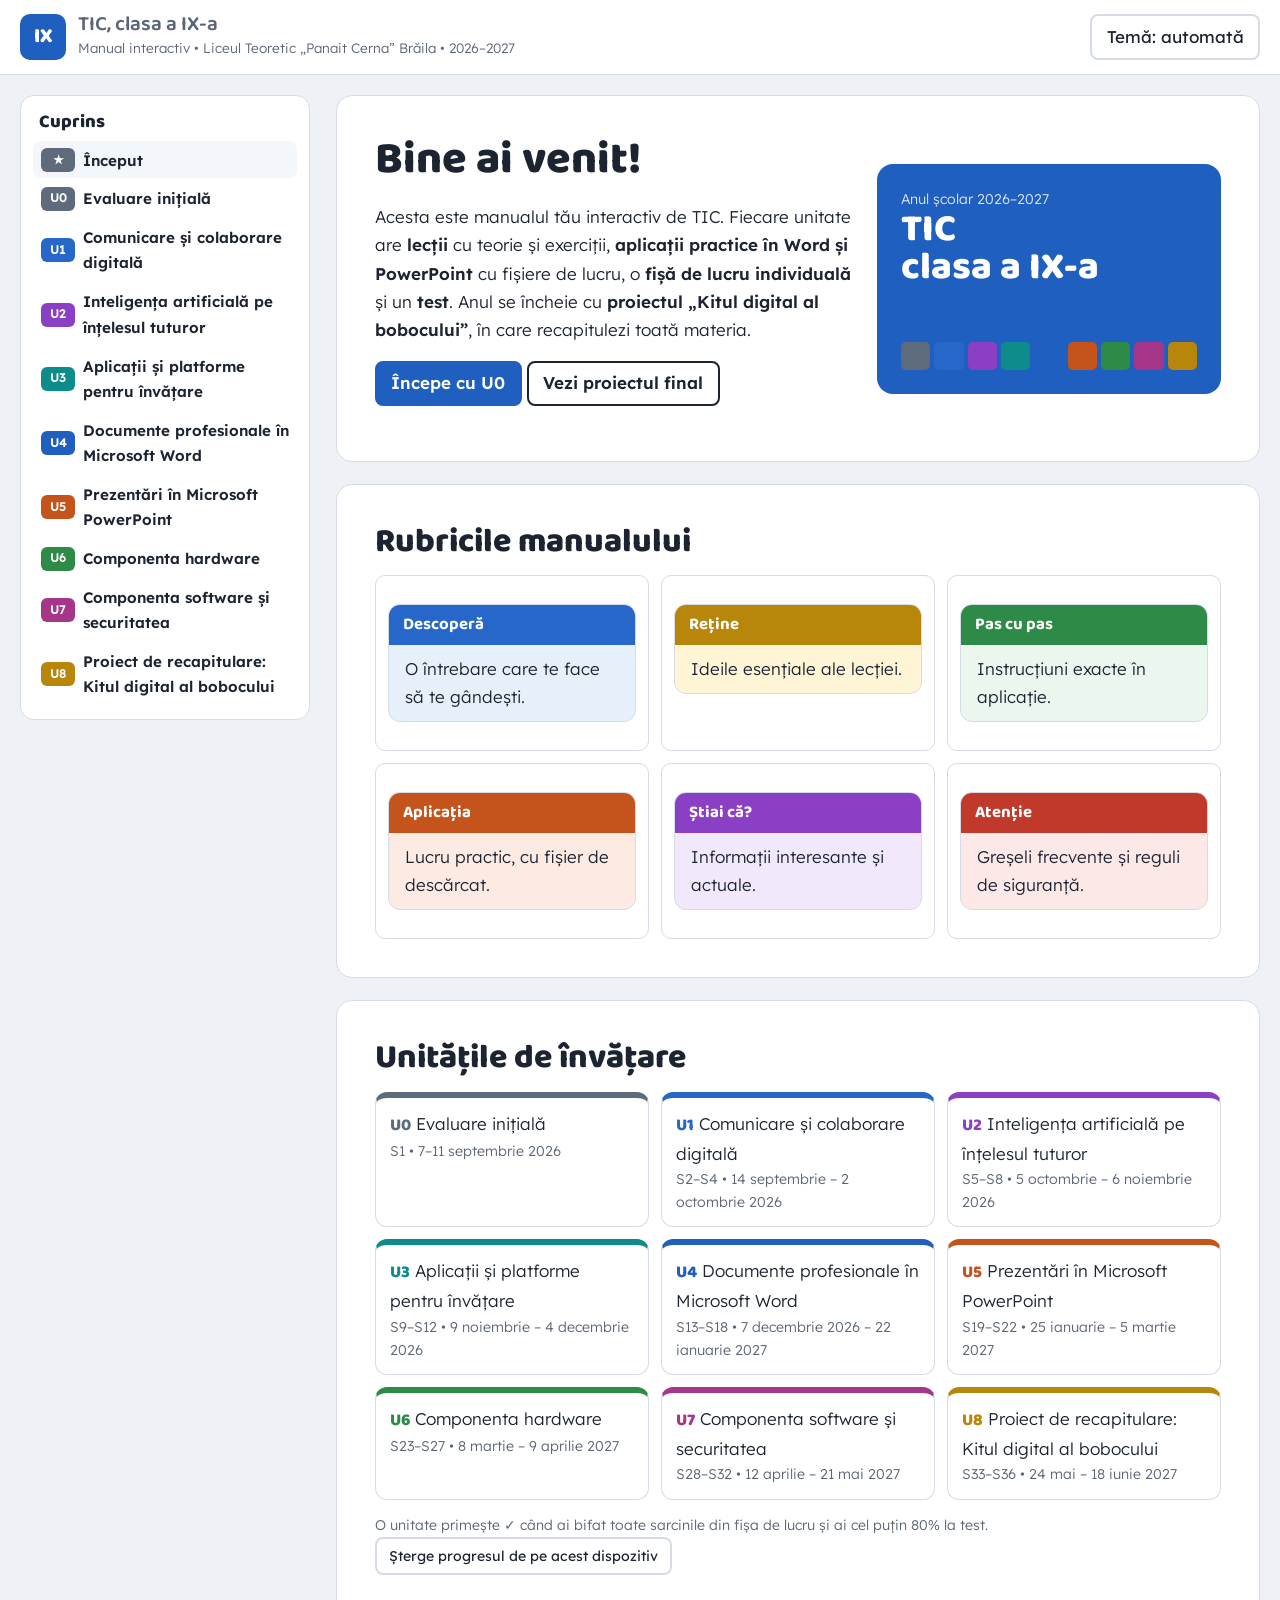
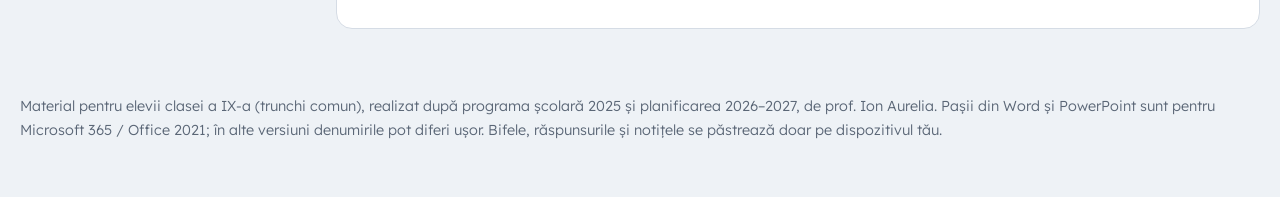
<file: index.html>
<!DOCTYPE html>
<html lang="ro">
<head>
<meta charset="utf-8">
<meta name="viewport" content="width=device-width, initial-scale=1">
<title>TIC, clasa a IX-a – manual interactiv 2026–2027</title>
<link rel="preconnect" href="https://fonts.googleapis.com">
<link rel="preconnect" href="https://fonts.gstatic.com" crossorigin>
<link href="https://fonts.googleapis.com/css2?family=Lexend:wght@300;400;600&family=Baloo+2:wght@600;700;800&display=swap" rel="stylesheet">
<style>
:root{
  --bg:#EEF2F6; --paper:#FFFFFF; --ink:#1B2430; --muted:#5A6676; --line:#D5DCE5; --soft:#F3F6FA;
  --c0:#5E6B7D; --c1:#2667C9; --c2:#8A3FC4; --c3:#0E8C8C; --c4:#1F5FBF; --c5:#C4541B; --c6:#2E8B47; --c7:#A6368A; --c8:#B8860B;
  --word:#185ABD; --ppt:#C43E1C;
  --ok:#1E8C4E; --bad:#C0392B; --warn:#B7791F; --focus:#F2B705;
  --b-desc:#E6F0FB; --b-ret:#FFF4D6; --b-pas:#EAF6EE; --b-apl:#FDEBE3; --b-stiai:#F1E9FB; --b-att:#FDE8E8;
  --f-body:"Lexend","Segoe UI",Arial,sans-serif; --f-head:"Baloo 2","Segoe UI",Arial,sans-serif;
}
@media (prefers-color-scheme: dark){ :root:not([data-theme="light"]){
  --bg:#111722; --paper:#1A2230; --ink:#E6EBF2; --muted:#A5B0C0; --line:#2E3A4D; --soft:#222C3C;
  --c0:#9AA6B8; --c1:#6FA2F2; --c2:#BF8AF0; --c3:#4FC9C9; --c4:#6F9EF0; --c5:#F08A5D; --c6:#5CC77C; --c7:#E47CCB; --c8:#E3B341;
  --word:#6F9EF0; --ppt:#F08A5D; --ok:#5CC77C; --bad:#F07565; --warn:#E3B341;
  --b-desc:#1D2B40; --b-ret:#35301C; --b-pas:#1C3326; --b-apl:#3A2620; --b-stiai:#2C2240; --b-att:#3E2226; }}
:root[data-theme="dark"]{
  --bg:#111722; --paper:#1A2230; --ink:#E6EBF2; --muted:#A5B0C0; --line:#2E3A4D; --soft:#222C3C;
  --c0:#9AA6B8; --c1:#6FA2F2; --c2:#BF8AF0; --c3:#4FC9C9; --c4:#6F9EF0; --c5:#F08A5D; --c6:#5CC77C; --c7:#E47CCB; --c8:#E3B341;
  --word:#6F9EF0; --ppt:#F08A5D; --ok:#5CC77C; --bad:#F07565; --warn:#E3B341;
  --b-desc:#1D2B40; --b-ret:#35301C; --b-pas:#1C3326; --b-apl:#3A2620; --b-stiai:#2C2240; --b-att:#3E2226; }
*{box-sizing:border-box}
body{margin:0;background:var(--bg);color:var(--ink);font-family:var(--f-body);font-weight:300;font-size:17px;line-height:1.65}
b,strong,th,label{font-weight:600}
h1,h2,h3,h4{font-family:var(--f-head);line-height:1.15;margin:0 0 .4em}
h1{font-size:clamp(1.9rem,4vw,2.8rem);font-weight:800}
h2{font-size:clamp(1.5rem,3vw,2.1rem);font-weight:800}
h3{font-size:1.35rem;margin-top:1.3em;font-weight:700}
h4{font-size:1.1rem;margin-top:1em}
a{color:var(--uc,var(--c1))}
:focus-visible{outline:3px solid var(--focus);outline-offset:2px}
@media (prefers-reduced-motion: reduce){*{transition:none!important}}
button,.btn{font:inherit;font-weight:600;cursor:pointer;border:2px solid var(--ink);background:var(--paper);color:var(--ink);border-radius:8px;padding:.4em .85em;text-decoration:none;display:inline-block}
button:hover,.btn:hover{background:var(--soft)}
button.primary{background:var(--uc,var(--c1));border-color:var(--uc,var(--c1));color:#fff}
button.ghost{border-color:var(--line);font-weight:400;text-align:left}
input,select,textarea{font:inherit;font-weight:300;color:var(--ink);background:var(--paper);border:1.5px solid var(--line);border-radius:8px;padding:.35em .6em;max-width:100%}
textarea{width:100%;min-height:80px}
kbd{font-family:Consolas,"Courier New",monospace;font-size:.85em;border:1px solid var(--line);border-bottom-width:3px;border-radius:5px;padding:.05em .4em;background:var(--soft);white-space:nowrap}
.mono{font-family:Consolas,"Courier New",monospace;font-size:.92em}
.small{font-size:.88rem;color:var(--muted)}
.menu{font-weight:600;color:var(--ink);background:var(--soft);border-radius:5px;padding:0 .3em;white-space:nowrap}
.menu .ro{font-weight:300;color:var(--muted)}

/* layout */
.top{background:var(--paper);border-bottom:1px solid var(--line)}
.top .in{max-width:1320px;margin:0 auto;padding:14px 20px;display:flex;align-items:center;gap:14px;justify-content:space-between;flex-wrap:wrap}
.brand{display:flex;align-items:center;gap:12px;text-decoration:none;color:var(--ink)}
.brand .logo{width:46px;height:46px;border-radius:10px;background:var(--c4);color:#fff;display:grid;place-items:center;font-family:var(--f-head);font-weight:800;font-size:1.3rem}
.brand b{font-family:var(--f-head);font-size:1.3rem;display:block;line-height:1.1}
.brand span{font-size:.85rem;color:var(--muted)}
.layout{max-width:1320px;margin:0 auto;padding:20px;display:grid;grid-template-columns:290px 1fr;gap:26px}
@media (max-width:900px){.layout{grid-template-columns:1fr}.side{position:static!important;max-height:none!important}}
.side{position:sticky;top:12px;align-self:start;max-height:calc(100vh - 24px);overflow:auto;background:var(--paper);border:1px solid var(--line);border-radius:14px;padding:12px}
.side h2{font-size:1.15rem;margin:4px 6px 8px}
.toc{list-style:none;margin:0;padding:0}
.toc>li{margin:2px 0}
.toc .u{display:flex;gap:8px;align-items:center;padding:6px 8px;border-radius:8px;text-decoration:none;color:var(--ink);font-weight:600;font-size:.95rem}
.toc .u i{flex:none;width:34px;height:24px;border-radius:6px;background:var(--k);color:#fff;font-style:normal;font-size:.78rem;display:grid;place-items:center;font-weight:600}
.toc .u.done i::after{content:" ✓"}
.toc .u:hover,.toc .u.cur{background:var(--soft)}
.toc ol{margin:0 0 6px 50px;padding:0;font-size:.88rem;list-style:none}
.toc ol a{color:var(--muted);text-decoration:none;display:block;padding:2px 4px;border-radius:4px}
.toc ol a:hover,.toc ol a.cur{color:var(--ink);background:var(--soft)}
.toc details summary{list-style:none;cursor:pointer}
.toc details summary::-webkit-details-marker{display:none}
.main{min-width:0}
.page{background:var(--paper);border:1px solid var(--line);border-radius:16px;padding:clamp(18px,3vw,38px);margin-bottom:22px}
.page p,.page li{max-width:78ch}
.chap{border-radius:16px;padding:22px clamp(18px,3vw,34px);color:#fff;background:var(--uc);margin-bottom:18px}
.chap .k{font-size:.9rem;opacity:.92}
.chap h2{color:#fff;margin:.1em 0 .2em}
.chap p{margin:0;max-width:70ch}
.lesson-list{display:grid;gap:10px;margin:14px 0}
.lesson-list a{display:flex;gap:14px;align-items:center;border:1px solid var(--line);border-radius:12px;padding:12px 14px;text-decoration:none;color:var(--ink)}
.lesson-list a:hover{border-color:var(--uc)}
.lesson-list .n{font-family:var(--f-head);font-weight:800;font-size:1.4rem;color:var(--uc);min-width:2.2em}
.pager{display:flex;justify-content:space-between;gap:10px;flex-wrap:wrap}
.crumb{font-size:.9rem;color:var(--muted);margin-bottom:6px}
.crumb a{color:var(--muted)}

/* rubric boxes */
.box{border-radius:12px;margin:18px 0;overflow:hidden;border:1px solid var(--line)}
.box-t{font-family:var(--f-head);font-weight:700;font-size:1.05rem;padding:6px 14px;color:#fff}
.box-b{padding:10px 16px}
.box-b>*:first-child{margin-top:0}.box-b>*:last-child{margin-bottom:0}
.box.descopera{background:var(--b-desc)}.box.descopera .box-t{background:var(--c1)}
.box.retine{background:var(--b-ret)}.box.retine .box-t{background:var(--c8)}
.box.pas{background:var(--b-pas)}.box.pas .box-t{background:var(--c6)}
.box.aplica{background:var(--b-apl)}.box.aplica .box-t{background:var(--c5)}
.box.stiai{background:var(--b-stiai)}.box.stiai .box-t{background:var(--c2)}
.box.atentie{background:var(--b-att)}.box.atentie .box-t{background:var(--bad)}
.box ol{padding-left:1.3em}.box li{margin:.25em 0}
.dl{border-color:var(--uc,var(--c4));color:var(--uc,var(--c4))}
.tablewrap{overflow-x:auto;margin:12px 0}
table{border-collapse:collapse;width:100%;min-width:480px;font-size:.95rem}
th,td{border:1px solid var(--line);padding:7px 10px;text-align:left;vertical-align:top}
th{background:var(--soft)}
.steps6{display:flex;flex-wrap:wrap;gap:6px;margin:10px 0}
.steps6 span{background:var(--soft);border-radius:99px;padding:.2em .8em;font-weight:600;font-size:.92rem}
.steps6 span:not(:last-child)::after{content:" →";color:var(--muted)}
.flow{display:flex;flex-wrap:wrap;gap:8px;align-items:center;margin:10px 0}
.flow span{border:1px solid var(--line);border-radius:10px;padding:6px 12px;text-align:center;background:var(--soft);font-size:.93rem}
.flow span:nth-child(even){border:none;background:none;color:var(--muted)}

/* labs */
.lab{border:2px dashed var(--uc,var(--c1));border-radius:14px;padding:14px 18px;margin:20px 0}
.lab>h4{margin-top:0;display:flex;gap:8px;align-items:center}
.lab>h4::before{content:"Exersează";font-family:var(--f-body);font-size:.72rem;font-weight:600;background:var(--uc,var(--c1));color:#fff;border-radius:99px;padding:.15em .6em}
.lab .task{color:var(--muted);margin-top:-.2em}
.row{display:flex;gap:8px;flex-wrap:wrap;align-items:center;margin:6px 0}
.qrow{margin:10px 0;padding-bottom:8px;border-bottom:1px dashed var(--line)}
.qrow p{margin:.2em 0}
.fb{margin-top:8px;padding:8px 12px;border-radius:8px;display:none}
.fb.show{display:block}
.fb.ok{background:color-mix(in srgb,var(--ok) 15%,transparent);border-left:4px solid var(--ok)}
.fb.bad{background:color-mix(in srgb,var(--bad) 14%,transparent);border-left:4px solid var(--bad)}
.fb.info{background:var(--soft);border-left:4px solid var(--uc,var(--c1))}
.chip{display:inline-block;padding:.05em .5em;border-radius:99px;background:var(--soft);font-size:.8rem}
.chipbox{font-weight:300;border:1px solid var(--line);border-radius:10px;padding:4px 10px;display:inline-flex;gap:6px;align-items:center}
.pp{display:grid;gap:6px}
.rb{display:block;font-weight:300;padding:3px 0}
.ribbon{border-radius:10px;overflow:hidden;border:1px solid var(--line);margin:8px 0}
.ribbon .rb-top{color:#fff;font-weight:600;padding:4px 12px;font-size:.9rem}
.rw .rb-top{background:var(--word)}.rp .rb-top{background:var(--ppt)}
.rb-tabs{display:flex;flex-wrap:wrap;background:var(--soft)}
.rb-tabs button{border:none;border-radius:0;background:none;padding:6px 12px;font-weight:600;font-size:.92rem;display:flex;flex-direction:column;align-items:center;line-height:1.2}
.rb-tabs button small{font-weight:300;color:var(--muted);font-size:.72rem}
.rb-tabs button:hover{background:var(--paper)}
.rq{font-size:1.08rem}
.bar{height:12px;background:var(--soft);border-radius:6px;overflow:hidden;margin:8px 0}
.bar>i{display:block;height:100%;background:var(--ok);width:0;transition:width .3s}
canvas{background:var(--soft);border-radius:8px;border:1px solid var(--line);max-width:100%}
.mail{border:1px solid var(--line);border-radius:8px;padding:12px 14px;background:var(--soft);max-width:72ch}
.mail .hl{cursor:pointer;border-bottom:2px dotted var(--muted)}
.mail .hl.found{background:color-mix(in srgb,var(--bad) 25%,transparent);border-bottom-color:var(--bad)}
.probs div{display:grid;grid-template-columns:150px 1fr 90px;gap:8px;align-items:center;margin:4px 0;font-size:.93rem}
.probs i{display:block;height:14px;background:var(--uc,var(--c6));border-radius:3px}
.term{background:#0E1424;color:#D8F3DC;font-family:Consolas,"Courier New",monospace;border-radius:8px;padding:12px;min-height:200px;max-height:320px;overflow-y:auto;font-size:.9rem;white-space:pre-wrap}
.term input{background:transparent;border:none;color:#D8F3DC;font-family:inherit;width:70%;padding:0}
.term input:focus{outline:none}
.swatch{border-radius:8px;padding:16px;font-size:1.1rem;border:1px solid var(--line);max-width:440px}
.docprev{border:1px solid var(--line);border-radius:8px;padding:10px 14px;background:var(--soft)}
.docprev .h1{font-family:var(--f-head);font-size:1.25rem;font-weight:800}
.docprev .h2{font-family:var(--f-head);font-size:1.05rem;font-weight:700;padding-left:12px}
.cards3{display:grid;grid-template-columns:repeat(auto-fit,minmax(240px,1fr));gap:12px}
.cards3>div{border:1px solid var(--line);border-radius:10px;padding:10px 12px}
/* quiz */
.qz fieldset{border:1px solid var(--line);border-radius:10px;margin:0 0 12px;padding:8px 14px}
.qz legend{font-weight:600;padding:0 6px}
.qz label{display:block;font-weight:300;padding:3px 6px;border-radius:5px;cursor:pointer}
.qz label.right{background:color-mix(in srgb,var(--ok) 20%,transparent)}
.qz label.wrong{background:color-mix(in srgb,var(--bad) 20%,transparent)}
.qz .ex{display:none;color:var(--muted);font-size:.92rem;margin:4px 6px 0}
.qz.done .ex{display:block}
/* worksheet */
.ws{border:2px solid var(--uc);border-radius:14px;overflow:hidden}
.ws-h{background:var(--uc);color:#fff;padding:12px 18px}
.ws-h h2{color:#fff;margin:0;font-size:1.5rem}
.ws-b{padding:14px 18px}
.ws-line{display:flex;gap:10px;flex-wrap:wrap;margin:6px 0 12px}
.ws-line label{font-weight:300}
.tasks{list-style:none;padding:0;margin:0}
.tasks li{display:flex;gap:10px;align-items:flex-start;padding:7px 0;border-bottom:1px dashed var(--line);max-width:none}
.tasks input{margin-top:.4em;transform:scale(1.25);flex:none}
.tasks label{font-weight:300}
.lvl{display:grid;grid-template-columns:repeat(3,1fr);gap:10px;margin:10px 0}
@media (max-width:700px){.lvl{grid-template-columns:1fr}}
.lvl div{border:1px solid var(--line);border-radius:10px;padding:8px 12px;font-size:.93rem}
.lvl b{display:block;font-family:var(--f-head)}
.exq{margin:10px 0}
.exq input{width:100%;max-width:520px}
.home-hero{display:grid;grid-template-columns:1.4fr 1fr;gap:20px;align-items:center}
@media (max-width:800px){.home-hero{grid-template-columns:1fr}}
.cover{border-radius:16px;background:var(--c4);color:#fff;padding:24px;min-height:230px;display:flex;flex-direction:column;justify-content:space-between}
.cover .big{font-family:var(--f-head);font-size:2.4rem;font-weight:800;line-height:1}
.cover .mods{display:grid;grid-template-columns:repeat(9,1fr);gap:4px}
.cover .mods i{height:28px;border-radius:5px;background:var(--k)}
.ucards{display:grid;grid-template-columns:repeat(auto-fill,minmax(250px,1fr));gap:12px;margin-top:14px}
.ucards a{display:block;border:1px solid var(--line);border-top:6px solid var(--k);border-radius:12px;padding:12px 14px;text-decoration:none;color:var(--ink);background:var(--paper)}
.ucards a:hover{background:var(--soft)}
.ucards .c{font-family:var(--f-head);font-weight:800;color:var(--k)}
.ucards small{color:var(--muted);display:block}
.bd{margin:18px 0;border:1px solid var(--line);border-radius:14px;overflow:hidden;background:var(--soft);max-width:640px}
.bd-t{font-family:var(--f-head);font-weight:700;font-size:1.05rem;padding:6px 14px;color:#fff;background:var(--uc,var(--c2))}
.bd a{display:block}.bd img{display:block;width:100%;height:auto}
.bd figcaption{padding:8px 14px;font-size:.9rem;color:var(--muted)}
footer{max-width:1320px;margin:0 auto;padding:10px 20px 40px;color:var(--muted);font-size:.9rem}
.theme-t{border-color:var(--line);font-weight:400}
</style>
</head>
<body>
<header class="top"><div class="in">
  <a class="brand" href="#acasa"><span class="logo">IX</span><span><b>TIC, clasa a IX-a</b><span>Manual interactiv • Liceul Teoretic „Panait Cerna” Brăila • 2026–2027</span></span></a>
  <button class="theme-t" id="themeBtn">Temă: automată</button>
</div></header>
<div class="layout">
  <nav class="side" aria-label="Cuprins"><h2>Cuprins</h2><ul class="toc" id="toc"></ul></nav>
  <main class="main" id="app"></main>
</div>
<footer><p>Material pentru elevii clasei a IX-a (trunchi comun), realizat după programa școlară 2025 și planificarea 2026–2027, de prof. Ion Aurelia. Pașii din Word și PowerPoint sunt pentru Microsoft 365 / Office 2021; în alte versiuni denumirile pot diferi ușor. Bifele, răspunsurile și notițele se păstrează doar pe dispozitivul tău.</p></footer>
<script>
const store={get(k,d){try{const v=localStorage.getItem("tic9b:"+k);return v===null?d:JSON.parse(v);}catch(e){return d;}},set(k,v){try{localStorage.setItem("tic9b:"+k,JSON.stringify(v));}catch(e){}}};
const $=(s,r=document)=>r.querySelector(s); const $$=(s,r=document)=>[...r.querySelectorAll(s)];
const esc=s=>String(s).replace(/[&<>"]/g,c=>({"&":"&amp;","<":"&lt;",">":"&gt;",'"':"&quot;"}[c]));
function markDone(id){ const p=store.get("prog",{}); p[id]=Object.assign(p[id]||{},{done:true}); store.set("prog",p); }
(function(){const b=$("#themeBtn");const m=["auto","light","dark"],n={auto:"automată",light:"luminoasă",dark:"întunecată"};let t=store.get("theme","auto");
 const ap=()=>{if(t==="auto")document.documentElement.removeAttribute("data-theme");else document.documentElement.setAttribute("data-theme",t);b.textContent="Temă: "+n[t];};
 b.onclick=()=>{t=m[(m.indexOf(t)+1)%3];store.set("theme",t);ap();};ap();})();
const FILES={"U4_Ghid_de_reparat.docx": "[base64]/cRkITI19ezF2KzUN8YLLOTOc+TI5rLefZmIf4MNoUfJFVXMGqG07Yi/5W/Ny88i3m/UrTIriRBhGF1h8gkHygcg9CRH0AEaFyjrA2OmsN4pi6XvhlH5XPYhlXa+ETz34pSfbtZL7XbvgrDk6+I+37bpRw7PVBwNIV1aIQMcJQnRUvgeS/[base64]/UwsegHItF/3CitOGjCPvn7S02bz9h86S91WAIrmx/nojdxtS5pB8EVkwh5rYZS2G01WPXFDoO9HgsBQRzbcKg02q30l+J0QKsxZEMuZpxW8DFi2g6AYWdY21i7vDQTIKYm/c+2UT0hDs5kpF0Z4jd2i5g9G7DG9XPITbLAdEl/WxA+VdxhVnmvtkle7l10jsGBiIcg1Z2KpNqGquiYee0AJndN4lZHFVL0N76tjXYM3yOXxXgMsMPs4viKBv5/[base64]/pO0o9jQ1824QIXhs37fOwAdUK702oE1PO7wMYZj3YbAhM4GGoNyuuyj/z3gVbOEoQVEiP4wEiOxpj3ha0dALduYCWvNU0HypbnpzcdZZ9Dm37b82IIW/mg7PnQ3mwLymE4MlY6ITRVYsCCmUHj2fN/HO69OWL7R/tv3xy9OWR7+2x4NDgZsAE7/OfmgABcBpPN70dY6FTGYNlLmLPXOuaqsNUdzZXV7ujM7Xe7Jx2czD4XLNnZWrRk1vZVSx4hv3zETkEbcFKwv//49zFXXDo2BKP433/8i/1mri5kxDcYV3jm9UehI24Ysnt7Ez92Vjb2/4xZv4shH9kM383/cPW0KebWPtja33l62wrdzqIVsravWuE3qYBxiTWcQgpFnEXErzVFUuMw+htG3HLGKU5xBtYBu/yPEpB4h87lFUgGDjUmU1o22QBlp2OTqQwZnsh/9+7qgln8h0faSIpQ55IAWGJw2BFQZ4InxZeflewjXghscnVh4fqjk0yqtBa5/[base64]/WdFkPex1J59+i0fAsmxIRZLETtsFqAWmNu+KLlXlp2tu8wf97miwaqSiNYak1Kg+tEX3+CyEd+TdcaXQ8kCOKRRsFTkelJjUwbzNNeDnXjaSxB7mW/260fRLfvpgO+qCW/SLqvGhFjLagw5RhJRS8LsbgmWUWyQV1EE9tw4kIyrJ89xskwDZWzq4vrT9i3gVEx4Ya7tGPGBVfot81aXMWoifZC6mVRs91j0isJpM53HpuKP4vZ12b4EWZ4jhXkRJZ5sHZYTbvWmE+3aLlfnt0x6e5ykz4+GpwevHr9Yv9on13/NXx1dHi4pkMVjK7/ypR+TfzrUmNhSNEqooIuwULDeIw0MYYkzH9ASQWy+kDHGHAobaIk81iG6DFYLE1QmQ3RMBjrqDLJasFaoZPnh7T+ScBYrXj006TOGyX0sEV/[base64]/K3RUJngkPHqwRpfEtIDBH70xLfUxUQjyyjGI609YSEGZQEit4Lk8mmVnktteXRRbW6SfQqAlcVcX/qfRMd/F3Cdy4g3VpZyFGNrQDdY8rCULbrDQv6lzry6axE/[base64]/z99c4dzdpfcOE4fMmbbniiQJQPUwvR0c82Syj1PKYkUsT70CSmZbLcYc4TcoNQRoqRhBoR0KFYu/4wTejesqDiyx8Ta0NNfhiE3SzgGEnBYdmDyEJefHcw4VSBAPu4oq1OyGmIkSB8+IwXwJBXSvRAtTU2TR080j6F3Vk8kr8F6Y4F5h2Za87Pi5wuufF7Wyol0nKrg24XyBkqaUSS1A8FvPNolsS4jmWro4uGI9SrdNkQqJvpcIm85c1/YjLEohLIhJpMTmtIcTd1+Su/X4/zx93av26Pf2VsTOHhtnOHSZXNOJi84hTenEzx3a6tFpxo5mbrqcKSd03F1HMG41jsFHtL67rTS24y1drXDiXfpYau43Usfn54lkB6FWjw3MiRIqeBYOjGlyFnwpJhaULzsF1T/3eHZfwFQSwMECgAAAAgAa5gwXbTnJbLjAgAAoxAAAA8AAAB3b3JkL3N0eWxlcy54bWzlVltP2zAY/StR3iGXpgUqCtoKFUjThhhoz67jNBaOndkOpfz62YmdlqahhQYmbW/9Ljk+57vUPj1/yojziLjAjI7c4NB3HUQhizGdjdz7u8nBsesICWgMCKNo5C6QcM/PTudDIRcECSeDw+sZZRxMiYrOg8iZB33XUahUDDM4clMp86HnCZiiDIhDliOqggnjGZDK5DMvA/yhyA8gy3Ig8RQTLBde6PsDC8N3QWFJgiG6YLDIEJXl9x5HRCEyKlKcC4s23wVtzniccwaREKoSGanwMoBpDRNEDaAMQ84ES+ShEmMYlVDq88Avf2VkCdB/[base64]/icM5J7kB63kB58wau8l/1NyRmcN6sbdIe9phVXOz3vJfsNC3tSRdc466izD27gvObbTgKmCgxLxlw1XMU4wfWh2vI5sOt1cpjXFCaOySizwDceMqyeMzT05MRGa4hj9ShG9V1itg+D3B72xuZgK69SPkOre3V7wzUonjEnKJLpFCeLqhde82hOT4fA6pSvpAmX4CscxolsqoR6i8gvBs/o0Uag2CMhxLvfZDav+Tk15u3Cpo9uGTc+E9a/CjlXZ969Dbl5FOYD6/2Y+BInqpJoKLUcdjfRVUxu3hX50g0IyUxzzeeNtFfobriy/i3mqpa9X1SY4OsNZVmfncWordGfD9pHluaTx69uGqoR/cdmM9o27ZmW/[base64]/bAUkS5IRUeCZYJ6RThiZwYiPSsEHpdnYuhcITqAGBdo7ksYpObMerHI3H/TJBamk3xu4iZ7Cgd45OYBt28Zt3qOh/5R8zV/f+1EjqbtNccC0FLzw0tdAn9dSIAHIgmGW+ZIMScdwC8w3loaplzF6aTS631ioJeu5U9ptu2bOz8NZlhLEw55+6EgzBaIkf7MOt7CV3Ulp2hNDWR43dHCDQGGy4rCHU/KZPz4tZphmSTaKkkmUjhbppEjyIsviLB9/d61dOc5SdWziv9a7yYX1JKF959e/jP4CUEsDBAoAAAAIAGuYMF0eKelacAIAAGQMAAASAAAAd29yZC9udW1iZXJpbmcueG1szZdLbtswEIavInDvUHLkB4QoQdsghYu+gKYHoCXaJsIXSEqKz9BFd+22Z+tJOpQs+VEgsGUE8Ma0ODPf/BQ5Q+jm7lnwoKTGMiVTFF2FKKAyUzmTyxR9f3wYTFFgHZE54UrSFK2pRXe3N1UiCzGnBtwCkSWzpVSGzDk4VFEcVNEoqHQUowDo0iaVzlK0ck4nGNtsRQWxV4JlRlm1cFeZElgtFiyjuFImx8MwCut/2qiMWgs53hFZEtvixP80pakE40IZQRw8miUWxDwVegB0TRybM87cGtjhuMWoFBVGJhvEoBPkQ5JG0GZoI8wxeZuQe5UVgkpXZ8SGctCgpF0xvV1GXxoYVy2kfGkRpeDbLYji8/bg3pAKhi3wGPl5EyR4o/xlYhQesSMe0UUcI2E/Z6tEECa3iXu9mp2XG41OAwwPAXp53ua8N6rQWxo7jzaTTx3LF/0JrM0m7y7Nnifm24poinzLIXPrDMnc50IEe0+zHFoX8m0nMRS6lfGTTXd6s3DUvDWUPKUorCmi4I59pCXlj2tNAVQSDgrXc8PyT97GvQ1h78tLDg4MBh9dJ3BQhlDLJfUpvU+dr8VETRw0xwfRTc4LzqnriI/0uTP9/f2zm/+QtbOcLjbu+qvxA5M52Px0iiZDryRZEbmsm/T1OPS+eOOMa9ah+Oh1xP84VXwUxz3UD19F/a8/p6ofRuMe6q8v5OAMp9Me6uMLOTkgtof60YWcnPi6T9WOL+TkjMI+VTu5FPWTPlU7vRD14/i4qsV7N+JGVVD/NtfjwQ06yw8WAZQv8CEAtyDdufO6Je/[base64]/lW6i6PNZyOSbGhObXXA8dhKIjN65kch4zurmmkd0XSeGfFR0zX0p48jGXH1BLAwQKAAAACABrmDBdoI6OpZoBAAA4CAAAEwAAAFtDb250ZW50X1R5cGVzXS54bWy1VstOwzAQ/JUoV9S4cEAIteXA4wgc4ANce5MaYq9lbwr8Pev0IQWaUqC5ZT0zOxPvRsrk6t3W2RJCNOim+WkxzjNwCrVx1TR/frobXeRXs8nTh4eYMdXFab4g8pdCRLUAK2OBHhwjJQYrictQCS/Vq6xAnI3H50KhI3A0otQjn01uoJRNTdn16jy1nubGJr53VZ7dvvPxKk6qxV7Fi4eupD34teYnydz6jiLV+xWVKTuKVO9XxGV1wvfYUfFZr0p6XxsliYli6fSXOYzWMygC1C0nLoyP3wwYjQc5fBWm+o/JsCyNAo2qsSwpcF42kdmg77hJxwQ1UXttD7yhwWj4j88bBu0DKoiRl9vWxRax0rjVzTzKQPfScm+R6GJLWb/[base64]/SaRtoZkImLfb2RgQP4PLxw8drupdfig2jOCYNx7KCAsny4GjS8OhvhwsUkgwNZmFCDTsKdG1zjxwwJodSZIBEw5xSqJUSO6M3UuZMuYwcvUl5xknxODqLV7arR0rqVFVnZVdJ7A/hx8HXq7f0Lzmw/byTZ7+H7Kn2DVBLAwQKAAAACABrmDBd4vyd2pMAAADmAAAAEAAAAGRvY1Byb3BzL2FwcC54bWydzkEKwjAQheGrhOxtqguR0rQbce2iug/JtA00MyETS3t7I4IHcPn44eO1/RYWsUJiT6jlsaqlALTkPE5aPobb4SIFZ4POLISg5Q4s+669J4qQsgcWBUDWcs45NkqxnSEYrkrGUkZKweQy06RoHL2FK9lXAMzqVNdnBVsGdOAO8QfKr9is+V/Ukf384+ewx+Kp7g1QSwMECgAAAAgAa5gwXZyJyZHOAQAArQYAABIAAAB3b3JkL2Zvb3Rub3Rlcy54bWzVlM1O4zAQx18l8r11UgFaRU05gEDcEN19AOM4jYXtsWwnoW+/k8RNuiyqCj1xib9mfvOfmdjr23etklY4L8EUJFumJBGGQynNriB/fj8sfpHEB2ZKpsCIguyFJ7ebdZdXAMFAED5BgvF5Z3lB6hBsTqnntdDML7XkDjxUYclBU6gqyQXtwJV0lWbpMLMOuPAew90x0zJPIk7/TwMrDB5W4DQLuHQ7qpl7a+wC6ZYF+SqVDHtkpzcHDBSkcSaPiMUkqHfJR0FxOHi4c+KOLvfAGy1MGCJSJxRqAONraec0vkvDw/oAaU8l0WpFphZkV5f14N6xDocZeI78cnTSalR+mpilZ3SkR0we50j4N+ZBiWbSzIG/VZqj4mbXXwOsPgLs7rLmPDpo7EyTl9GezNvE6i/2F1ixycep+cvEbGtm8QZqnj/tDDj2qlARtizBqif9b02On5yky8PeooUXljkWwBHckmVBFtlgaIfPs+sHbxnHCGjAqiDwdqe9sZJ9zqurafHS9CFZE4DQzZpO7uMnzrdhr/roLVMFeYhqXkQlHL6ZIjpG42o+jvsTbpI9HdBBM529Pk2XgwnSNMMrs/2YevoTMv80g1NVOFr4zV9QSwMECgAAAAgAa5gwXdJ3/LdtAAAAewAAAB0AAAB3b3JkL19yZWxzL2Zvb3Rub3Rlcy54bWwucmVsc02MQQ4CIQxFr0K6d4oujDHDzG4OYPQADVYgDoVQYjy+LF3+vPf+vH7zbj7cNBVxcJwsGBZfnkmCg8d9O1xgXeYb79SHoTFVNSMRdRB7r1dE9ZEz6VQqyyCv0jL1MVvASv5NgfFk7Rnb/wfg8gNQSwMECgAAAAgAa5gwXT9Kjo3BAQAAkgYAABEAAAB3b3JkL2VuZG5vdGVzLnhtbM2U227jIBCGX8XiPsGOutXKitOLHla9q5rdB6AYx6jAIMD25u13fAjOtlWUNje9MaeZb/6ZMaxv/[base64]/HJ20GpWfJmbpGR3pEdHjHAn/xzwo0UyaOfCXSnNU3OzH5wCrtwC7u6w5vxw0dqbJy2iP5jWyjPgUa2rycWr+MjHbmlm8gZrnjzsDjr0oVIQtS7DqSf9bk6MXJ+nysLdo4IVljgVwBLdkWZBFNtjZ4fPk+sFbxjEAGrAqCLzcaW+sZJ/y6iounps+ImsCELpZ0+g+fqb5NuxVH71lqiD3o5hnUQmH76OY/CZbEU+n7QiLouMBHRTT6PRRqhxMkKYZHpjt27TT75/1h/pPVGCe+80/UEsDBAoAAAAIAGuYMF3Sd/y3bQAAAHsAAAAcAAAAd29yZC9fcmVscy9lbmRub3Rlcy54bWwucmVsc02MQQ4CIQxFr0K6d4oujDHDzG4OYPQADVYgDoVQYjy+LF3+vPf+vH7zbj7cNBVxcJwsGBZfnkmCg8d9O1xgXeYb79SHoTFVNSMRdRB7r1dE9ZEz6VQqyyCv0jL1MVvASv5NgfFk7Rnb/wfg8gNQSwMECgAAAAgAa5gwXU2fysqhAQAAcwUAABEAAAB3b3JkL3NldHRpbmdzLnhtbKWU3W7bMAyFX8XQfSK7WIvBqFt0K9b1YthFtwdgJdkWIlGCJNvL24+O47g/QJE0V5JB8TtHpMXr23/WZL0KUTusWLHOWaZQOKmxqdjfPz9WX1kWE6AE41BVbKsiu725HsqoUqJDMSMAxnLwomJtSr7kPIpWWYhrq0Vw0dVpLZzlrq61UHxwQfKLvMh3Ox+cUDES6DtgD5HtcfY9zXmFFKxdsJDoMzTcQth0fkV0D0k/a6PTltj51YxxFesClnvE6mBoTCknQ/tlzgjH6E4p9050VmHaKfKgDHlwGFvtl2t8lkbBdob0H12it4YdWlB8Oa8H9wEGWhbgMfbllGTN5PxjYpEf0ZERccg4xsJrzdmJBY2L8KdK86K4xeVpgIu3AN+c15yH4Dq/0PR5tEfcHFjjuz6BtW/yy6vF88w8teDpBVpRPjboAjwbckQty6jq2fhbs3HiSB29ge03EJuGaoFyl8bHkOoV3qH8LeVPBZKmWTaUPZiK1WCiYrsz05RYdk/TAJtPFpeMtgiWpF8NlF9OqjHUhRNKPkryRZMv8/LmP1BLAwQKAAAACABrmDBdi4Y5xMUBAADGCAAAEQAAAHdvcmQvY29tbWVudHMueG1spdTdcuIgGAbgW3E4V5JYUzfTtCed7fR42wuggMI0/Ayg0btfUiVJl51OgkfqJN+Tl9fAw9NJNIsjNZYrWYN8lYEFlVgRLvc1eH/7vdyChXVIEtQoSWtwphY8PT60FVZCUOnswgPSVvhUA+acriC0mFGB7EpwbJRVO7fy90K123FMITGo9TYssvwOYoaMoyfQG/lsZAN/wW0MFQlQnsEij6n1bKqEXaoIukuCfKpI2qRJ/1lcmSYVsXSfJq1jaZsmRa+TwBGkNJX+4k4ZgZz/afZQIPN50EsPa+T4B2+4O3szKwODuPxMSOSnekGsyWzhHgpFaLMmQVE1OBhZXeeX/XwXvbrMXz/ChJmy/svIs8KHbjt/rRwa2vgulLSMa9vXmar5iywgx58WcRRNuK/V+cTt0ipDur6yr2/aKEyt9R0+X6ocwCnxr/2L5pL8ZzHPJvwjHdFPTInw/ZkhifBv4fDgpGpG5eYTD5AAFBFQYjrxwA/G9mpAPOzQzuETt0Zwyt7hZOSkhRkBljjCZilF6BV2s8ghhiwbi3ReqE3PncWoI72/bSO8GHXQg8Zv016HY62V8xaYlf+2ru1tYf4wpCmAj38BUEsDBAoAAAAIAGuYMF3Sd/y3bQAAAHsAAAAcAAAAd29yZC9fcmVscy9jb21tZW50cy54bWwucmVsc02MQQ4CIQxFr0K6d4oujDHDzG4OYPQADVYgDoVQYjy+LF3+vPf+vH7zbj7cNBVxcJwsGBZfnkmCg8d9O1xgXeYb79SHoTFVNSMRdRB7r1dE9ZEz6VQqyyCv0jL1MVvASv5NgfFk7Rnb/wfg8gNQSwMECgAAAAgAa5gwXWPtXtYdAQAAQwMAABIAAAB3b3JkL2ZvbnRUYWJsZS54bWyd0d1uwiAUB/BXIdwrtZmNaazeLEt2vz0AArVEDqfh4NS3H622a+KN3RUQ8v/lfGz3V3DsxwSy6Cu+WmacGa9QW3+s+PfXx2LDGUXptXToTcVvhvh+t72UNfpILKU9laAq3sTYlkKQagxIWmJrfPqsMYCM6RmOAmQ4nduFQmhltAfrbLyJPMsK/mDCKwrWtVXmHdUZjI99XgTjkoieGtvSoF1e0S4YdBtQGaLUMbi7B9L6kVm9PUFgVUDCOi5TM4+KeirFV1l/A/cHrOcB+RNQKHOdZ2wehkjJqWP1PKcYHasnzv+KmQCko25mKfkwV9FlZZSNpGYqmnlFrUfuBt2MQJWfR49BHlyS0tZZWhzrYXafXHew+zLY0AIXu19QSwMECgAAAAgAa5gwXdJ3/LdtAAAAewAAAB0AAAB3b3JkL19yZWxzL2ZvbnRUYWJsZS54bWwucmVsc02MQQ4CIQxFr0K6d4oujDHDzG4OYPQADVYgDoVQYjy+LF3+vPf+vH7zbj7cNBVxcJwsGBZfnkmCg8d9O1xgXeYb79SHoTFVNSMRdRB7r1dE9ZEz6VQqyyCv0jL1MVvASv5NgfFk7Rnb/[base64]/LdtAAAAewAAAB0AAAAAAAAAAAAAAAAAFxgAAHdvcmQvX3JlbHMvZm9vdG5vdGVzLnhtbC5yZWxzUEsBAhQACgAAAAgAa5gwXT9Kjo3BAQAAkgYAABEAAAAAAAAAAAAAAAAAvxgAAHdvcmQvZW5kbm90ZXMueG1sUEsBAhQACgAAAAgAa5gwXdJ3/LdtAAAAewAAABwAAAAAAAAAAAAAAAAArxoAAHdvcmQvX3JlbHMvZW5kbm90ZXMueG1sLnJlbHNQSwECFAAKAAAACABrmDBdTZ/[base64]", "U4_Invitatie_model.docx": "[base64]/cRkITI19ezF2KzUN8YLLOTOc+TI5rLefZmIf4MNoUfJFVXMGqG07Yi/5W/Ny88i3m/UrTIriRBhGF1h8gkHygcg9CRH0AEaFyjrA2OmsN4pi6XvhlH5XPYhlXa+ETz34pSfbtZL7XbvgrDk6+I+37bpRw7PVBwNIV1aIQMcJQnRUvgeS/Keuog8X19cvS67Hg9mDj3f8JThLOYjbkhCdtYSW0jOcpRzEXUkIwPYPw6zkEO6LZgGI4t3TNJyUHMKqJIK25ruVIMxKDuGhbBqQGrWfIE3DSZohxMVf33wBUEsDBAoAAAAIAGuYMF2/VLHf1QQAAAUZAAARAAAAd29yZC9kb2N1bWVudC54bWztmdFOGzkUhl/FmuvAzIQQ0qhQ0ZRWkSiL2rBaCVWV4znJuB3bI9uTBK6q5Sm6q92LPkBfAi54jj7JHmcymUCiahJ2pUWtEOOxHX8+5/fxsQNPn01EQkagDVdy3wu3A4+AZCricrjvnfVebrU8YiyVEU2UhH3vAoz37ODpuB0plgmQlgjW7g6l0rSfYP84bJBxuEvGadjwCMKlaY9Ttu/F1qZt3zcsBkHNtuBMK6MGdpsp4avBgDPwx0pHfj0Ig+lbqhUDY9CSDpUjagqcWKapFCR2DpQW1GJVD31B9ccs3UJ6Si3v84TbC2QHzQKj9r1My/YMsTU3yA1p5wbNimKErjJvPuTFTJ3pjL6GBG1Q0sQ8Ld3YlIadcQEZfc+JkUjKJQgbD1uDF5qOsSiBVcyP8kEiyS3/PjEMKqyIQ8xHVDHh7pyFJYJyWU68kTQL4oa76wHq9wHp8GGL80qrLC1p/GG0rvw4Z7k9vwZrtsiLrpmHGfM2pul8B7JJNdgs7hyv4bOYaguTkhGuDdn1n/[base64]/aWS1jiEYRwzeIcmvK+5hy3M3KkCNfbQcHqnMT6UZmHUdPJ+/uyYaWkuC1PqLW/W0jF32/y5OdaJNnUMJUs1GNAj8A6OUZ0sIT1QGixn5Nunv0+ppNySDmhJv336izzXN1c8oY5lc2Lu8iMRbUGmxgqZGpVk6iTUUEJJ97etzYWo5nKPCzDkBMbkjRJUFq6vaC4lWNE5k+J+z78nyWONh7ubiKlE6bnnR3u7z5v3NWqs0KhRTaPuya/d3uHtH92jn0HzsKB5XOnireX4heXmikSKComlT/ImwBYhswTIea/[base64]//ub695MX7/[base64]/GyjEbiPaj6MbVntK2uVKOsJDBZ6Y6CRC4e9YDrNQCm7UB1mdloNiulOMtG7SGFaixR7pXnkkFzCKbcMDd5pFktUuOYX39/98j8YB/8AUEsDBAoAAAAIAGuYMF205yWy4wIAAKMQAAAPAAAAd29yZC9zdHlsZXMueG1s5VZbT9swGP0rUd4hl6YFKgraChVI04YYaM+u4zQWjp3ZDqX8+tmJnZamoYUGJm1v/[base64]/URr7r6pEqRNGT3OT/[base64]/UoRvVdYrYPg9we9sbmYCuvUj5Dq3t1e8M1KJ4xJyiS6RQni6oXXvNoTk+HwOqUr6QJl+ArHMaJbKqEeovILwbP6NFGoNgjIcS732Q2r/k5NebtwqaPbhk3PhPWvwo5V2fevQ25eRTmA+v9mPgSJ6qSaCi1HHY30VVMbt4V+dINCMlMc83njbRX6G64sv4t5qqWvV9UmODrDWVZn53FqK3Rnw/aR5bmk8evbhqqEf3HZjPaNu2Zlv3nVVkD/s01bV75eUhPvZM9WW/d318z+Emd/AFBLAwQKAAAAAABrmDBdAAAAAAAAAAAAAAAACQAAAGRvY1Byb3BzL1BLAwQKAAAACABrmDBd/jtaK0QBAACMAgAAEQAAAGRvY1Byb3BzL2NvcmUueG1spZJda8IwFIb/[base64]/2oidTdpjhgWglecgcsGEfjRMsUvRiNHjYOGskqcpF2m2yYD/O48qUE8binHzrRTIGoyN+swx1sZfdcNO+J4Vgdpz+4QaDYujzMeEo+R0/PixmmRVaMk2yS5ONFPimzUVkUaXE3+e6qXTnOUnUs8S/rSUL75tc/iP4CUEsDBAoAAAAIAGuYMF0eKelacAIAAGQMAAASAAAAd29yZC9udW1iZXJpbmcueG1szZdLbtswEIavInDvUHLkB4QoQdsghYu+gKYHoCXaJsIXSEqKz9BFd+22Z+tJOpQs+VEgsGUE8Ma0ODPf/BQ5Q+jm7lnwoKTGMiVTFF2FKKAyUzmTyxR9f3wYTFFgHZE54UrSFK2pRXe3N1UiCzGnBtwCkSWzpVSGzDk4VFEcVNEoqHQUowDo0iaVzlK0ck4nGNtsRQWxV4JlRlm1cFeZElgtFiyjuFImx8MwCut/2qiMWgs53hFZEtvixP80pakE40IZQRw8miUWxDwVegB0TRybM87cGtjhuMWoFBVGJhvEoBPkQ5JG0GZoI8wxeZuQe5UVgkpXZ8SGctCgpF0xvV1GXxoYVy2kfGkRpeDbLYji8/bg3pAKhi3wGPl5EyR4o/xlYhQesSMe0UUcI2E/Z6tEECa3iXu9mp2XG41OAwwPAXp53ua8N6rQWxo7jzaTTx3LF/0JrM0m7y7Nnifm24poinzLIXPrDMnc50IEe0+zHFoX8m0nMRS6lfGTTXd6s3DUvDWUPKUorCmi4I59pCXlj2tNAVQSDgrXc8PyT97GvQ1h78tLDg4MBh9dJ3BQhlDLJfUpvU+dr8VETRw0xwfRTc4LzqnriI/0uTP9/f2zm/+QtbOcLjbu+qvxA5M52Px0iiZDryRZEbmsm/T1OPS+eOOMa9ah+Oh1xP84VXwUxz3UD19F/a8/p6ofRuMe6q8v5OAMp9Me6uMLOTkgtof60YWcnPi6T9WOL+TkjMI+VTu5FPWTPlU7vRD14/i4qsV7N+JGVVD/NtfjwQ06yw8WAZQv8CEAtyDdufO6Je/[base64]/lW6i6PNZyOSbGhObXXA8dhKIjN65kch4zurmmkd0XSeGfFR0zX0p48jGXH1BLAwQKAAAACABrmDBdoI6OpZoBAAA4CAAAEwAAAFtDb250ZW50X1R5cGVzXS54bWy1VstOwzAQ/JUoV9S4cEAIteXA4wgc4ANce5MaYq9lbwr8Pev0IQWaUqC5ZT0zOxPvRsrk6t3W2RJCNOim+WkxzjNwCrVx1TR/frobXeRXs8nTh4eYMdXFab4g8pdCRLUAK2OBHhwjJQYrictQCS/Vq6xAnI3H50KhI3A0otQjn01uoJRNTdn16jy1nubGJr53VZ7dvvPxKk6qxV7Fi4eupD34teYnydz6jiLV+xWVKTuKVO9XxGV1wvfYUfFZr0p6XxsliYli6fSXOYzWMygC1C0nLoyP3wwYjQc5fBWm+o/JsCyNAo2qsSwpcF42kdmg77hJxwQ1UXttD7yhwWj4j88bBu0DKoiRl9vWxRax0rjVzTzKQPfScm+R6GJLWb/[base64]/SaRtoZkImLfb2RgQP4PLxw8drupdfig2jOCYNx7KCAsny4GjS8OhvhwsUkgwNZmFCDTsKdG1zjxwwJodSZIBEw5xSqJUSO6M3UuZMuYwcvUl5xknxODqLV7arR0rqVFVnZVdJ7A/hx8HXq7f0Lzmw/byTZ7+H7Kn2DVBLAwQKAAAACABrmDBd4vyd2pMAAADmAAAAEAAAAGRvY1Byb3BzL2FwcC54bWydzkEKwjAQheGrhOxtqguR0rQbce2iug/JtA00MyETS3t7I4IHcPn44eO1/RYWsUJiT6jlsaqlALTkPE5aPobb4SIFZ4POLISg5Q4s+669J4qQsgcWBUDWcs45NkqxnSEYrkrGUkZKweQy06RoHL2FK9lXAMzqVNdnBVsGdOAO8QfKr9is+V/Ukf384+ewx+Kp7g1QSwMECgAAAAgAa5gwXZyJyZHOAQAArQYAABIAAAB3b3JkL2Zvb3Rub3Rlcy54bWzVlM1O4zAQx18l8r11UgFaRU05gEDcEN19AOM4jYXtsWwnoW+/k8RNuiyqCj1xib9mfvOfmdjr23etklY4L8EUJFumJBGGQynNriB/fj8sfpHEB2ZKpsCIguyFJ7ebdZdXAMFAED5BgvF5Z3lB6hBsTqnntdDML7XkDjxUYclBU6gqyQXtwJV0lWbpMLMOuPAew90x0zJPIk7/TwMrDB5W4DQLuHQ7qpl7a+wC6ZYF+SqVDHtkpzcHDBSkcSaPiMUkqHfJR0FxOHi4c+KOLvfAGy1MGCJSJxRqAONraec0vkvDw/oAaU8l0WpFphZkV5f14N6xDocZeI78cnTSalR+mpilZ3SkR0we50j4N+ZBiWbSzIG/VZqj4mbXXwOsPgLs7rLmPDpo7EyTl9GezNvE6i/2F1ixycep+cvEbGtm8QZqnj/tDDj2qlARtizBqif9b02On5yky8PeooUXljkWwBHckmVBFtlgaIfPs+sHbxnHCGjAqiDwdqe9sZJ9zqurafHS9CFZE4DQzZpO7uMnzrdhr/roLVMFeYhqXkQlHL6ZIjpG42o+jvsTbpI9HdBBM529Pk2XgwnSNMMrs/2YevoTMv80g1NVOFr4zV9QSwMECgAAAAgAa5gwXdJ3/LdtAAAAewAAAB0AAAB3b3JkL19yZWxzL2Zvb3Rub3Rlcy54bWwucmVsc02MQQ4CIQxFr0K6d4oujDHDzG4OYPQADVYgDoVQYjy+LF3+vPf+vH7zbj7cNBVxcJwsGBZfnkmCg8d9O1xgXeYb79SHoTFVNSMRdRB7r1dE9ZEz6VQqyyCv0jL1MVvASv5NgfFk7Rnb/wfg8gNQSwMECgAAAAgAa5gwXT9Kjo3BAQAAkgYAABEAAAB3b3JkL2VuZG5vdGVzLnhtbM2U227jIBCGX8XiPsGOutXKitOLHla9q5rdB6AYx6jAIMD25u13fAjOtlWUNje9MaeZb/6ZMaxv/[base64]/HJ20GpWfJmbpGR3pEdHjHAn/xzwo0UyaOfCXSnNU3OzH5wCrtwC7u6w5vxw0dqbJy2iP5jWyjPgUa2rycWr+MjHbmlm8gZrnjzsDjr0oVIQtS7DqSf9bk6MXJ+nysLdo4IVljgVwBLdkWZBFNtjZ4fPk+sFbxjEAGrAqCLzcaW+sZJ/y6iounps+ImsCELpZ0+g+fqb5NuxVH71lqiD3o5hnUQmH76OY/CZbEU+n7QiLouMBHRTT6PRRqhxMkKYZHpjt27TT75/1h/pPVGCe+80/UEsDBAoAAAAIAGuYMF3Sd/y3bQAAAHsAAAAcAAAAd29yZC9fcmVscy9lbmRub3Rlcy54bWwucmVsc02MQQ4CIQxFr0K6d4oujDHDzG4OYPQADVYgDoVQYjy+LF3+vPf+vH7zbj7cNBVxcJwsGBZfnkmCg8d9O1xgXeYb79SHoTFVNSMRdRB7r1dE9ZEz6VQqyyCv0jL1MVvASv5NgfFk7Rnb/wfg8gNQSwMECgAAAAgAa5gwXU2fysqhAQAAcwUAABEAAAB3b3JkL3NldHRpbmdzLnhtbKWU3W7bMAyFX8XQfSK7WIvBqFt0K9b1YthFtwdgJdkWIlGCJNvL24+O47g/QJE0V5JB8TtHpMXr23/WZL0KUTusWLHOWaZQOKmxqdjfPz9WX1kWE6AE41BVbKsiu725HsqoUqJDMSMAxnLwomJtSr7kPIpWWYhrq0Vw0dVpLZzlrq61UHxwQfKLvMh3Ox+cUDES6DtgD5HtcfY9zXmFFKxdsJDoMzTcQth0fkV0D0k/a6PTltj51YxxFesClnvE6mBoTCknQ/tlzgjH6E4p9050VmHaKfKgDHlwGFvtl2t8lkbBdob0H12it4YdWlB8Oa8H9wEGWhbgMfbllGTN5PxjYpEf0ZERccg4xsJrzdmJBY2L8KdK86K4xeVpgIu3AN+c15yH4Dq/0PR5tEfcHFjjuz6BtW/yy6vF88w8teDpBVpRPjboAjwbckQty6jq2fhbs3HiSB29ge03EJuGaoFyl8bHkOoV3qH8LeVPBZKmWTaUPZiK1WCiYrsz05RYdk/TAJtPFpeMtgiWpF8NlF9OqjHUhRNKPkryRZMv8/LmP1BLAwQKAAAACABrmDBdi4Y5xMUBAADGCAAAEQAAAHdvcmQvY29tbWVudHMueG1spdTdcuIgGAbgW3E4V5JYUzfTtCed7fR42wuggMI0/Ayg0btfUiVJl51OgkfqJN+Tl9fAw9NJNIsjNZYrWYN8lYEFlVgRLvc1eH/7vdyChXVIEtQoSWtwphY8PT60FVZCUOnswgPSVvhUA+acriC0mFGB7EpwbJRVO7fy90K123FMITGo9TYssvwOYoaMoyfQG/lsZAN/wW0MFQlQnsEij6n1bKqEXaoIukuCfKpI2qRJ/1lcmSYVsXSfJq1jaZsmRa+TwBGkNJX+4k4ZgZz/afZQIPN50EsPa+T4B2+4O3szKwODuPxMSOSnekGsyWzhHgpFaLMmQVE1OBhZXeeX/XwXvbrMXz/ChJmy/svIs8KHbjt/rRwa2vgulLSMa9vXmar5iywgx58WcRRNuK/V+cTt0ipDur6yr2/aKEyt9R0+X6ocwCnxr/2L5pL8ZzHPJvwjHdFPTInw/ZkhifBv4fDgpGpG5eYTD5AAFBFQYjrxwA/G9mpAPOzQzuETt0Zwyt7hZOSkhRkBljjCZilF6BV2s8ghhiwbi3ReqE3PncWoI72/bSO8GHXQg8Zv016HY62V8xaYlf+2ru1tYf4wpCmAj38BUEsDBAoAAAAIAGuYMF3Sd/y3bQAAAHsAAAAcAAAAd29yZC9fcmVscy9jb21tZW50cy54bWwucmVsc02MQQ4CIQxFr0K6d4oujDHDzG4OYPQADVYgDoVQYjy+LF3+vPf+vH7zbj7cNBVxcJwsGBZfnkmCg8d9O1xgXeYb79SHoTFVNSMRdRB7r1dE9ZEz6VQqyyCv0jL1MVvASv5NgfFk7Rnb/wfg8gNQSwMECgAAAAgAa5gwXWPtXtYdAQAAQwMAABIAAAB3b3JkL2ZvbnRUYWJsZS54bWyd0d1uwiAUB/BXIdwrtZmNaazeLEt2vz0AArVEDqfh4NS3H622a+KN3RUQ8v/lfGz3V3DsxwSy6Cu+WmacGa9QW3+s+PfXx2LDGUXptXToTcVvhvh+t72UNfpILKU9laAq3sTYlkKQagxIWmJrfPqsMYCM6RmOAmQ4nduFQmhltAfrbLyJPMsK/mDCKwrWtVXmHdUZjI99XgTjkoieGtvSoF1e0S4YdBtQGaLUMbi7B9L6kVm9PUFgVUDCOi5TM4+KeirFV1l/A/cHrOcB+RNQKHOdZ2wehkjJqWP1PKcYHasnzv+KmQCko25mKfkwV9FlZZSNpGYqmnlFrUfuBt2MQJWfR49BHlyS0tZZWhzrYXafXHew+zLY0AIXu19QSwMECgAAAAgAa5gwXdJ3/LdtAAAAewAAAB0AAAB3b3JkL19yZWxzL2ZvbnRUYWJsZS54bWwucmVsc02MQQ4CIQxFr0K6d4oujDHDzG4OYPQADVYgDoVQYjy+LF3+vPf+vH7zbj7cNBVxcJwsGBZfnkmCg8d9O1xgXeYb79SHoTFVNSMRdRB7r1dE9ZEz6VQqyyCv0jL1MVvASv5NgfFk7Rnb/[base64]/[base64]/LdtAAAAewAAAB0AAAAAAAAAAAAAAAAAThQAAHdvcmQvX3JlbHMvZm9vdG5vdGVzLnhtbC5yZWxzUEsBAhQACgAAAAgAa5gwXT9Kjo3BAQAAkgYAABEAAAAAAAAAAAAAAAAA9hQAAHdvcmQvZW5kbm90ZXMueG1sUEsBAhQACgAAAAgAa5gwXdJ3/LdtAAAAewAAABwAAAAAAAAAAAAAAAAA5hYAAHdvcmQvX3JlbHMvZW5kbm90ZXMueG1sLnJlbHNQSwECFAAKAAAACABrmDBdTZ/[base64]", "U4_Lista_invitati.xlsx": "UEsDBBQAAAAIAHiYMF1Gx01IlQAAAM0AAAAQAAAAZG9jUHJvcHMvYXBwLnhtbE3PTQvCMAwG4L9SdreZih6kDkQ9ip68zy51hbYpbYT67+0EP255ecgboi6JIia2mEXxLuRtMzLHDUDWI/o+y8qhiqHke64x3YGMsRoPpB8eA8OibdeAhTEMOMzit7Dp1C5GZ3XPlkJ3sjpRJsPiWDQ6sScfq9wcChDneiU+ixNLOZcrBf+LU8sVU57mym/8ZAW/B7oXUEsDBBQAAAAIAHiYMF1ZKzqd8wAAACsCAAARAAAAZG9jUHJvcHMvY29yZS54bWzNkstOwzAQRX8FeZ9MHiiiVpoNVVcgIVEJxM6yp61F/JA9KOnfk5g2BcEHsPTM9Zkz0rTSc+kCPgXnMZDGeDOa3kYu/ZodiTwHiPKIRsR8StipuXfBCJqe4QBeyHdxQKiKogGDJJQgATMw8wuRda2SXAYU5MIZr+SC9x+hTzAlAXs0aClCmZfAunmiP419C1fADCMMJn4VUC3EVP0TmzrAzskx6iU1DEM+1Ck37VDC6+PDc1o30zaSsBKnX1FzOnlcs8vkl/p+s9uyriqqJitWWdnsyhUval5Vb7PrD7+rsHFK7/X/Mr69+2Z8Eexa+HUX3SdQSwMEFAAAAAgAeJgwXZlcnCMQBgAAnCcAABMAAAB4bC90aGVtZS90aGVtZTEueG1s7Vpbc9o4FH7vr9B4Z/ZtC8Y2gba0E3Npdtu0mYTtTh+FEViNbHlkkYR/v0c2EMuWDe2STbqbPAQs6fvORUfn6Dh58+4uYuiGiJTyeGDZL9vWu7cv3uBXMiQRQTAZp6/wwAqlTF61WmkAwzh9yRMSw9yCiwhLeBTL1lzgWxovI9bqtNvdVoRpbKEYR2RgfV4saEDQVFFab18gtOUfM/gVy1SNZaMBE1dBJrmItPL5bMX82t4+Zc/pOh0ygW4wG1ggf85vp+ROWojhVMLEwGpnP1Zrx9HSSICCyX2UBbpJ9qPTFQgyDTs6nVjOdnz2xO2fjMradDRtGuDj8Xg4tsvSi3AcBOBRu57CnfRsv6RBCbSjadBk2PbarpGmqo1TT9P3fd/rm2icCo1bT9Nrd93TjonGrdB4Db7xT4fDronGq9B062kmJ/2ua6TpFmhCRuPrehIVteVA0yAAWHB21szSA5ZeKfp1lBrZHbvdQVzwWO45iRH+xsUE1mnSGZY0RnKdkAUOADfE0UxQfK9BtorgwpLSXJDWzym1UBoImsiB9UeCIcXcr/31l7vJpDN6nX06zmuUf2mrAaftu5vPk/xz6OSfp5PXTULOcLwsCfH7I1thhyduOxNyOhxnQnzP9vaRpSUyz+/5CutOPGcfVpawXc/P5J6MciO73fZYffZPR24j16nAsyLXlEYkRZ/ILbrkETi1SQ0yEz8InYaYalAcAqQJMZahhvi0xqwR4BN9t74IyN+NiPerb5o9V6FYSdqE+BBGGuKcc+Zz0Wz7B6VG0fZVvNyjl1gVAZcY3zSqNSzF1niVwPGtnDwdExLNlAsGQYaXJCYSqTl+TUgT/iul2v6c00DwlC8k+kqRj2mzI6d0Js3oMxrBRq8bdYdo0jx6/gX5nDUKHJEbHQJnG7NGIYRpu/AerySOmq3CEStCPmIZNhpytRaBtnGphGBaEsbReE7StBH8Waw1kz5gyOzNkXXO1pEOEZJeN0I+Ys6LkBG/HoY4SprtonFYBP2eXsNJweiCy2b9uH6G1TNsLI73R9QXSuQPJqc/6TI0B6OaWQm9hFZqn6qHND6oHjIKBfG5Hj7lengKN5bGvFCugnsB/9HaN8Kr+ILAOX8ufc+l77n0PaHStzcjfWfB04tb3kZuW8T7rjHa1zQuKGNXcs3Ix1SvkynYOZ/A7P1oPp7x7frZJISvmlktIxaQS4GzQSS4/IvK8CrECehkWyUJy1TTZTeKEp5CG27pU/VKldflr7kouDxb5OmvoXQ+LM/5PF/ntM0LM0O3ckvqtpS+tSY4SvSxzHBOHssMO2c8kh22d6AdNfv2XXbkI6UwU5dDuBpCvgNtup3cOjiemJG5CtNSkG/D+enFeBriOdkEuX2YV23n2NHR++fBUbCj7zyWHceI8qIh7qGGmM/DQ4d5e1+YZ5XGUDQUbWysJCxGt2C41/EsFOBkYC2gB4OvUQLyUlVgMVvGAyuQonxMjEXocOeXXF/j0ZLj26ZltW6vKXcZbSJSOcJpmBNnq8reZbHBVR3PVVvysL5qPbQVTs/+Wa3InwwRThYLEkhjlBemSqLzGVO+5ytJxFU4v0UzthKXGLzj5sdxTlO4Ena2DwIyubs5qXplMWem8t8tDAksW4hZEuJNXe3V55ucrnoidvqXd8Fg8v1wyUcP5TvnX/RdQ65+9t3j+m6TO0hMnHnFEQF0RQIjlRwGFhcy5FDukpAGEwHNlMlE8AKCZKYcgJj6C73yDLkpFc6tPjl/RSyDhk5e0iUSFIqwDAUhF3Lj7++TaneM1/osgW2EVDJk1RfKQ4nBPTNyQ9hUJfOu2iYLhdviVM27Gr4mYEvDem6dLSf/217UPbQXPUbzo5ngHrOHc5t6uMJFrP9Y1h75Mt85cNs63gNe5hMsQ6R+wX2KioARq2K+uq9P+SWcO7R78YEgm/zW26T23eAMfNSrWqVkKxE/Swd8H5IGY4xb9DRfjxRiraaxrcbaMQx5gFjzDKFmON+HRZoaM9WLrDmNCm9B1UDlP9vUDWj2DTQckQVeMZm2NqPkTgo83P7vDbDCxI7h7Yu/AVBLAwQUAAAACAB4mDBdFHRAGYUCAABRCQAAGAAAAHhsL3dvcmtzaGVldHMvc2hlZXQxLnhtbJ2W227bMAxAf8VwgT7WiXPp1iYB2iTd+rAhaHd5VmwmEaqLR8lL9/ejHNfoCtHA+pJYMg8tHtCSZ0eLT+4A4JNnrYybpwfvq6ssc8UBtHAXtgJDd3YWtfA0xH3mKgRRNpBWWT4YTDMtpEkXs2Zug4uZrb2SBjaYuFprgX9uQdnjPB2mLxMPcn/wYSJbzCqxh0fw36sN0ijrspRSg3HSmgRhN09vhlfraYhvAn5IOLpX10moZGvtUxjcl/N0EBYECgofMgj6+w1LUCokomX8anOm3SMD+Pr6JftdUzvVshUOllb9lKU/zNMPaVLCTtTKP9jjZ2jrmYR8hVWu+U2Op9jhIE2K2nmrW5hWoKU5/Yvn1sNrYMwAeQvkb4GcAUYtMHoD5NySxi0wfgN8YOInbXxTeXYqvfG2El4sZmiPCYZoShYuGvkNTbqkCW3y6JHuSuL84pv0qp5lnlKFiaxosdt+7GutIUIt+6kNgomDq37wrjbUTyICrvvBB2HKf6mMBHWW8s5SziQordDm/CyffLyOWeKwT0BvLrgipnbJQTcmVuGKXZpEetmswJjQNUcNe3SMOh0jVoc2tYo98JZDNrSlMSI45MaUCDLmgiMqtDtwFmmLSAT6qBGO7TMy7oyM39cgHHZvDWeFQ74IjL4CKw7Yyq2S1kMhkF3gmoPzHiuTzsrk//uEQ1a1lh6jRjhkidLRtmBiUjimOqlAaeJdwnGjHh/Tzsf0fV3CYY8+WtySi18riO8hHFBYOvCVBEzOzyajy2s6TgTGtHAJom2SvTqPwscGde5eGpco2FGSwcUlScbTAX4aeFs1e/jWejrwmssDffMAhgC6v7PUxu0gnHrdV9TiL1BLAwQUAAAACAB4mDBdT3+xdWMCAABtCgAADQAAAHhsL3N0eWxlcy54bWzdVtuOmzAQ/RXEB9QhaFGoQh6KFGmltlpp96GvJpjEki/UmFXSr6/HJpDselZq1aeCAuM5PnO3yHawF8GeT4zZ5CyFGqr0ZG3/mZDhcGKSDp90z5RDOm0ktW5pjmToDaPtACQpyHq1KoikXKW7rRrlXtohOehR2SpdpWS37bRaNOs0KNxWKlnySkWV1lTwxnC/l0ouLkG9BsVBC20S60JhVZqBZvgV4CysIMrJjuRKG1CS4CE8m2n7DeBfg9vAhbiPzCl2255ay4zau4XneOU7KJnkl0vvQjsaesnWD+lC8C/npNGmZWZ2k6VX1W4rWGcdwfDjCd5W9wRAa7V0QsvpUSvqY7gyJsGZPTAhnqF3P7o72+cuCU14bKH+CaR6FV1AkxjMhAXYv7UWbN+YXf+V2aTnr9p+GV02yq9/jtqyJ8M6fvbrczf7x6xn/8Q6mfK5KdpdyWZtAjNZpd9h1MViImlGLixX0+rE25apd5Vz5i1t3Fm6s+/2t6yjo7AvM1ili/yNtXyU5bzrCdKadi3yV5iQrJgPhPPFVcvOrK2npTk2Xkyc4LxOFxDeInt/xRGME7A4AhjmB4sA4wQW5ud/ymeD5hMwLLZNFNmgnA3KCawYUvsb8xPnlO6KZ1qWeV4UWEXrOhpBjdWtKOAXt4bFBgzMD3j6s1rj3cYn5OM5wHr60YRgmeKTiGWK1xqQeN2AUZbxbmN+gIF1AZsd8B/3AzMV5+Q5dBWLDTvBOFKWGAKzGJ/RokCqU8Ad7w92SvK8LOMIYPEI8hxD4DTiCBYBxIAhee6/g2++R+T6nSLLH8zdb1BLAwQUAAAACAB4mDBdl4q7HMAAAAATAgAACwAAAF9yZWxzLy5yZWxznZK5bsMwDEB/xdCeMAfQIYgzZfEWBPkBVqIP2BIFikWdv6/apXGQCxl5PTwS3B5pQO04pLaLqRj9EFJpWtW4AUi2JY9pzpFCrtQsHjWH0kBE22NDsFosPkAuGWa3vWQWp3OkV4hc152lPdsvT0FvgK86THFCaUhLMw7wzdJ/MvfzDDVF5UojlVsaeNPl/nbgSdGhIlgWmkXJ06IdpX8dx/[base64]/4YdG7v7mcPWkXn3KNy7+GVbDWlnH5o9QNQSwMEFAAAAAgAeJgwXSQem6KtAAAA+AEAABoAAAB4bC9fcmVscy93b3JrYm9vay54bWwucmVsc7WRPQ6DMAyFrxLlADVQqUMFTF1YKy4QBfMjEhLFrgq3L4UBkDp0YbKeLX/vyU6faBR3bqC28yRGawbKZMvs7wCkW7SKLs7jME9qF6ziWYYGvNK9ahCSKLpB2DNknu6Zopw8/kN0dd1pfDj9sjjwDzC8XeipRWQpShUa5EzCaLY2wVLiy0yWoqgyGYoqlnBaIOLJIG1pVn2wT06053kXN/dFrs3jCa7fDHB4dP4BUEsDBBQAAAAIAHiYMF1lkHmSGQEAAM8DAAATAAAAW0NvbnRlbnRfVHlwZXNdLnhtbK2TTU7DMBCFrxJlWyUuLFigphtgC11wAWNPGqv+k2da0tszTtpKoBIVhU2seN68z56XrN6PEbDonfXYlB1RfBQCVQdOYh0ieK60ITlJ/Jq2Ikq1k1sQ98vlg1DBE3iqKHuU69UztHJvqXjpeRtN8E2ZwGJZPI3CzGpKGaM1ShLXxcHrH5TqRKi5c9BgZyIuWFCKq4Rc+R1w6ns7QEpGQ7GRiV6lY5XorUA6WsB62uLKGUPbGgU6qL3jlhpjAqmxAyBn69F0MU0mnjCMz7vZ/MFmCsjKTQoRObEEf8edI8ndVWQjSGSmr3ghsvXs+0FOW4O+kc3j/QxpN+SBYljmz/h7xhf/G87xEcLuvz+xvNZOGn/mi+E/[base64]", "U4_Referat_de_revizuit.docx": "[base64]/cRkITI19ezF2KzUN8YLLOTOc+TI5rLefZmIf4MNoUfJFVXMGqG07Yi/5W/Ny88i3m/UrTIriRBhGF1h8gkHygcg9CRH0AEaFyjrA2OmsN4pi6XvhlH5XPYhlXa+ETz34pSfbtZL7XbvgrDk6+I+37bpRw7PVBwNIV1aIQMcJQnRUvgeS/Keuog8X19cvS67Hg9mDj3f8JThLOYjbkhCdtYSW0jOcpRzEXUkIwPYPw6zkEO6LZgGI4t3TNJyUHMKqJIK25ruVIMxKDuGhbBqQGrWfIE3DSZohxMVf33wBUEsDBAoAAAAIAGuYMF3htWVXNgQAAAMSAAARAAAAd29yZC9kb2N1bWVudC54bWzlWNtu2zgQ/RVCz4lp2Y7jGnGKImm6edhF0GY/YExREhHewIud5Ot3KFmWExeF7bwskBdRvMzhzJkLRrr6+qwkWXHnhdGLLB8MM8I1M4XQ1SL79/HufJYRH0AXII3mi+yF++zr9dV6XhgWFdeBKDa/r7RxsJS4v84nZJ1fkLXNJxlBcO3na8sWWR2CnVPqWc0V+IESzBlvyjBgRlFTloJxujauoKNhPmzerDOMe4+a3IBege/g1D6asVzjZmmcgoBTV1EF7inac0S3EMRSSBFeEHs47WDMIotOzzcQ51uFksi8VWgzdBLukHtbkdsNO82N1HGJOhjta2F7M05Fw826A1n9yYiVkr0L8snHfHDrYI1DD3iI+kUrpGSr+Z8R8+EBHkkQW4lDVHh7Z6eJAqH7i0+iZofc/OI4gNF7AFt9zDk/nIm2RxMfQ7vXT1uslPNHYG2cvGua/5gyv2qw2wxkz4eBbeIu4U0oq8EF/txj5EeDXNAvdLYPNDoBCA0c5ftQ46OhpjRptQd0YCy/A0Kt9pAODOr3SL8xbnoa0mgf6fI0pPE+0uw0pL1wwkLydAKU6HMM1Lg4GuGSKlNwOe6LYT5l/MD06HJttklWynp7Eo44UJ8OZ7rFEbv6nKbMDoAvQlEfhTLqajNNshCgBl/vIh5XzjBfO7gXhRylxmdpipc02ubx4NLgLTB0DFnPoQwc+4R8NMzo9RXdnmgfm/c7o4NPhz0TWKtvQIqlExmuMP9mysGHb17Am8X6m/Y7UrRRqn3e+Gb0r3hsBXKRjUfZZuXGv12jW3VCoqcxAcmxjnvuVjy7/q65qwQQxyuOr4AtFCSp0Mq2xv3viOhNH032TW/XTjKdcB844ZsdswxCxwAEG2Xio/OcMHCc4Oh4CYzgMiYo0RCiA3lGsIEj4EgpiDd4UPIzsgIdIm6BBeIFyssCzzaIQiN5wrgoiQXVnIti8EnYfwBtohMS2TQykRocaN/0dERGJTQkdpFCFpxgIkDgA/[base64]/jfDIZpqNOVHXop0sTglH9XPJyZ7fmUCSPXQ6ba0pjws60iqGZDrvr/onq8cVyuvkZ88OJIkFidj+IwFDh8bTzfGca7boX2v+/uf4PUEsDBAoAAAAIAGuYMF205yWy4wIAAKMQAAAPAAAAd29yZC9zdHlsZXMueG1s5VZbT9swGP0rUd4hl6YFKgraChVI04YYaM+u4zQWjp3ZDqX8+tmJnZamoYUGJm1v/[base64]/URr7r6pEqRNGT3OT/[base64]/UoRvVdYrYPg9we9sbmYCuvUj5Dq3t1e8M1KJ4xJyiS6RQni6oXXvNoTk+HwOqUr6QJl+ArHMaJbKqEeovILwbP6NFGoNgjIcS732Q2r/k5NebtwqaPbhk3PhPWvwo5V2fevQ25eRTmA+v9mPgSJ6qSaCi1HHY30VVMbt4V+dINCMlMc83njbRX6G64sv4t5qqWvV9UmODrDWVZn53FqK3Rnw/aR5bmk8evbhqqEf3HZjPaNu2Zlv3nVVkD/s01bV75eUhPvZM9WW/d318z+Emd/AFBLAwQKAAAAAABrmDBdAAAAAAAAAAAAAAAACQAAAGRvY1Byb3BzL1BLAwQKAAAACABrmDBd3qTsGDwBAACBAgAAEQAAAGRvY1Byb3BzL2NvcmUueG1spZJda8IwFIb/Ssl9m7RCmaWNsA+vJgymTHYXkqOGNR8kmdV/v7Rqncy7XSbvk4f3nLaeHVSb7MF5aXSD8oygBDQ3Quptg1bLefqAEh+YFqw1Ghp0BI9mtOa24sbBmzMWXJDgk+jRvuK2QbsQbIWx5ztQzGeR0DHcGKdYiEe3xZbxL7YFXBBSYgWBCRYY7oWpHY3orBR8VNpv1w4CwTG0oEAHj/Msx1c2gFP+7oMh+UUqGY4W7qKXcKQPXo5g13VZNxnQ2D/H68Xr+zBqKnW/KQ6I1oJX3AELxtGXFvbJusa/rvr1tcyHRdzzRoJ4PNKVTjVTIGr8N+txB3vZfyOaD8R4rM8jn9wgkli1Og12ST4mT8/LOaIFKcqUTNO8XObTikyqosiKknz21W4cV6k6l/iX9SKhQ/Pb34b+AFBLAwQKAAAACABrmDBdHinpWnACAABkDAAAEgAAAHdvcmQvbnVtYmVyaW5nLnhtbM2XS27bMBCGryJw71By5AeEKEHbIIWLvoCmB6Al2ibCF0hKis/QRXfttmfrSTqULPlRILBlBPDGtDgz3/wUOUPo5u5Z8KCkxjIlUxRdhSigMlM5k8sUfX98GExRYB2ROeFK0hStqUV3tzdVIgsxpwbcApEls6VUhsw5OFRRHFTRKKh0FKMA6NImlc5StHJOJxjbbEUFsVeCZUZZtXBXmRJYLRYso7hSJsfDMArrf9qojFoLOd4RWRLb4sT/[base64]/JtJzEUupXxk013erNw1Lw1lDylKKwpouCOfaQl5Y9rTQFUEg4K13PD8k/exr0NYe/LSw4ODAYfXSdwUIZQyyX1Kb1Pna/FRE0cNMcH0U3OC86p64iP9Lkz/f39s5v/kLWznC427vqr8QOTOdj8dIomQ68kWRG5rJv09Tj0vnjjjGvWofjodcT/OFV8FMc91A9fRf2vP6eqH0bjHuqvL+TgDKfTHurjCzk5ILaH+tGFnJz4uk/Vji/k5IzCPlU7uRT1kz5VO70Q9eP4uKrFezfiRlVQ/zbX48ENOssPFgGUL/[base64]/J8VAYpwRgzYxTTLXbhZP5VuoujzWcjkmxoTm11wPHYSiIzeuZHIeM7q5ppHdF0nhnxUdM19KePIxlx9QSwMECgAAAAgAa5gwXaCOjqWaAQAAOAgAABMAAABbQ29udGVudF9UeXBlc10ueG1stVbLTsMwEPyVKFfUuHBACLXlwOMIHOADXHuTGmKvZW8K/[base64]/PGwbtAyqIkZfb1sUWsdK41c08ykD30nJvkehiS1m/7iA5In3UEHcHWGH/[base64]/[base64]/YrPlf1JH9/OPnsMfiqe4NUEsDBAoAAAAIAGuYMF2cicmRzgEAAK0GAAASAAAAd29yZC9mb290bm90ZXMueG1s1ZTNTuMwEMdfJfK9dVIBWkVNOYBA3BDdfQDjOI2F7bFsJ6Fvv5PETbosqgo9cYm/Zn7zn5nY69t3rZJWOC/BFCRbpiQRhkMpza4gf34/LH6RxAdmSqbAiILshSe3m3WXVwDBQBA+QYLxeWd5QeoQbE6p57XQzC+15A48VGHJQVOoKskF7cCVdJVm6TCzDrjwHsPdMdMyTyJO/08DKwweVuA0C7h0O6qZe2vsAumWBfkqlQx7ZKc3BwwUpHEmj4jFJKh3yUdBcTh4uHPiji73wBstTBgiUicUagDja2nnNL5Lw8P6AGlPJdFqRaYWZFeX9eDesQ6HGXiO/HJ00mpUfpqYpWd0pEdMHudI+DfmQYlm0syBv1Wao+Jm118DrD4C7O6y5jw6aOxMk5fRnszbxOov9hdYscnHqfnLxGxrZvEGap4/7Qw49qpQEbYswaon/W9Njp+cpMvD3qKFF5Y5FsAR3JJlQRbZYGiHz7PrB28ZxwhowKog8HanvbGSfc6rq2nx0vQhWROA0M2aTu7jJ863Ya/66C1TBXmIal5EJRy+mSI6RuNqPo77E26SPR3QQTOdvT5Nl4MJ0jTDK7P9mHr6EzL/NINTVTha+M1fUEsDBAoAAAAIAGuYMF3Sd/y3bQAAAHsAAAAdAAAAd29yZC9fcmVscy9mb290bm90ZXMueG1sLnJlbHNNjEEOAiEMRa9CuneKLowxw8xuDmD0AA1WIA6FUGI8vixd/rz3/rx+824+3DQVcXCcLBgWX55JgoPHfTtcYF3mG+/Uh6ExVTUjEXUQe69XRPWRM+lUKssgr9Iy9TFbwEr+TYHxZO0Z2/8H4PIDUEsDBAoAAAAIAGuYMF0/So6NwQEAAJIGAAARAAAAd29yZC9lbmRub3Rlcy54bWzNlNtu4yAQhl/F4j7BjrrVyorTix5Wvaua3QegGMeowCDA9ubtd3wIzrZVlDY3vTGnmW/+mTGsb/5qlbTCeQmmINkyJYkwHEppdgX58/[base64]/8c8KNFMmjnwl0pzVNzsx+cAq7cAu7usOb8cNHamyctoj+Y1soz4FGtq8nFq/jIx25pZvIGa5487A469KFSELUuw6kn/[base64]/rz3/rx+824+3DQVcXCcLBgWX55JgoPHfTtcYF3mG+/Uh6ExVTUjEXUQe69XRPWRM+lUKssgr9Iy9TFbwEr+TYHxZO0Z2/8H4PIDUEsDBAoAAAAIAGuYMF1Nn8rKoQEAAHMFAAARAAAAd29yZC9zZXR0aW5ncy54bWyllN1u2zAMhV/F0H0iu1iLwahbdCvW9WLYRbcHYCXZFiJRgiTby9uPjuO4P0CRNFeSQfE7R6TF69t/1mS9ClE7rFixzlmmUDipsanY3z8/[base64]/cBBloW4DH25ZRkzeT8Y2KRH9GREXHIOMbCa83ZiQWNi/CnSvOiuMXlaYCLtwDfnNech+A6v9D0ebRH3BxY47s+gbVv8surxfPMPLXg6QVaUT426AI8G3JELcuo6tn4W7Nx4kgdvYHtNxCbhmqBcpfGx5DqFd6h/C3lTwWSplk2lD2YitVgomK7M9OUWHZP0wCbTxaXjLYIlqRfDZRfTqox1IUTSj5K8kWTL/Py5j9QSwMECgAAAAgAa5gwXYuGOcTFAQAAxggAABEAAAB3b3JkL2NvbW1lbnRzLnhtbKXU3XLiIBgG4FtxOFeSWFM307Qnne30eNsLoIDCNPwMoNG7X1IlSZedToJH6iTfk5fXwMPTSTSLIzWWK1mDfJWBBZVYES73NXh/+73cgoV1SBLUKElrcKYWPD0+tBVWQlDp7MID0lb4VAPmnK4gtJhRgexKcGyUVTu38vdCtdtxTCExqPU2LLL8DmKGjKMn0Bv5bGQDf8FtDBUJUJ7BIo+p9WyqhF2qCLpLgnyqSNqkSf9ZXJkmFbF0nyatY2mbJkWvk8ARpDSV/uJOGYGc/2n2UCDzedBLD2vk+AdvuDt7MysDg7j8TEjkp3pBrMls4R4KRWizJkFRNTgYWV3nl/18F726zF8/woSZsv7LyLPCh247f60cGtr4LpS0jGvb15mq+YssIMefFnEUTbiv1fnE7dIqQ7q+sq9v2ihMrfUdPl+qHMAp8a/9i+aS/Gcxzyb8Ix3RT0yJ8P2ZIYnwb+Hw4KRqRuXmEw+QABQRUGI68cAPxvZqQDzs0M7hE7dGcMre4WTkpIUZAZY4wmYpRegVdrPIIYYsG4t0XqhNz53FqCO9v20jvBh10IPGb9Neh2OtlfMWmJX/tq7tbWH+MKQpgI9/AVBLAwQKAAAACABrmDBd0nf8t20AAAB7AAAAHAAAAHdvcmQvX3JlbHMvY29tbWVudHMueG1sLnJlbHNNjEEOAiEMRa9CuneKLowxw8xuDmD0AA1WIA6FUGI8vixd/rz3/rx+824+3DQVcXCcLBgWX55JgoPHfTtcYF3mG+/Uh6ExVTUjEXUQe69XRPWRM+lUKssgr9Iy9TFbwEr+TYHxZO0Z2/8H4PIDUEsDBAoAAAAIAGuYMF1j7V7WHQEAAEMDAAASAAAAd29yZC9mb250VGFibGUueG1sndHdbsIgFAfwVyHcK7WZjWms3ixLdr89AAK1RA6n4eDUtx+ttmvijd0VEPL/5Xxs91dw7McEsugrvlpmnBmvUFt/[base64]/ipkApKNuZin5MFfRZWWUjaRmKpp5Ra1H7gbdjECVn0ePQR5cktLWWVoc62F2n1x3sPsy2NACF7tfUEsDBAoAAAAIAGuYMF3Sd/y3bQAAAHsAAAAdAAAAd29yZC9fcmVscy9mb250VGFibGUueG1sLnJlbHNNjEEOAiEMRa9CuneKLowxw8xuDmD0AA1WIA6FUGI8vixd/rz3/rx+824+3DQVcXCcLBgWX55JgoPHfTtcYF3mG+/Uh6ExVTUjEXUQe69XRPWRM+lUKssgr9Iy9TFbwEr+TYHxZO0Z2/[base64]/J3akwAAAOYAAAAQAAAAAAAAAAAAAAAAAOgQAABkb2NQcm9wcy9hcHAueG1sUEsBAhQACgAAAAgAa5gwXZyJyZHOAQAArQYAABIAAAAAAAAAAAAAAAAAqREAAHdvcmQvZm9vdG5vdGVzLnhtbFBLAQIUAAoAAAAIAGuYMF3Sd/y3bQAAAHsAAAAdAAAAAAAAAAAAAAAAAKcTAAB3b3JkL19yZWxzL2Zvb3Rub3Rlcy54bWwucmVsc1BLAQIUAAoAAAAIAGuYMF0/So6NwQEAAJIGAAARAAAAAAAAAAAAAAAAAE8UAAB3b3JkL2VuZG5vdGVzLnhtbFBLAQIUAAoAAAAIAGuYMF3Sd/[base64]/LdtAAAAewAAABwAAAAAAAAAAAAAAAAAqhoAAHdvcmQvX3JlbHMvY29tbWVudHMueG1sLnJlbHNQSwECFAAKAAAACABrmDBdY+1e1h0BAABDAwAAEgAAAAAAAAAAAAAAAABRGwAAd29yZC9mb250VGFibGUueG1sUEsBAhQACgAAAAgAa5gwXdJ3/LdtAAAAewAAAB0AAAAAAAAAAAAAAAAAnhwAAHdvcmQvX3JlbHMvZm9udFRhYmxlLnhtbC5yZWxzUEsFBgAAAAAWABYAfAUAAEYdAAAAAA==", "U5_Prezentare_de_imbunatatit.pptx": "[base64]/[base64]/[base64]/[base64]/[base64]/[base64]/[base64]/[base64]/Y2PtgAAALYAAAATAAAAcHB0L3RhYmxlU3R5bGVzLnhtbDw/[base64]/[base64]/[base64]/[base64]/[base64]/[base64]/[base64]/[base64]/[base64]/[base64]/[base64]/SowLywEAAMsBAAAqAAAAcHB0L25vdGVzU2xpZGVzL19yZWxzL25vdGVzU2xpZGU0LnhtbC5yZWxzPD94bWwgdmVyc2lvbj0iMS4wIiBlbmNvZGluZz0iVVRGLTgiIHN0YW5kYWxvbmU9InllcyI/[base64]/[base64]/[base64]/[base64]/lEAZcsBAADLAQAAKgAAAHBwdC9ub3Rlc1NsaWRlcy9fcmVscy9ub3Rlc1NsaWRlNS54bWwucmVsczw/[base64]/[base64]/[base64]/[base64]/[base64]/QK/ZM4BAADOAQAAIAAAAHBwdC9zbGlkZXMvX3JlbHMvc2xpZGU3LnhtbC5yZWxzPD94bWwgdmVyc2lvbj0iMS4wIiBlbmNvZGluZz0iVVRGLTgiIHN0YW5kYWxvbmU9InllcyI/[base64]/[base64]/[base64]/[base64]/[base64]/[base64]/[base64]/[base64]/[base64]/[base64]/[base64]/RSRBgAAkQYAACAAAABwcHQvbm90ZXNTbGlkZXMvbm90ZXNTbGlkZTEwLnhtbDw/[base64]/[base64]/[base64]/[base64]/[base64]/[base64]/[base64]/[base64]/[base64]/[base64]/[base64]/[base64]/QAAcHB0L3NsaWRlcy9fcmVscy9zbGlkZTYueG1sLnJlbHNQSwECFAAKAAAAAAB4mDBdE+J6q5AGAACQBgAAHwAAAAAAAAAAAAAAAAAa/[base64]"};
/* ================= CONTENT v2 (stil manual) ================= */
const box = (kind, title, html) => `<div class="box ${kind}"><div class="box-t">${title}</div><div class="box-b">${html}</div></div>`;
const DESC = h => box("descopera","Descoperă",h);
const RET  = h => box("retine","Reține",h);
const STIAI= h => box("stiai","Știai că?",h);
const ATT  = h => box("atentie","Atenție",h);
const PAS  = (t, steps) => box("pas", "Pas cu pas: "+t, "<ol>"+steps.map(s=>`<li>${s}</li>`).join("")+"</ol>");
const APL  = (n, t, steps, fisier) => box("aplica", `Aplicația ${n}: ${t}`, (fisier?`<p>${dl(fisier)}</p>`:"")+"<ol>"+steps.map(s=>`<li>${s}</li>`).join("")+"</ol>");
const LAB  = k => `<div class="lab" data-w="${k}"></div>`;
const K = s => `<kbd>${s}</kbd>`;
const M = (en, ro) => `<span class="menu">${en}${ro?` <span class="ro">(${ro})</span>`:""}</span>`;
const BD = (src, alt, q) => `<figure class="bd"><div class="box-t bd-t">Bandă desenată</div><a href="${src}" target="_blank" rel="noopener" title="Deschide imaginea mare"><img src="${src}" alt="${alt}" loading="lazy"></a>${q?`<figcaption>${q}</figcaption>`:""}</figure>`;
const dl = f => `<button class="dl" data-file="${f}">⬇ Descarcă fișierul de lucru: ${f}</button>`;

const UNITS = [
/* ================================================================ U0 */
{ id:"u0", code:"U0", color:"--c0", name:"Evaluare inițială", weeks:"S1 • 7–11 septembrie 2026",
  intro:"Aflăm împreună ce știi deja din gimnaziu și cât de autonom lucrezi.",
  lessons:[
  { id:"l1", title:"Ce știu deja?", html:`
${DESC(`<p>În clasele V–VIII ai lucrat cu editoare de text, prezentări, foi de calcul, pagini web și internet. Înainte să mergem mai departe, verifică ce îți amintești. Testul nu se notează: îți arată de unde pornești.</p>`)}
<h3>Cum vom lucra la TIC în clasa a IX-a</h3>
<p>În fiecare unitate vei parcurge aceiași pași, de la simplu la complex:</p>
<div class="steps6"><span>Recunosc</span><span>Explic</span><span>Utilizez</span><span>Analizez</span><span>Evaluez</span><span>Creez</span></div>
<p>La sfârșitul fiecărei unități realizezi <b>singur</b> sarcinile din fișa de lucru și le adaugi în <b>portofoliul</b> tău.</p>
${RET(`<ul><li><b>De bază</b> – lucrezi cu ajutor, urmând pași.</li><li><b>Consolidat</b> – lucrezi singur, în situații cunoscute.</li><li><b>Avansat</b> – lucrezi singur și în situații noi.</li></ul>`)}
<h3>Reguli în laboratorul de informatică</h3>
<ul><li>Nu mâncăm și nu bem lângă calculatoare.</li><li>Nu deschidem carcasele și nu scoatem cabluri fără acordul profesorului.</li><li>Anunțăm imediat orice defecțiune.</li><li>Salvăm lucrările în folderul personal, cu nume clar: <span class="mono">Nume_Prenume_U4_ghid_V2.docx</span>.</li><li>Ne deconectăm din conturi la finalul orei.</li></ul>
<h3>Testul inițial</h3>
${LAB("initial")}
<h3>Autoevaluare</h3>
${LAB("selfcheck")}` }],
  sheet:{ title:"Fișa U0 – Cum mă descurc într-o situație digitală?",
   context:"Clasa ta organizează o activitate. Trebuie să anunți colegii, să trimiți un material și să protejezi datele personale.",
   tasks:["Rezolvă testul inițial și notează punctajul.","Completează autoevaluarea și notează nivelul pe fiecare domeniu.","Scrie ce aplicație ai folosi pentru anunț și de ce.","Explică cum ai trimite materialul și cine ar trebui să aibă acces la el.","Scrie două riscuri pentru datele personale și câte o măsură de protecție.","Răspunde: Ce pot face fără ajutor? Unde am nevoie de sprijin?"],
   product:"Răspunsurile tale, într-un document Word salvat în portofoliu.",
   levels:["Răspunzi folosind exemplele din lecție.","Alegi singur instrumentele și explici alegerea.","Compari două variante și îți justifici decizia."]},
  quiz:null },

/* ================================================================ U1 */
{ id:"u1", code:"U1", color:"--c1", name:"Comunicare și colaborare digitală", weeks:"S2–S4 • 14 septembrie – 2 octombrie 2026",
  intro:"Cum comunic politicos, clar și în siguranță pe internet.",
  anim:{ href:"lectii/comunicare/", title:"🎬 Lecția animată: Drumul unui mesaj",
   text:"Derulează și urmărește alegerea canalului, scrierea unui e-mail formal, diferența dintre Cc și Bcc și lucrul într-un document comun. Include laboratoarele „Ce canal aleg?” și „Găsește greșelile”." },
  lessons:[
  { id:"l1", title:"Forme de comunicare digitală", html:`
${DESC(`<p>Gândește-te la ultima zi: cu cine ai comunicat online și prin ce aplicații? Ai scris la fel unui prieten și unui profesor?</p>`)}
<p>Comunicăm digital prin <b>e-mail, chat, forumuri, rețele de socializare, apeluri vocale și video, videoconferințe, site-uri web și buletine informative (newsletter)</b>.</p>
<div class="tablewrap"><table>
<tr><th>Comunicare</th><th>Ce înseamnă</th><th>Exemple</th></tr>
<tr><td><b>sincronă</b></td><td>participanții sunt conectați în același timp</td><td>apel video, videoconferință, chat în timp real</td></tr>
<tr><td><b>asincronă</b></td><td>fiecare răspunde când poate</td><td>e-mail, forum, mesaj pe platforma clasei</td></tr>
<tr><td><b>publică</b></td><td>oricine poate vedea mesajul</td><td>postare publică, site web</td></tr>
<tr><td><b>privată</b></td><td>doar destinatarii aleși</td><td>mesaj direct, grup închis</td></tr>
<tr><td><b>formală</b></td><td>limbaj oficial, politicos</td><td>e-mail către profesor sau secretariat</td></tr>
<tr><td><b>informală</b></td><td>limbaj relaxat</td><td>mesaj către un prieten</td></tr>
</table></div>
${RET(`Alegi canalul în funcție de <b>destinatar</b>, <b>urgență</b> și <b>cât de oficial</b> este mesajul.`)}
${LAB("channels")}
${STIAI(`Tot ce publici online poate fi copiat și salvat de alții, chiar dacă tu ștergi mai târziu postarea. Tot ce publici îți formează <b>amprenta digitală</b>.`)}` },
  { id:"l2", title:"E-mailul profesional și neticheta", html:`
${DESC(`<p>Compară: „<i>salut, nu am inteles tema!!! ms</i>” și „<i>Bună ziua, doamna profesoară, nu am înțeles cerința 3 din tema pentru joi. Ne puteți da un exemplu? Mulțumesc, Ana Popescu, IX B</i>”. Care primește mai repede un răspuns util?</p>`)}
<h3>Structura unui e-mail formal</h3>
<ol><li><b>Subiect</b> scurt și clar: <i>TIC – IX B – întrebare despre tema 3</i></li><li><b>Adresare</b>: <i>Bună ziua, doamna profesoară,</i></li><li><b>Conținut</b>: cine ești, ce dorești, detalii. Paragrafe scurte.</li><li><b>Încheiere</b>: <i>Cu stimă,</i> / <i>Vă mulțumesc,</i></li><li><b>Semnătură</b>: nume, prenume, clasa.</li></ol>
<h3>Neticheta – buna-cuviință pe internet</h3>
<ul><li>NU SCRIE CU MAJUSCULE – înseamnă că strigi.</li><li>Folosește diacriticele și scrie corect.</li><li>Emoticoanele sunt pentru prieteni, nu pentru mesaje oficiale.</li><li>Nu redirecționa mesajele altora fără acordul lor.</li><li>Verifică atașamentul înainte să apeși „Trimite”.</li></ul>
<h3>Câmpurile unui e-mail</h3>
<div class="tablewrap"><table><tr><th>Câmp</th><th>Rol</th></tr>
<tr><td>Către (To)</td><td>destinatarii principali</td></tr><tr><td>Cc</td><td>primesc o copie „pentru informare”; toți văd adresele</td></tr><tr><td>Bcc</td><td>copie ascunsă: destinatarii nu văd cine a mai primit mesajul; protejezi adresele</td></tr></table></div>
${PAS("organizez căsuța de e-mail (Gmail)",["În stânga, apasă <b>Creează o etichetă nouă</b> și numește-o <i>TIC</i>.","Deschide un mesaj de la profesorul de TIC, apasă pictograma <b>Etichete</b> și alege <i>TIC</i>.","Pentru o regulă automată: bara de căutare › <b>Afișează opțiunile de căutare</b> › scrie adresa expeditorului › <b>Creează filtru</b> › <b>Aplică eticheta</b>.","În Outlook, echivalentul etichetelor sunt <b>folderele</b> (clic dreapta pe Inbox › Folder nou) și <b>regulile</b>."])}
${LAB("mailcheck")}` },
  { id:"l3", title:"Siguranța mesajelor", html:`
${DESC(`<p>Ai primit vreodată un mesaj care îți spunea că ai câștigat un telefon? Cum ți-ai dat seama că e o capcană?</p>`)}
<p><b>Phishingul</b> este o capcană prin care cineva încearcă să îți fure parola, datele sau banii printr-un mesaj care pare de încredere.</p>
${ATT(`<b>Semne de alarmă:</b><ul><li>adresa expeditorului nu este a instituției reale;</li><li>te grăbește sau te amenință („contul se închide în 24 de ore”);</li><li>îți cere parola sau codul primit prin SMS;</li><li>linkul duce spre alt site decât pare;</li><li>are atașamente neașteptate (.zip, .exe);</li><li>îți promite premii pe care nu le-ai câștigat.</li></ul>`)}
${LAB("phish")}
${RET(`Dacă ai apăsat pe un link suspect: schimbă parola de pe alt dispozitiv, activează autentificarea în doi pași și anunță un adult. Poți raporta incidentele la Directoratul Național de Securitate Cibernetică (dnsc.ro).`)}` },
  { id:"l4", title:"Colaborare și feedback", html:`
${DESC(`<p>Lucrați la un material comun și cineva îți scrie doar „e urât”. Te ajută?</p>`)}
<p>Un <b>feedback constructiv</b> are trei părți: <b>ce e bine</b> → <b>ce se poate îmbunătăți și cum</b> → <b>o sugestie</b>.<br>Exemplu: <i>„Titlul e clar. Textul alb pe galben se citește greu – încearcă albastru închis. Poți adăuga o imagine cu școala.”</i></p>
<h3>Partajarea resurselor</h3>
<p>Când partajezi un fișier sau un folder, alegi drepturile: <b>Vizualizare</b>, <b>Comentarii</b> sau <b>Editare</b>. Dă doar drepturile necesare. Păstrează o structură clară de foldere și nume de fișiere.</p>
${PAS("creez un formular de feedback (Google Forms)",["Intră în contul școlii › <b>Formulare Google</b> › <b>Formular gol</b>.","Scrie titlul și o scurtă descriere.","Adaugă o întrebare de tip <b>Scară liniară</b> (1–5): <i>Cât de mult ți-a plăcut activitatea?</i>","Adaugă o întrebare <b>Răspuns scurt</b> sau <b>Paragraf</b>: <i>Ce ai schimba?</i>","Bifează <b>Obligatoriu</b> unde e nevoie.","Apasă <b>Trimite</b> › pictograma link › copiază linkul.","Răspunsurile apar în fila <b>Răspunsuri</b>, cu grafice automate. În Microsoft Forms pașii sunt asemănători."])}` }],
  sheet:{ title:"Fișa U1 – Comunicarea pentru expoziția clasei",
   context:"Clasa pregătește o expoziție de fotografie. Tu te ocupi de comunicare.",
   tasks:["Alege canalul potrivit pentru: anunțul către colegi, invitația către directoare, discuția rapidă cu un coleg. Justifică fiecare alegere.","Scrie un e-mail formal de invitație către directoare (V1). Verifică-l în lecția 2.","Îmbunătățește e-mailul (V2) și notează ce ai schimbat.","Găsește cele 5 semne de phishing din lecția 3 și explică fiecare semn.","Creează un formular Google/Microsoft Forms cu 5 întrebări de feedback despre expoziție (o scară 1–5 și o întrebare deschisă).","Scrie două reguli pentru folderul comun al expoziției."],
   product:"E-mailul V1 și V2, linkul formularului, explicațiile și regulile.",
   levels:["Scrii un e-mail corect după model.","Adaptezi singur tonul și argumentezi decizia de siguranță.","Alegi și justifici canalul pentru o situație nouă și propui reguli de colaborare."]},
  quiz:[
   {q:"Care este o formă de comunicare sincronă?", o:["E-mailul","Forumul","Videoconferința","Newsletterul"], a:2, e:"La videoconferință participanții sunt conectați în același timp."},
   {q:"Trimiți un mesaj la 30 de părinți care nu se cunosc. Unde pui adresele?", o:["Către","Cc","Bcc","În text"], a:2, e:"Bcc ascunde adresele destinatarilor."},
   {q:"Ce înseamnă un mesaj scris cu MAJUSCULE?", o:["Politețe","Că strigi","Că e urgent și oficial","Nimic"], a:1, e:"Conform netichetei, majusculele înseamnă ton ridicat."},
   {q:"Care e cel mai sigur semn de phishing?", o:["Mesajul are o poză","Ți se cere parola sau codul primit prin SMS","Mesajul e în română","Mesajul are semnătură"], a:1, e:"Instituțiile reale nu cer parole prin mesaj."},
   {q:"Care feedback este constructiv?", o:["„Nu-mi place.”","„Super!!!”","„Titlul e clar; mărește fontul textului la 14.”","„Refă tot.”"], a:2, e:"Spune ce e bine și propune o îmbunătățire concretă."}]},

/* ================================================================ U2 */
{ id:"u2", code:"U2", color:"--c2", name:"Inteligența artificială pe înțelesul tuturor", weeks:"S5–S8 • 5 octombrie – 6 noiembrie 2026",
  intro:"Ce este IA, cum „învață” și cum o folosim inteligent și corect.",
  anim:{ href:"lectii/ia/", title:"🎬 Lecția animată: Cum „învață” un program",
   text:"Derulează și urmărește exemplele etichetate care antrenează o rețea, o predicție nouă și un chatbot care alege cuvânt cu cuvânt. Include două laboratoare: părtinirea datelor și halucinațiile." },
  reflect:{ href:"lectii/ia/fisa-autoreflectie.html", title:"🪞 Fișa de autoreflecție",
   text:"Lecția 3: Cum întreb un chatbot și cum verific răspunsul. Răspunzi la 6 întrebări și descarci fișa ca PDF." },
  extra:{ href:"lectii/ia/fisa-gemini-notebook.html", title:"📓 Fișa Gemini Notebook: Verificarea informațiilor virale cu AI",
   text:"Activitate în perechi, 50 de minute. Completezi fișa pe site, o descarci în Word și o predai în Google Classroom." },
  lessons:[
  { id:"l1", title:"Ce este inteligența artificială?", html:`
${DESC(`<p>Telefonul îți recunoaște fața. Aplicația de muzică îți propune melodii. E-mailul mută singur reclamele în Spam. Ce au în comun?</p>`)}
${BD("comics/u2-l1.jpg","Bandă desenată: doi elevi descoperă că deblocarea cu fața, recomandările muzicale și filtrul de spam folosesc IA, care găsește tipare în multe exemple.","Citește banda, apoi răspunde: ce au în comun cele trei situații?")}
<p><b>Inteligența artificială (IA)</b> este o ramură a informaticii care creează programe capabile să facă lucruri pe care de obicei le fac oamenii: să recunoască imagini și voci, să traducă, să recomande, să răspundă la întrebări.</p>
<div class="tablewrap"><table><tr><th>Ce face IA</th><th>Exemplu</th></tr>
<tr><td>Recunoaște / clasifică</td><td>filtrul de spam, deblocarea telefonului cu fața</td></tr>
<tr><td>Recomandă</td><td>clipuri, melodii, produse sugerate</td></tr>
<tr><td>Prezice</td><td>prognoza meteo, timpul de sosire în aplicația de hărți</td></tr>
<tr><td>Generează</td><td>chatboți care scriu texte, aplicații care creează imagini</td></tr></table></div>
${RET(`IA nu „gândește” ca un om. Ea găsește <b>tipare</b> (regularități) în foarte multe exemple și le folosește ca să răspundă.`)}
${LAB("isai")}` },
  { id:"l2", title:"Cum „învață” un program?", html:`
${DESC(`<p>Cum ai învățat, când erai mic, să recunoști un măr? Cineva ți-a arătat multe mere: roșii, verzi, mari, mici.</p>`)}
${BD("comics/u2-l2.jpg","Bandă desenată: un robot antrenat doar cu mere roșii nu recunoaște un măr verde; elevii adaugă mai multe exemple etichetate și robotul învață corect.","De ce a greșit robotul la început? Ce au schimbat elevii?")}
<p>La fel „învață” un program de IA: primește <b>multe exemple cu eticheta corectă</b> (de exemplu, poze cu „măr” și poze cu „pară”) și caută singur ce le deosebește. Procesul se numește <b>învățare automată</b> și are câțiva pași:</p>
<ol><li><b>Datele</b> – adunăm exemple.</li><li><b>Etichetarea</b> – spunem ce reprezintă fiecare exemplu.</li><li><b>Antrenarea</b> – programul caută tipare.</li><li><b>Testarea</b> – îl verificăm pe exemple noi.</li></ol>
${LAB("robot")}
${ATT(`Dacă exemplele sunt puține sau prea asemănătoare, programul greșește. Dacă datele favorizează un grup de oameni, și rezultatele vor fi nedrepte. Această eroare se numește <b>părtinire (bias)</b>.`)}
${STIAI(`Poți antrena singur un model simplu, fără să scrii cod, cu <b>Teachable Machine</b> (Google): îi arăți prin cameră câteva exemple din fiecare categorie și apoi îl testezi.`)}` },
  { id:"l3", title:"Cum întreb un chatbot și cum verific răspunsul", html:`
${DESC(`<p>Ai întrebat vreodată un chatbot ceva și ai primit un răspuns greșit, dar spus foarte sigur?</p>`)}
${BD("comics/u2-l3.jpg","Bandă desenată: un chatbot spune că Mercur e cea mai fierbinte planetă; elevii verifică în manualul de astronomie și află că Venus este, datorită efectului de seră.","Ce greșeală a făcut chatbotul și cum au descoperit-o elevii?")}
<p>Un <b>chatbot</b> (de exemplu ChatGPT, Gemini, Copilot) este un program care conversează în scris. Răspunsul lui este construit cuvânt cu cuvânt, pe baza tiparelor din textele cu care a fost antrenat. De aceea:</p>
<ul><li>poate da răspunsuri diferite la aceeași întrebare;</li><li>poate <b>inventa</b> informații care sună adevărat (se numesc <b>halucinații</b>), chiar și surse care nu există.</li></ul>
<h3>Cererea bună (promptul)</h3>
<p>Spune clar: <b>cine</b> să fie (rol), <b>pentru ce</b> (context), <b>ce</b> vrei (sarcină), <b>cum</b> să arate (format).</p>
${LAB("promptpick")}
${LAB("prompt")}
<h3>Verific întotdeauna</h3>
<ol><li>Caută informațiile importante în <b>cel puțin două surse de încredere</b> (manual, site-uri oficiale).</li><li>Verifică dacă sursele date de chatbot există.</li><li>Păstrează doar ce ai verificat și declară că ai folosit IA.</li></ol>
${LAB("factcheck")}` },
  { id:"l4", title:"Folosesc IA corect. Realitatea virtuală și augmentată", html:`
${DESC(`<p>Este corect să predai drept al tău un text scris de un chatbot?</p>`)}
${BD("comics/u2-l4.jpg","Bandă desenată: o elevă îl oprește pe colegul ei să predea un referat scris de chatbot, îi amintește să nu scrie parole, recunoaște un deepfake, apoi colegul vizitează un muzeu în VR.","Găsește în bandă trei reguli pentru folosirea corectă a IA.")}
<h3>Reguli pentru folosirea IA</h3>
<ul><li><b>Nu introduce date personale</b> (ale tale sau ale altora), parole sau fotografii private.</li><li><b>Declară</b> când ai folosit IA și la ce.</li><li><b>Lucrarea trebuie să fie a ta</b>: IA te poate ajuta să îți corectezi textul sau să înțelegi o lecție, nu să îți facă tema.</li><li><b>Imaginile și clipurile false</b> (deepfake) pot păcăli ușor: verifică sursa înainte să distribui.</li><li>IA consumă multă <b>energie</b> în centrele de date: folosește-o când chiar te ajută.</li></ul>
${STIAI(`În Uniunea Europeană există o lege pentru IA: <b>Regulamentul european privind inteligența artificială (AI Act)</b>, adoptat în 2024 și aplicat treptat. Legea interzice unele utilizări periculoase și cere reguli stricte pentru sistemele folosite în educație.`)}
<h3>Tehnologii noi: VR și AR</h3>
<div class="tablewrap"><table><tr><th></th><th>Ce este</th><th>Exemplu</th></tr>
<tr><td><b>Realitate virtuală (VR)</b></td><td>te „muți” complet într-o lume creată de calculator, de obicei cu o cască</td><td>vizită virtuală într-un muzeu</td></tr>
<tr><td><b>Realitate augmentată (AR)</b></td><td>adaugă obiecte digitale peste lumea reală, văzută prin telefon</td><td>vezi cum ar arăta o canapea în camera ta</td></tr>
<tr><td><b>Realitate mixtă (MR)</b></td><td>obiectele digitale stau „fixate” în camera reală și poți interacționa cu ele</td><td>un motor 3D pe care îl rotești cu mâna</td></tr></table></div>
${LAB("xr")}` }],
  sheet:{ title:"Fișa U2 – Un răspuns de la chatbot, verificat de mine",
   context:"Alegi o temă de la biologie, geografie sau fizică despre care vrei să afli mai multe.",
   tasks:["Dă trei exemple de aplicații cu IA pe care le folosești și spune ce fac (recunoaște, recomandă, prezice sau generează).","Rezolvă exercițiul cu robotul din lecția 2 și explică în 2–3 rânduri de ce a greșit la început.","Scrie o întrebare vagă și apoi un prompt complet (rol, context, sarcină, format) pe tema aleasă. Pune ambele întrebări unui chatbot și salvează capturi.","Alege 3 afirmații din răspuns și verifică-le în două surse. Completează un tabel: afirmație / sursă / corect sau greșit.","Scrie 3–4 rânduri despre un avantaj și un risc al IA.","Descrie în câteva rânduri cum ar putea ajuta VR sau AR la o lecție."],
   product:"Un document Word cu capturile, tabelul de verificare și textele tale. Menționează la final cum ai folosit IA.",
   levels:["Folosești chatbotul după model și marchezi ce trebuie verificat.","Verifici singur informațiile și explici de ce IA poate greși.","Scrii prompturi bune, corectezi argumentat răspunsul și aplici verificarea și la alte discipline."]},
  quiz:[
   {q:"Care aplicație folosește inteligență artificială?", o:["Calculatorul de buzunar","Filtrul de spam al e-mailului","Alarma setată la ora 7:00","Lanterna telefonului"], a:1, e:"Filtrul de spam a învățat din multe exemple cum arată mesajele nedorite."},
   {q:"Cum „învață” un program de IA?", o:["Citește manualul","Din multe exemple cu etichete","Singur, fără date","Îl învață utilizatorul prin vorbă"], a:1, e:"Învățarea automată folosește exemple etichetate."},
   {q:"Ce este o „halucinație” a unui chatbot?", o:["O eroare a ecranului","Un răspuns inventat care pare adevărat","Un virus","O imagine VR"], a:1, e:"Chatboții pot inventa informații sau surse."},
   {q:"Ce NU ai voie să scrii într-un chatbot?", o:["O întrebare despre fotosinteză","Parola contului tău","O cerere de exerciții","Un text scris de tine, pentru corectură"], a:1, e:"Parolele și datele personale nu se scriu niciodată acolo."},
   {q:"Vezi prin telefon cum ar arăta un dulap în camera ta. Ce tehnologie este?", o:["VR","AR","E-mail","Forum"], a:1, e:"Realitatea augmentată adaugă obiecte digitale peste lumea reală."}]},

/* ================================================================ U3 */
{ id:"u3", code:"U3", color:"--c3", name:"Aplicații și platforme pentru învățare", weeks:"S9–S12 • 9 noiembrie – 4 decembrie 2026",
  intro:"Cum aleg și folosesc instrumentele care mă ajută să învăț.",
  anim:{ href:"lectii/platforme/", title:"🎬 Lecția animată: Învăț mai inteligent",
   text:"Derulează și urmărește o temă predată pe platformă, parabola din GeoGebra, matricea de decizie și curba uitării. Include laboratoarele „Ca în GeoGebra” și „Matricea de decizie”." },
  lessons:[
  { id:"l1", title:"Platforme, cursuri online și tutoriale", html:`
${DESC(`<p>Unde cauți când nu înțelegi o lecție? Pe ce platformă primești temele?</p>`)}
${BD("comics/u3-l1.jpg","Bandă desenată: un elev care nu înțelege lecția găsește un tutorial pas cu pas și un curs online gratuit (MOOC), apoi își predă tema pe platforma clasei, după ce verifică fișierul atașat.","Ce resurse a folosit elevul ca să înțeleagă lecția? Ce verifică înainte să predea tema?")}
<div class="tablewrap"><table><tr><th>Tip</th><th>La ce folosește</th><th>Exemple</th></tr>
<tr><td>Platforma clasei</td><td>teme, materiale, note, mesaje</td><td>Google Classroom, Microsoft Teams, Moodle</td></tr>
<tr><td>Curs online (MOOC)</td><td>lecții video și teste, la ritmul tău, uneori cu certificat</td><td>Coursera, edX, Cisco Networking Academy</td></tr>
<tr><td>Tutoriale</td><td>explicații pas cu pas</td><td>clipuri video, ghiduri de pe site-urile aplicațiilor</td></tr>
<tr><td>Aplicații interactive</td><td>modifici ceva și vezi imediat efectul</td><td>GeoGebra (matematică), PhET (fizică, chimie)</td></tr>
<tr><td>Exersare</td><td>întrebări, cartonașe, jocuri de învățare</td><td>Kahoot, Wordwall, aplicații de flashcarduri</td></tr></table></div>
${RET(`<b>MOOC</b> vine din engleză: <i>Massive Open Online Course</i> – curs online deschis, cu foarte mulți participanți.`)}
${PAS("predau o temă în Google Classroom",["Deschide clasa › fila <b>Activitate la curs</b> › tema.","Apasă <b>Adaugă sau creează</b> › <b>Fișier</b> și alege documentul tău (sau creează unul nou).","Verifică dacă ai atașat fișierul corect.","Apasă <b>Predă</b> și confirmă. Starea devine „Predată”.","Dacă vrei să modifici, apasă <b>Anulează predarea</b>, corectează și predă din nou."])}` },
  { id:"l2", title:"Învăț cu GeoGebra", html:`
${DESC(`<p>La matematică desenezi graficul unei funcții cu creionul. Dar dacă ai putea vedea cum se schimbă graficul în timp ce modifici un număr?</p>`)}
${BD("comics/u3-l2.jpg","Bandă desenată: doi elevi scriu în GeoGebra funcția f(x) = a*x^2 + b, mișcă glisoarele și observă că b mută parabola în sus, iar a negativ o întoarce; notează parametrul și efectul într-un tabel.","Ce se întâmplă cu parabola când mărești b? Dar când a devine negativ?")}
<p><b>GeoGebra</b> este o aplicație gratuită pentru matematică. În bara de intrare scrii <span class="mono">f(x) = a*x^2 + b</span>; GeoGebra creează automat <b>glisoare</b> pentru <i>a</i> și <i>b</i>. Când miști un glisor, graficul se schimbă imediat.</p>
${LAB("parabola")}
${APL(1,"Explorez o funcție",["Deschide GeoGebra Classic (geogebra.org/classic).","Scrie în bara de intrare <span class='mono'>f(x) = a*x^2 + b</span> și apasă Enter. Acceptă crearea glisoarelor.","Mișcă glisorul <i>b</i>. Ce se întâmplă cu graficul?","Mișcă glisorul <i>a</i>, inclusiv la valori negative. Ce observi?","Scrie observațiile într-un tabel cu două coloane: <i>parametrul</i> și <i>efectul</i>."])}` },
  { id:"l3", title:"Aleg o platformă și îmi fac un plan de învățare", html:`
${DESC(`<p>Două aplicații par la fel de bune. Cum alegi fără să dai cu banul?</p>`)}
${BD("comics/u3-l3.jpg","Bandă desenată: doi elevi aleg între două aplicații cu o matrice de decizie (A are 3,7 puncte, B are 4,2), apoi învață din manual, cer întrebări de verificare și repetă la câteva zile distanță.","Verifică pe tablă: cum s-a obținut scorul 4,2 al aplicației B?")}
<p>Folosești o <b>matrice de decizie</b>: alegi criteriile, dai fiecăruia o importanță (pondere), notezi fiecare variantă și aduni notele înmulțite cu ponderile.</p>
${LAB("matrix")}
<h3>IA ca ajutor la învățat</h3>
<ul><li>Învață întâi din manual, apoi cere chatbotului <b>întrebări de verificare</b>.</li><li>Cere o explicație „pentru un elev de clasa a IX-a” când nu înțelegi.</li><li>Nu îi cere să îți rezolve tema.</li></ul>
${STIAI(`Cercetările arată că îți amintești mai bine dacă <b>te testezi</b> după ce înveți și dacă <b>repeți la câteva zile distanță</b>, decât dacă recitești de multe ori aceeași lecție.`)}` }],
  sheet:{ title:"Fișa U3 – Planul meu de învățare",
   context:"Ai un test peste trei săptămâni la o disciplină la alegere.",
   tasks:["Înscrie-te la un curs online gratuit și parcurge primul modul. Salvează o captură cu progresul.","Rezolvă Aplicația 1 din lecția 2 (GeoGebra) și salvează tabelul cu observații.","Compară două platforme de învățare cu matricea de decizie (cel puțin 4 criterii). Explică rezultatul în 3 rânduri.","Notează platforma clasei de la 1 la 5 pentru claritate, interactivitate și utilitate, cu câte o justificare.","Fă un plan de învățare pe 3 săptămâni, cu cel puțin un video, o aplicație interactivă și întrebări de verificare.","Scrie ce ți-a plăcut și ce ți s-a părut greu la cursul online."],
   product:"Un document Word cu captura, tabelul, matricea, recenzia și planul.",
   levels:["Parcurgi modulul și completezi recenzia după model.","Compari singur platformele și explici alegerea.","Construiești un plan personal și justifici fiecare resursă."]},
  quiz:[
   {q:"Ce este un MOOC?", o:["Un tip de procesor","Un curs online deschis, cu mulți participanți","O rețea socială","Un virus"], a:1, e:"Massive Open Online Course."},
   {q:"În GeoGebra, glisorul…", o:["salvează fișierul","modifică valoarea unui parametru, iar graficul se schimbă","șterge graficul","schimbă limba"], a:1, e:"Glisorul modifică dinamic un parametru."},
   {q:"Ce face parametrul b în f(x) = x² + b?", o:["Întoarce parabola","Mută parabola în sus sau în jos","Nu schimbă nimic","O face dreaptă"], a:1, e:"b translatează graficul pe verticală."},
   {q:"Cum calculezi scorul într-o matrice de decizie?", o:["Aduni doar notele","Aduni notele înmulțite cu ponderile","Alegi nota cea mai mare","Prin tragere la sorți"], a:1, e:"Scor = suma (notă × pondere)."},
   {q:"Cum folosești corect un chatbot la învățat?", o:["Îi ceri să îți facă tema","Îi ceri întrebări de verificare după ce ai învățat","Copiezi răspunsul fără să-l citești","Nu îl verifici"], a:1, e:"Testarea ajută memoria."}]},

/* ================================================================ U4 */
{ id:"u4", code:"U4", color:"--c4", name:"Documente profesionale în Microsoft Word", weeks:"S13–S18 • 7 decembrie 2026 – 22 ianuarie 2027",
  intro:"Stiluri, cuprins automat, revizuire și îmbinarea corespondenței, pas cu pas.",
  anim:{ href:"lectii/word/", title:"🎬 Lecția animată: Ce face Word pentru tine",
   text:"Derulează și urmărește codurile literelor, stilurile, cuprinsul care se actualizează și îmbinarea corespondenței. Include laboratoarele „Cum vede calculatorul textul” și „Îmbinarea corespondenței”." },
  lessons:[
  { id:"l1", title:"Textul în calculator. Diacriticele", html:`
${DESC(`<p>Ai primit vreodată un mesaj în care în loc de „ș” apăreau semne ciudate? De ce se întâmplă?</p>`)}
<p>Calculatorul lucrează doar cu numere. Fiecare literă primește un <b>cod numeric</b>:</p>
<ul><li><b>ASCII</b> – codificare veche, cu <b>128</b> de caractere (litere englezești, cifre, semne). Nu are ă, â, î, ș, ț. Exemplu: „A” = 65.</li><li><b>Unicode</b> – codificare universală, cu caractere din aproape toate limbile lumii, simboluri și emoji. Exemplu: „ș” = U+0219.</li><li><b>UTF-8</b> – modul cel mai folosit de a salva textul Unicode: o literă englezească ocupă 1 octet, o literă românească cu diacritice 2 octeți, un emoji 4 octeți.</li></ul>
${LAB("encode")}
${ATT(`Corect se scrie <b>ș, ț cu virgulă</b>, nu „ş, ţ” cu sedilă. Arată asemănător, dar sunt caractere diferite. Activează în Windows tastatura <b>Română (Standard)</b>: Setări › Oră și limbă › Limbă și regiune › Română › Opțiuni › Adăugați o tastatură.`)}
${STIAI(`În Word poți introduce orice caracter din ${M("Insert","Inserare")} › ${M("Symbol","Simbol")} › ${M("More Symbols","Mai multe simboluri")}.`)}` },
  { id:"l2", title:"Formatarea profesională: stiluri, pagină, coloane", html:`
${DESC(`<p>Deschide un referat în care fiecare titlu a fost mărit și îngroșat „de mână”. Ce se întâmplă dacă vrei să schimbi culoarea tuturor titlurilor?</p>`)}
<p>Un <b>stil</b> este un set de formatări cu nume (font, mărime, culoare, spațiere). Aplici stilul <i>Heading 1 (Titlu 1)</i> tuturor titlurilor principale, iar dacă modifici stilul, se schimbă toate titlurile deodată.</p>
${RET(`Stilurile de titlu creează <b>structura</b> documentului. Fără ele, Word nu poate face cuprinsul automat.`)}
${LAB("ribbonword")}
${PAS("aplic și modific stiluri",[`Selectează titlul sau pune cursorul în el.`,`${M("Home","Pornire")} › grupul ${M("Styles","Stiluri")} › alege <b>Heading 1 (Titlu 1)</b>. Pentru subtitluri alege <b>Heading 2 (Titlu 2)</b>, iar pentru text <b>Normal</b>.`,`Pentru a schimba aspectul: clic dreapta pe stil › ${M("Modify","Modificare")} › alege fontul, mărimea, culoarea › OK. Toate titlurile cu acest stil se schimbă.`,`Deschide ${M("View","Vizualizare")} › bifează ${M("Navigation Pane","Panou de navigare")}: vezi structura documentului.`])}
${PAS("indentări și tabulatori",[`Selectează paragraful › ${M("Home","Pornire")} › săgeata mică din colțul grupului ${M("Paragraph","Paragraf")}.`,`La ${M("Indentation","Indentare")} › ${M("Special","Special")} alege ${M("First line","Primul rând")} (retragere a primului rând) sau ${M("Hanging","Agățat")}. Nu folosi spații pentru retrageri!`,`Pentru tabulatori: apasă ${M("Tabs...","Tabulatori...")}, scrie poziția (de exemplu 15 cm), alege alinierea (${M("Right","Dreapta")}) și ${M("Leader","Caracter de umplere")} cu puncte › ${M("Set","Setare")} › OK.`,`Scrie textul, apasă ${K("Tab")} și scrie numărul paginii: obții „Capitolul 1 ........ 3”.`])}
${PAS("aspectul paginii, antet, numerotare",[`${M("Layout","Aspect")} › ${M("Margins","Margini")} (de exemplu Normal), ${M("Orientation","Orientare")} (Portret/Vedere), ${M("Size","Dimensiune")} (A4).`,`${M("Insert","Inserare")} › ${M("Header","Antet")} › alege un model › scrie numele școlii. Închide cu ${M("Close Header and Footer","Închidere antet și subsol")}.`,`${M("Insert","Inserare")} › ${M("Page Number","Număr de pagină")} › ${M("Bottom of Page","Partea de jos a paginii")}.`])}
${PAS("întreruperi de pagină și coloane",[`Pentru a începe un capitol pe pagină nouă: ${M("Layout","Aspect")} › ${M("Breaks","Întreruperi")} › ${M("Page","Pagină")} sau ${K("Ctrl")}+${K("Enter")}. Nu apăsa Enter de multe ori!`,`Pentru o parte a documentului pe două coloane: selectează textul › ${M("Layout","Aspect")} › ${M("Columns","Coloane")} › ${M("Two","Două")}. Word creează automat întreruperi de secțiune.`,`O ${M("Section Break – Next Page","Întrerupere de secțiune – Pagina următoare")} permite ca o pagină să aibă altă orientare sau alt antet.`,`Apasă ${M("Home","Pornire")} › ¶ (${M("Show/Hide","Afișare/ascundere")}) ca să vezi întreruperile și spațiile.`])}
${APL(1,"Repar un document formatat „de mână”",["Deschide fișierul descărcat. Apasă ¶ și observă spațiile folosite pentru retrageri și rândurile goale.","Aplică <b>Heading 1</b> titlurilor principale (Bine ai venit…, Platformele școlii, Reguli în laborator, Cum învăț mai eficient) și <b>Heading 2</b> subtitlurilor.","Aplică <b>Title (Titlu)</b> primului rând. Tot textul obișnuit să fie <b>Normal</b>.","Șterge spațiile de la începutul paragrafelor și folosește indentarea primului rând (1 cm).","Modifică stilul Heading 1: font Calibri, 16 pt, culoare albastru închis, spațiu înainte 12 pt.","Fiecare capitol (Heading 1) să înceapă pe pagină nouă.","Adaugă antet cu numele școlii și numerotarea paginilor în subsol.","Pune paragraful „Resurse utile” pe două coloane.","Salvează ca <span class='mono'>Nume_Prenume_U4_ghid_V1.docx</span>."],"U4_Ghid_de_reparat.docx")}
${LAB("styles")}` },
  { id:"l3", title:"Cuprins automat, legende, ecuații și câmpuri", html:`
${DESC(`<p>Ai un referat de 10 pagini și ai mutat un capitol. Trebuie să rescrii cuprinsul de mână?</p>`)}
${PAS("inserez cuprinsul automat",[`Pune cursorul la începutul documentului (după titlu) › ${K("Ctrl")}+${K("Enter")} ca cuprinsul să fie pe pagina lui.`,`${M("References","Referințe")} › ${M("Table of Contents","Cuprins")} › ${M("Automatic Table 1","Tabel automat 1")}.`,`După modificări: clic în cuprins › ${M("Update Table","Actualizare cuprins")} › ${M("Update entire table","Actualizare tabel întreg")}.`,`Ține ${K("Ctrl")} și dă clic pe un titlu din cuprins: ajungi direct la el.`])}
${PAS("legende și lista de figuri",[`Inserează o imagine: ${M("Insert","Inserare")} › ${M("Pictures","Imagini")}.`,`Clic dreapta pe imagine › ${M("Insert Caption","Inserare legendă")} › eticheta ${M("Figure","Figura")} › scrie descrierea › OK. Numerotarea se face automat.`,`La sfârșitul documentului: ${M("References","Referințe")} › ${M("Insert Table of Figures","Inserare tabel de figuri")} › OK.`])}
${PAS("ecuații, simboluri și câmpuri automate",[`${M("Insert","Inserare")} › ${M("Equation","Ecuație")} › scrie, de exemplu, <span class="mono">a^2+b^2=c^2</span> și apasă spațiu: Word o transformă în formulă.`,`${M("Insert","Inserare")} › ${M("Symbol","Simbol")} pentru °, ±, ≤, π, €.`,`Data care se actualizează singură: ${M("Insert","Inserare")} › ${M("Date & Time","Dată și oră")} › alege formatul › bifează ${M("Update automatically","Actualizare automată")}.`,`„Pagina 2 din 5”: ${M("Insert","Inserare")} › ${M("Page Number","Număr de pagină")} › ${M("Bottom of Page","Partea de jos")} › ${M("Page X of Y","Pagina X din Y")}. Numerele sunt <b>câmpuri</b>: se actualizează singure.`,`Pentru orice câmp: ${M("Insert","Inserare")} › ${M("Quick Parts","Componente rapide")} › ${M("Field...","Câmp...")}. Actualizare: selectezi și apeși ${K("F9")}.`])}
${APL(2,"Cuprins, figuri și câmpuri",["Deschide documentul din Aplicația 1 (V1).","Inserează cuprinsul automat pe pagina a doua.","Adaugă două imagini potrivite (cu licență liberă) și pune-le legende.","Adaugă lista de figuri la final.","Inserează în subsol „Pagina X din Y” și în antet data cu actualizare automată.","În capitolul „Cum învăț mai eficient”, scrie cu editorul de ecuații formula: <span class='mono'>Timp total = n × 25 min</span>.","Mută un capitol și actualizează cuprinsul. Salvează."])}` },
  { id:"l4", title:"Revizuire: comentarii, urmărirea modificărilor, verificare", html:`
${DESC(`<p>Doi colegi corectează același referat. Cum vezi exact ce a schimbat fiecare?</p>`)}
<p>${M("Track Changes","Urmărire modificări")} înregistrează fiecare cuvânt adăugat sau șters, cu numele autorului. Autorul documentului <b>acceptă</b> sau <b>respinge</b> fiecare propunere. <b>Comentariile</b> sunt observații pe margine, care nu schimbă textul.</p>
${PAS("revizuiesc documentul unui coleg",[`${M("File","Fișier")} › ${M("Options","Opțiuni")} › ${M("General","General")} › scrie-ți numele la ${M("User name","Nume utilizator")}.`,`${M("Review","Revizuire")} › ${M("Track Changes","Urmărire modificări")} (sau ${K("Ctrl")}+${K("Shift")}+${K("E")}). Butonul rămâne apăsat.`,`Corectează textul: adăugările apar subliniate și colorate, ștergerile tăiate.`,`Selectează o frază › ${M("Review","Revizuire")} › ${M("New Comment","Comentariu nou")} › scrie observația.`,`La ${M("Display for Review","Afișare pentru revizuire")} alege ${M("All Markup","Toate marcajele")} ca să vezi toate modificările.`])}
${PAS("accept sau resping modificările (autorul)",[`${M("Review","Revizuire")} › ${M("Next","Următoarea")} ca să treci prin modificări.`,`${M("Accept","Acceptare")} sau ${M("Reject","Respingere")} pentru fiecare.`,`Răspunde la comentarii (${M("Reply","Răspuns")}) și marchează-le ${M("Resolve","Rezolvare")}.`,`La final dezactivează ${M("Track Changes","Urmărire modificări")}.`])}
${PAS("verific ortografia și proprietățile",[`${M("Review","Revizuire")} › ${M("Language","Limbă")} › ${M("Set Proofing Language","Setare limbă de verificare")} › <b>Română (România)</b>.`,`${M("Review","Revizuire")} › ${M("Editor","Editor")} sau ${M("Spelling & Grammar","Ortografie și gramatică")} (${K("F7")}). Verificarea nu prinde toate greșelile: recitește!`,`${M("File","Fișier")} › ${M("Info","Informații")} › ${M("Properties","Proprietăți")}: completează ${M("Title","Titlu")}, ${M("Tags","Etichete")}, verifică ${M("Author","Autor")}.`])}
${LAB("shortcuts")}
${APL(3,"Revizuiesc un referat",["Deschide fișierul descărcat și activează Urmărire modificări.","Adaugă diacriticele care lipsesc.","Referatul are două greșeli de conținut (despre panourile solare și despre concluzie). Corectează-le și explică fiecare corectură într-un comentariu.","Adaugă virgula care lipsește în concluzie.","Salvează ca <span class='mono'>Nume_Prenume_U4_referat_revizuit.docx</span>.","Deschide-l ca autor și acceptă sau respinge fiecare modificare. Salvează versiunea finală."],"U4_Referat_de_revizuit.docx")}
${STIAI(`În unele versiuni de Word există asistenți de scriere bazați pe IA (Editor, Copilot) care propun reformulări. Compară propunerea cu textul tău: uneori schimbă sensul.`)}` },
  { id:"l5", title:"Îmbinarea corespondenței (Mail Merge)", html:`
${DESC(`<p>Trebuie să trimiți 30 de invitații, fiecare cu alt nume. Le scrii pe rând?</p>`)}
<p><b>Îmbinarea corespondenței</b> creează multe documente personalizate dintr-un singur model. Ai nevoie de:</p>
<ul><li><b>documentul principal</b> – textul comun (invitația);</li><li><b>sursa de date</b> – un tabel (de obicei Excel) cu nume, funcții, adrese;</li><li><b>câmpurile de îmbinare</b> – locurile în care Word pune datele fiecărui rând, de exemplu «Nume».</li></ul>
${LAB("merge")}
${PAS("îmbin corespondența în Word",[`Deschide invitația › ${M("Mailings","Corespondență")} › ${M("Start Mail Merge","Pornire îmbinare corespondență")} › ${M("Letters","Scrisori")}.`,`${M("Select Recipients","Selectare destinatari")} › ${M("Use an Existing List","Utilizare listă existentă")} › alege fișierul Excel › foaia <i>Invitati</i> › bifează ${M("First row of data contains column headers","Primul rând conține anteturi de coloană")}.`,`Selectează textul <b>[NUME]</b> › ${M("Insert Merge Field","Inserare câmp de îmbinare")} › <i>Nume</i>. Repetă pentru celelalte paranteze.`,`${M("Preview Results","Examinare rezultate")} și săgețile ▶ ca să vezi fiecare invitație.`,`${M("Finish & Merge","Terminare și îmbinare")} › ${M("Edit Individual Documents","Editare documente individuale")} › ${M("All","Toate")} › OK. Se creează un document nou cu toate invitațiile.`,`Pentru selectarea doar a unor persoane: ${M("Edit Recipient List","Editare listă destinatari")} și debifează.`])}
${APL(4,"Invitații personalizate",["Descarcă ambele fișiere și salvează-le în același folder.","Pornește îmbinarea pe invitație și conectează lista de invitați.","Înlocuiește [TITLU], [NUME] și [RÂND] cu câmpurile Titlu, Nume și Rand. Adaugă și câmpul Functia după nume, între virgule.","Examinează rezultatele și corectează spațiile dintre câmpuri.","Adaugă în lista Excel încă doi invitați și actualizează.","Finalizează îmbinarea și salvează documentul cu toate invitațiile."],"U4_Invitatie_model.docx")}
<p>${dl("U4_Lista_invitati.xlsx")}</p>` }],
  sheet:{ title:"Fișa U4 – Ghidul elevului, versiunea profesională",
   context:"Transformi „Ghidul elevului de clasa a IX-a” într-un document profesional și trimiți invitații pentru prezentarea lui.",
   tasks:["Aplicația 1: repară ghidul cu stiluri, indentări, pagini noi, antet, numerotare și coloane (V1).","Aplicația 2: adaugă cuprinsul automat, două imagini cu legendă, lista de figuri, o ecuație și câmpuri automate.","Cere unui coleg să îți revizuiască ghidul cu Urmărire modificări și comentarii; acceptă sau respinge fiecare propunere (V2).","Aplicația 3: revizuiește referatul și salvează versiunea finală.","Aplicația 4: creează invitațiile personalizate prin îmbinarea corespondenței.","Scrie 3 decizii pe care le-ai luat ca ghidul să fie ușor de citit de elevii noi (fonturi, culori, structură)."],
   product:"Ghidul V1 și V2, referatul revizuit, documentul cu invitații și cele 3 decizii.",
   levels:["Aplici stilurile și inserezi cuprinsul urmând pașii.","Refaci singur documentul și integrezi feedbackul în V2.","Creezi un șablon de document al clasei, pe care îl pot folosi și colegii, și explici alegerile."]},
  quiz:[
   {q:"Câte caractere are codificarea ASCII standard?", o:["64","128","256","65.536"], a:1, e:"ASCII folosește 7 biți: 2⁷ = 128 de coduri."},
   {q:"De ce folosești stilul Heading 1 pentru titluri?", o:["Pentru culoare","Ca Word să poată face cuprinsul automat","Ca documentul să fie mai mic","Nu contează"], a:1, e:"Cuprinsul se construiește din stilurile de titlu."},
   {q:"În ce filă găsești Table of Contents (Cuprins)?", o:["Home","Insert","References","View"], a:2, e:"References (Referințe) › Table of Contents."},
   {q:"Cum începi un capitol pe pagină nouă, corect?", o:["Apeși Enter de multe ori","Ctrl + Enter (întrerupere de pagină)","Micșorezi fontul","Scrii mai mult text"], a:1, e:"Întreruperea de pagină rămâne corectă chiar dacă modifici textul de deasupra."},
   {q:"Ce face Track Changes?", o:["Traduce textul","Înregistrează modificările ca să fie acceptate sau respinse","Șterge greșelile","Blochează documentul"], a:1, e:"Urmărirea modificărilor păstrează fiecare propunere."},
   {q:"Pentru îmbinarea corespondenței ai nevoie de…", o:["o prezentare și un video","un document principal și o sursă de date","doar o imagine","un cuprins"], a:1, e:"Documentul principal + sursa de date + câmpurile de îmbinare."}]},

/* ================================================================ U5 */
{ id:"u5", code:"U5", color:"--c5", name:"Prezentări în Microsoft PowerPoint", weeks:"S19–S22 • 25 ianuarie – 5 martie 2027",
  intro:"Coordonatorul de diapozitive, multimedia, butoane de acțiune și expunere particularizată.",
  anim:{ href:"lectii/powerpoint/", title:"🎬 Lecția animată: O prezentare bună",
   text:"Derulează și urmărește diapozitivul care devine clar, sigla pusă în coordonator, butoanele de acțiune și expunerea particularizată. Include verificatorul de contrast și un mini-chestionar interactiv." },
  lessons:[
  { id:"l1", title:"Planific prezentarea", html:`
${DESC(`<p>Ai văzut o prezentare cu mult text, citită de pe ecran? Ce ai reținut din ea?</p>`)}
<ol><li>Scrie <b>mesajul principal</b> într-o propoziție.</li><li>Gândește-te la <b>public</b> (colegi, părinți, juriu) și la <b>timp</b>.</li><li>Fă un <b>storyboard</b>: pe o foaie, un dreptunghi pentru fiecare diapozitiv, cu ideea și imaginea lui.</li></ol>
${RET(`<ul><li>O idee pe diapozitiv; cuvinte-cheie, nu paragrafe.</li><li>Cel mult două fonturi, ușor de citit (minimum 24 pt pentru text).</li><li>Contrast bun între text și fundal.</li><li>Imagini relevante, cu sursa menționată.</li><li>Animații doar când ajută la înțelegere.</li></ul>`)}
${LAB("slidequiz")}
${LAB("contrast")}` },
  { id:"l2", title:"Teme și coordonatorul de diapozitive", html:`
${DESC(`<p>Ai o prezentare de 12 diapozitive și vrei să pui sigla școlii pe fiecare. O copiezi de 12 ori?</p>`)}
<p>Coordonatorul de diapozitive (<b>Slide Master</b>) este „macheta” prezentării: ce schimbi acolo apare pe toate diapozitivele (fonturi, culori, siglă, poziția titlurilor).</p>
${LAB("ribbonppt")}
${PAS("aplic o temă",[`${M("Design","Proiectare")} › alege o temă din grupul ${M("Themes","Teme")}.`,`Din ${M("Variants","Variante")} alege o combinație de culori; din săgeata grupului poți schimba ${M("Colors","Culori")} și ${M("Fonts","Fonturi")}.`,`${M("Design","Proiectare")} › ${M("Slide Size","Dimensiune diapozitiv")} › ${M("Widescreen (16:9)","Ecran lat (16:9)")}.`])}
${PAS("lucrez în coordonatorul de diapozitive",[`${M("View","Vizualizare")} › ${M("Slide Master","Coordonator diapozitive")}.`,`În stânga, selectează <b>primul diapozitiv, cel mare</b> (coordonatorul). Modificările de aici se aplică tuturor aspectelor de sub el.`,`Selectează caseta de titlu și schimbă fontul, mărimea și culoarea.`,`${M("Insert","Inserare")} › ${M("Pictures","Imagini")} › adaugă sigla și mut-o în colț.`,`Pentru un singur tip de diapozitiv (de exemplu doar ${M("Title Slide","Diapozitiv titlu")}) selectează aspectul acela, mai mic, din listă.`,`${M("Slide Master","Coordonator diapozitive")} › ${M("Close Master View","Închidere vizualizare coordonator")}.`])}
${ATT(`Textul scris direct în casete noi, desenate de tine, nu preia formatul din coordonator. Folosește casetele existente (substituenții) ale aspectelor.`)}
${APL(1,"Dau un aspect unitar prezentării",["Deschide prezentarea descărcată.","Aplică o temă și alege o variantă cu contrast bun.","Din coordonator: font pentru titluri Calibri 36 pt, culoare potrivită; font pentru text Calibri 24 pt.","Adaugă în coordonator o siglă (o imagine simplă, desenată de tine sau cu licență liberă) într-un colț.","Închide vizualizarea coordonatorului și verifică toate diapozitivele.","Salvează ca <span class='mono'>Nume_Prenume_U5_prezentare_V1.pptx</span>."],"U5_Prezentare_de_imbunatatit.pptx")}` },
  { id:"l3", title:"Imagini, video, sunet și grafice. Animații și tranziții", html:`
${DESC(`<p>O imagine bine aleasă poate înlocui un paragraf. Dar o animație care rotește fiecare literă?</p>`)}
${PAS("inserez elemente multimedia",[`${M("Insert","Inserare")} › ${M("Pictures","Imagini")} › ${M("This Device","Acest dispozitiv")} (sau ${M("Stock Images","Imagini stoc")}).`,`${M("Insert","Inserare")} › ${M("Video","Video")} › ${M("This Device","Acest dispozitiv")}; în fila ${M("Playback","Redare")} alege ${M("Start: Automatically / When Clicked On","Pornire: automat / la clic")} și poți tăia clipul cu ${M("Trim Video","Decupare video")}.`,`${M("Insert","Inserare")} › ${M("Audio","Audio")} › ${M("Record Audio","Înregistrare audio")} pentru un comentariu propriu.`,`${M("Insert","Inserare")} › ${M("Chart","Diagramă")} › alege tipul › completează datele în foaia care se deschide.`,`Selectează imaginea › ${M("Picture Format","Format imagine")} › ${M("Alt Text","Text alternativ")}: descrie imaginea pentru persoanele cu deficiențe de vedere.`])}
${PAS("animații și tranziții",[`Selectează un obiect › ${M("Animations","Animații")} › alege un efect (de exemplu ${M("Fade","Estompare")}).`,`${M("Animation Pane","Panou animație")} arată ordinea; o poți schimba prin tragere.`,`La ${M("Start","Pornire")} alege ${M("On Click","La clic")}, ${M("With Previous","Cu anteriorul")} sau ${M("After Previous","După anteriorul")}; setează ${M("Duration","Durata")}.`,`${M("Effect Options","Opțiuni efect")} › ${M("By Paragraph","După paragraf")}: textul apare punct cu punct.`,`${M("Transitions","Tranziții")} › alege o tranziție discretă › ${M("Apply To All","Se aplică la toate")}.`])}
${RET(`Animația are un <b>scop</b>: arată ordinea ideilor sau o transformare. Dacă nu ajută publicul, renunță la ea.`)}
${APL(2,"Multimedia cu rost",[`În prezentarea V1, diapozitivul 3 are prea mult text: păstrează 3 idei scurte și mută restul în notele pentru prezentator (${M("View","Vizualizare")} › ${M("Notes","Note")}).`,"Pe diapozitivul 5 inserează un grafic cu date dintr-o sursă verificată și scrie sursa sub grafic.","Pe diapozitivul 6 adaugă câte o imagine pentru fiecare risc, cu text alternativ.","Diapozitivul 7: transformă textul în listă cu marcatori și animă punctele „După paragraf”.","Aplică aceeași tranziție discretă la toate diapozitivele."])}` },
  { id:"l4", title:"Butoane de acțiune și legături", html:`
${DESC(`<p>O prezentare obișnuită merge „înainte”. Cum faci un chestionar în care alegi răspunsul și ajungi la diapozitivul potrivit?</p>`)}
<p><b>Butoanele de acțiune</b> și <b>legăturile</b> te duc la orice diapozitiv. Prezentarea devine <b>interactivă</b> (navigare nelineară).</p>
<div class="flow"><span>Diapozitivul 9<br>Întrebarea</span><span>→ răspuns B →</span><span>Diapozitivul 11<br>Răspuns corect</span></div>
<div class="flow"><span>Diapozitivul 9<br>Întrebarea</span><span>→ răspuns A →</span><span>Diapozitivul 12<br>Mai încearcă</span></div>
${PAS("creez un buton de acțiune",[`${M("Insert","Inserare")} › ${M("Shapes","Forme")} › la final, ${M("Action Buttons","Butoane de acțiune")} › alege un buton.`,`Desenează butonul pe diapozitiv. Se deschide ${M("Action Settings","Setări acțiune")}.`,`La ${M("Hyperlink to","Hyperlink la")} alege ${M("Slide...","Diapozitiv...")} › alege diapozitivul › OK.`,`Clic dreapta pe buton › ${M("Edit Text","Editare text")} și scrie, de exemplu, „B”.`,`Alternativ: selectează un text sau o formă › ${M("Insert","Inserare")} › ${M("Link","Link")} › ${M("Place in This Document","Plasare în document")} › alege diapozitivul.`,`Testează în ${M("Slide Show","Expunere diapozitive")} (${K("F5")}); legăturile funcționează doar în expunere.`])}
${PAS("ascund diapozitivele de răspuns",[`Selectează diapozitivele 11 și 12 › ${M("Slide Show","Expunere diapozitive")} › ${M("Hide Slide","Ascundere diapozitiv")}.`,`Ele nu apar în derularea normală, dar se deschid prin butoane.`,`Pe diapozitivele de răspuns pune un buton ${M("Return","Revenire")} sau o legătură către întrebare.`])}
${APL(3,"Mini-chestionar interactiv",["Pe diapozitivul 9 transformă variantele A și B în butoane de acțiune.","A duce la diapozitivul 12 (Mai încearcă), B la diapozitivul 11 (Răspuns corect).","Pe diapozitivele 11 și 12 adaugă un buton care te întoarce la diapozitivul 9, respectiv la 10.","Ascunde diapozitivele 11 și 12.","Pe diapozitivul 2 transformă fiecare rând din cuprins într-o legătură către diapozitivul corespunzător.","Testează totul în modul Expunere diapozitive."])}` },
  { id:"l5", title:"Expunerea particularizată și susținerea prezentării", html:`
${DESC(`<p>Ai o prezentare de 10 minute pentru colegi, dar părinții au doar 5 minute. Faci altă prezentare?</p>`)}
<p>O <b>expunere particularizată</b> (Custom Slide Show) este o selecție de diapozitive din aceeași prezentare, salvată cu un nume. Prezinți doar ce se potrivește publicului.</p>
${LAB("customshow")}
${PAS("creez o expunere particularizată",[`${M("Slide Show","Expunere diapozitive")} › ${M("Custom Slide Show","Expunere diapozitive particularizată")} › ${M("Custom Shows...","Expuneri particularizate...")} › ${M("New","Nou")}.`,`Scrie numele, de exemplu <i>Părinți – 5 minute</i>.`,`Bifează diapozitivele din stânga › ${M("Add","Adăugare")}. Ordinea o schimbi cu săgețile.`,`OK › ${M("Show","Afișare")} ca să o vezi.`,`Pentru a porni mereu cu ea: ${M("Slide Show","Expunere diapozitive")} › ${M("Set Up Slide Show","Configurare expunere diapozitive")} › ${M("Custom show","Expunere particularizată")}.`])}
${PAS("mă pregătesc să prezint",[`Scrie ideile de spus în ${M("Notes","Note")}, sub fiecare diapozitiv.`,`${M("Slide Show","Expunere diapozitive")} › ${M("Rehearse Timings","Repetiție cronometrare")}: exersează cu cronometrul.`,`Pe videoproiector folosește ${M("Presenter View","Vizualizare prezentator")}: tu vezi notele, publicul doar diapozitivul.`,`${M("File","Fișier")} › ${M("Export","Export")} › ${M("Create PDF/XPS","Creare PDF/XPS")} pentru o variantă care se deschide pe orice calculator.`])}
${STIAI(`Unele versiuni de PowerPoint au ${M("Designer","Designer")} (${M("Design","Proiectare")} › ${M("Designer","Designer")}), care propune aranjări, iar unele aplicații creează prezentări întregi cu IA. Verifică informațiile și adaptează rezultatul la publicul tău.`)}
${APL(4,"Prezentarea finală",["Creează expunerea particularizată <i>Părinți – 5 minute</i> cu diapozitivele 1, 3, 6, 8 și 10.","Scrie note pentru fiecare diapozitiv din expunere.","Repetă cu cronometrul și ajustează.","Cere unui coleg să completeze grila de feedback (claritate, design, timp) și fă modificările (V2).","Exportă și în PDF. Salvează ca <span class='mono'>Nume_Prenume_U5_prezentare_V2.pptx</span>."])}` }],
  sheet:{ title:"Fișa U5 – Prezentarea „Identitatea digitală”",
   context:"Prezinți tema colegilor (10 minute) și părinților, la ședință (5 minute).",
   tasks:["Scrie mesajul principal într-o propoziție și fă un storyboard pentru prezentare.","Aplicația 1: temă și coordonatorul de diapozitive (font, culori, siglă).","Verifică contrastul culorilor cu instrumentul din lecția 1 și notează rezultatul.","Aplicația 2: grafic cu sursă, imagini cu text alternativ, animații și tranziții cu rost.","Aplicația 3: mini-chestionarul cu butoane de acțiune și cuprinsul cu legături.","Aplicația 4: expunerea particularizată, notele, repetiția și exportul PDF.","Primește feedback de la un coleg, realizează V2 și susține prezentarea."],
   product:"Storyboardul, prezentarea V2 (.pptx), PDF-ul și grila de feedback primită.",
   levels:["Aplici tema și coordonatorul urmând pașii.","Folosești singur multimedia potrivită și adaptezi expunerea la public.","Creezi o prezentare interactivă pentru un public nou și îți explici alegerile de design."]},
  quiz:[
   {q:"Unde găsești Slide Master (Coordonator diapozitive)?", o:["Insert","View","Transitions","Review"], a:1, e:"View (Vizualizare) › Slide Master."},
   {q:"Ce se întâmplă când pui o siglă în coordonatorul de diapozitive?", o:["Apare doar pe primul diapozitiv","Apare pe toate diapozitivele care folosesc acea machetă","Se șterge","Devine animație"], a:1, e:"Coordonatorul se aplică tuturor aspectelor de sub el."},
   {q:"Unde găsești butoanele de acțiune?", o:["Insert › Shapes","Design › Themes","View › Notes","Animations"], a:0, e:"Insert (Inserare) › Shapes (Forme) › Action Buttons."},
   {q:"Ce este o expunere particularizată?", o:["O prezentare nouă","O selecție de diapozitive din aceeași prezentare","Un tip de animație","Un video"], a:1, e:"Custom Slide Show folosește diapozitive alese."},
   {q:"Ce raport de contrast minim se recomandă pentru textul obișnuit (WCAG AA)?", o:["1,5 : 1","3 : 1","4,5 : 1","10 : 1"], a:2, e:"4,5 : 1 pentru text normal."},
   {q:"Când se potrivește o animație?", o:["Pe fiecare cuvânt","Când arată ordinea ideilor","Mereu","Niciodată"], a:1, e:"Animația trebuie să ajute publicul."}]},

/* ================================================================ U6 */
{ id:"u6", code:"U6", color:"--c6", name:"Componenta hardware", weeks:"S23–S27 • 8 martie – 9 aprilie 2027",
  intro:"Din ce este făcut un calculator și cum aleg componentele potrivite.",
  anim:{ href:"lectii/hardware/", title:"🎬 Lecția animată: Călătorie în interiorul calculatorului",
   text:"Derulează și intră pe placa de bază: condensatoare, trasee de cupru, procesor. Include fotografia unei unități centrale și o activitate de identificare." },
  lessons:[
  { id:"l1", title:"Tipuri de sisteme de calcul. Arhitectura", html:`
${DESC(`<p>De ce un gamer alege un desktop, iar un student care călătorește un laptop?</p>`)}
<div class="tablewrap"><table><tr><th>Tip</th><th>Avantaje</th><th>Dezavantaje</th></tr>
<tr><td>Desktop</td><td>putere mare, se repară și se îmbunătățește ușor</td><td>nu e portabil</td></tr>
<tr><td>Laptop</td><td>portabil, cu baterie</td><td>se îmbunătățește greu, se încălzește mai repede</td></tr>
<tr><td>Tabletă</td><td>ușoară, ecran tactil</td><td>mai puțin comodă pentru texte lungi</td></tr>
<tr><td>Telefon inteligent</td><td>mereu la îndemână, camere, senzori</td><td>ecran mic, putere limitată</td></tr></table></div>
<h3>Cum circulă datele</h3>
<div class="flow"><span>Intrare<br>tastatură, mouse</span><span>→</span><span>Memorie + Procesor<br>prelucrare</span><span>→</span><span>Ieșire<br>monitor, boxe</span></div>
<p>Datele care trebuie păstrate merg pe <b>dispozitivele de stocare</b> (SSD, HDD). Calculatoarele actuale respectă <b>arhitectura von Neumann</b>: programele și datele stau în aceeași memorie, iar procesorul repetă ciclul <b>preia instrucțiunea → o decodifică → o execută</b>.</p>
<h3>Placa de bază</h3>
<p>Este placa pe care se conectează toate componentele. Componentele comunică prin <b>magistrale</b>: de <b>date</b> (transportă datele), de <b>adrese</b> (arată unde se află datele în memorie) și de <b>control</b> (transmit comenzi). <b>BIOS/UEFI</b> este programul plăcii de bază care testează componentele la pornire și pornește sistemul de operare.</p>
${LAB("bus")}` },
  { id:"l2", title:"Procesorul și memoria", html:`
${DESC(`<p>Ce înseamnă „procesor cu 8 nuclee” și „16 GB RAM” din reclamele pentru laptopuri?</p>`)}
<h3>Procesorul (CPU) – „creierul” calculatorului</h3>
<ul><li><b>Unitatea aritmetică și logică</b> face calculele și comparațiile.</li><li><b>Unitatea de comandă și control</b> coordonează execuția instrucțiunilor.</li><li><b>Memoria cache</b> – memorie foarte rapidă din procesor, pentru datele folosite des.</li></ul>
<p><b>Ce contează la performanță:</b> numărul de <b>nuclee</b> (mai multe sarcini în paralel), <b>frecvența</b> în GHz (câte operații pe secundă) și mărimea <b>cache-ului</b>. Unele procesoare noi au și un <b>NPU</b>, specializat pentru sarcini de inteligență artificială.</p>
<p><b>Placa video (GPU)</b> are foarte multe nuclee mici: e bună pentru jocuri, grafică 3D și editare video.</p>
<h3>Memoria internă</h3>
<div class="tablewrap"><table><tr><th></th><th>RAM</th><th>ROM</th></tr>
<tr><td>Rol</td><td>memoria de lucru a programelor deschise</td><td>programul de pornire (firmware)</td></tr>
<tr><td>La oprire</td><td><b>se șterge</b> (volatilă)</td><td><b>se păstrează</b> (nevolatilă)</td></tr>
<tr><td>Se măsoară</td><td>GB, tip (DDR5), viteză</td><td>MB</td></tr></table></div>
${RET(`Asemănare: ambele sunt memorii interne, folosite direct de procesor. Deosebire principală: RAM se șterge la oprire, ROM nu.`)}
${STIAI(`Pentru școală și birou, 16 GB de RAM sunt suficienți în prezent; pentru editare video sunt recomandați 32 GB.`)}` },
  { id:"l3", title:"Stocare, interfețe și periferice", html:`
${DESC(`<p>De ce pornește mai repede un laptop nou cu SSD decât unul vechi cu HDD?</p>`)}
<div class="tablewrap"><table><tr><th>Dispozitiv</th><th>Cum funcționează</th><th>Viteză tipică</th></tr>
<tr><td>HDD</td><td>discuri magnetice care se rotesc</td><td>100–250 MB/s</td></tr>
<tr><td>SSD SATA</td><td>memorie flash, fără piese în mișcare</td><td>până la ~550 MB/s</td></tr>
<tr><td>SSD NVMe (M.2)</td><td>memorie flash legată direct la PCI Express</td><td>de la mii până la ~14.000 MB/s</td></tr>
<tr><td>Stick USB, card</td><td>memorie flash, portabilă</td><td>variabilă</td></tr>
<tr><td>CD, DVD, Blu-ray</td><td>citire cu laser</td><td>lentă</td></tr></table></div>
${LAB("storage")}
<h3>Interfețe și periferice</h3>
<p><b>Interfețe</b>: placa video, placa de sunet, placa de rețea (cablu sau Wi-Fi), porturile <b>USB</b> (USB-A, USB-C).</p>
<ul><li><b>Intrare</b>: tastatură, mouse, microfon, cameră, scaner (imagini, coduri QR, recunoașterea textului – OCR), scaner 3D, cititor RFID.</li><li><b>Ieșire</b>: monitor (rezoluție, frecvență în Hz), imprimantă (DPI), imprimantă 3D, plotter, boxe, videoproiector.</li><li><b>Intrare-ieșire</b>: ecran tactil, controler de joc cu vibrații, dispozitive NFC (plata cu telefonul).</li></ul>
<h3>Alimentare și răcire</h3>
<p><b>Sursa</b> transformă curentul din priză pentru componente. <b>TDP</b> (în wați) arată cât de mult se încălzește o componentă. Răcirea poate fi <b>pasivă</b> (radiator), <b>activă</b> (ventilator) sau <b>cu lichid</b>.</p>` },
  { id:"l4", title:"Aleg o configurație potrivită", html:`
${DESC(`<p>Cel mai scump calculator este și cel mai potrivit pentru tine?</p>`)}
<ol><li>Stabilește <b>ce vei face</b> cu calculatorul.</li><li>Stabilește <b>bugetul</b>.</li><li>Alege întâi componentele importante pentru scop (de exemplu placa video pentru jocuri, RAM pentru editare video).</li><li>Verifică <b>compatibilitatea</b> (sursă suficientă, tip de memorie).</li><li>Formulează un verdict: <b>adecvată</b>, <b>exagerată</b> sau <b>insuficientă</b>.</li></ol>
${LAB("config")}
${APL(1,"Asamblez un calculator virtual",["Caută un simulator gratuit de asamblare a calculatorului, recomandat de profesor.","Montează procesorul, memoria, stocarea, placa video și sursa.","Pornește calculatorul virtual și salvează o captură cu pornirea reușită.","Notează ordinea în care ai montat componentele și de ce."])}` }],
  sheet:{ title:"Fișa U6 – Calculatorul potrivit pentru o nevoie",
   context:"Un elev scrie documente, participă la videoconferințe și editează fotografii. Buget: 3.500 lei.",
   tasks:["Desenează sau completează o schemă cu componentele unui calculator și rolul fiecăreia.","Fă o diagramă Venn pentru RAM și ROM.","Compară două procesoare reale (nuclee, frecvență, cache) într-un tabel și explică diferența pe înțelesul unui cumpărător.","Obține în configurator o configurație adecvată pentru scenariul elevului și justifică fiecare componentă.","Scrie trei cauze posibile pentru: „Calculatorul pornește, dar monitorul rămâne negru”.","Schimbă scenariul (editare video) și spune ce ai modifica."],
   product:"Un document Word cu schema, diagrama, tabelul, configurațiile și explicațiile.",
   levels:["Recunoști componentele și rolul lor, cu sprijin.","Compari componente și formulezi un verdict argumentat.","Propui și îmbunătățești o configurație pentru un scenariu nou."]},
  quiz:[
   {q:"Ce se întâmplă cu RAM la oprirea calculatorului?", o:["Se păstrează","Se șterge","Se mută pe SSD automat","Nimic"], a:1, e:"RAM este volatilă."},
   {q:"De ce e SSD-ul mai rezistent la lovituri decât HDD-ul?", o:["E mai mare","Nu are piese în mișcare","E din metal","Folosește laser"], a:1, e:"SSD-ul folosește memorie flash."},
   {q:"Ce face BIOS/UEFI la pornire?", o:["Editează texte","Testează componentele și pornește sistemul de operare","Conectează la internet","Deschide jocuri"], a:1, e:"Firmware-ul inițializează hardware-ul."},
   {q:"Pentru jocuri și grafică 3D, cea mai importantă componentă este de obicei…", o:["Placa video","Tastatura","Imprimanta","Microfonul"], a:0, e:"GPU-ul face calculele grafice."},
   {q:"Cu 10 linii de adresă se pot adresa…", o:["10 locații","100 de locații","1.024 de locații","20 de locații"], a:2, e:"2¹⁰ = 1.024."}]},

/* ================================================================ U7 */
{ id:"u7", code:"U7", color:"--c7", name:"Componenta software și securitatea", weeks:"S28–S32 • 12 aprilie – 21 mai 2027",
  intro:"Sistemul de operare, fișierele și protecția calculatorului.",
  anim:{ href:"lectii/siguranta-online/", title:"🎬 Lecția animată: Siguranța online",
   text:"Derulează și închide lacătul peste datele tale: HTTPS, parole, autentificare în doi pași. Include jocul „Phishing sau nu?” și un tester de parole." },
  lessons:[
  { id:"l1", title:"Tipuri de software. Sistemul de operare", html:`
${DESC(`<p>Ce program pornește primul când deschizi calculatorul?</p>`)}
<ul><li><b>Software de sistem</b>: sistemul de operare, driverele, utilitarele.</li><li><b>Software de aplicație</b>: Word, PowerPoint, browserul, jocurile.</li><li><b>Firmware</b>: programe încorporate în echipamente (BIOS/UEFI, routerul, imprimanta).</li></ul>
<div class="flow"><span>Utilizator</span><span>↔</span><span>Aplicații</span><span>↔</span><span>Sistem de operare</span><span>↔</span><span>Hardware</span></div>
<p><b>Sistemul de operare</b> administrează procesele, memoria, fișierele și dispozitivele. Exemple: <b>Windows, macOS, Linux</b> (desktop), <b>Android, iOS</b> (mobil), <b>Windows Server, Linux</b> (servere).</p>
<p><b>Interfețe</b>: grafică – <b>GUI</b> (ferestre, pictograme), în linie de comandă – <b>CLI</b> (comenzi scrise), conversațională – <b>CUI</b> (asistenți vocali), cu gesturi (ecrane tactile).</p>
${LAB("terminal")}
${ATT(`Suportul gratuit pentru Windows 10 s-a încheiat pe 14 octombrie 2025. Un sistem fără actualizări de securitate devine vulnerabil.`)}
${STIAI(`Software-ul <b>open source</b> (de exemplu Linux, LibreOffice, Firefox) are codul sursă public și poate fi studiat și îmbunătățit de oricine.`)}` },
  { id:"l2", title:"Fișiere, foldere și procese", html:`
${DESC(`<p>Ai căutat vreodată 10 minute un fișier numit „document1 final final2”?</p>`)}
<h3>Organizarea fișierelor</h3>
<ul><li>Foldere pe niveluri: <span class="mono">TIC / U4 / Ghid</span>.</li><li>Nume clare: <span class="mono">2027-01-15_ghid_V2.docx</span>.</li><li>Arhivare (ZIP) pentru trimitere; copii de siguranță regulate.</li></ul>
${PAS("arhivez un folder în Windows",["Clic dreapta pe folder › <b>Comprimare în fișier ZIP</b> (în Windows 11: <b>Comprimare în…</b> › <b>Fișier ZIP</b>).","Redenumește arhiva clar.","Pentru dezarhivare: clic dreapta pe arhivă › <b>Extragere totală</b>."])}
<h3>Sisteme de fișiere</h3>
<div class="tablewrap"><table><tr><th>Sistem</th><th>Unde</th><th>De reținut</th></tr>
<tr><td>FAT32</td><td>stick-uri vechi, compatibil cu aproape orice</td><td>fișier de maximum 4 GB</td></tr>
<tr><td>exFAT</td><td>stick-uri și carduri moderne</td><td>fișiere mari; merge pe Windows și macOS</td></tr>
<tr><td>NTFS</td><td>Windows</td><td>permisiuni, criptare</td></tr>
<tr><td>ext4</td><td>Linux</td><td>permisiuni</td></tr>
<tr><td>APFS</td><td>macOS, iOS</td><td>optimizat pentru SSD</td></tr></table></div>
${LAB("fs")}
${PAS("văd ce consumă resursele (Task Manager)",[`Apasă ${K("Ctrl")}+${K("Shift")}+${K("Esc")}.`,"În fila <b>Procese</b>, apasă pe coloana <b>CPU</b> sau <b>Memorie</b> ca să sortezi.","Un program blocat: selectează-l › <b>Terminare activitate</b>.","Fila <b>Performanță</b> arată grafice pentru procesor, memorie, disc și rețea."])}` },
  { id:"l3", title:"Securitatea sistemului", html:`
${DESC(`<p>Ce ai face dacă ți s-ar fura laptopul? Ce date ar putea vedea hoțul?</p>`)}
<div class="tablewrap"><table><tr><th>Măsură</th><th>Ce face</th></tr>
<tr><td>Actualizări</td><td>repară problemele de securitate</td></tr>
<tr><td>Firewall</td><td>permite sau blochează conexiunile de rețea</td></tr>
<tr><td>Antivirus</td><td>găsește și blochează programele periculoase</td></tr>
<tr><td>Conturi separate</td><td>fiecare om are contul lui; zilnic lucrezi cu cont standard, nu de administrator</td></tr>
<tr><td>Parole puternice + autentificare în doi pași</td><td>îți protejează conturile chiar dacă parola ajunge la altcineva</td></tr>
<tr><td>Criptare (BitLocker, FileVault)</td><td>datele nu pot fi citite fără cheie</td></tr>
<tr><td>Copii de siguranță</td><td>îți recuperezi fișierele după o defecțiune sau un atac</td></tr></table></div>
${PAS("verific securitatea în Windows 11",["<b>Start</b> › <b>Setări</b> › <b>Confidențialitate și securitate</b> › <b>Securitate Windows</b>.","Verifică să fie bifate verde: <b>Protecție împotriva virușilor și amenințărilor</b>, <b>Paravan de protecție și protecția rețelei</b> (firewall).","<b>Setări</b> › <b>Windows Update</b> › <b>Căutați actualizări</b>.","<b>Setări</b> › <b>Conturi</b>: verifică tipul contului tău (Standard sau Administrator)."])}
${LAB("password")}
${LAB("secure")}` }],
  sheet:{ title:"Fișa U7 – Calculatorul meu, organizat și sigur",
   context:"Îți pregătești calculatorul pentru un an școlar sigur.",
   tasks:["Fă un tabel cu 3 sisteme de operare pentru calculator și 2 pentru telefon.","Rezolvă sarcinile din terminalul simulat și scrie comenzile folosite.","Organizează folderele pentru TIC pe calculatorul tău și fă o captură.","Deschide Task Manager, sortează după memorie și fă o captură.","Alege sistemul de fișiere pentru un stick de 64 GB cu un film de 6 GB folosit pe Windows și macOS. Explică.","Completează checklistul de securitate și scrie ce măsuri vei lua.","Scrie trei greșeli care au dus la infectarea unui calculator cu virus și cum puteau fi evitate."],
   product:"Un document Word cu tabelul, comenzile, capturile și explicațiile.",
   levels:["Recunoști tipurile de software și măsurile de securitate, cu sprijin.","Configurezi și verifici singur securitatea.","Recomanzi argumentat un sistem de operare și măsuri pentru o situație nouă."]},
  quiz:[
   {q:"Care este software de aplicație?", o:["Windows","Driverul plăcii video","Microsoft Word","BIOS"], a:2, e:"Word este o aplicație pentru utilizator."},
   {q:"Ce este firmware-ul?", o:["Un antivirus","Program încorporat în echipament","Un joc","Un sistem de fișiere"], a:1, e:"Exemplu: BIOS/UEFI."},
   {q:"Cât de mare poate fi un fișier pe FAT32?", o:["Cel mult 4 GB","Cel mult 64 GB","Nelimitat","Cel mult 1 MB"], a:0, e:"FAT32 are limita de 4 GB pe fișier."},
   {q:"Ce face firewallul?", o:["Răcește procesorul","Permite sau blochează conexiunile de rețea","Face copii de siguranță","Scrie parole"], a:1, e:"Firewallul filtrează traficul."},
   {q:"Care parolă este cea mai sigură?", o:["123456","Ana2010","vapor-lalea-cuptor-verde","parola"], a:2, e:"Lungimea și lipsa informațiilor personale contează cel mai mult."}]},

/* ================================================================ U8 */
{ id:"u8", code:"U8", color:"--c8", name:"Proiect de recapitulare: Kitul digital al bobocului", weeks:"S33–S36 • 24 mai – 18 iunie 2027",
  intro:"Un proiect individual, realizat în laboratorul școlii, care adună toată materia anului.",
  anim:{ href:"lectii/proiect/", title:"🎬 Lecția animată: Kitul, de la idee la predare",
   text:"Derulează și urmărește cele 7 componente, calendarul celor 4 ore, feedbackul V1 → V2 și arhiva predată. Include o listă de verificare pe care o bifezi pe parcurs." },
  lessons:[
  { id:"l1", title:"Ce este proiectul și ce vei preda", html:`
${DESC(`<p>Anul viitor vin în liceu elevi noi de clasa a IX-a. Ce ți-ar fi fost util să știi în prima săptămână de liceu?</p>`)}
<p>Fiecare elev realizează <b>propriul „Kit digital al bobocului”</b>: un set de materiale care îi ajută pe viitorii elevi de clasa a IX-a să se descurce la liceu. Cele mai reușite kituri vor fi prezentate la <b>Ziua porților deschise</b> și puse la dispoziția noilor elevi pe platforma școlii.</p>
<p>Kitul are <b>7 componente</b>, câte una pentru fiecare unitate studiată:</p>
<div class="tablewrap"><table>
<tr><th>Componenta</th><th>Ce realizezi</th><th>Aplicația</th><th>Recapitulează</th></tr>
<tr><td><b>A. Ghidul bobocului</b></td><td>document de 4–6 pagini: școala, platformele, reguli, sfaturi de învățare</td><td>Word</td><td>U4: stiluri, cuprins automat, antet/subsol, numerotare, legende, coloane, întreruperi</td></tr>
<tr><td><b>B. Prezentarea de bun venit</b></td><td>8–10 diapozitive, cu un mini-chestionar interactiv</td><td>PowerPoint</td><td>U5: coordonator, multimedia, animații, butoane de acțiune, expunere particularizată</td></tr>
<tr><td><b>C. Formularul „Ce te îngrijorează la liceu?”</b></td><td>5–7 întrebări + e-mailul formal prin care îl trimiți dirigintelui spre aprobare</td><td>Google/Microsoft Forms, e-mail</td><td>U1: comunicare formală, feedback, colaborare</td></tr>
<tr><td><b>D. Pagina „Siguranța online”</b></td><td>o pagină în ghid cu semnele de phishing și reguli pentru parole</td><td>Word</td><td>U1 și U7: phishing, parole, autentificare în doi pași</td></tr>
<tr><td><b>E. „Cum folosesc corect IA la teme”</b></td><td>5 reguli + un exemplu de prompt bun și verificarea răspunsului</td><td>chatbot + Word</td><td>U2 și U3: prompt, verificare, platforme de învățare</td></tr>
<tr><td><b>F. Invitațiile la prezentare</b></td><td>invitații personalizate pentru diriginte, directoare și 3 părinți</td><td>Word + Excel (îmbinare)</td><td>U4: îmbinarea corespondenței</td></tr>
<tr><td><b>G. Fișa „Calculatorul potrivit pentru liceu”</b></td><td>o configurație recomandată (buget dat) + checklist de securitate</td><td>Word</td><td>U6 și U7: componente, verdict, securitate</td></tr>
</table></div>
${RET(`Proiectul este <b>individual</b>: fiecare elev are propriul kit. Poți cere și poți oferi feedback colegilor, dar lucrările trebuie să fie ale tale. Dacă folosești IA, declari unde și cum.`)}
<h3>Calendarul proiectului (4 ore)</h3>
<div class="tablewrap"><table>
<tr><th>Ora</th><th>Ce faci în laborator</th><th>Acasă (opțional)</th></tr>
<tr><td>S33</td><td>Alegi structura kitului, începi ghidul Word (stiluri, cuprins) și formularul</td><td>strângi informațiile despre școală</td></tr>
<tr><td>S34</td><td>Termini ghidul (pagina de siguranță, regulile IA, fișa calculatorului) și faci invitațiile</td><td>verifici informațiile în surse</td></tr>
<tr><td>S35</td><td>Realizezi prezentarea și ceri feedback unui coleg (V1 → V2)</td><td>repeți prezentarea</td></tr>
<tr><td>S36</td><td>Prezinți kitul (3–4 minute), predai toate fișierele, completezi reflecția</td><td>–</td></tr>
</table></div>
${LAB("project")}` },
  { id:"l2", title:"Cum va fi evaluat kitul", html:`
<p>Folosește grila înainte să predai: bifează fiecare criteriu îndeplinit.</p>
${LAB("rubric")}
${ATT(`Predă toate fișierele într-un singur folder arhivat (ZIP), numit <span class="mono">Nume_Prenume_Kit_boboc.zip</span>, pe platforma clasei.`)}
${STIAI(`Kitul tău poate intra în portofoliul personal și poate fi folosit ca exemplu de bune practici pentru generațiile următoare.`)}` }],
  sheet:{ title:"Fișa U8 – Kitul digital al bobocului",
   context:"Realizezi individual un kit de materiale pentru elevii care vor intra în clasa a IX-a anul viitor.",
   tasks:["A. Ghidul bobocului în Word: stiluri, cuprins automat, antet cu numele școlii, numerotare „Pagina X din Y”, cel puțin 2 imagini cu legendă, o secțiune pe două coloane, fiecare capitol pe pagină nouă.","B. Prezentarea de bun venit în PowerPoint: coordonator cu siglă, grafic sau imagini cu text alternativ, animații cu rost, mini-chestionar cu butoane de acțiune, expunere particularizată de 3 minute.","C. Formularul cu 5–7 întrebări și e-mailul formal către diriginte.","D. Pagina „Siguranța online”: 5 semne de phishing și 3 reguli pentru parole.","E. Pagina „Cum folosesc corect IA la teme”: 5 reguli, un prompt bun și verificarea a 3 afirmații.","F. Invitațiile personalizate, prin îmbinarea corespondenței.","G. Fișa „Calculatorul potrivit pentru liceu”: configurație pentru 3.500 lei cu justificare + checklist de securitate.","Prezintă kitul (3–4 minute) și completează jurnalul de decizii și reflecția."],
   product:"Folderul ZIP cu ghidul (.docx), prezentarea (.pptx), invitațiile, linkul formularului și reflecția.",
   levels:["Realizezi toate componentele urmând pașii din lecții, cu sprijin.","Realizezi singur componentele și le îmbunătățești după feedback.","Realizezi un kit unitar, ușor de folosit de elevii noi, și îți justifici toate alegerile."]},
  quiz:[
   {q:"Ce funcție Word creează automat cuprinsul ghidului?", o:["Insert › Symbol","References › Table of Contents","Review › Comments","Layout › Columns"], a:1, e:"Cuprinsul se face din References și se bazează pe stilurile de titlu."},
   {q:"Cum pui aceeași siglă pe toate diapozitivele?", o:["O copiezi pe fiecare","View › Slide Master","Insert › Video","Transitions"], a:1, e:"Coordonatorul de diapozitive aplică sigla peste tot."},
   {q:"Ce ai nevoie pentru invitațiile personalizate?", o:["Document principal și sursă de date","Doar o imagine","Un video","Un cuprins"], a:0, e:"Îmbinarea corespondenței."},
   {q:"Un chatbot îți dă o informație pentru ghid. Ce faci?", o:["O copiezi","O verifici în cel puțin două surse de încredere","O ștergi","O trimiți colegilor"], a:1, e:"Verifici înainte să folosești."},
   {q:"Pentru un elev de liceu cu buget mic, ce stocare recomanzi pentru sistemul de operare?", o:["HDD","SSD","DVD","Stick USB"], a:1, e:"SSD-ul face sistemul mult mai rapid."},
   {q:"Care e un semn de phishing?", o:["Mesaj de la profesor pe platforma clasei","Cererea codului primit prin SMS","Un e-mail cu semnătură","Un mesaj scris corect"], a:1, e:"Nicio instituție nu cere codul primit prin SMS."}]}
];
const EXERCISES = {"u0": [["Numește trei aplicații pe care le-ai folosit în gimnaziu și la ce le-ai folosit.", "text"], ["Care este diferența dintre „Salvare” și „Salvare ca”?", "text"], ["Scrie un nume corect pentru fișierul tău cu tema la TIC.", "text"]], "u1": [["Completează: Comunicarea în care participanții sunt conectați în același timp se numește comunicare ______.", "sincronă"], ["Completează: Pentru a ascunde adresele destinatarilor folosesc câmpul ______.", "Bcc"], ["Scrie subiectul potrivit pentru un e-mail prin care anunți profesorul că întârzii cu tema.", "text"], ["Transformă în feedback constructiv: „Prezentarea ta e plictisitoare.”", "text"]], "u2": [["Completează: Un răspuns inventat de chatbot, care pare adevărat, se numește ______.", "halucinație"], ["Completează: Datele care favorizează un grup produc o eroare numită ______.", "părtinire"], ["Rescrie întrebarea „spune ceva despre vulcani” ca prompt complet (rol, context, sarcină, format).", "text"], ["Scrie două reguli pentru folosirea corectă a IA la teme.", "text"]], "u3": [["Completează: MOOC înseamnă curs ______ deschis.", "online"], ["În GeoGebra, cum se numește elementul care modifică valoarea unui parametru?", "glisor"], ["Scrie două criterii importante pentru tine când alegi o aplicație de învățare.", "text"]], "u4": [["Completează: Pentru ca Word să facă cuprinsul automat, titlurile trebuie să aibă stilul ______.", "Heading"], ["În ce filă se află Table of Contents?", "References"], ["În ce filă se află Track Changes?", "Review"], ["Ce scurtătură introduce o întrerupere de pagină?", "Ctrl+Enter"], ["Numește cele trei elemente ale îmbinării corespondenței.", "text"]], "u5": [["În ce filă se află Slide Master?", "View"], ["Unde găsești butoanele de acțiune? (fila › comanda)", "Insert"], ["Ce tastă pornește prezentarea de la început?", "F5"], ["Scrie trei reguli pentru un diapozitiv ușor de citit.", "text"]], "u6": [["Completează: Memoria care se șterge la oprirea calculatorului este ______.", "RAM"], ["Completează: Programul plăcii de bază care pornește calculatorul este ______.", "UEFI"], ["Câte locații se pot adresa cu 16 linii de adresă?", "65536"], ["Recomandă, cu o justificare, SSD sau HDD pentru sistemul de operare.", "text"]], "u7": [["Completează: Programul care permite sau blochează conexiunile de rețea este ______.", "firewall"], ["Ce sistem de fișiere are limita de 4 GB pe fișier?", "FAT32"], ["Ce combinație de taste deschide Task Manager?", "Ctrl+Shift+Esc"], ["Scrie o parolă inventată, puternică, și explică de ce este puternică.", "text"]], "u8": [["Care componentă a kitului ți s-a părut cea mai grea și de ce?", "text"], ["Ce ai schimbat după feedbackul colegului?", "text"]]};

/* ================= WIDGETS ================= */
const W = {};

W.selfcheck = {title:"Autoevaluare: cât de autonom lucrez?", task:"Alege pentru fiecare afirmație varianta care te descrie. Rezultatul apare pe fiecare domeniu.",
 render(el){
  const items = [
   ["soc","Trimit un e-mail cu subiect, adresare, conținut și semnătură potrivite."],
   ["soc","Recunosc un mesaj suspect (link sau atașament periculos)."],
   ["soc","Folosesc o aplicație colaborativă (document comun, platforma clasei)."],
   ["dig","Formatez un document: titluri, liste, imagini, tabele."],
   ["dig","Realizez o prezentare cu imagini și o structură clară."],
   ["dig","Aleg singur aplicația potrivită pentru un produs digital."],
   ["sys","Recunosc principalele componente ale unui calculator și rolul lor."],
   ["sys","Organizez fișierele în foldere și găsesc rapid ce caut."],
   ["sys","Știu ce fac dacă un program nu mai răspunde."]];
  const opts = ["Doar cu ajutor","Singur, în situații cunoscute","Singur, și în situații noi"];
  const saved = store.get("self",{});
  el.innerHTML = items.map((it,i)=>`<fieldset style="border:1px solid var(--line);border-radius:6px;margin:8px 0;padding:6px 12px"><legend>${i+1}. ${it[1]}</legend>
    ${opts.map((o,j)=>`<label style="font-weight:400;margin-right:14px;display:inline-block"><input type="radio" name="sc${i}" value="${j}" ${saved[i]==j?"checked":""}> ${o}</label>`).join("")}</fieldset>`).join("")
    + `<button class="primary" id="scGo">Vezi rezultatul</button><div class="fb info" id="scFb"></div>`;
  $("#scGo",el).onclick = () => {
   const names = {soc:"Societate digitală",dig:"Conținuturi digitale",sys:"Sisteme de calcul"}; const sums={soc:[],dig:[],sys:[]}; const s={};
   items.forEach((it,i)=>{ const r=$(`input[name=sc${i}]:checked`,el); if(r){ sums[it[0]].push(+r.value); s[i]=+r.value; } });
   store.set("self",s);
   const lv = v => v<0.75?"De bază":v<1.5?"Consolidat":"Avansat";
   const out = Object.keys(sums).map(k=> sums[k].length<3 ? `<li>${names[k]}: răspunde la toate cele trei afirmații.</li>` : `<li><b>${names[k]}</b>: ${lv(sums[k].reduce((a,b)=>a+b,0)/3)}</li>`).join("");
   const fb=$("#scFb",el); fb.innerHTML = `<ul style="margin:0">${out}</ul><p class="small" style="margin:.4em 0 0">Notează rezultatul în fișa individuală. Autoevaluarea este un punct de pornire, nu o notă.</p>`; fb.classList.add("show");
   markDone("u0");
  };
 }};

W.channels = {title:"Alege canalul potrivit", task:"Pentru fiecare situație, alege canalul cel mai potrivit.",
 render(el){
  const S = [
   ["Anunți întreaga clasă că ora de mâine se mută în laboratorul 2.","Platforma clasei / grupul clasei",["Platforma clasei / grupul clasei","E-mail individual fiecărui coleg","Postare publică pe rețea socială"],"Mesajul privește un grup închis și trebuie să ajungă rapid la toți."],
   ["Îi ceri doamnei directoare aprobarea pentru o expoziție.","E-mail formal",["Mesaj pe chat cu emoticoane","E-mail formal","Comentariu la o postare"],"Solicitarea oficială cere registru formal și un mesaj care rămâne consemnat."],
   ["Rezolvați împreună, acum, o problemă din proiect, cu ecranul partajat.","Apel video / videoconferință",["Forum","Apel video / videoconferință","Newsletter"],"Situația cere comunicare sincronă și partajarea ecranului."],
   ["Școala informează lunar părinții despre activități.","Buletin informativ (newsletter)",["Buletin informativ (newsletter)","Apel video","Chat privat"],"Newsletterul transmite periodic aceleași informații către mulți abonați."],
   ["Strângeți părerile a 120 de elevi despre balul bobocilor.","Formular online",["Formular online","120 de mesaje pe chat","Discuție în pauză"],"Formularul colectează organizat răspunsurile și permite analiza lor."]];
  el.innerHTML = S.map((s,i)=>`<div style="margin:10px 0"><p style="margin:.2em 0"><b>${i+1}.</b> ${s[0]}</p><div class="row">${s[2].map(o=>`<button class="ghost" data-i="${i}" data-v="${esc(o)}">${o}</button>`).join("")}</div><div class="fb" id="ch${i}"></div></div>`).join("");
  $$("button[data-i]",el).forEach(b=> b.onclick = () => { const s=S[b.dataset.i]; const ok=b.dataset.v===s[1]; const f=$("#ch"+b.dataset.i,el); f.className="fb show "+(ok?"ok":"bad"); f.textContent=(ok?"Corect. ":"Mai gândește-te. ")+(ok?s[3]:"Ține cont de cine primește mesajul, cât de repede și în ce registru."); });
 }};

W.phish = {title:"Găsește semnele de phishing", task:"Mesajul de mai jos are 5 semne de alarmă. Apasă pe fiecare fragment suspect.",
 render(el){
  const H = [
   ["De la: Echipa Instagram &lt;security@instagram-verificare.help&gt;","Domeniul nu aparține companiei: adresa reală ar fi pe instagram.com. Numele afișat se poate falsifica ușor."],
   ["Stimate utilizator,","Formulă generică: serviciile reale te numesc de obicei cu numele contului."],
   ["Contul tău va fi ȘTERS DEFINITIV în 24 de ore","Urgența și amenințarea te împing să acționezi fără să gândești."],
   ["Confirmă-ți parola și codul primit prin SMS aici: https://instagram.com.securitate-login.ru","Linkul pare al companiei, dar domeniul real este „securitate-login.ru”. Nicio companie nu îți cere codul primit prin SMS."],
   ["Atașament: Formular_verificare.zip","Un atașament comprimat neașteptat poate conține programe malițioase."]];
  let found = new Set();
  el.innerHTML = `<div class="mail">
   <p><span class="hl" data-k="0">${H[0][0]}</span><br>Subiect: Activitate neobișnuită detectată</p>
   <p><span class="hl" data-k="1">${H[1][0]}</span></p>
   <p>Am observat o autentificare nouă din altă țară. <span class="hl" data-k="2">${H[2][0]}</span> dacă nu confirmi identitatea.</p>
   <p><span class="hl" data-k="3">${H[3][0]}</span></p>
   <p>Mulțumim, Echipa de securitate<br><span class="hl" data-k="4">${H[4][0]}</span></p></div>
   <p class="small">Găsite: <b id="phN">0</b> din 5</p><div id="phList"></div>`;
  $$(".hl",el).forEach(s=> s.onclick = () => { const k=+s.dataset.k; if(found.has(k)) return; found.add(k); s.classList.add("found");
    $("#phN",el).textContent=found.size; const d=document.createElement("div"); d.className="fb show bad"; d.innerHTML=`<b>Semnul ${found.size}.</b> ${H[k][1]}`; $("#phList",el).appendChild(d);
    if(found.size===5){ const d2=document.createElement("div"); d2.className="fb show ok"; d2.textContent="Le-ai găsit pe toate. Ce faci cu un astfel de mesaj: nu apeși pe link, nu deschizi atașamentul, îl raportezi ca phishing și îl ștergi."; $("#phList",el).appendChild(d2);} });
 }};

W.mailcheck = {title:"Verifică-ți e-mailul formal", task:"Scrie un e-mail către un profesor sau către conducerea școlii. Verificarea automată caută elementele de structură (nu înlocuiește recitirea ta).",
 render(el){
  el.innerHTML = `<div class="row"><label for="mSub">Subiect</label><input id="mSub" style="flex:1;min-width:220px" placeholder="de exemplu: Invitație la expoziția clasei a IX-a B"></div>
  <textarea id="mBody" rows="8" placeholder="Bună ziua, doamna directoare,&#10;&#10;…&#10;&#10;Cu stimă,&#10;Nume Prenume, clasa a IX-a B"></textarea>
  <div class="row"><button class="primary" id="mGo">Verifică</button></div><div class="fb" id="mFb"></div>`;
  $("#mGo",el).onclick = () => {
   const sub=$("#mSub",el).value.trim(), t=$("#mBody",el).value, low=t.toLowerCase(); const r=[];
   const chk=(ok,msg)=>r.push(`<li>${ok?"✔":"✘"} ${msg}</li>`);
   chk(sub.length>=8 && sub.length<=90, "Subiect clar, de lungime potrivită");
   chk(/^(bună ziua|stimat|stimată|stimate|doamn|domnul|bună dimineața)/i.test(t.trim()), "Formulă de adresare formală la început");
   chk(/(cu stimă|cu respect|mulțumesc|vă mulțumesc|cu considerație)/i.test(low), "Formulă de încheiere");
   const lines=t.trim().split(/\n/).filter(x=>x.trim()); chk(lines.length>=3 && /[A-ZĂÂÎȘȚ][a-zăâîșț]+ [A-ZĂÂÎȘȚ]/.test(lines[lines.length-1]||""), "Semnătură cu numele (și clasa) pe ultimul rând");
   const caps=(t.match(/\b[A-ZĂÂÎȘȚ]{4,}\b/g)||[]).length; chk(caps===0, "Fără cuvinte scrise integral cu majuscule");
   chk(!/!{2,}|\?{2,}/.test(t), "Fără semne de exclamare/întrebare repetate");
   chk(!/[\u{1F300}-\u{1FAFF}]|:\)|:D|;\)/u.test(t), "Fără emoticoane (registru formal)");
   chk(!/\b(salut|pa|mersi|nush|pls|pt|ms)\b/i.test(low), "Fără formulări informale sau prescurtări (salut, mersi, pt, ms)");
   chk(!/\b(sa|si|ca|in)\b/.test(low) || /[ăâîșț]/.test(low), "Text scris cu diacritice");
   chk(t.split(/\s+/).filter(Boolean).length>=25, "Conținut suficient (cine ești, ce ceri, detalii)");
   const n=r.filter(x=>x.includes("✔")).length; const f=$("#mFb",el);
   f.className="fb show "+(n>=9?"ok":"info"); f.innerHTML=`<b>${n} din ${r.length} criterii.</b><ul style="margin:.3em 0 0">${r.join("")}</ul>`;
  };
 }};

W.prompt = {title:"Constructorul de prompturi", task:"Completează componentele. Promptul se construiește automat și primești sugestii.",
 render(el){
  const F=[["rol","Rol","Ești un profesor de biologie care explică pentru elevi de 15 ani."],["ctx","Context","Mă pregătesc pentru un test despre fotosinteză; știu deja ce este clorofila."],["task","Sarcină","Explică etapele fotosintezei și dă-mi 5 întrebări de verificare, fără răspunsuri."],["fmt","Format","Explicația în maximum 150 de cuvinte, apoi întrebările ca listă numerotată."],["con","Constrângeri","Folosește limba română cu diacritice. Dacă nu ești sigur de o informație, spune explicit."]];
  el.innerHTML = F.map(f=>`<div style="margin:6px 0"><label for="p_${f[0]}">${f[1]}</label><textarea id="p_${f[0]}" rows="2" placeholder="${esc(f[2])}" style="min-height:52px"></textarea></div>`).join("")
   + `<div class="row"><button class="ghost" id="pEx">Completează cu exemplul</button></div><h4>Promptul tău</h4><div class="mail mono" id="pOut" style="white-space:pre-wrap;min-height:60px"></div><div class="fb info show" id="pFb"></div>`;
  const up=()=>{ const v=F.map(f=>$("#p_"+f[0],el).value.trim()); $("#pOut",el).textContent=v.filter(Boolean).join("\n")||"(gol)";
   const tips=[]; F.forEach((f,i)=>{ if(!v[i]) tips.push(`Lipsește: ${f[1].toLowerCase()}.`); });
   if(v[2] && v[2].split(/\s+/).length<6) tips.push("Sarcina este prea vagă: spune exact ce vrei să obții.");
   if(/(cnp|parol|adres[aă] mea|telefonul meu)/i.test(v.join(" "))) tips.push("Atenție: nu include date personale în prompt.");
   const score=5-F.filter((f,i)=>!v[i]).length;
   $("#pFb",el).innerHTML=`<b>Componente completate: ${score} din 5.</b> ${tips.length?tips.join(" "):"Prompt complet. După răspuns, verifică afirmațiile și rafinează cererea dacă e nevoie."}`; };
  F.forEach(f=> $("#p_"+f[0],el).oninput=up);
  $("#pEx",el).onclick=()=>{ F.forEach(f=> $("#p_"+f[0],el).value=f[2]); up(); };
  up();
 }};

W.factcheck = {title:"Verifică răspunsul generat", task:"Un chatbot a dat răspunsul de mai jos. Decide pentru fiecare afirmație, apoi verifică.",
 render(el){
  const C=[["Apa pură fierbe la 100 °C la presiunea atmosferică normală (la nivelul mării).",1,"Adevărat. La altitudine mare, presiunea scade și apa fierbe la temperaturi mai mici."],
   ["Albert Einstein a primit Premiul Nobel pentru teoria relativității.",0,"Fals. Nobelul pentru Fizică din 1921 i-a fost acordat pentru explicarea efectului fotoelectric."],
   ["Lumina parcurge în vid aproximativ 300.000 de kilometri pe secundă.",1,"Adevărat: valoarea exactă este 299.792.458 m/s."],
   ["Marele Zid Chinezesc se vede cu ochiul liber de pe Lună.",0,"Fals. Este un mit: zidul este foarte lung, dar îngust, iar de pe Lună nu se distinge cu ochiul liber."],
   ["Planeta Venus are cea mai ridicată temperatură medie la suprafață din Sistemul Solar.",1,"Adevărat, din cauza efectului de seră puternic al atmosferei cu dioxid de carbon (în jur de 460 °C), deși Mercur este mai aproape de Soare."]];
  el.innerHTML = `<div class="mail"><p><i>Răspuns generat:</i></p>${C.map((c,i)=>`<p style="margin:.4em 0"><b>${i+1}.</b> ${c[0]}<br><span class="row" style="margin:4px 0"><button class="ghost" data-i="${i}" data-v="1">Adevărat</button><button class="ghost" data-i="${i}" data-v="0">Fals</button></span><span class="fb" id="fc${i}"></span></p>`).join("")}</div>
  <p class="small">Într-o situație reală nu ai cheia de răspuns: verifici fiecare afirmație în cel puțin două surse independente și notezi sursele.</p>`;
  $$("button[data-i]",el).forEach(b=> b.onclick=()=>{ const c=C[b.dataset.i]; const ok=+b.dataset.v===c[1]; const f=$("#fc"+b.dataset.i,el); f.className="fb show "+(ok?"ok":"bad"); f.textContent=(ok?"Corect. ":"Nu. ")+c[2]; });
 }};

W.xr = {title:"VR, AR sau MR?", task:"Încadrează fiecare exemplu.",
 render(el){
  const X=[["Un elev se plimbă printr-o reconstituire 3D a Romei antice, cu casca pe ochi, fără să vadă camera.","VR"],["Îndrepți telefonul spre o plantă și pe ecran apar etichete cu părțile ei.","AR"],["Cu ochelari speciali, așezi un motor virtual pe masă, îl rotești cu mâna și el rămâne fixat acolo când te miști.","MR"],["Un simulator de zbor complet virtual pentru piloți.","VR"],["O aplicație îți arată cum ar arăta o canapea în sufrageria ta.","AR"]];
  el.innerHTML = X.map((x,i)=>`<div style="margin:8px 0"><p style="margin:.2em 0">${i+1}. ${x[0]}</p><div class="row">${["VR","AR","MR"].map(o=>`<button class="ghost" data-i="${i}" data-v="${o}">${o}</button>`).join("")}<span class="fb" id="xr${i}" style="margin:0"></span></div></div>`).join("");
  $$("button[data-i]",el).forEach(b=> b.onclick=()=>{ const ok=b.dataset.v===X[b.dataset.i][1]; const f=$("#xr"+b.dataset.i,el); f.className="fb show "+(ok?"ok":"bad"); f.textContent=ok?"Corect":"Încearcă din nou"; });
 }};

W.matrix = {title:"Matricea de decizie", task:"Stabilește ponderile (0–5) și notează fiecare platformă (1–5). Scorul se calculează automat.",
 render(el){
  const crit=["Accesibilitate (telefon, calculator)","Colaborare","Tipuri de resurse","Interfață clară","Confidențialitatea datelor"];
  const pl=["Platforma A","Platforma B","Platforma C"];
  el.innerHTML=`<div class="row">${pl.map((p,j)=>`<input id="pn${j}" value="${p}" aria-label="Numele platformei ${j+1}" style="width:150px">`).join("")}</div>
  <div class="tablewrap"><table><thead><tr><th>Criteriu</th><th>Pondere</th>${pl.map((p,j)=>`<th id="ph${j}">${p}</th>`).join("")}</tr></thead><tbody>
  ${crit.map((c,i)=>`<tr><td>${c}</td><td><input type="number" min="0" max="5" value="3" class="w" data-i="${i}" style="width:64px"></td>${pl.map((p,j)=>`<td><input type="number" min="1" max="5" value="3" class="n" data-i="${i}" data-j="${j}" style="width:64px"></td>`).join("")}</tr>`).join("")}
  <tr><th>Scor ponderat</th><th></th>${pl.map((p,j)=>`<th id="ps${j}">–</th>`).join("")}</tr></tbody></table></div><div class="fb info show" id="mfb"></div>`;
  const calc=()=>{ const s=pl.map((p,j)=>crit.reduce((a,c,i)=>a+(+$(`.w[data-i="${i}"]`,el).value||0)*(+$(`.n[data-i="${i}"][data-j="${j}"]`,el).value||0),0));
   pl.forEach((p,j)=>{ $("#ps"+j,el).textContent=s[j]; $("#ph"+j,el).textContent=$("#pn"+j,el).value||p; });
   const mx=Math.max(...s); const w=s.map((v,j)=>v===mx?($("#pn"+j,el).value||pl[j]):null).filter(Boolean);
   $("#mfb",el).innerHTML = w.length>1?`Egalitate între ${w.join(" și ")}. Adaugă un criteriu sau revizuiește ponderile.`:`Scor maxim: <b>${w[0]}</b> (${mx} puncte). Verifică: rezultatul corespunde cu ce ți se pare important? Dacă nu, ponderile nu reflectă prioritățile tale.`; };
  $$("input",el).forEach(i=>i.oninput=calc); calc();
 }};

W.parabola = {title:"Explorează ca în GeoGebra: f(x) = a·x² + b", task:"Mișcă glisoarele și observă transformările graficului.",
 render(el){
  el.innerHTML=`<div class="row"><label for="pa">a</label><input type="range" id="pa" min="-3" max="3" step="0.1" value="1"><b id="pav">1</b>
  <label for="pb">b</label><input type="range" id="pb" min="-4" max="4" step="0.5" value="0"><b id="pbv">0</b></div>
  <canvas id="pc" width="520" height="320"></canvas><div class="fb info show" id="pfb"></div>`;
  const c=$("#pc",el), g=c.getContext("2d"); const css=v=>getComputedStyle(document.documentElement).getPropertyValue(v).trim();
  const draw=()=>{ const a=+$("#pa",el).value, b=+$("#pb",el).value; $("#pav",el).textContent=a; $("#pbv",el).textContent=b;
   const W_=c.width,H=c.height,sx=W_/12,sy=H/12,ox=W_/2,oy=H/2; g.clearRect(0,0,W_,H);
   g.strokeStyle=css("--line"); for(let i=-6;i<=6;i++){ g.beginPath(); g.moveTo(ox+i*sx,0); g.lineTo(ox+i*sx,H); g.stroke(); g.beginPath(); g.moveTo(0,oy+i*sy); g.lineTo(W_,oy+i*sy); g.stroke(); }
   g.strokeStyle=css("--muted"); g.lineWidth=2; g.beginPath(); g.moveTo(0,oy); g.lineTo(W_,oy); g.moveTo(ox,0); g.lineTo(ox,H); g.stroke();
   g.strokeStyle=css("--line"); g.setLineDash([5,5]); g.beginPath(); for(let px=0;px<=W_;px++){ const x=(px-ox)/sx, y=x*x; const py=oy-y*sy; px?g.lineTo(px,py):g.moveTo(px,py);} g.stroke(); g.setLineDash([]);
   g.strokeStyle=css("--soc"); g.lineWidth=3; g.beginPath(); for(let px=0;px<=W_;px++){ const x=(px-ox)/sx, y=a*x*x+b; const py=oy-y*sy; px?g.lineTo(px,py):g.moveTo(px,py);} g.stroke(); g.lineWidth=1;
   const d=[]; if(b!==0) d.push(`translație pe verticală cu ${b>0?"+":""}${b} unități (vârful în (0, ${b}))`); if(a===0) d.push("pentru a = 0 funcția devine constantă: o dreaptă orizontală");
   else { if(Math.abs(a)>1) d.push("parabola este mai „strânsă” decât y = x²"); if(Math.abs(a)<1) d.push("parabola este mai „deschisă” decât y = x²"); if(a<0) d.push("a < 0: ramurile sunt orientate în jos"); }
   $("#pfb",el).textContent = "Linia punctată este y = x². " + (d.length?"Observații: "+d.join("; ")+".":"Graficul coincide cu y = x²."); };
  $("#pa",el).oninput=draw; $("#pb",el).oninput=draw; draw();
 }};

W.encode = {title:"Cum arată textul în memorie", task:"Scrie un text (cu diacritice sau emoji) și vezi punctele de cod Unicode și octeții UTF-8.",
 render(el){
  el.innerHTML=`<input id="enc" value="Școală ș ş A😀" style="width:100%;font-size:1.2rem" aria-label="Text de analizat"><div class="tablewrap"><table><thead><tr><th>Caracter</th><th>Punct de cod</th><th>Zecimal</th><th>Octeți UTF-8 (hex)</th><th>Nr. octeți</th><th>ASCII?</th></tr></thead><tbody id="encB"></tbody></table></div><div class="fb info show" id="encF"></div>`;
  const up=()=>{ const t=$("#enc",el).value; const rows=[]; let tot=0;
   for(const ch of t){ const cp=ch.codePointAt(0); const bytes=[...new TextEncoder().encode(ch)]; tot+=bytes.length;
    let note=""; if(cp===0x15F||cp===0x163||cp===0x15E||cp===0x162) note=" <span class='chip' style='color:var(--bad)'>sedilă – incorect în română</span>"; if(cp===0x219||cp===0x21B||cp===0x218||cp===0x21A) note=" <span class='chip' style='color:var(--ok)'>virgulă – corect</span>";
    rows.push(`<tr><td style="font-size:1.2rem">${ch===" "?"␣":esc(ch)}</td><td class="mono">U+${cp.toString(16).toUpperCase().padStart(4,"0")}${note}</td><td>${cp}</td><td class="mono">${bytes.map(b=>b.toString(16).toUpperCase().padStart(2,"0")).join(" ")}</td><td>${bytes.length}</td><td>${cp<128?"da":"nu"}</td></tr>`); }
   $("#encB",el).innerHTML=rows.join(""); $("#encF",el).innerHTML=`<b>${[...t].length}</b> caractere ocupă <b>${tot}</b> octeți în UTF-8.`; };
  $("#enc",el).oninput=up; up();
 }};

W.styles = {title:"Stiluri și cuprins automat", task:"Atribuie fiecărui rând un stil. Cuprinsul se generează doar din rândurile cu stil de titlu, ca în editorul de texte.",
 render(el){
  const L=["Ghidul elevului de clasa a IX-a","Programul școlii","Orarul clopoțelului se găsește pe site.","Reguli în laborator","Siguranța datelor","Păstrează parola doar pentru tine.","Platformele școlii","Contul de e-mail","Platforma clasei"];
  const def=["Manual (bold, 20 pt)","Manual (bold, 16 pt)","Normal","Manual (bold, 16 pt)","Manual (bold, 14 pt)","Normal","Manual (bold, 16 pt)","Manual (bold, 14 pt)","Manual (bold, 14 pt)"];
  const opts=["Normal","Titlu 1","Titlu 2","Manual (bold, 20 pt)","Manual (bold, 16 pt)","Manual (bold, 14 pt)"];
  el.innerHTML=`<div class="cards3"><div>${L.map((l,i)=>`<div class="row" style="margin:4px 0"><select data-i="${i}" aria-label="Stil pentru rândul ${i+1}">${opts.map(o=>`<option ${o===def[i]?"selected":""}>${o}</option>`).join("")}</select><span>${l}</span></div>`).join("")}
  <div class="row"><button class="ghost" id="stFix">Aplică stilurile corecte</button></div></div>
  <div><h4 style="margin-top:0">Cuprins generat automat</h4><div class="docprev" id="toc"></div><h4>Previzualizare</h4><div class="docprev" id="prev"></div></div></div><div class="fb info show" id="stF"></div>`;
  const correct=["Titlu 1","Titlu 1","Normal","Titlu 1","Titlu 2","Normal","Titlu 1","Titlu 2","Titlu 2"];
  const up=()=>{ const v=$$("select",el).map(s=>s.value); let n1=0,n2=0,toc=[],pv=[];
   v.forEach((s,i)=>{ if(s==="Titlu 1"){n1++;n2=0;toc.push(`<div><b>${n1}. ${L[i]}</b> ........ ${i+1}</div>`);pv.push(`<div class="h1">${n1}. ${L[i]}</div>`);} else if(s==="Titlu 2"){n2++;toc.push(`<div style="padding-left:18px">${n1}.${n2}. ${L[i]} ........ ${i+1}</div>`);pv.push(`<div class="h2">${n1}.${n2}. ${L[i]}</div>`);} else if(s.startsWith("Manual")){ const sz=s.match(/\d+/)[0]; pv.push(`<div style="font-weight:700;font-size:${sz/12}rem">${L[i]}</div>`);} else pv.push(`<div>${L[i]}</div>`); });
   $("#toc",el).innerHTML=toc.join("")||"<i>Nu există titluri cu stil. Aplicația nu are din ce construi cuprinsul.</i>"; $("#prev",el).innerHTML=pv.join("");
   const ok=v.every((s,i)=>s===correct[i]); const manual=v.filter(s=>s.startsWith("Manual")).length;
   $("#stF",el).className="fb show "+(ok?"ok":"info");
   $("#stF",el).textContent= ok?"Structură corectă: titlul documentului și capitolele au Titlu 1, subcapitolele au Titlu 2. Cuprinsul și numerotarea sunt automate.": `${manual} rânduri formatate manual nu apar în cuprins. Observă că „Siguranța datelor” este un subcapitol al secțiunii „Reguli în laborator”.`; };
  $$("select",el).forEach(s=>s.onchange=up);
  $("#stFix",el).onclick=()=>{ $$("select",el).forEach((s,i)=>s.value=correct[i]); up(); };
  up();
 }};

W.merge = {title:"Îmbinarea corespondenței", task:"Modifică documentul principal sau sursa de date și apasă „Îmbină”. Câmpurile scrise «între ghilimele unghiulare» se înlocuiesc cu datele fiecărui rând.",
 render(el){
  el.innerHTML=`<div class="cards3"><div><label for="mt">Documentul principal</label><textarea id="mt" rows="7">Dragă «Prenume»,

Te invităm la expoziția de fotografie a clasei a IX-a, joi, la ora 12:00, în holul școlii.
Locul tău este în rândul «Rând».

Cu drag, echipa de organizare</textarea></div>
  <div><label for="md">Sursa de date (prima linie = numele câmpurilor, separate prin ;)</label><textarea id="md" rows="7">Prenume;Nume;Rând
Ana;Popescu;1
Mihai;Ionescu;2
Ioana;Dumitru;2</textarea></div></div>
  <div class="row"><button class="primary" id="mgo">Îmbină</button></div><div id="mout"></div>`;
  $("#mgo",el).onclick=()=>{ const t=$("#mt",el).value; const lines=$("#md",el).value.trim().split(/\n/).map(l=>l.split(";").map(s=>s.trim())); const head=lines[0]; const out=[]; const miss=new Set();
   lines.slice(1).forEach((r,k)=>{ const doc=t.replace(/«([^»]+)»/g,(m,f)=>{ const i=head.indexOf(f.trim()); if(i<0){miss.add(f);return m;} return esc(r[i]||""); }); out.push(`<div class="docprev" style="margin:8px 0;white-space:pre-wrap"><span class="small">Document ${k+1}</span>\n${doc}</div>`); });
   $("#mout",el).innerHTML=(miss.size?`<div class="fb show bad">Câmpuri inexistente în sursa de date: ${[...miss].map(esc).join(", ")}. Verifică numele coloanelor.</div>`:`<div class="fb show ok">Au fost generate ${out.length} documente dintr-un singur model.</div>`)+out.join(""); };
 }};

W.contrast = {title:"Verifică contrastul culorilor", task:"Alege culoarea textului și a fundalului. Raportul se calculează după formula WCAG 2.",
 render(el){
  el.innerHTML=`<div class="row"><label for="cf">Text</label><input type="color" id="cf" value="#FFFFFF"><label for="cb">Fundal</label><input type="color" id="cb" value="#F2B705"><button class="ghost" id="csw">Inversează</button></div>
  <div class="swatch" id="cs"><div style="font-size:1.6rem;font-weight:700">Titlu de diapozitiv</div><div>Text obișnuit pe diapozitiv, de citit din fundul clasei.</div></div><div class="fb show" id="cfb"></div>`;
  const lum=h=>{ const v=[1,3,5].map(i=>parseInt(h.substr(i,2),16)/255).map(c=>c<=0.04045?c/12.92:Math.pow((c+0.055)/1.055,2.4)); return 0.2126*v[0]+0.7152*v[1]+0.0722*v[2]; };
  const up=()=>{ const f=$("#cf",el).value,b=$("#cb",el).value; const L1=lum(f),L2=lum(b); const r=(Math.max(L1,L2)+0.05)/(Math.min(L1,L2)+0.05);
   const s=$("#cs",el); s.style.color=f; s.style.background=b; const R=r.toFixed(2).replace(".",",");
   const fb=$("#cfb",el); const aa=r>=4.5, big=r>=3; fb.className="fb show "+(aa?"ok":"bad");
   fb.innerHTML=`Raport de contrast: <b>${R} : 1</b><br>Text obișnuit (AA, minimum 4,5 : 1): ${aa?"✔ trece":"✘ nu trece"} • Text mare (AA, minimum 3 : 1): ${big?"✔ trece":"✘ nu trece"} • Nivel AAA (7 : 1): ${r>=7?"✔ trece":"✘ nu trece"}`; };
  $("#cf",el).oninput=up; $("#cb",el).oninput=up; $("#csw",el).onclick=()=>{ const a=$("#cf",el).value; $("#cf",el).value=$("#cb",el).value; $("#cb",el).value=a; up(); }; up();
 }};

W.customshow = {title:"Expunerea personalizată de 5 minute", task:"Prezentarea are 10 diapozitive (30 de secunde–1 minut fiecare). Alege exact 5 pentru părinți, care au 5 minute.",
 render(el){
  const S=[["1. Titlu: Identitatea digitală",1,"titlul orientează publicul"],["2. Cuprins",0,""],["3. Ce este amprenta digitală",1,"definiția e necesară pentru mesaj"],["4. Istoria rețelelor sociale",0,""],["5. Statistici despre utilizarea telefonului la adolescenți",0,""],["6. Trei riscuri principale",1,"miezul mesajului pentru părinți"],["7. Setări de confidențialitate pas cu pas",0,""],["8. Ce pot face părinții: 4 măsuri",1,"acțiunea concretă cerută publicului"],["9. Mini-chestionar pentru colegi",0,""],["10. Concluzie și resurse",1,"închide mesajul și oferă direcții"]];
  el.innerHTML=S.map((s,i)=>`<label style="display:block;font-weight:400"><input type="checkbox" data-i="${i}"> ${s[0]}</label>`).join("")+`<div class="row"><button class="primary" id="csgo">Verifică selecția</button></div><div class="fb" id="csfb"></div>`;
  $("#csgo",el).onclick=()=>{ const sel=$$("input:checked",el).map(x=>+x.dataset.i); const f=$("#csfb",el);
   if(sel.length!==5){ f.className="fb show bad"; f.textContent=`Ai ales ${sel.length} diapozitive. Ai nevoie de exact 5.`; return; }
   const good=sel.filter(i=>S[i][1]).length; f.className="fb show "+(good===5?"ok":"info");
   f.innerHTML = good===5?"Selecție foarte potrivită: "+sel.map(i=>`<br>• ${S[i][0]} – ${S[i][2]}`).join(""):`${good} din cele 5 alese susțin direct mesajul pentru părinți. Întreabă-te: fără acest diapozitiv, publicul ar înțelege mesajul și ar ști ce să facă? Diapozitivele interactive și istoricul sunt mai potrivite pentru colegi.`; };
 }};

W.slidequiz = {title:"Diagnostichează diapozitivul", task:"Bifează toate problemele pe care le vezi.",
 render(el){
  const P=[["Prea mult text: paragrafe întregi de citit",1],["Contrast slab între text și fundal",1],["Patru fonturi diferite",1],["Titlul lipsește",0],["Imagine care nu are legătură cu mesajul",1],["Alinierea este consecventă",0]];
  el.innerHTML=`<div style="border:1px solid var(--line);border-radius:6px;padding:14px;background:#FFF7C2;color:#C9B53A;max-width:520px;font-family:Georgia,serif">
   <div style="font-family:Impact,sans-serif;font-size:1.6rem;color:#E0CF6A">Siguranța online</div>
   <div style="font-family:'Comic Sans MS',cursive;font-size:.85rem">Siguranța online este foarte importantă pentru toți adolescenții deoarece în prezent aceștia petrec foarte mult timp pe internet unde pot întâlni numeroase riscuri, precum phishingul, furtul de identitate, hărțuirea online și multe altele, motiv pentru care trebuie să fie atenți la tot ce fac și să își protejeze datele…</div>
   <div style="font-family:'Courier New',monospace;margin-top:6px">🍕🍕 Pizza party!</div></div>
   ${P.map((p,i)=>`<label style="display:block;font-weight:400"><input type="checkbox" data-i="${i}"> ${p[0]}</label>`).join("")}
   <div class="row"><button class="primary" id="sqgo">Verifică</button></div><div class="fb" id="sqfb"></div>`;
  $("#sqgo",el).onclick=()=>{ const ok=P.every((p,i)=>$(`input[data-i="${i}"]`,el).checked===!!p[1]); const f=$("#sqfb",el); f.className="fb show "+(ok?"ok":"bad");
   f.textContent=ok?"Corect: patru probleme. Titlul există, iar alinierea nu este problema principală aici. Refă diapozitivul: o idee, 3 cuvinte-cheie, contrast bun, un singur font, o imagine relevantă.":"Mai privește o dată. Există exact patru probleme în listă."; };
 }};

W.config = {title:"Configuratorul de sistem", task:"Alege scenariul, apoi componentele. Prețurile sunt fictive, orientative, doar pentru exercițiu.",
 render(el){
  const SC={birou:{n:"Elev: documente, videoconferințe, editare foto ușoară",b:3500,need:{cpu:1,ram:16,gpu:0,sto:1}},video:{n:"Editare video și grafică 3D",b:8000,need:{cpu:3,ram:32,gpu:2,sto:2}},lab:{n:"Calculator pentru laboratorul școlii (buget per stație)",b:2800,need:{cpu:1,ram:8,gpu:0,sto:1}}};
  const C={cpu:[["Procesor 4 nuclee, integrat grafic",450,1],["Procesor 6 nuclee, integrat grafic",750,2],["Procesor 8 nuclee, performanță ridicată",1400,3],["Procesor 16 nuclee, stație de lucru",2900,4]],
   ram:[["8 GB DDR5",120,8],["16 GB DDR5 (2 × 8 GB)",230,16],["32 GB DDR5 (2 × 16 GB)",450,32],["64 GB DDR5",900,64]],
   gpu:[["Placa video integrată în procesor",0,0],["Placă video medie, 8 GB",1500,1],["Placă video puternică, 16 GB",3200,2]],
   sto:[["HDD 1 TB, 7200 rpm",220,0],["SSD NVMe 500 GB",230,1],["SSD NVMe 1 TB",380,2],["SSD NVMe 1 TB + HDD 4 TB",820,3]],
   rest:[["Placă de bază, sursă 550 W 80 PLUS, carcasă",900,550],["Placă de bază, sursă 850 W 80 PLUS Gold, carcasă",1350,850]],
   per:[["Monitor 24\" Full HD, tastatură, mouse, cameră web",800,0],["Monitor 27\" QHD cu calibrare de culoare, tastatură, mouse",1600,1]]};
  const lbl={cpu:"Procesor",ram:"Memorie RAM",gpu:"Placă video",sto:"Stocare",rest:"Placă de bază și alimentare",per:"Periferice"};
  el.innerHTML=`<div class="row"><label for="csc">Scenariu</label><select id="csc">${Object.entries(SC).map(([k,v])=>`<option value="${k}">${v.n}</option>`).join("")}</select></div>
  ${Object.keys(C).map(k=>`<div class="row"><label for="c_${k}" style="min-width:210px">${lbl[k]}</label><select id="c_${k}">${C[k].map((o,i)=>`<option value="${i}">${o[0]} – ${o[1]} lei</option>`).join("")}</select></div>`).join("")}
  <div class="fb show" id="cfb2"></div>`;
  const up=()=>{ const s=SC[$("#csc",el).value]; const v={}; Object.keys(C).forEach(k=>v[k]=C[k][+$("#c_"+k,el).value]);
   const cost=Object.values(v).reduce((a,o)=>a+o[1],0); const msg=[]; let verdict="adecvată";
   if(v.cpu[2]<s.need.cpu){msg.push("Procesorul este prea slab pentru scenariu.");verdict="insuficientă";}
   if(v.ram[2]<s.need.ram){msg.push(`Memoria RAM e insuficientă: pentru acest scenariu recomandăm cel puțin ${s.need.ram} GB.`);verdict="insuficientă";}
   if(v.gpu[2]<s.need.gpu){msg.push("Scenariul are nevoie de o placă video dedicată puternică.");verdict="insuficientă";}
   if(v.sto[2]<s.need.sto){msg.push(v.sto[2]===0?"Sistemul de operare pe HDD va porni și va rula încet: alege un SSD.":"Pentru proiecte video mari ai nevoie de mai mult spațiu (SSD + HDD).");verdict="insuficientă";}
   if(v.gpu[2]>=2 && v.rest[2]<850){msg.push("Placa video puternică are nevoie de o sursă mai puternică (850 W): risc de instabilitate.");verdict="incompatibilă";}
   const over=(v.cpu[2]-s.need.cpu>=2)||(v.ram[2]>=s.need.ram*4)||(v.gpu[2]-s.need.gpu>=1&&s.need.gpu===0)||(v.per[2]&&s.need.gpu===0);
   if(verdict==="adecvată"&&over){verdict="exagerată";msg.push("Unele componente depășesc mult nevoile: banii ar fi mai folositori în altă parte.");}
   if(cost>s.b){msg.push(`Depășești bugetul cu ${cost-s.b} lei.`); if(verdict==="adecvată")verdict="peste buget";}
   const f=$("#cfb2",el); f.className="fb show "+(verdict==="adecvată"?"ok":"bad");
   f.innerHTML=`Cost total: <b>${cost} lei</b> (buget: ${s.b} lei). Verdict: <b>configurație ${verdict}</b>.${msg.length?"<ul style='margin:.3em 0 0'>"+msg.map(m=>`<li>${m}</li>`).join("")+"</ul>":" Justifică în fișă fiecare alegere."}`; };
  $$("select",el).forEach(s=>s.onchange=up); up();
 }};

W.bus = {title:"Magistrala de adrese", task:"Câte locații de memorie se pot adresa cu n linii de adresă?",
 render(el){
  el.innerHTML=`<div class="row"><label for="bn">n =</label><input type="range" id="bn" min="1" max="64" value="16"><b id="bnv">16</b></div><div class="fb info show" id="bfb"></div>`;
  const units=["octeți","KiB","MiB","GiB","TiB","PiB","EiB"];
  const up=()=>{ const n=+$("#bn",el).value; $("#bnv",el).textContent=n; const val=2n**BigInt(n); const u=Math.min(Math.floor(n/10),6); const r=n-u*10;
   $("#bfb",el).innerHTML=`2<sup>${n}</sup> = <b>${val.toLocaleString("ro-RO")}</b> locații. Dacă fiecare locație are un octet: 2<sup>${r}</sup> ${units[u]} = <b>${2**r} ${units[u]}</b>.<br><span class="small">1 KiB = 2<sup>10</sup> = 1.024 octeți. Exemplu clasic: 32 de linii → 4 GiB, limita sistemelor pe 32 de biți.</span>`; };
  $("#bn",el).oninput=up; up();
 }};

W.storage = {title:"Cât durează copierea?", task:"Alege dimensiunea fișierului. Timpul este calculat pentru vitezele secvențiale tipice (în practică depinde de mulți factori).",
 render(el){
  const D=[["Stick USB 2.0",35],["HDD 7200 rpm",180],["SSD SATA",550],["SSD NVMe PCIe 4.0",7000],["SSD NVMe PCIe 5.0",14000]];
  el.innerHTML=`<div class="row"><label for="sg">Fișier</label><input type="range" id="sg" min="1" max="100" value="20"><b id="sgv">20 GB</b></div><div class="probs" id="sgo" style="--c:var(--sys)"></div>`;
  const up=()=>{ const g=+$("#sg",el).value; $("#sgv",el).textContent=g+" GB"; const t=D.map(d=>g*1000/d[1]); const mx=Math.max(...t);
   const fmt=s=>s<60?`${s.toFixed(1).replace(".",",")} s`:s<3600?`${Math.floor(s/60)} min ${Math.round(s%60)} s`:`${Math.floor(s/3600)} h ${Math.round((s%3600)/60)} min`;
   $("#sgo",el).innerHTML=D.map((d,i)=>`<div><span>${d[0]}<br><span class="small">~${d[1].toLocaleString("ro-RO")} MB/s</span></span><i style="width:${Math.max(t[i]/mx*100,0.6)}%"></i><span>${fmt(t[i])}</span></div>`).join(""); };
  $("#sg",el).oninput=up; up();
 }};

W.fs = {title:"Alege sistemul de fișiere", task:"Descrie situația; primești o recomandare cu justificare.",
 render(el){
  el.innerHTML=`<div class="row"><label for="fd">Dispozitiv</label><select id="fd"><option value="usb">stick USB / card de memorie</option><option value="int">disc intern al calculatorului</option></select>
  <label for="fo">Folosit cu</label><select id="fo"><option value="win">doar Windows</option><option value="lin">doar Linux</option><option value="mac">doar macOS</option><option value="mix">Windows și macOS</option><option value="old">aparate vechi (TV, auto, consolă veche)</option></select>
  <label><input type="checkbox" id="fbig"> fișiere mai mari de 4 GB</label></div><div class="fb info show" id="ffb"></div>`;
  const up=()=>{ const d=$("#fd",el).value,o=$("#fo",el).value,big=$("#fbig",el).checked; let r,why;
   if(d==="int"){ r={win:"NTFS",lin:"ext4",mac:"APFS",mix:"NTFS (Windows) sau APFS (macOS)",old:"NTFS"}[o]; why="Pentru discul de sistem alegi sistemul nativ al sistemului de operare: jurnalizare, permisiuni, criptare."; }
   else if(o==="old"){ r=big?"exFAT (verifică dacă aparatul îl acceptă)":"FAT32"; why=big?"FAT32 nu acceptă fișiere peste 4 GB, iar aparatele vechi pot să nu recunoască exFAT: citește manualul aparatului.":"FAT32 are compatibilitatea cea mai largă."; }
   else if(o==="mix"){ r="exFAT"; why="Este citit și scris nativ de Windows și macOS și acceptă fișiere foarte mari."; }
   else if(o==="win"){ r=big?"exFAT sau NTFS":"exFAT"; why="exFAT este potrivit pentru medii portabile; NTFS aduce permisiuni și jurnalizare."; }
   else if(o==="lin"){ r="ext4 (sau exFAT, pentru schimb cu alte sisteme)"; why="ext4 este nativ în Linux; exFAT este suportat de nucleele Linux moderne."; }
   else { r="APFS (sau exFAT, pentru schimb cu alte sisteme)"; why="APFS este nativ în macOS și optimizat pentru memorie flash."; }
   $("#ffb",el).innerHTML=`Recomandare: <b>${r}</b>. ${why}`; };
  $$("select,input",el).forEach(x=>x.onchange=up); up();
 }};

W.terminal = {title:"Terminal simulat (linie de comandă)", task:"Sarcini: 1) creează folderul Proiect; 2) intră în el; 3) creează folderele Imagini și Documente; 4) creează fișierul brief.txt; 5) listează conținutul. Scrie help pentru comenzi.",
 render(el){
  el.innerHTML=`<div class="term" id="tt" role="log" aria-live="polite"></div><div class="small" id="tgoal"></div>`;
  const T=$("#tt",el); let fs={"/":{type:"d",c:{"Desktop":{type:"d",c:{}},"note.txt":{type:"f"}}}}; let cwd=["/"];
  const node=p=>{ let n=fs["/"]; for(const x of p.slice(1)){ if(!n.c[x]) return null; n=n.c[x]; } return n; };
  const path=()=>"/"+cwd.slice(1).join("/");
  const goals=[["mkdir Proiect",()=>!!fs["/"].c.Proiect],["cd Proiect",()=>cwd[1]==="Proiect"],["Imagini și Documente",()=>{const p=fs["/"].c.Proiect;return p&&p.c.Imagini&&p.c.Documente;}],["brief.txt",()=>{const p=fs["/"].c.Proiect;return p&&p.c["brief.txt"];}],["ls în Proiect",()=>lsDone]];
  let lsDone=false;
  const print=s=>{ T.insertBefore(document.createTextNode(s+"\n"), T.lastChild); };
  const run=cmd=>{ const [c,...a]=cmd.trim().split(/\s+/); const cur=node(cwd);
   switch(c){
    case "": break;
    case "help": print("Comenzi: pwd, ls, cd <folder>, cd .., mkdir <nume>, touch <fișier>, rm <nume>, clear"); break;
    case "pwd": print(path()); break;
    case "ls": { const k=Object.keys(cur.c); print(k.length?k.map(x=>cur.c[x].type==="d"?x+"/":x).join("  "):"(folder gol)"); if(cwd[1]==="Proiect"&&cwd.length===2) lsDone=true; break; }
    case "cd": if(!a[0]){print("cd: specifică folderul");break;} if(a[0]===".."){ if(cwd.length>1) cwd.pop(); } else if(cur.c[a[0]]&&cur.c[a[0]].type==="d") cwd.push(a[0]); else print(`cd: ${a[0]}: nu există un astfel de folder`); break;
    case "mkdir": if(!a[0]){print("mkdir: lipsește numele");break;} if(cur.c[a[0]]) print(`mkdir: ${a[0]} există deja`); else cur.c[a[0]]={type:"d",c:{}}; break;
    case "touch": if(!a[0]){print("touch: lipsește numele");break;} if(!cur.c[a[0]]) cur.c[a[0]]={type:"f"}; break;
    case "rm": if(!a[0]){print("rm: lipsește numele");break;} if(cur.c[a[0]]){ if(cur.c[a[0]].type==="d"&&Object.keys(cur.c[a[0]].c).length) print("rm: folderul nu este gol"); else delete cur.c[a[0]]; } else print(`rm: ${a[0]}: nu există`); break;
    case "clear": while(T.firstChild!==T.lastChild) T.removeChild(T.firstChild); break;
    default: print(`${c}: comandă necunoscută. Scrie help.`);
   }
   const d=goals.map(g=>g[1]()); $("#tgoal",el).textContent="Sarcini îndeplinite: "+d.filter(Boolean).length+" din "+goals.length+(d.every(Boolean)?". Excelent! Aceleași operații le faci în interfața grafică prin clicuri; în linia de comandă le poți automatiza.":"");
   prompt(); };
  const prompt=()=>{ if(T.lastChild && T.lastChild.nodeType===1) T.lastChild.remove(); const line=document.createElement("div"); line.innerHTML=`<span>elev@lab:${path()}$ </span>`; const inp=document.createElement("input"); inp.setAttribute("aria-label","Comandă"); inp.autocomplete="off"; inp.spellcheck=false; line.appendChild(inp); T.appendChild(line);
   inp.addEventListener("keydown",e=>{ if(e.key==="Enter"){ const v=inp.value; line.remove(); print(`elev@lab:${path()}$ ${v}`); run(v); T.scrollTop=T.scrollHeight; } }); };
  T.appendChild(document.createElement("div")); print("Terminal de exersare. Nimic nu se modifică pe calculatorul tău."); prompt();
  T.addEventListener("click",()=>{ const i=$("input",T); if(i) i.focus(); });
 }};

W.password = {title:"Cât de puternică este o parolă?", task:"Scrie o parolă inventată (nu una reală!). Calculul se face doar în browser; nimic nu se trimite sau se salvează.",
 render(el){
  el.innerHTML=`<input id="pw" type="text" autocomplete="off" placeholder="de exemplu: vapor-lalea-cuptor-9" style="width:100%;font-size:1.1rem" aria-label="Parolă de test"><div class="fb show info" id="pwf">Scrie ceva pentru a vedea estimarea.</div>`;
  const common=["parola","password","123456","qwerty","iloveyou","admin","abc123","111111","parola123","fotbal","steaua","dinamo"];
  $("#pw",el).oninput=()=>{ const p=$("#pw",el).value; const f=$("#pwf",el); if(!p){f.className="fb show info";f.textContent="Scrie ceva pentru a vedea estimarea.";return;}
   let N=0; if(/[a-z]/.test(p))N+=26; if(/[A-Z]/.test(p))N+=26; if(/[0-9]/.test(p))N+=10; if(/[^a-zA-Z0-9]/.test(p))N+=33;
   const L=[...p].length; let E=L*Math.log2(N); const warn=[];
   if(common.some(c=>p.toLowerCase().includes(c))){ warn.push("Conține o parolă foarte folosită: se ghicește din primele încercări."); E=Math.min(E,10); }
   if(/(.)\1{2,}/.test(p)) warn.push("Conține caractere repetate.");
   if(/(19|20)\d{2}/.test(p)) warn.push("Conține un an: datele personale sunt ușor de ghicit.");
   if(L<12) warn.push("Folosește cel puțin 12–15 caractere.");
   const sec=Math.pow(2,E)/2/1e10; const fmt=s=>s<1?"sub o secundă":s<3600?`${Math.round(s/60)||1} minute`:s<86400*365?`${Math.round(s/86400)||1} zile`:s<1e6*86400*365?`${Math.round(s/86400/365).toLocaleString("ro-RO")} ani`:"mai mult de un milion de ani";
   f.className="fb show "+(E>=70?"ok":E>=50?"info":"bad");
   f.innerHTML=`Lungime: ${L} • Alfabet estimat: ${N} simboluri • Entropie ≈ <b>${E.toFixed(0)} biți</b><br>Timp mediu de ghicire prin încercări, la 10 miliarde de încercări pe secundă: <b>${fmt(sec)}</b>${warn.length?"<ul style='margin:.3em 0 0'>"+warn.map(w=>`<li>${w}</li>`).join("")+"</ul>":"<br>"}<span class="small">Estimarea presupune caractere alese aleatoriu; este o limită superioară. Parolele unice, păstrate într-un manager de parole, și autentificarea în doi pași contează la fel de mult.</span>`; };
 }};

W.secure = {title:"Checklist de securitate pentru calculatorul tău", task:"Bifează ce este adevărat pentru calculatorul tău. Bifele se păstrează pe acest dispozitiv.",
 render(el){
  const I=[["Sistemul de operare primește și instalează actualizări.","Activează actualizările automate; un sistem fără suport trebuie înlocuit sau actualizat."],["Firewallul este activ.","Pornește firewallul din setările de securitate."],["Antivirusul este activ și actualizat.","Activează protecția în timp real și actualizările."],["Lucrez zilnic cu un cont standard, nu de administrator.","Creează un cont standard pentru uz zilnic."],["Contul are o parolă lungă sau o cheie de acces.","Setează o parolă de cel puțin 12–15 caractere sau folosește o cheie de acces (passkey)."],["Conturile importante au autentificare în doi pași.","Activează 2FA pe e-mail și rețele sociale."],["Discul este criptat (BitLocker, FileVault etc.).","Activează criptarea, mai ales pe laptop."],["Am copii de siguranță recente, pe alt mediu.","Aplică regula 3-2-1."],["Instalez aplicații doar din surse oficiale.","Descarcă doar de pe site-ul producătorului sau din magazinul oficial."],["Ecranul se blochează automat când nu îl folosesc.","Setează blocarea după câteva minute."]];
  const s=store.get("secure",{});
  el.innerHTML=I.map((it,i)=>`<label style="display:block;font-weight:400"><input type="checkbox" data-i="${i}" ${s[i]?"checked":""}> ${it[0]}</label>`).join("")+`<div class="fb show" id="sfb"></div>`;
  const up=()=>{ const v={}; $$("input",el).forEach(x=>v[x.dataset.i]=x.checked); store.set("secure",v); const n=Object.values(v).filter(Boolean).length; const miss=I.filter((it,i)=>!v[i]);
   const f=$("#sfb",el); f.className="fb show "+(n>=9?"ok":n>=6?"info":"bad"); f.innerHTML=`Scor: <b>${n} din ${I.length}</b>.${miss.length?"<br>Măsuri de luat:<ul style='margin:.3em 0 0'>"+miss.map(m=>`<li>${m[1]}</li>`).join("")+"</ul>":" Foarte bine."}`; };
  $$("input",el).forEach(x=>x.onchange=up); up();
 }};

W.project = {title:"Planificatorul proiectului", task:"Completează pe rând fazele. Totul se păstrează doar pe acest dispozitiv; copiază textul în produsul tău final.",
 render(el){
  const PH=[["brief","1. Problema – briefului proiectului","Nevoia: … Publicul: … Scopul: … Produsul: …"],["cercetare","2. Cercetarea – instrumente comparate și alegerea","Instrumentul A: … Instrumentul B: … Criterii: … Am ales … pentru că …"],["v1","3. Prototipul – ce conține V1","…"],["verificare","4. Verificarea – rezultatele checklistului și feedbackul primit","Informații corecte și surse citate: … Date personale protejate: … Accesibilitate: … Feedback: …"],["v2","5. Finalizarea – ce am schimbat în V2","…"],["reflectie","6. Reflecția – ce am învățat, ce aș face altfel","…"]];
  const d=store.get("proj",{});
  el.innerHTML=PH.map(p=>`<div style="margin:10px 0"><label for="pj_${p[0]}">${p[1]}</label><textarea id="pj_${p[0]}" rows="3" placeholder="${esc(p[2])}">${esc(d[p[0]]||"")}</textarea></div>`).join("")
   + `<h4>Jurnalul de decizii</h4><div class="row"><input id="jd" placeholder="Ce am decis" style="flex:1;min-width:160px"><input id="ja" placeholder="Alternativa" style="flex:1;min-width:160px"><input id="jw" placeholder="De ce" style="flex:2;min-width:200px"><button class="primary" id="jadd">Adaugă</button></div>
   <div class="tablewrap"><table><thead><tr><th>Data</th><th>Decizia</th><th>Alternativa</th><th>De ce</th><th></th></tr></thead><tbody id="jb"></tbody></table></div><div class="bar" aria-label="Progresul proiectului"><i id="pjbar"></i></div><p class="small" id="pjp"></p>`;
  const J=()=>store.get("jurnal",[]);
  const draw=()=>{ $("#jb",el).innerHTML=J().map((j,i)=>`<tr><td>${esc(j[0])}</td><td>${esc(j[1])}</td><td>${esc(j[2])}</td><td>${esc(j[3])}</td><td><button class="ghost" data-del="${i}" aria-label="Șterge intrarea">Șterge</button></td></tr>`).join("")||`<tr><td colspan="5"><i>Nicio decizie notată încă. Adaugă prima decizie după ce alegi tema.</i></td></tr>`;
   $$("[data-del]",el).forEach(b=>b.onclick=()=>{ const a=J(); a.splice(+b.dataset.del,1); store.set("jurnal",a); draw(); });
   const dd=store.get("proj",{}); const n=PH.filter(p=>(dd[p[0]]||"").trim().length>20).length + Math.min(J().length,4)/4;
   $("#pjbar",el).style.width=(n/7*100)+"%"; $("#pjp",el).textContent=`Faze completate: ${PH.filter(p=>(dd[p[0]]||"").trim().length>20).length} din 6 • intrări în jurnal: ${J().length} (minimum 4)`; if(n>=7) markDone("u8"); };
  PH.forEach(p=> $("#pj_"+p[0],el).oninput=e=>{ const dd=store.get("proj",{}); dd[p[0]]=e.target.value; store.set("proj",dd); draw(); });
  $("#jadd",el).onclick=()=>{ const v=["#jd","#ja","#jw"].map(s=>$(s,el).value.trim()); if(!v[0]||!v[2]){ $("#pjp",el).textContent="Completează cel puțin decizia și motivul."; return; } const a=J(); a.push([new Date().toLocaleDateString("ro-RO"),...v]); store.set("jurnal",a); ["#jd","#ja","#jw"].forEach(s=>$(s,el).value=""); draw(); };
  draw();
 }};


/* ================= WIDGETS NOI (v2) ================= */
W.initial = {title:"Testul inițial", task:"10 întrebări din materia de gimnaziu. Vezi explicațiile la final.",
 render(el){
  const Q=[
   {q:"Ce combinație de taste copiază textul selectat?", o:["Ctrl + V","Ctrl + C","Ctrl + X","Ctrl + Z"], a:1, e:"Ctrl + C copiază, Ctrl + V lipește, Ctrl + X decupează, Ctrl + Z anulează."},
   {q:"Ce extensie are un document Word?", o:[".pptx",".xlsx",".docx",".exe"], a:2, e:".docx – Word; .pptx – PowerPoint; .xlsx – Excel."},
   {q:"Care dispozitiv este de ieșire?", o:["Tastatura","Mouse-ul","Monitorul","Microfonul"], a:2, e:"Monitorul afișează informații."},
   {q:"Care este cea mai sigură parolă?", o:["123456","numele meu","Luna-verde-cana-47","parola"], a:2, e:"Lungă, fără date personale, greu de ghicit."},
   {q:"Ce este un browser?", o:["Un virus","Un program pentru navigarea pe internet","O componentă hardware","Un tip de fișier"], a:1, e:"Exemple: Chrome, Edge, Firefox."},
   {q:"În Excel, ce formulă adună valorile din A1 până la A5?", o:["=ADD(A1:A5)","=SUM(A1:A5)","A1+A5","=TOTAL A1-A5"], a:1, e:"Funcția SUM (SUMĂ)."},
   {q:"Cum salvezi un document cu alt nume?", o:["Salvare","Salvare ca","Închidere","Imprimare"], a:1, e:"Save As (Salvare ca)."},
   {q:"Ce este un fișier .zip?", o:["O imagine","O arhivă cu unul sau mai multe fișiere comprimate","Un program de desen","O prezentare"], a:1, e:"Arhivele reduc dimensiunea și grupează fișierele."},
   {q:"Primești un mesaj: „Ai câștigat un telefon! Trimite parola.” Ce faci?", o:["Trimit parola","Îl ignor, îl raportez și anunț un adult","Îl trimit prietenilor","Răspund cu datele mele"], a:1, e:"Este o tentativă de înșelăciune."},
   {q:"Ce este HTML?", o:["Un limbaj pentru crearea paginilor web","Un antivirus","Un procesor","O rețea socială"], a:0, e:"HyperText Markup Language."}];
  quizInto(el, Q, "u0");
 }};

W.isai = {title:"Folosește sau nu inteligență artificială?", task:"Decide pentru fiecare exemplu.",
 render(el){
  const X=[["Calculatorul de buzunar face 25 × 4.",0,"Aplică reguli fixe de calcul; nu învață din exemple."],["Telefonul se deblochează când îți recunoaște fața.",1,"A învățat din imagini să recunoască trăsăturile feței."],["Aplicația de muzică îți recomandă melodii noi.",1,"Învață din ce asculți tu și alți utilizatori."],["Alarma sună în fiecare zi la ora 7:00.",0,"Este o regulă fixă stabilită de tine."],["O aplicație traduce un text din engleză în română.",1,"Traducerea automată modernă folosește modele de IA."],["Lumina de pe hol se aprinde când se deschide ușa.",0,"Un senzor simplu și o regulă fixă."],["E-mailul mută singur reclamele în dosarul Spam.",1,"Filtrul a învățat din milioane de exemple de mesaje."]];
  el.innerHTML=X.map((x,i)=>`<div class="qrow"><p>${i+1}. ${x[0]}</p><div class="row"><button class="ghost" data-i="${i}" data-v="1">Folosește IA</button><button class="ghost" data-i="${i}" data-v="0">Nu folosește IA</button></div><div class="fb" id="ia${i}"></div></div>`).join("");
  $$("button[data-i]",el).forEach(b=>b.onclick=()=>{const x=X[b.dataset.i];const ok=+b.dataset.v===x[1];const f=$("#ia"+b.dataset.i,el);f.className="fb show "+(ok?"ok":"bad");f.textContent=(ok?"Corect. ":"Nu chiar. ")+x[2];});
 }};

W.robot = {title:"Învață robotul să recunoască merele", task:"Robotul se uită mai ales la culoare, apoi la formă. Alege exemplele de antrenament, apoi testează-l.",
 render(el){
  const T=[["🍎","măr roșu","rosu","rotund","măr"],["🍏","măr verde","verde","rotund","măr"],["🍐","pară","verde","oval","alt fruct"],["🍋","lămâie","galben","oval","alt fruct"],["🍌","banană","galben","lung","alt fruct"],["🍒","cireșe","rosu","mic","alt fruct"]];
  const TEST=[["🍏","un măr verde nou","verde","rotund","măr"],["🍎","un măr roșu nou","rosu","rotund","măr"],["🍐","o pară nouă","verde","oval","alt fruct"]];
  el.innerHTML=`<p><b>1. Alege exemplele din care învață robotul</b> (fiecare are deja eticheta corectă):</p>
  <div class="row">${T.map((t,i)=>`<label class="chipbox"><input type="checkbox" data-i="${i}" ${[0,2,3].includes(i)?"checked":""}> <span style="font-size:1.6rem">${t[0]}</span> ${t[1]} <small>(${t[4]})</small></label>`).join("")}</div>
  <p><b>2. Testează robotul</b></p><div class="row"><button class="primary" id="rgo">Testează</button></div><div id="rout"></div>`;
  const dist=(a,b)=>(a[2]!==b[2]?1.5:0)+(a[3]!==b[3]?1:0);
  $("#rgo",el).onclick=()=>{ const tr=$$("input:checked",el).map(x=>T[+x.dataset.i]);
   if(!tr.some(t=>t[4]==="măr")||!tr.some(t=>t[4]!=="măr")){ $("#rout",el).innerHTML=`<div class="fb show bad">Robotul are nevoie de exemple din ambele categorii: mere și alte fructe.</div>`; return; }
   let good=0; const rows=TEST.map(t=>{ const best=tr.slice().sort((a,b)=>dist(t,a)-dist(t,b))[0]; const ok=best[4]===t[4]; if(ok)good++;
     return `<li><span style="font-size:1.4rem">${t[0]}</span> ${t[1]} → robotul spune <b>${best[4]}</b> ${ok?"✔":"✘"} <small>(seamănă cel mai mult cu: ${best[1]})</small></li>`; }).join("");
   const msg = good===3 ? "Robotul a recunoscut totul. Exemplele au fost suficient de variate." : (tr.some(t=>t[1]==="măr verde") ? "Mai adaugă exemple variate." : "Robotul nu a văzut niciun măr verde, așa că a crezut că un fruct verde este pară. Adaugă mărul verde în exemple și testează din nou!");
   $("#rout",el).innerHTML=`<ul>${rows}</ul><div class="fb show ${good===3?"ok":"bad"}">${good} din 3 corecte. ${msg}</div>`; };
 }};

W.promptpick = {title:"Care cerere este mai bună?", task:"Alege varianta care va primi un răspuns mai util.",
 render(el){
  const P=[["vulcani","Ești profesor de geografie. Explică-mi, pentru un elev de clasa a IX-a, cum se formează un vulcan, în 5 propoziții, și dă-mi un exemplu din Europa.",1,"A doua cerere spune cine răspunde, pentru cine, ce anume și în ce formă."],
   ["Corectează greșelile de ortografie din textul meu de mai jos și arată-mi, într-o listă, ce ai schimbat și de ce. [textul]","fă-mi tema la română",0,"Prima cerere te ajută să înveți din greșeli; a doua îți cere să predai o lucrare care nu e a ta."],
   ["idei proiect","Dă-mi 5 idei de proiecte TIC pentru elevi de liceu, care se pot face în Word sau PowerPoint în 4 ore, sub formă de tabel cu titlu și descriere scurtă.",1,"Detaliile (număr, aplicații, timp, format) duc la un răspuns folosibil."]];
  el.innerHTML=P.map((p,i)=>`<div class="qrow"><p><b>Situația ${i+1}</b></p><div class="pp"><button class="ghost" data-i="${i}" data-v="0">A. ${esc(p[0])}</button><button class="ghost" data-i="${i}" data-v="1">B. ${esc(p[1])}</button></div><div class="fb" id="pp${i}"></div></div>`).join("");
  $$("button[data-i]",el).forEach(b=>b.onclick=()=>{const p=P[b.dataset.i];const ok=+b.dataset.v===p[2];const f=$("#pp"+b.dataset.i,el);f.className="fb show "+(ok?"ok":"bad");f.textContent=(ok?"Corect. ":"Mai gândește-te. ")+p[3];});
 }};

function ribbon(app, tabs, Q){
 return {title:`Unde găsesc comanda în ${app}?`, task:"Apasă pe fila (tab) în care se află comanda cerută. Numele în română sunt între paranteze.",
 render(el){
  let i=0, score=0, tries=0; const order=Q.map((q,k)=>k).sort(()=>Math.random()-.5);
  el.innerHTML=`<div class="ribbon ${app==="Word"?"rw":"rp"}"><div class="rb-top">${app}</div><div class="rb-tabs">${tabs.map(t=>`<button data-t="${t[0]}">${t[0]}<small>${t[1]}</small></button>`).join("")}</div></div>
   <p class="rq" id="rq"></p><div class="fb" id="rf"></div><p class="small" id="rs"></p>`;
  const ask=()=>{ if(i>=order.length){ $("#rq",el).innerHTML=`<b>Gata!</b> Ai găsit ${score} din ${order.length} din prima încercare. <button class="ghost" id="rr">Reia</button>`; $("#rr",el).onclick=()=>W[app==="Word"?"ribbonword":"ribbonppt"].render(el); return; }
   const q=Q[order[i]]; $("#rq",el).innerHTML=`Întrebarea ${i+1}/${order.length}: unde găsești <b>${q[0]}</b>?`; tries=0; };
  $$(".rb-tabs button",el).forEach(b=>b.onclick=()=>{ if(i>=order.length)return; const q=Q[order[i]]; const f=$("#rf",el);
   if(b.dataset.t===q[1]){ if(tries===0)score++; f.className="fb show ok"; f.textContent=`Corect: ${q[1]} › ${q[2]}`; i++; $("#rs",el).textContent=`Scor: ${score}`; setTimeout(ask,900); }
   else { tries++; f.className="fb show bad"; f.textContent="Nu este aici. Mai încearcă."; } });
  ask();
 }};
}
W.ribbonword = ribbon("Word",
 [["File","Fișier"],["Home","Pornire"],["Insert","Inserare"],["Design","Proiectare"],["Layout","Aspect"],["References","Referințe"],["Mailings","Corespondență"],["Review","Revizuire"],["View","Vizualizare"]],
 [["stilurile Heading 1, Heading 2","Home","grupul Styles"],["cuprinsul automat","References","Table of Contents"],["urmărirea modificărilor","Review","Track Changes"],["îmbinarea corespondenței","Mailings","Start Mail Merge"],["împărțirea textului pe coloane","Layout","Columns"],["întreruperea de pagină sau de secțiune","Layout","Breaks"],["editorul de ecuații","Insert","Equation"],["numerotarea paginilor","Insert","Page Number"],["legenda unei imagini","References","Insert Caption"],["verificarea ortografică","Review","Editor / Spelling & Grammar"],["panoul de navigare","View","Navigation Pane"],["proprietățile documentului","File","Info › Properties"],["filigranul (watermark)","Design","Watermark"],["marginile paginii","Layout","Margins"]]);
W.ribbonppt = ribbon("PowerPoint",
 [["File","Fișier"],["Home","Pornire"],["Insert","Inserare"],["Design","Proiectare"],["Transitions","Tranziții"],["Animations","Animații"],["Slide Show","Expunere diapozitive"],["Review","Revizuire"],["View","Vizualizare"]],
 [["coordonatorul de diapozitive","View","Slide Master"],["temele","Design","Themes"],["butoanele de acțiune","Insert","Shapes › Action Buttons"],["expunerea particularizată","Slide Show","Custom Slide Show"],["panoul de animație","Animations","Animation Pane"],["tranzițiile între diapozitive","Transitions","grupul Transition to This Slide"],["ascunderea unui diapozitiv","Slide Show","Hide Slide"],["notele pentru prezentator","View","Notes"],["inserarea unui video","Insert","Video"],["dimensiunea diapozitivului","Design","Slide Size"],["un diapozitiv nou","Home","New Slide"],["exportul în PDF","File","Export"],["repetiția cronometrată","Slide Show","Rehearse Timings"],["inserarea unui grafic","Insert","Chart"]]);

W.shortcuts = {title:"Scurtături utile în Word și PowerPoint", task:"Alege acțiunea potrivită pentru fiecare combinație de taste.",
 render(el){
  const S=[["Ctrl + S","Salvare"],["Ctrl + Z","Anulare"],["Ctrl + Y","Refacere"],["Ctrl + F","Căutare"],["Ctrl + H","Înlocuire"],["Ctrl + Enter","Întrerupere de pagină"],["Ctrl + B","Aldin (bold)"],["F7","Verificare ortografică"],["F5","Pornirea expunerii de la început"],["Ctrl + Shift + E","Urmărire modificări"]];
  const acts=S.map(s=>s[1]).sort();
  el.innerHTML=`<div class="tablewrap"><table><tr><th>Taste</th><th>Acțiune</th><th></th></tr>${S.map((s,i)=>`<tr><td><kbd>${s[0]}</kbd></td><td><select data-i="${i}" aria-label="Acțiunea pentru ${s[0]}"><option value="">alege…</option>${acts.map(a=>`<option>${a}</option>`).join("")}</select></td><td id="sc${i}"></td></tr>`).join("")}</table></div><button class="primary" id="scv">Verifică</button> <span id="scr"></span>`;
  $("#scv",el).onclick=()=>{ let n=0; $$("select",el).forEach(s=>{ const ok=s.value===S[s.dataset.i][1]; if(ok)n++; $("#sc"+s.dataset.i,el).textContent=ok?"✔":"✘"; }); $("#scr",el).textContent=`${n} din ${S.length} corecte.`; };
 }};

W.rubric = {title:"Grila de evaluare a kitului", task:"Bifează criteriile îndeplinite. Bifele se păstrează pe acest dispozitiv.",
 render(el){
  const R=[["A. Ghidul Word",[["folosește stiluri de titlu și are cuprins automat",2],["are antet, subsol cu „Pagina X din Y” și capitole pe pagini noi",2],["are imagini cu legendă și o secțiune pe coloane",1],["este ușor de citit (fonturi, contrast, structură)",1]]],
   ["B. Prezentarea PowerPoint",[["are aspect unitar din coordonator (siglă, fonturi)",2],["are multimedia cu rost și text alternativ",1],["are mini-chestionar funcțional cu butoane de acțiune",2],["are expunere particularizată de 3 minute",1]]],
   ["C–F. Comunicare, siguranță, IA, invitații",[["formular corect + e-mail formal",1],["pagina de siguranță online este corectă și clară",1],["regulile IA și verificarea a 3 afirmații",1],["invitații generate prin îmbinarea corespondenței",1]]],
   ["G. Calculatorul potrivit",[["configurație adecvată, în buget, justificată",1],["checklist de securitate cu măsuri",1]]],
   ["Prezentare și reflecție",[["susținerea kitului în 3–4 minute",1],["jurnalul de decizii și reflecția",1]]]];
  const s=store.get("rubric",{}); let k=0;
  el.innerHTML=R.map(g=>`<h4>${g[0]}</h4>`+g[1].map(c=>{const id=k++;return `<label class="rb"><input type="checkbox" data-k="${id}" data-p="${c[1]}" ${s[id]?"checked":""}> ${c[0]} <span class="chip">${c[1]} p</span></label>`;}).join("")).join("")+`<div class="fb show info" id="rbt"></div>`;
  const tot=R.reduce((a,g)=>a+g[1].reduce((b,c)=>b+c[1],0),0);
  const up=()=>{ const v={}; let p=0; $$("input",el).forEach(x=>{v[x.dataset.k]=x.checked; if(x.checked)p+=+x.dataset.p;}); store.set("rubric",v);
   const nota=Math.round((1+p/tot*9)*100)/100; $("#rbt",el).innerHTML=`Punctaj: <b>${p} din ${tot}</b> • estimare: aproximativ nota <b>${nota.toFixed(2).replace(".",",")}</b> (1 punct din oficiu). Nota finală o stabilește profesorul.`; };
  $$("input",el).forEach(x=>x.onchange=up); up();
 }};

W.project = {title:"Planificatorul kitului", task:"Bifează componentele pe măsură ce le termini și notează deciziile. Totul rămâne pe acest dispozitiv.",
 render(el){
  const C=["A. Ghidul bobocului (Word)","B. Prezentarea de bun venit (PowerPoint)","C. Formularul și e-mailul formal","D. Pagina „Siguranța online”","E. Pagina „Cum folosesc corect IA la teme”","F. Invitațiile personalizate","G. Fișa „Calculatorul potrivit pentru liceu”"];
  const st=store.get("kit",{}); const opts=["neînceput","în lucru","V1 gata","V2 finalizat"];
  el.innerHTML=`<div class="tablewrap"><table><tr><th>Componenta</th><th>Stadiu</th></tr>${C.map((c,i)=>`<tr><td>${c}</td><td><select data-i="${i}" aria-label="Stadiul pentru ${esc(c)}">${opts.map((o,j)=>`<option value="${j}" ${(st[i]||0)==j?"selected":""}>${o}</option>`).join("")}</select></td></tr>`).join("")}</table></div>
  <div class="bar"><i id="kbar"></i></div><p class="small" id="kp"></p>
  <h4>Jurnalul de decizii</h4><div class="row"><input id="jd" placeholder="Ce am decis" style="flex:1;min-width:160px"><input id="jw" placeholder="De ce" style="flex:2;min-width:200px"><button class="primary" id="jadd">Adaugă</button></div>
  <div class="tablewrap"><table><thead><tr><th>Data</th><th>Decizia</th><th>De ce</th><th></th></tr></thead><tbody id="jb"></tbody></table></div>
  <h4>Reflecția mea</h4><textarea id="refl" rows="4" placeholder="Ce am învățat din acest proiect? Ce aș face altfel? Cum am folosit IA (dacă am folosit)?">${esc(store.get("refl",""))}</textarea>`;
  const J=()=>store.get("jurnal2",[]);
  const draw=()=>{ const v={}; $$("select",el).forEach(s=>v[s.dataset.i]=+s.value); store.set("kit",v);
   const pct=Object.values(v).reduce((a,b)=>a+b,0)/(C.length*3)*100; $("#kbar",el).style.width=pct+"%"; $("#kp",el).textContent=`Progres: ${Math.round(pct)}% • finalizate: ${Object.values(v).filter(x=>x===3).length} din ${C.length}`;
   $("#jb",el).innerHTML=J().map((j,i)=>`<tr><td>${esc(j[0])}</td><td>${esc(j[1])}</td><td>${esc(j[2])}</td><td><button class="ghost" data-del="${i}">Șterge</button></td></tr>`).join("")||`<tr><td colspan="4"><i>Adaugă prima decizie, de exemplu: „Am ales culorile școlii pentru ghid și prezentare – pentru un aspect unitar.”</i></td></tr>`;
   $$("[data-del]",el).forEach(b=>b.onclick=()=>{const a=J();a.splice(+b.dataset.del,1);store.set("jurnal2",a);draw();}); };
  $$("select",el).forEach(s=>s.onchange=draw);
  $("#jadd",el).onclick=()=>{ const d=$("#jd",el).value.trim(), w=$("#jw",el).value.trim(); if(!d||!w)return; const a=J(); a.push([new Date().toLocaleDateString("ro-RO"),d,w]); store.set("jurnal2",a); $("#jd",el).value="";$("#jw",el).value=""; draw(); };
  $("#refl",el).oninput=e=>store.set("refl",e.target.value);
  draw();
 }};


/* ---------- descărcări ---------- */
const MIME={docx:"application/vnd.openxmlformats-officedocument.wordprocessingml.document",pptx:"application/vnd.openxmlformats-officedocument.presentationml.presentation",xlsx:"application/vnd.openxmlformats-officedocument.spreadsheetml.sheet",html:"text/html"};
let dlApi=null;
if(window.claude && typeof window.claude.use==="function"){ window.claude.use("downloads").then(a=>{dlApi=a;}).catch(()=>{}); }
async function saveFile(name, bytesOrText){
  const ext=name.split(".").pop();
  if(dlApi){ try{ await dlApi.save({filename:name,data:bytesOrText}); return; }catch(e){ if(e&&e.code==="declined") return; } }
  try{ const blob=new Blob([bytesOrText],{type:MIME[ext]||"application/octet-stream"}); const a=document.createElement("a"); a.href=URL.createObjectURL(blob); a.download=name; document.body.appendChild(a); a.click(); setTimeout(()=>{URL.revokeObjectURL(a.href);a.remove();},1000); }
  catch(e){ alert("Descărcarea nu este disponibilă aici. Cere fișierul profesorului."); }
}
const b64bytes=b=>{const s=atob(b);const u=new Uint8Array(s.length);for(let i=0;i<s.length;i++)u[i]=s.charCodeAt(i);return u;};
document.addEventListener("click",e=>{ const b=e.target.closest("button.dl"); if(!b)return; const f=b.dataset.file; if(FILES[f]) saveFile(f,b64bytes(FILES[f])); });

/* ---------- test ---------- */
function quizInto(el,Q,key){
  const best=(store.get("prog",{})[key]||{}).best;
  el.innerHTML=`<form class="qz">${Q.map((q,i)=>`<fieldset><legend>${i+1}. ${q.q}</legend>${q.o.map((o,j)=>`<label><input type="radio" name="q${i}" value="${j}"> ${o}</label>`).join("")}<p class="ex">${q.e}</p></fieldset>`).join("")}
  <div class="row"><button class="primary" type="submit">Verifică răspunsurile</button><button class="ghost" type="button" data-r>Reia</button>${best!=null?`<span class="small">Cel mai bun rezultat: ${best} din ${Q.length}</span>`:""}</div><div class="fb"></div></form>`;
  const F=$("form",el);
  F.onsubmit=e=>{e.preventDefault();let sc=0,miss=0;
   Q.forEach((q,i)=>{const r=$(`input[name=q${i}]:checked`,F);if(!r)miss++;$$(`input[name=q${i}]`,F).forEach(inp=>{const l=inp.parentElement;l.classList.remove("right","wrong");if(+inp.value===q.a)l.classList.add("right");else if(inp.checked)l.classList.add("wrong");});if(r&&+r.value===q.a)sc++;});
   F.classList.add("done");const p=store.get("prog",{});p[key]=Object.assign(p[key]||{},{best:Math.max(sc,(p[key]||{}).best||0)});store.set("prog",p);
   const ok=sc>=Math.ceil(Q.length*.8);const f=$(".fb",F);f.className="fb show "+(ok?"ok":"bad");
   f.textContent=`Rezultat: ${sc} din ${Q.length}.${miss?` Ai ${miss} întrebări fără răspuns.`:""} ${ok?"Foarte bine!":"Recitește lecțiile și reia testul."}`;drawToc();};
  $("[data-r]",F).onclick=()=>quizInto(el,Q,key);
}

/* ---------- cuprins ---------- */
function unitDone(u){ const p=store.get("prog",{})[u.id]||{}; const t=store.get("ws_"+u.id,{}); const all=u.sheet.tasks.every((x,i)=>t[i]);
  return all && (u.quiz ? (p.best||0)>=Math.ceil(u.quiz.length*.8) : true); }
function drawToc(){
  const [cu,cl]=(location.hash||"").slice(1).split("/");
  $("#toc").innerHTML=`<li><a class="u ${!cu||cu==="acasa"?"cur":""}" href="#acasa"><i style="--k:var(--c0)">★</i>Început</a></li>`+UNITS.map(u=>`<li><a class="u ${cu===u.id?"cur":""} ${unitDone(u)?"done":""}" href="#${u.id}"><i style="--k:var(${u.color})">${u.code}</i>${u.name}</a>
   ${cu===u.id?`<ol>${u.lessons.map((l,i)=>`<li><a class="${cl===l.id?"cur":""}" href="#${u.id}/${l.id}">${i+1}. ${l.title}</a></li>`).join("")}${u.anim?`<li><a href="${u.anim.href}">🎬 Lecția animată</a></li>`:""}${u.reflect?`<li><a href="${u.reflect.href}">🪞 Fișa de autoreflecție</a></li>`:""}<li><a class="${cl==="fisa"?"cur":""}" href="#${u.id}/fisa">Fișa de lucru</a></li>${u.quiz?`<li><a class="${cl==="test"?"cur":""}" href="#${u.id}/test">Test de evaluare</a></li>`:""}${u.extra?`<li><a href="${u.extra.href}">📓 Fișa Gemini Notebook</a></li>`:""}</ol>`:""}</li>`).join("");
}

/* ---------- pagini ---------- */
function mountLabs(root){ $$(".lab[data-w]",root).forEach(el=>{ const k=el.dataset.w; const w=W[k]; if(!w){el.remove();return;} el.innerHTML=`<h4>${w.title}</h4><p class="task">${w.task}</p><div></div>`; w.render(el.lastElementChild); }); }
function home(){
  $("#app").style.removeProperty("--uc");
  $("#app").innerHTML=`<div class="page"><div class="home-hero"><div>
   <h1>Bine ai venit!</h1>
   <p>Acesta este manualul tău interactiv de TIC. Fiecare unitate are <b>lecții</b> cu teorie și exerciții, <b>aplicații practice în Word și PowerPoint</b> cu fișiere de lucru, o <b>fișă de lucru individuală</b> și un <b>test</b>. Anul se încheie cu <b>proiectul „Kitul digital al bobocului”</b>, în care recapitulezi toată materia.</p>
   <p><a class="btn" href="#u0/l1" style="background:var(--c4);color:#fff;border-color:var(--c4)">Începe cu U0</a> <a class="btn" href="#u8/l1">Vezi proiectul final</a></p></div>
   <div class="cover"><div><div class="small" style="color:#fff;opacity:.85">Anul școlar 2026–2027</div><div class="big">TIC<br>clasa a IX-a</div></div><div class="mods">${UNITS.map(u=>`<i style="--k:var(${u.color})" title="${u.code}"></i>`).join("")}</div></div></div></div>
   <div class="page"><h2>Rubricile manualului</h2><div class="cards3">
   <div>${box("descopera","Descoperă","O întrebare care te face să te gândești.")}</div><div>${box("retine","Reține","Ideile esențiale ale lecției.")}</div><div>${box("pas","Pas cu pas","Instrucțiuni exacte în aplicație.")}</div>
   <div>${box("aplica","Aplicația","Lucru practic, cu fișier de descărcat.")}</div><div>${box("stiai","Știai că?","Informații interesante și actuale.")}</div><div>${box("atentie","Atenție","Greșeli frecvente și reguli de siguranță.")}</div></div></div>
   <div class="page"><h2>Unitățile de învățare</h2><div class="ucards">${UNITS.map(u=>`<a href="#${u.id}" style="--k:var(${u.color})"><span class="c">${u.code}${unitDone(u)?" ✓":""}</span> ${u.name}<small>${u.weeks}</small></a>`).join("")}</div>
   <p class="small" style="margin-top:14px">O unitate primește ✓ când ai bifat toate sarcinile din fișa de lucru și ai cel puțin 80% la test. <button class="ghost" id="reset">Șterge progresul de pe acest dispozitiv</button></p></div>`;
  $("#reset").onclick=()=>{ if(confirm("Ștergi bifele, răspunsurile și notițele de pe acest dispozitiv?")){ try{Object.keys(localStorage).filter(k=>k.startsWith("tic9b:")&&k!=="tic9b:theme").forEach(k=>localStorage.removeItem(k));}catch(e){} render(); } };
}
function unitHome(u){
  $("#app").innerHTML=`<div class="chap"><div class="k">${u.code} • ${u.weeks}</div><h2>${u.name}</h2><p>${u.intro}</p></div>
  <div class="page"><h3 style="margin-top:0">Lecțiile unității</h3><div class="lesson-list">${u.lessons.map((l,i)=>`<a href="#${u.id}/${l.id}"><span class="n">${i+1}</span><span>${l.title}</span></a>`).join("")}
  ${u.anim?`<a href="${u.anim.href}" style="border-color:var(--uc)"><span class="n">▶</span><span><b>${u.anim.title}</b><br><small class="small">${u.anim.text}</small></span></a>`:""}
  ${u.reflect?`<a href="${u.reflect.href}" style="border-color:var(--uc)"><span class="n">🪞</span><span><b>${u.reflect.title}</b><br><small class="small">${u.reflect.text}</small></span></a>`:""}
  <a href="#${u.id}/fisa"><span class="n">✎</span><span><b>Fișa de lucru individuală</b><br><small class="small">${u.sheet.title}</small></span></a>
  ${u.quiz?`<a href="#${u.id}/test"><span class="n">?</span><span><b>Test de evaluare</b> – ${u.quiz.length} întrebări</span></a>`:""}
  ${u.extra?`<a href="${u.extra.href}" style="border-color:var(--uc)"><span class="n">📓</span><span><b>${u.extra.title}</b><br><small class="small">${u.extra.text}</small></span></a>`:""}</div></div>`;
}
function navFor(u,cur){
  const seq=u.lessons.map(l=>l.id).concat(["fisa"]).concat(u.quiz?["test"]:[]);
  const names=Object.fromEntries(u.lessons.map((l,i)=>[l.id,`${i+1}. ${l.title}`]).concat([["fisa","Fișa de lucru"],["test","Test de evaluare"]]));
  const i=seq.indexOf(cur); const ui=UNITS.indexOf(u);
  const prev=i>0?`<a class="btn" href="#${u.id}/${seq[i-1]}">← ${names[seq[i-1]]}</a>`:(ui>0?`<a class="btn" href="#${UNITS[ui-1].id}">← ${UNITS[ui-1].code}</a>`:"<span></span>");
  const next=i<seq.length-1?`<a class="btn" href="#${u.id}/${seq[i+1]}">${names[seq[i+1]]} →</a>`:(ui<UNITS.length-1?`<a class="btn" href="#${UNITS[ui+1].id}">Unitatea următoare: ${UNITS[ui+1].code} →</a>`:`<a class="btn" href="#acasa">Înapoi la început</a>`);
  return `<div class="pager">${prev}${next}</div>`;
}
function lessonView(u,l){
  const i=u.lessons.indexOf(l);
  $("#app").innerHTML=`<div class="page"><div class="crumb"><a href="#${u.id}">${u.code} ${u.name}</a> › Lecția ${i+1}</div><h2>${l.title}</h2>${l.html}</div>${navFor(u,l.id)}`;
  mountLabs($("#app"));
}
const norm=s=>String(s).toLowerCase().normalize("NFD").replace(/[\u0300-\u036f]/g,"").replace(/[\s.+]/g,"");
function sheetView(u){
  const s=u.sheet; const t=store.get("ws_"+u.id,{}); const ans=store.get("ex_"+u.id,{}); const who=store.get("who",{nume:"",clasa:""}); const EX=EXERCISES[u.id]||[];
  $("#app").innerHTML=`<div class="ws"><div class="ws-h"><div class="small" style="color:#fff;opacity:.9">${u.code} • Fișă de lucru individuală</div><h2>${s.title}</h2></div><div class="ws-b">
  <div class="ws-line"><label>Nume și prenume <input id="wn" value="${esc(who.nume)}"></label><label>Clasa <input id="wc" value="${esc(who.clasa)}" style="width:90px"></label><label>Data <input type="date" id="wd"></label></div>
  <p><b>Situația:</b> ${s.context}</p>
  <h3>I. Exerciții</h3>${EX.map((e,i)=>`<div class="exq"><label for="e${i}">${i+1}. ${e[0]}</label><br>${e[1]==="text"?`<textarea id="e${i}" rows="2">${esc(ans[i]||"")}</textarea>`:`<input id="e${i}" value="${esc(ans[i]||"")}"> <span id="ek${i}"></span>`}</div>`).join("")}
  ${EX.some(e=>e[1]!=="text")?`<button class="primary" id="exv">Verifică exercițiile de completare</button> <span id="exr"></span>`:""}
  <h3>II. Sarcini practice</h3><ul class="tasks">${s.tasks.map((x,i)=>`<li><input type="checkbox" id="t${i}" ${t[i]?"checked":""}><label for="t${i}">${i+1}. ${x}</label></li>`).join("")}</ul>
  <p><b>Ce predai:</b> ${s.product}</p>
  <h3>III. Cum știu la ce nivel sunt</h3><div class="lvl"><div><b>De bază</b>${s.levels[0]}</div><div><b>Consolidat</b>${s.levels[1]}</div><div><b>Avansat</b>${s.levels[2]}</div></div>
  <h3>IV. Autoevaluare</h3><div class="row">${["De bază","Consolidat","Avansat"].map(v=>`<label style="font-weight:300"><input type="radio" name="self" value="${v}" ${store.get("lv_"+u.id,"")===v?"checked":""}> ${v}</label>`).join("")}</div>
  <label for="nt">Ce mi-a fost greu / ce vreau să întreb:</label><textarea id="nt">${esc(store.get("nt_"+u.id,""))}</textarea>
  <div class="row" style="margin-top:12px"><button class="primary" id="wsdl">⬇ Descarcă fișa completată (se deschide în Word)</button></div>
  <p class="small">Răspunsurile se salvează automat pe acest dispozitiv. Predă fișa și produsele pe platforma clasei.</p><div class="fb" id="wsfb"></div></div></div>${navFor(u,"fisa")}`;
  const A=$("#app");
  $("#wd",A).valueAsDate=new Date();
  const saveWho=()=>store.set("who",{nume:$("#wn",A).value,clasa:$("#wc",A).value}); $("#wn",A).oninput=saveWho; $("#wc",A).oninput=saveWho;
  EX.forEach((e,i)=>$("#e"+i,A).oninput=()=>{const a=store.get("ex_"+u.id,{});a[i]=$("#e"+i,A).value;store.set("ex_"+u.id,a);});
  if($("#exv",A)) $("#exv",A).onclick=()=>{let n=0,m=0;EX.forEach((e,i)=>{if(e[1]==="text")return;m++;const v=norm($("#e"+i,A).value);const ok=v&&v.includes(norm(e[1]));if(ok)n++;$("#ek"+i,A).textContent=ok?"✔":`✘ (răspuns: ${e[1]})`;});$("#exr",A).textContent=`${n} din ${m} corecte.`;};
  const up=()=>{const v={};$$(".tasks input",A).forEach((x,i)=>v[i]=x.checked);store.set("ws_"+u.id,v);const f=$("#wsfb",A);if(s.tasks.every((x,i)=>v[i])){f.className="fb show ok";f.textContent="Toate sarcinile sunt bifate. Verifică produsele după criteriile de nivel înainte să le predai.";}else f.className="fb";drawToc();};
  $$(".tasks input",A).forEach(x=>x.onchange=up); up();
  $$("input[name=self]",A).forEach(r=>r.onchange=()=>store.set("lv_"+u.id,r.value));
  $("#nt",A).oninput=e=>store.set("nt_"+u.id,e.target.value);
  $("#wsdl",A).onclick=()=>{
   const v=store.get("ws_"+u.id,{}), a=store.get("ex_"+u.id,{});
   const html=`<!DOCTYPE html><html lang="ro"><head><meta charset="utf-8"><title>${esc(s.title)}</title><style>body{font-family:Calibri,Arial,sans-serif;font-size:12pt;line-height:1.4;max-width:800px;margin:20px auto}h1{font-size:18pt;color:#1F5FBF}h2{font-size:14pt;margin-top:16pt}td,th{border:1px solid #999;padding:4pt 6pt;vertical-align:top}table{border-collapse:collapse;width:100%}.a{color:#1F3864;border-bottom:1px dotted #999}</style></head><body>
   <p>Liceul Teoretic „Panait Cerna” Brăila • TIC, clasa a IX-a • 2026–2027</p><h1>${esc(s.title)}</h1>
   <p><b>Nume și prenume:</b> ${esc($("#wn",A).value)} &nbsp; <b>Clasa:</b> ${esc($("#wc",A).value)} &nbsp; <b>Data:</b> ${esc($("#wd",A).value)}</p>
   <p><b>Situația:</b> ${s.context}</p><h2>I. Exerciții</h2><ol>${EX.map((e,i)=>`<li>${e[0]}<br><span class="a">${esc(a[i]||"")||"&nbsp;"}</span></li>`).join("")}</ol>
   <h2>II. Sarcini practice</h2><table><tr><th>Nr.</th><th>Sarcina</th><th>Realizată</th></tr>${s.tasks.map((x,i)=>`<tr><td>${i+1}</td><td>${x}</td><td>${v[i]?"da":""}</td></tr>`).join("")}</table>
   <p><b>Ce predai:</b> ${s.product}</p><h2>III. Niveluri</h2><table><tr><th>De bază</th><th>Consolidat</th><th>Avansat</th></tr><tr>${s.levels.map(x=>`<td>${x}</td>`).join("")}</tr></table>
   <h2>IV. Autoevaluare</h2><p>Nivelul meu: <b>${esc(store.get("lv_"+u.id,"—"))}</b></p><p>${esc($("#nt",A).value)}</p></body></html>`;
   saveFile(`Fisa_${u.code}_${($("#wn",A).value||"elev").replace(/[^A-Za-zĂÂÎȘȚăâîșț0-9]+/g,"_")}.html`, html);
  };
}
function testView(u){
  $("#app").innerHTML=`<div class="page"><div class="crumb"><a href="#${u.id}">${u.code} ${u.name}</a> › Test</div><h2>Test de evaluare</h2><p class="small">Ai nevoie de cel puțin ${Math.ceil(u.quiz.length*.8)} răspunsuri corecte. Explicațiile apar după verificare.</p><div id="qzbox"></div></div>${navFor(u,"test")}`;
  quizInto($("#qzbox"),u.quiz,u.id);
}
function render(){
  const [id,sub]=(location.hash||"#acasa").slice(1).split("/");
  const u=UNITS.find(x=>x.id===id);
  if(!u){ home(); }
  else { $("#app").style.setProperty("--uc",`var(${u.color})`);
    if(!sub) unitHome(u);
    else if(sub==="fisa") sheetView(u);
    else if(sub==="test"&&u.quiz) testView(u);
    else { const l=u.lessons.find(x=>x.id===sub)||u.lessons[0]; lessonView(u,l); } }
  drawToc(); window.scrollTo(0,0);
}
window.addEventListener("hashchange",render);
render();
</script>
</body>
</html>
</file>
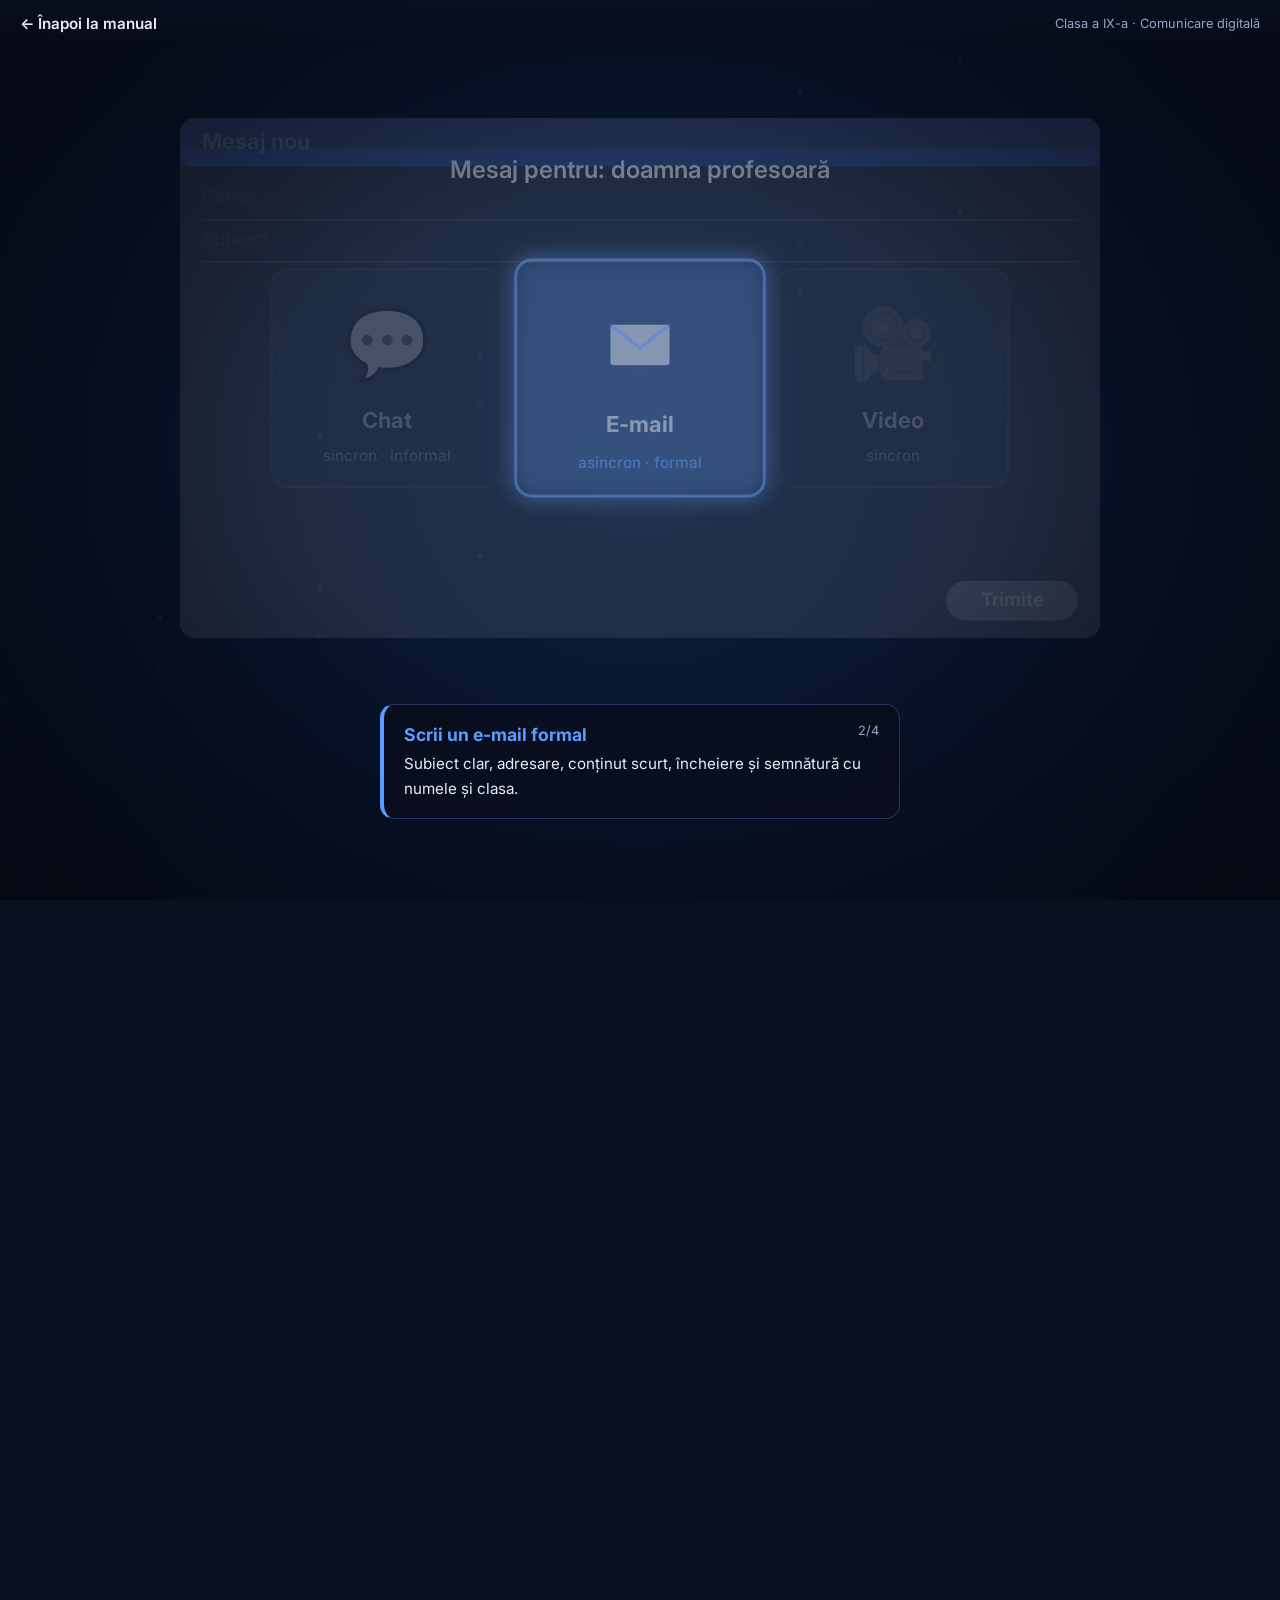
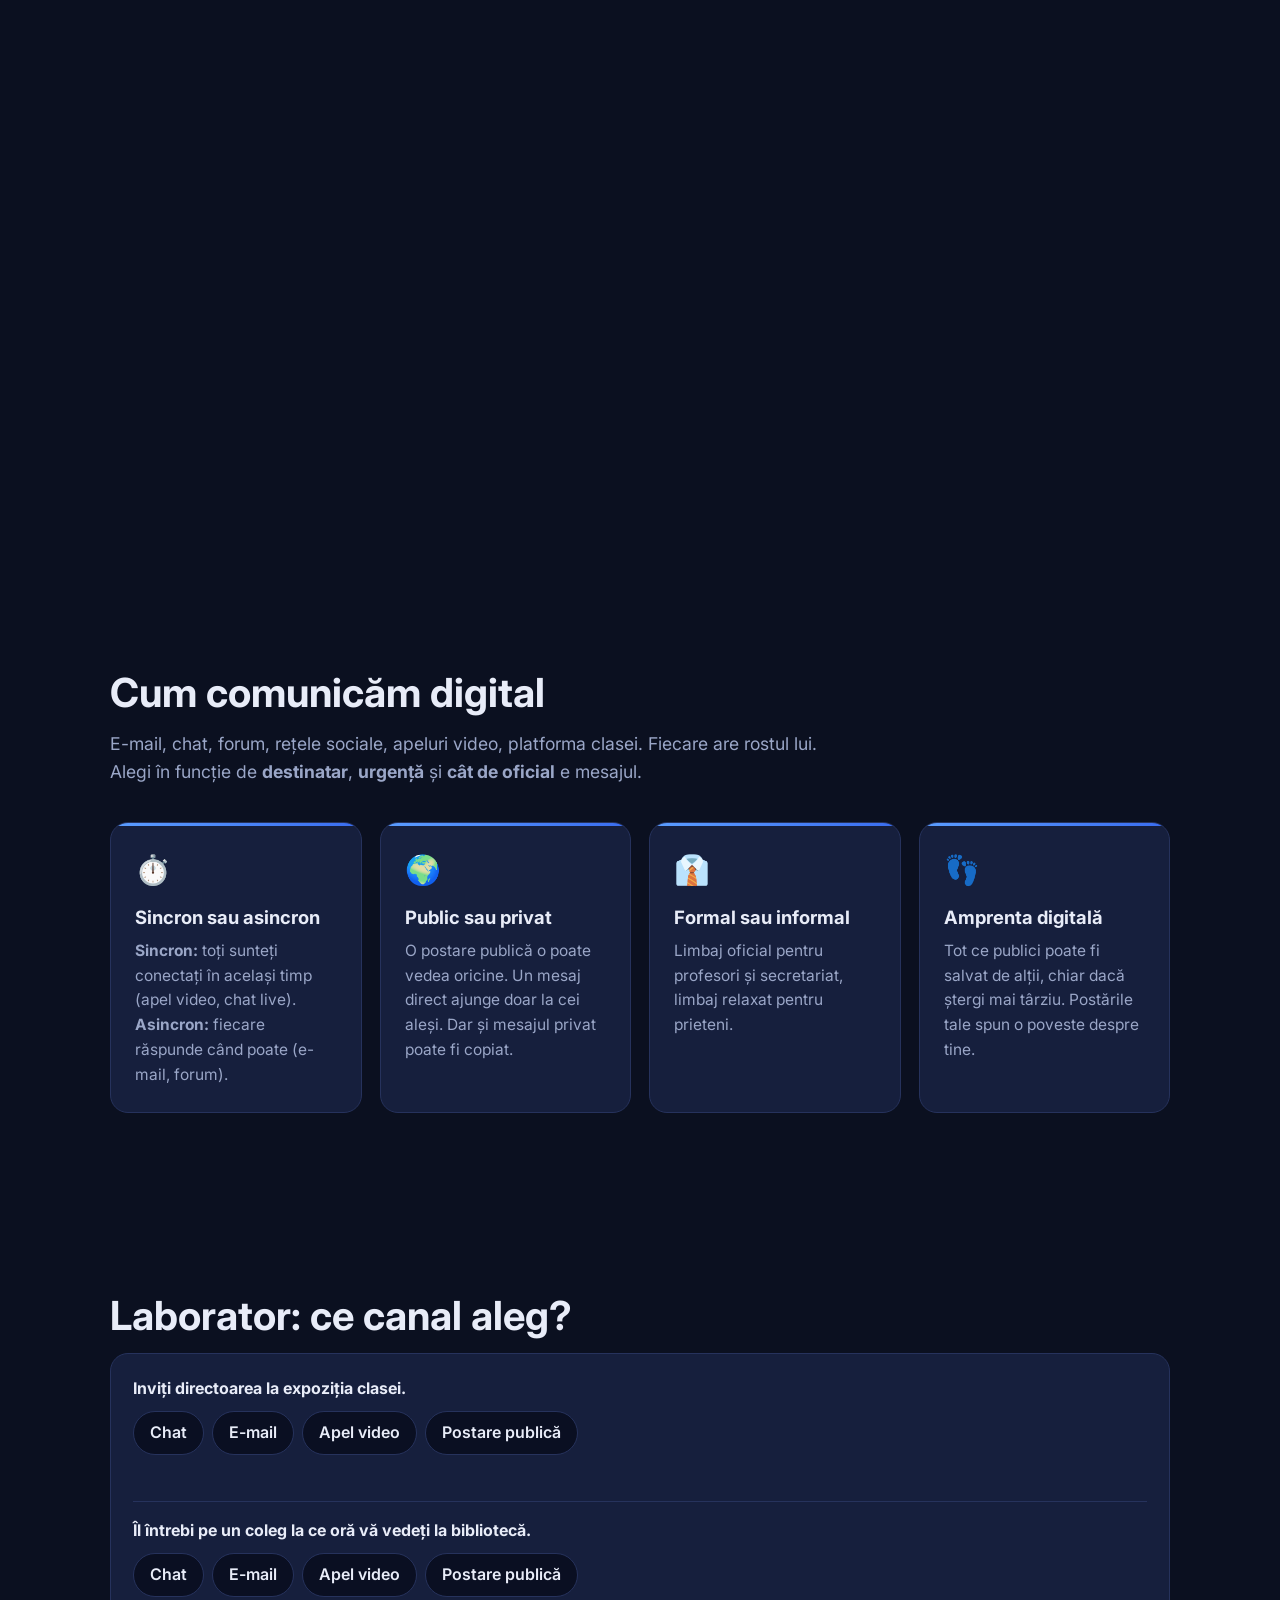
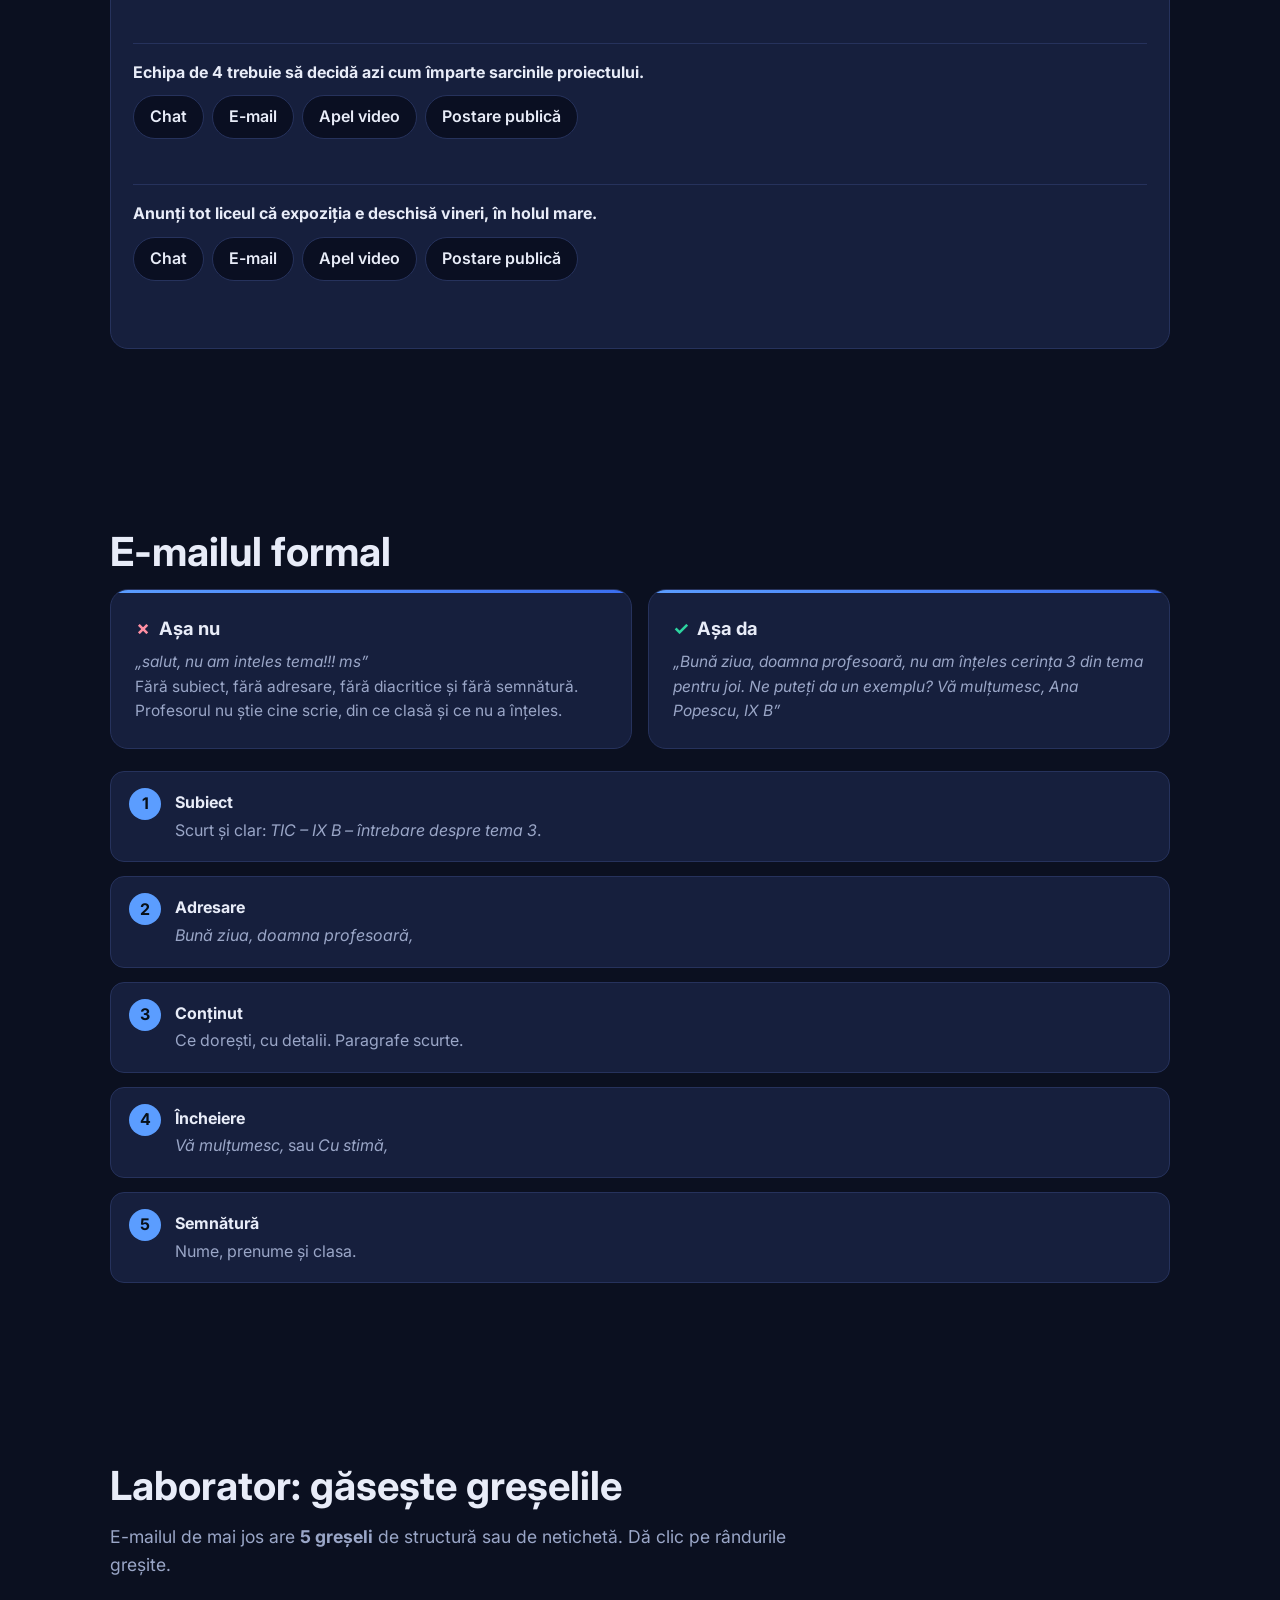
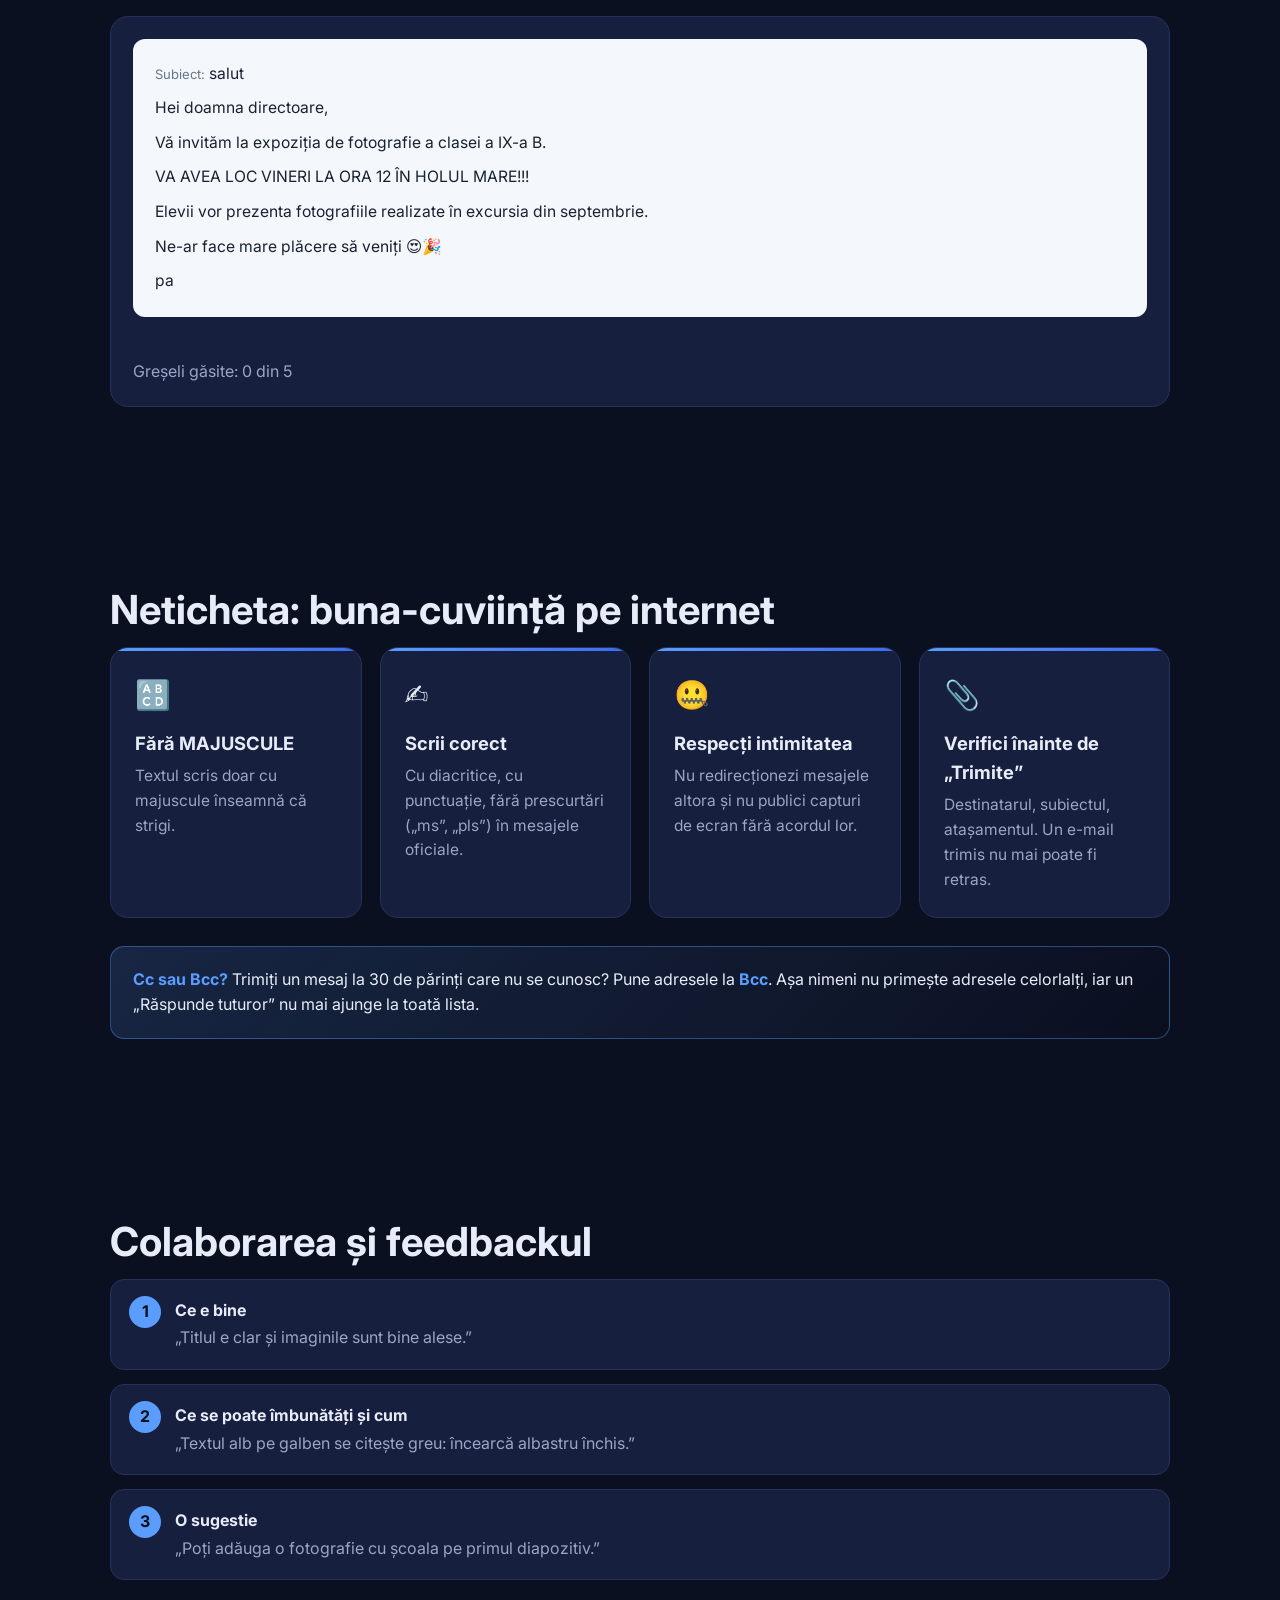
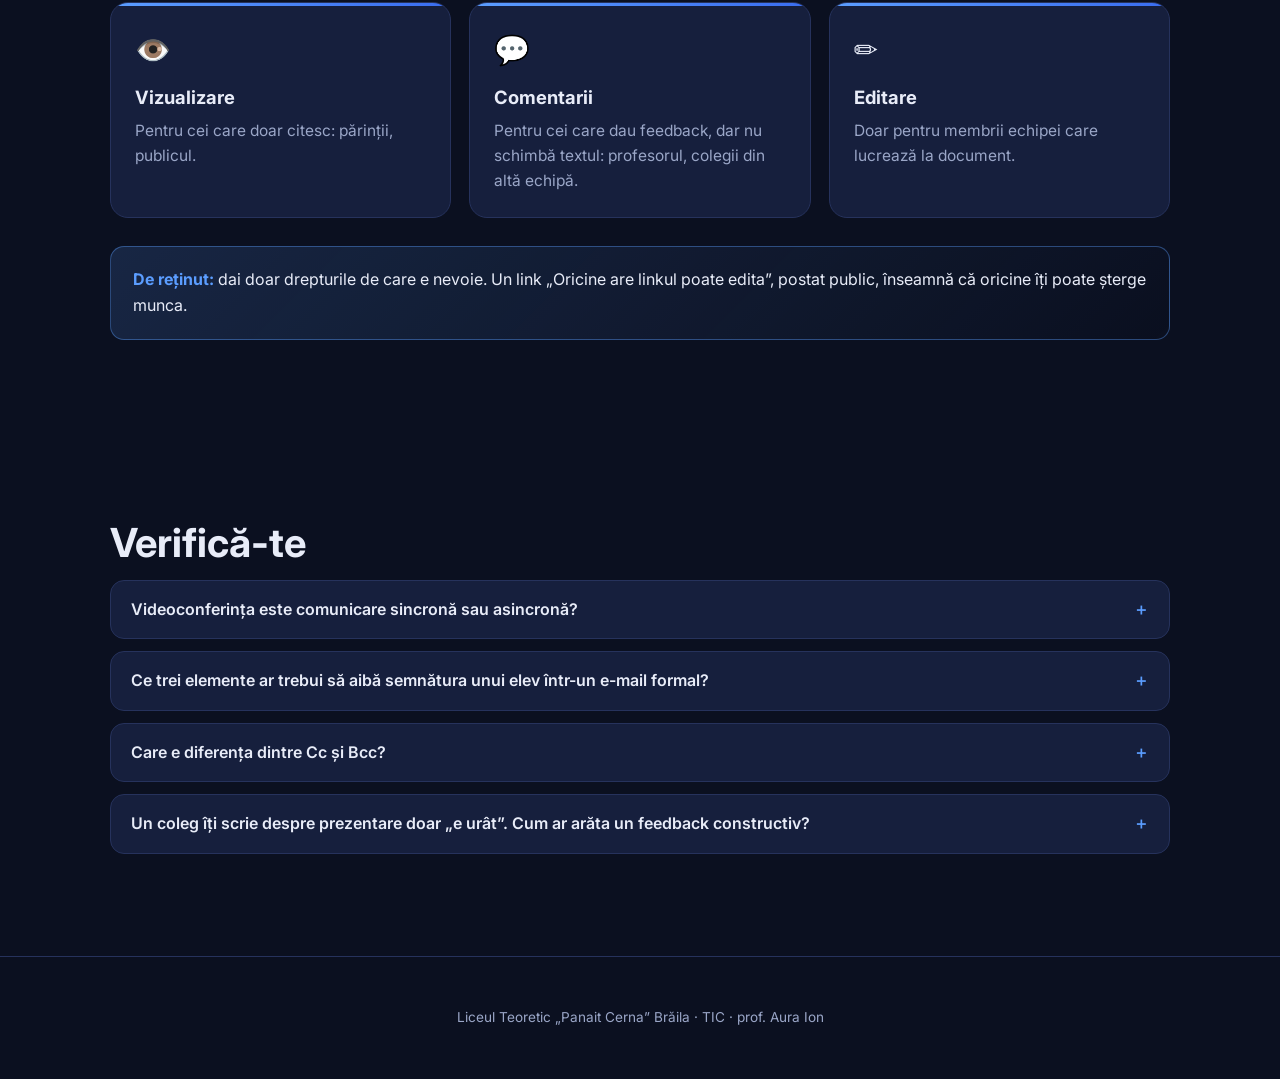
<file: lectii/comunicare/index.html>
<!doctype html>
<html lang="ro">
<head>
<meta charset="utf-8">
<meta name="viewport" content="width=device-width,initial-scale=1">
<title>Comunicare digitală – Clasa a IX-a | TIC</title>
<meta name="description" content="Canale de comunicare, e-mailul formal, Cc și Bcc, neticheta și colaborarea, explicate cu animație la scroll. TIC, clasa a IX-a, Liceul Teoretic „Panait Cerna” Brăila.">
<link rel="preconnect" href="https://fonts.googleapis.com">
<link href="https://fonts.googleapis.com/css2?family=Inter:wght@400;500;600;700;800&display=swap" rel="stylesheet">
<link rel="stylesheet" href="assets/style.css">
<style>
.lab{background:var(--card);border:1px solid var(--line);border-radius:var(--radius);padding:22px}
.lab p{color:var(--muted)}
.lab button{font:inherit;font-weight:600;cursor:pointer;border-radius:99px;padding:8px 16px;border:1px solid var(--line);background:#0a0f22;color:var(--ink)}
.lab button:hover{border-color:var(--accent)}
.lab button[aria-pressed="true"]{background:var(--accent);border-color:var(--accent);color:#06122a}
.lab button:focus-visible{outline:3px solid var(--accent);outline-offset:2px}
.sit{border-top:1px solid var(--line);padding:16px 0}
.sit:first-child{border-top:0;padding-top:0}
.sit h3{font-size:1rem;margin-bottom:10px}
.btns{display:flex;flex-wrap:wrap;gap:8px}
.fb{margin-top:10px;font-size:.95rem;min-height:1.3em}
.fb.ok{color:#2dd4a0}.fb.no{color:#ff8fa3}
.mail{background:#f4f7fc;color:#1a2230;border-radius:12px;padding:18px 20px;font-size:.98rem;line-height:1.7}
.mail .ln{display:block;border-radius:6px;padding:2px 6px;margin:0 -6px;cursor:pointer;border:2px solid transparent}
.mail .ln:hover{background:#e5ecfa}
.mail .ln:focus-visible{outline:3px solid var(--accent2)}
.mail .ln.found{border-color:#e0453a;background:#fde8e8}
.mail .ln.okf{border-color:#1e8c4e;background:#e6f6ec}
.mail small{color:#6b7688}
.score{margin-top:12px;color:var(--muted)}
.vs{display:grid;grid-template-columns:1fr 1fr;gap:16px}
@media (max-width:700px){.vs{grid-template-columns:1fr}}
.vs .card h3{display:flex;gap:8px;align-items:center}
.bad{color:#ff8fa3}.good{color:#2dd4a0}
</style>
</head>
<body data-theme="comunicare">
<div class="progress"></div>
<header class="topbar"><a href="../../#u1">← Înapoi la manual</a><span class="tag">Clasa a IX-a · Comunicare digitală</span></header>

<section class="hero" aria-label="Animație: alegerea canalului, scrierea unui e-mail formal, Cc și Bcc, lucrul într-un document comun">
  <div class="hero-stage">
    <canvas aria-hidden="true"></canvas>
    <div class="hero-shade"></div>
    <div class="hero-title">
      <span class="kicker">TIC · Clasa a IX-a</span>
      <h1>Comunicare și colaborare digitală</h1>
      <p>Derulează și urmărește drumul unui mesaj</p>
    </div>
    <div class="labels" data-for="canvas">
      <div class="label" data-at=".04,.27"><span class="num">1/4</span><b>Alegi canalul</b><span>Pentru o profesoară, un mesaj oficial care nu e urgent: <b>e-mailul</b>. Chatul e pentru prieteni, apelul video pentru discuții pe loc.</span></div>
      <div class="label" data-at=".27,.52"><span class="num">2/4</span><b>Scrii un e-mail formal</b><span>Subiect clar, adresare, conținut scurt, încheiere și semnătură cu numele și clasa.</span></div>
      <div class="label" data-at=".52,.77"><span class="num">3/4</span><b>Cc sau Bcc?</b><span>La Cc, toți destinatarii văd adresele celorlalți. La Bcc, adresele rămân ascunse. Așa protejezi datele oamenilor care nu se cunosc.</span></div>
      <div class="label" data-at=".77,1.01"><span class="num">4/4</span><b>Lucrați împreună</b><span>Documentul comun se editează în același timp. Dai doar drepturile necesare, iar feedbackul e constructiv: ce e bine, ce se poate îmbunătăți și cum.</span></div>
    </div>
    <div class="scroll-hint">DERULEAZĂ ↓</div>
  </div>
</section>

<main>
  <section class="block">
    <h2 class="reveal">Cum comunicăm digital</h2>
    <p class="lead reveal">E-mail, chat, forum, rețele sociale, apeluri video, platforma clasei. Fiecare are rostul lui. Alegi în funcție de <b>destinatar</b>, <b>urgență</b> și <b>cât de oficial</b> e mesajul.</p>
    <div class="grid">
      <div class="card reveal"><div class="ico">⏱️</div><h3>Sincron sau asincron</h3><p><b>Sincron:</b> toți sunteți conectați în același timp (apel video, chat live). <b>Asincron:</b> fiecare răspunde când poate (e-mail, forum).</p></div>
      <div class="card reveal"><div class="ico">🌍</div><h3>Public sau privat</h3><p>O postare publică o poate vedea oricine. Un mesaj direct ajunge doar la cei aleși. Dar și mesajul privat poate fi copiat.</p></div>
      <div class="card reveal"><div class="ico">👔</div><h3>Formal sau informal</h3><p>Limbaj oficial pentru profesori și secretariat, limbaj relaxat pentru prieteni.</p></div>
      <div class="card reveal"><div class="ico">👣</div><h3>Amprenta digitală</h3><p>Tot ce publici poate fi salvat de alții, chiar dacă ștergi mai târziu. Postările tale spun o poveste despre tine.</p></div>
    </div>
  </section>

  <section class="block">
    <h2 class="reveal">Laborator: ce canal aleg?</h2>
    <div class="lab reveal" id="chan">
      <div class="sit" data-a="email" data-why="Mesaj oficial către conducerea școlii, care nu cere răspuns pe loc: e-mail formal.">
        <h3>Inviți directoarea la expoziția clasei.</h3>
        <div class="btns"><button type="button" data-v="chat">Chat</button><button type="button" data-v="email">E-mail</button><button type="button" data-v="video">Apel video</button><button type="button" data-v="post">Postare publică</button></div><div class="fb" aria-live="polite"></div>
      </div>
      <div class="sit" data-a="chat" data-why="Întrebare scurtă, informală, către un coleg: chatul e rapid și potrivit.">
        <h3>Îl întrebi pe un coleg la ce oră vă vedeți la bibliotecă.</h3>
        <div class="btns"><button type="button" data-v="chat">Chat</button><button type="button" data-v="email">E-mail</button><button type="button" data-v="video">Apel video</button><button type="button" data-v="post">Postare publică</button></div><div class="fb" aria-live="polite"></div>
      </div>
      <div class="sit" data-a="video" data-why="Patru oameni care trebuie să decidă împreună, acum: o discuție sincronă, adică apel video.">
        <h3>Echipa de 4 trebuie să decidă azi cum împarte sarcinile proiectului.</h3>
        <div class="btns"><button type="button" data-v="chat">Chat</button><button type="button" data-v="email">E-mail</button><button type="button" data-v="video">Apel video</button><button type="button" data-v="post">Postare publică</button></div><div class="fb" aria-live="polite"></div>
      </div>
      <div class="sit" data-a="post" data-why="Informație pentru oricine e interesat: postarea publică pe pagina școlii ajunge la cei mai mulți.">
        <h3>Anunți tot liceul că expoziția e deschisă vineri, în holul mare.</h3>
        <div class="btns"><button type="button" data-v="chat">Chat</button><button type="button" data-v="email">E-mail</button><button type="button" data-v="video">Apel video</button><button type="button" data-v="post">Postare publică</button></div><div class="fb" aria-live="polite"></div>
      </div>
    </div>
  </section>

  <section class="block">
    <h2 class="reveal">E-mailul formal</h2>
    <div class="vs">
      <div class="card reveal"><h3><span class="bad">✗</span> Așa nu</h3><p><i>„salut, nu am inteles tema!!! ms”</i></p><p>Fără subiect, fără adresare, fără diacritice și fără semnătură. Profesorul nu știe cine scrie, din ce clasă și ce nu a înțeles.</p></div>
      <div class="card reveal"><h3><span class="good">✓</span> Așa da</h3><p><i>„Bună ziua, doamna profesoară, nu am înțeles cerința 3 din tema pentru joi. Ne puteți da un exemplu? Vă mulțumesc, Ana Popescu, IX B”</i></p></div>
    </div>
    <ol class="steps reveal" style="margin-top:22px">
      <li><b>Subiect</b><span>Scurt și clar: <i>TIC – IX B – întrebare despre tema 3</i>.</span></li>
      <li><b>Adresare</b><span><i>Bună ziua, doamna profesoară,</i></span></li>
      <li><b>Conținut</b><span>Ce dorești, cu detalii. Paragrafe scurte.</span></li>
      <li><b>Încheiere</b><span><i>Vă mulțumesc,</i> sau <i>Cu stimă,</i></span></li>
      <li><b>Semnătură</b><span>Nume, prenume și clasa.</span></li>
    </ol>
  </section>

  <section class="block">
    <h2 class="reveal">Laborator: găsește greșelile</h2>
    <p class="lead reveal">E-mailul de mai jos are <b>5 greșeli</b> de structură sau de netichetă. Dă clic pe rândurile greșite.</p>
    <div class="lab reveal">
      <div class="mail" id="mail">
        <span class="ln" tabindex="0" data-e="Subiectul trebuie să spună despre ce e vorba, de exemplu „Invitație la expoziția clasei IX B”."><small>Subiect:</small> salut</span>
        <span class="ln" tabindex="0" data-e="Adresarea e prea familiară pentru directoare. Corect: „Bună ziua, doamna directoare,”.">Hei doamna directoare,</span>
        <span class="ln" tabindex="0" data-ok="1">Vă invităm la expoziția de fotografie a clasei a IX-a B.</span>
        <span class="ln" tabindex="0" data-e="MAJUSCULELE înseamnă că strigi. Scrie normal, eventual îngroșat.">VA AVEA LOC VINERI LA ORA 12 ÎN HOLUL MARE!!!</span>
        <span class="ln" tabindex="0" data-ok="1">Elevii vor prezenta fotografiile realizate în excursia din septembrie.</span>
        <span class="ln" tabindex="0" data-e="Emoticoanele nu se potrivesc într-un mesaj oficial.">Ne-ar face mare plăcere să veniți 😍🎉</span>
        <span class="ln" tabindex="0" data-e="Semnătura trebuie să conțină numele, prenumele și clasa, de exemplu „Ana Popescu, clasa a IX-a B”.">pa</span>
      </div>
      <div class="fb" id="mfb" aria-live="polite"></div>
      <p class="score" id="msc">Greșeli găsite: 0 din 5</p>
    </div>
  </section>

  <section class="block">
    <h2 class="reveal">Neticheta: buna-cuviință pe internet</h2>
    <div class="grid">
      <div class="card reveal"><div class="ico">🔠</div><h3>Fără MAJUSCULE</h3><p>Textul scris doar cu majuscule înseamnă că strigi.</p></div>
      <div class="card reveal"><div class="ico">✍️</div><h3>Scrii corect</h3><p>Cu diacritice, cu punctuație, fără prescurtări („ms”, „pls”) în mesajele oficiale.</p></div>
      <div class="card reveal"><div class="ico">🤐</div><h3>Respecți intimitatea</h3><p>Nu redirecționezi mesajele altora și nu publici capturi de ecran fără acordul lor.</p></div>
      <div class="card reveal"><div class="ico">📎</div><h3>Verifici înainte de „Trimite”</h3><p>Destinatarul, subiectul, atașamentul. Un e-mail trimis nu mai poate fi retras.</p></div>
    </div>
    <div class="callout reveal"><b>Cc sau Bcc?</b> Trimiți un mesaj la 30 de părinți care nu se cunosc? Pune adresele la <b>Bcc</b>. Așa nimeni nu primește adresele celorlalți, iar un „Răspunde tuturor” nu mai ajunge la toată lista.</div>
  </section>

  <section class="block">
    <h2 class="reveal">Colaborarea și feedbackul</h2>
    <ol class="steps reveal">
      <li><b>Ce e bine</b><span>„Titlul e clar și imaginile sunt bine alese.”</span></li>
      <li><b>Ce se poate îmbunătăți și cum</b><span>„Textul alb pe galben se citește greu: încearcă albastru închis.”</span></li>
      <li><b>O sugestie</b><span>„Poți adăuga o fotografie cu școala pe primul diapozitiv.”</span></li>
    </ol>
    <div class="grid" style="margin-top:22px">
      <div class="card reveal"><div class="ico">👁️</div><h3>Vizualizare</h3><p>Pentru cei care doar citesc: părinții, publicul.</p></div>
      <div class="card reveal"><div class="ico">💬</div><h3>Comentarii</h3><p>Pentru cei care dau feedback, dar nu schimbă textul: profesorul, colegii din altă echipă.</p></div>
      <div class="card reveal"><div class="ico">✏️</div><h3>Editare</h3><p>Doar pentru membrii echipei care lucrează la document.</p></div>
    </div>
    <div class="callout reveal"><b>De reținut:</b> dai doar drepturile de care e nevoie. Un link „Oricine are linkul poate edita”, postat public, înseamnă că oricine îți poate șterge munca.</div>
  </section>

  <section class="block">
    <h2 class="reveal">Verifică-te</h2>
    <details class="q reveal"><summary>Videoconferința este comunicare sincronă sau asincronă?</summary><p>Sincronă: participanții sunt conectați în același timp.</p></details>
    <details class="q reveal"><summary>Ce trei elemente ar trebui să aibă semnătura unui elev într-un e-mail formal?</summary><p>Numele, prenumele și clasa: „Ana Popescu, IX B”.</p></details>
    <details class="q reveal"><summary>Care e diferența dintre Cc și Bcc?</summary><p>Ambele trimit o copie. La Cc toți destinatarii văd adresele celorlalți. La Bcc adresele rămân ascunse.</p></details>
    <details class="q reveal"><summary>Un coleg îți scrie despre prezentare doar „e urât”. Cum ar arăta un feedback constructiv?</summary><p>Spune ce e bine, ce se poate îmbunătăți și cum, apoi o sugestie: „Structura e clară. Fontul e prea mic pentru proiector: încearcă 28. Poți pune un grafic în loc de tabel.”</p></details>
  </section>
</main>
<footer>Liceul Teoretic „Panait Cerna” Brăila · TIC · prof. Aura Ion</footer>
<script src="assets/scenes.js"></script>
<script src="assets/main.js"></script>
<script>
// Ce canal aleg?
document.querySelectorAll('#chan .sit').forEach(s=>{
  const fb=s.querySelector('.fb'), bs=[...s.querySelectorAll('button')];
  bs.forEach(b=>b.addEventListener('click',()=>{
    bs.forEach(x=>x.setAttribute('aria-pressed',x===b));
    const ok=b.dataset.v===s.dataset.a;
    fb.className='fb '+(ok?'ok':'no');
    fb.textContent=ok?'Corect! '+s.dataset.why:'Mai gândește-te: cine primește mesajul, cât de urgent e și cât de oficial?';
  }));
});
// Găsește greșelile din e-mail
(function(){
  const fb=document.getElementById('mfb'), sc=document.getElementById('msc');
  const all=[...document.querySelectorAll('#mail .ln')], total=all.filter(l=>!l.dataset.ok).length;
  function pick(l){
    if(l.dataset.ok){l.classList.add('okf');fb.className='fb ok';fb.textContent='Acest rând este corect.';return;}
    l.classList.add('found');fb.className='fb no';fb.textContent=l.dataset.e;
    const n=all.filter(x=>x.classList.contains('found')).length;
    sc.textContent=`Greșeli găsite: ${n} din ${total}`+(n===total?'. Bravo, le-ai găsit pe toate!':'');
  }
  all.forEach(l=>{l.addEventListener('click',()=>pick(l));l.addEventListener('keydown',e=>{if(e.key==='Enter'||e.key===' '){e.preventDefault();pick(l);}});});
})();
</script>
</body>
</html>
</file>
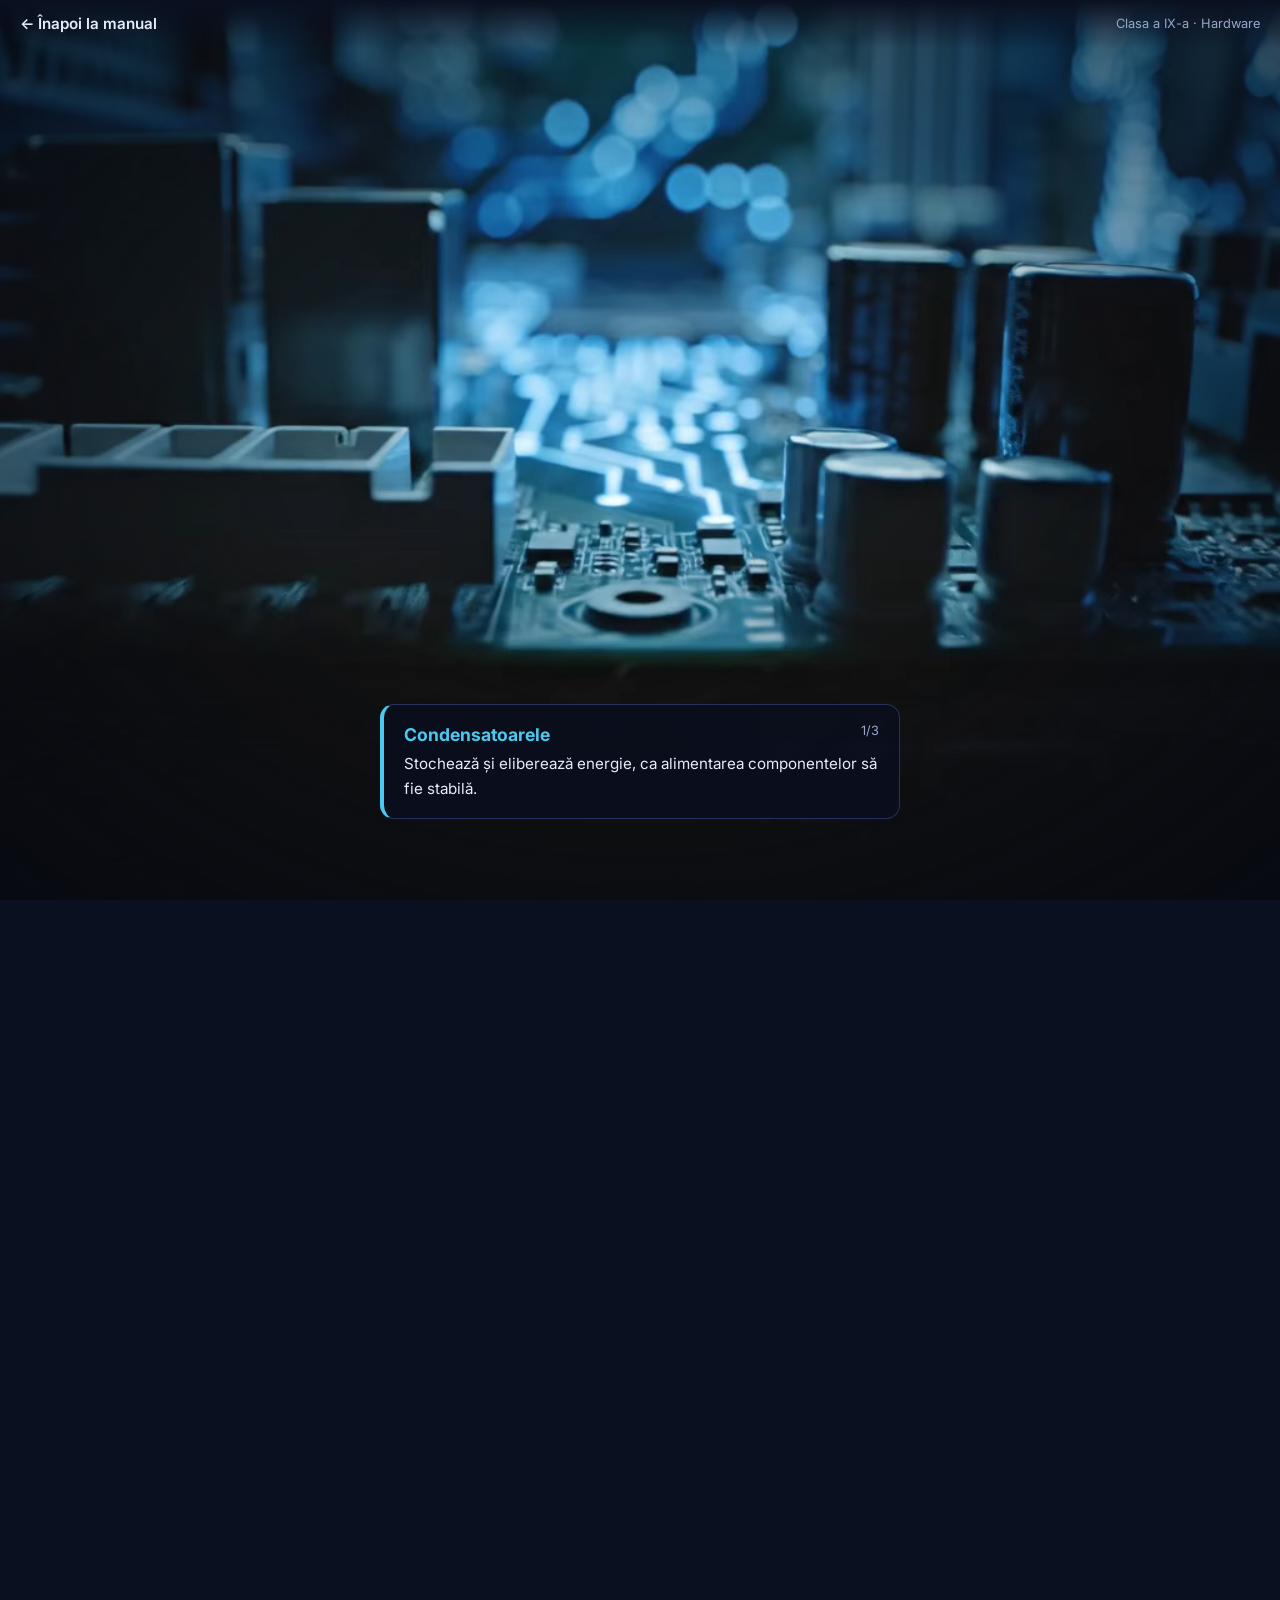
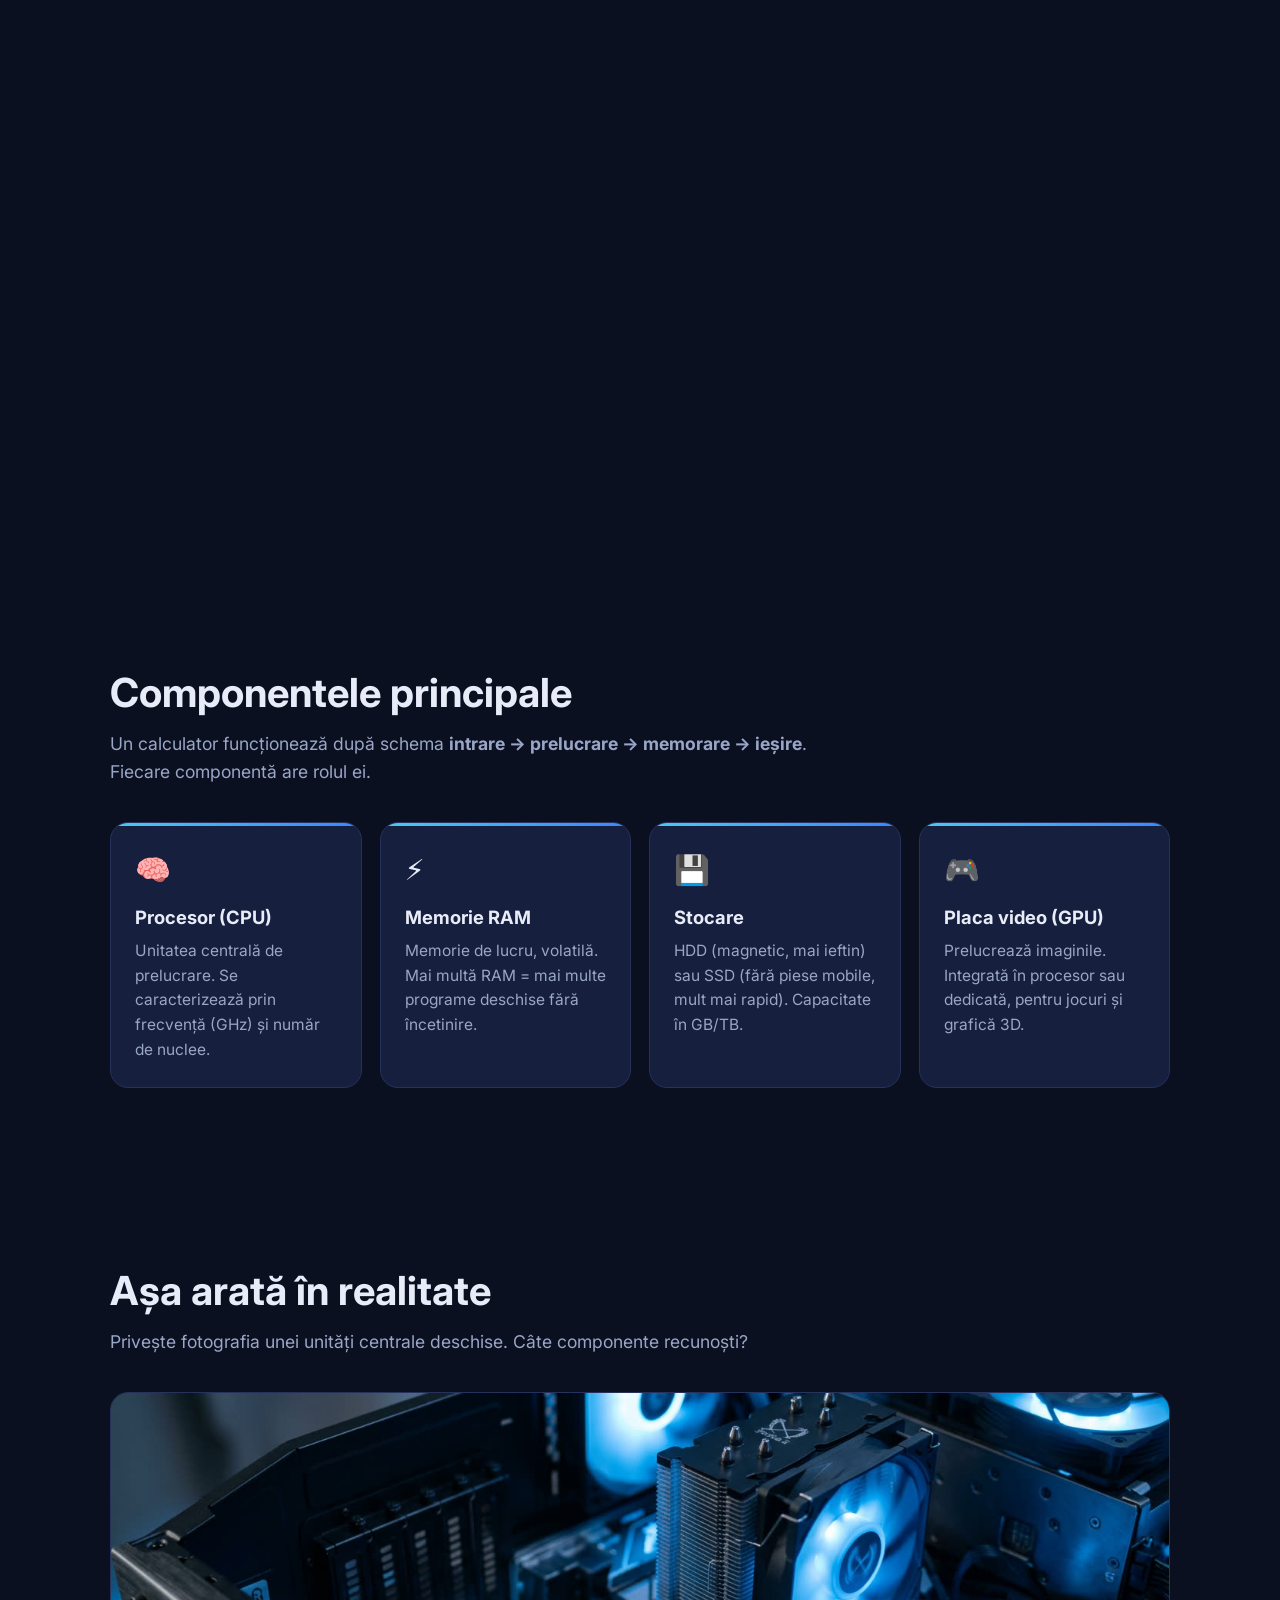
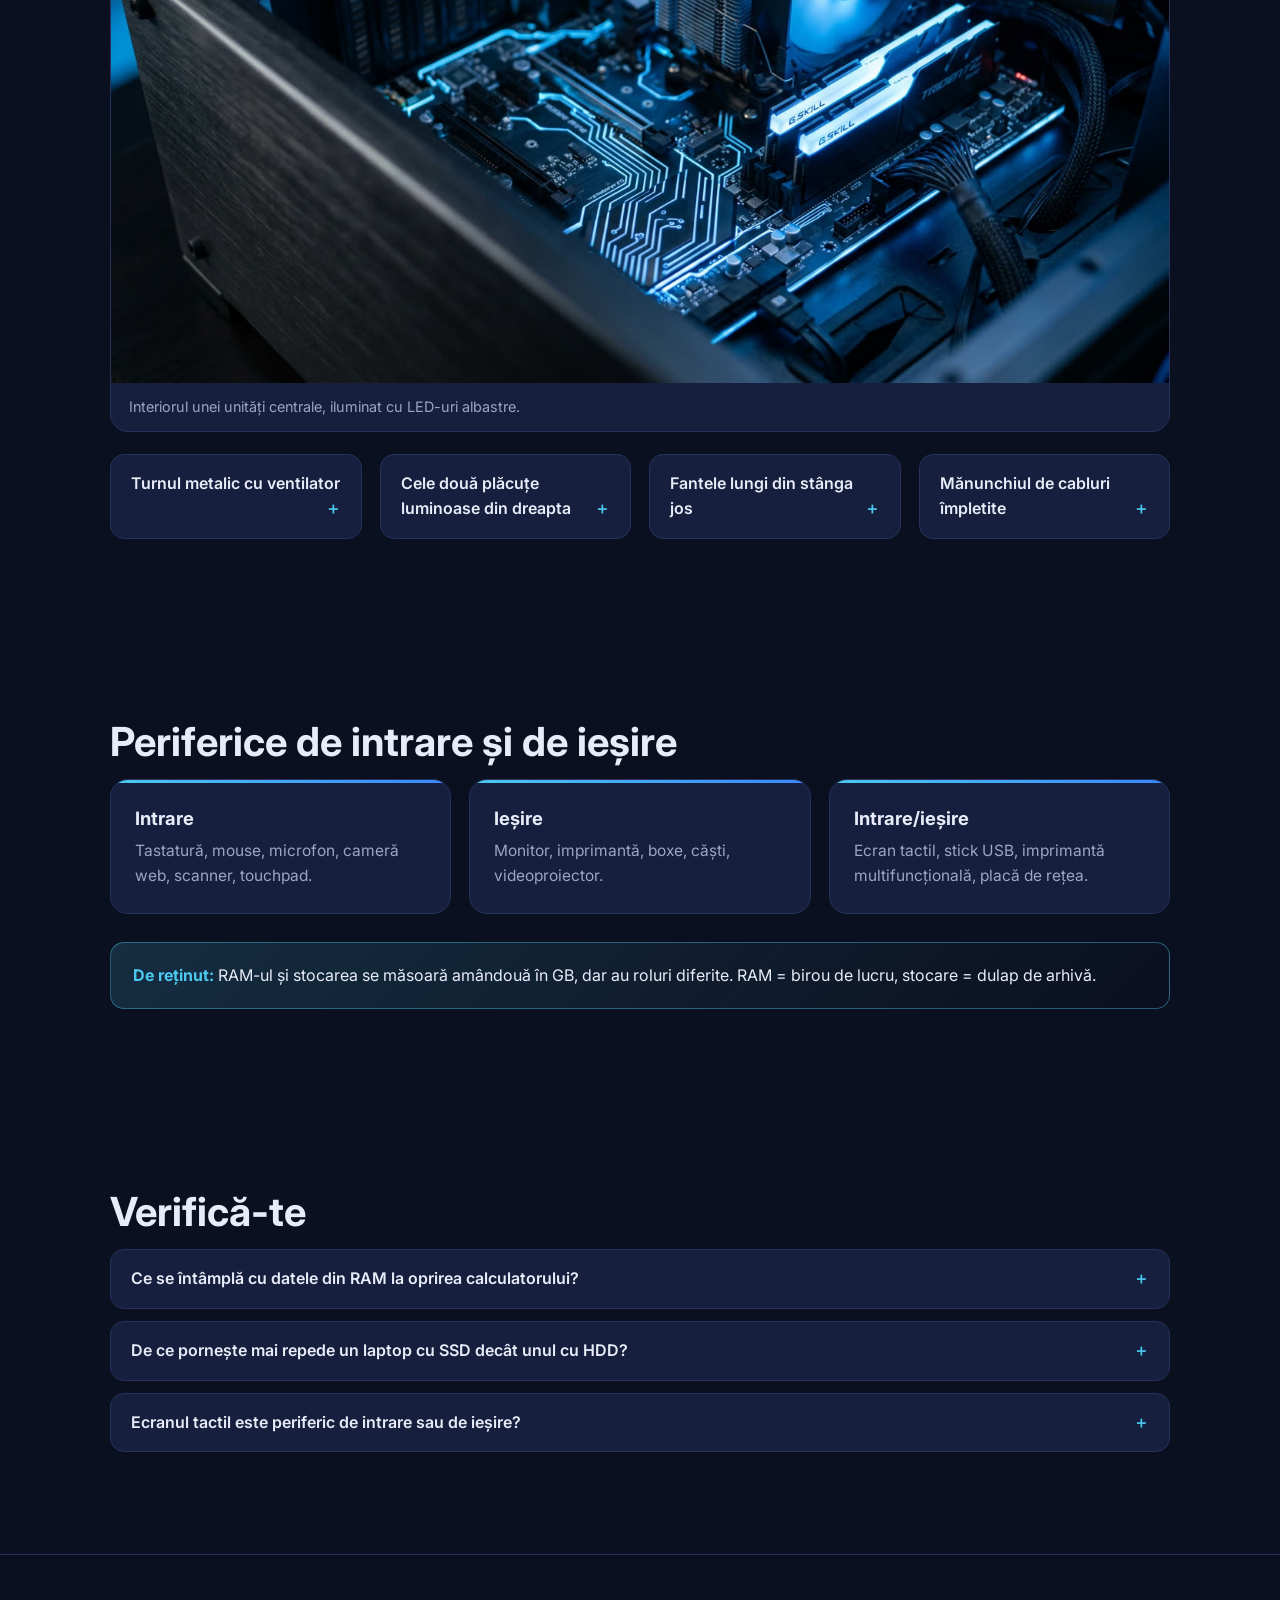
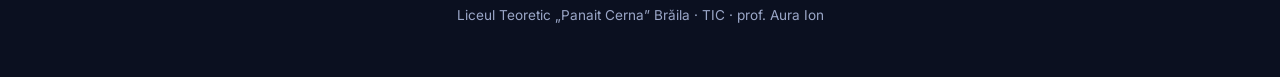
<file: lectii/hardware/index.html>
<!doctype html>
<html lang="ro">
<head>
<meta charset="utf-8">
<meta name="viewport" content="width=device-width,initial-scale=1">
<title>Hardware – Clasa a IX-a | TIC</title>
<meta name="description" content="Componentele unui calculator explicate cu animație la scroll. TIC, clasa a IX-a, Liceul Teoretic „Panait Cerna” Brăila.">
<link rel="preconnect" href="https://fonts.googleapis.com">
<link href="https://fonts.googleapis.com/css2?family=Inter:wght@400;500;600;700;800&display=swap" rel="stylesheet">
<link rel="stylesheet" href="assets/style.css">
</head>
<body data-theme="hardware">
<div class="progress"></div>
<header class="topbar"><a href="../../#u6">← Înapoi la manual</a><span class="tag">Clasa a IX-a · Hardware</span></header>

<section class="hero" aria-label="Animație: în interiorul calculatorului">
  <div class="hero-stage">
    <canvas aria-hidden="true"></canvas>
    <video data-src="hero.mp4" data-mobile="hero-mobil.mp4" poster="hero-poster.jpg" muted playsinline aria-hidden="true"></video>
    <div class="hero-shade"></div>
    <div class="hero-title">
      <span class="kicker">TIC · Clasa a IX-a</span>
      <h1>Călătorie în interiorul calculatorului</h1>
      <p>Derulează și intră pe placa de bază</p>
    </div>
    <!-- Etichete sincronizate cu clipul hero.mp4 -->
    <div class="labels" data-for="video">
      <div class="label" data-at=".04,.33"><span class="num">1/3</span><b>Condensatoarele</b><span>Stochează și eliberează energie, ca alimentarea componentelor să fie stabilă.</span></div>
      <div class="label" data-at=".33,.6"><span class="num">2/3</span><b>Traseele de cupru</b><span>„Drumurile” plăcii de bază: pe ele circulă curentul și datele între componente.</span></div>
      <div class="label" data-at=".6,1.01"><span class="num">3/3</span><b>Procesorul (CPU)</b><span>Montat în socket, execută instrucțiunile programelor – miliarde pe secundă.</span></div>
    </div>
    <!-- Etichete pentru animația din cod (când nu există clip) -->
    <div class="labels" data-for="canvas">
      <div class="label" data-at=".05,.28"><span class="num">1/4</span><b>Placa de bază</b><span>„Orașul” care leagă toate componentele prin trasee de cupru.</span></div>
      <div class="label" data-at=".28,.53"><span class="num">2/4</span><b>Procesorul (CPU)</b><span>Execută instrucțiunile programelor – miliarde pe secundă.</span></div>
      <div class="label" data-at=".53,.78"><span class="num">3/4</span><b>Memoria RAM</b><span>Memorie rapidă și temporară: se golește la oprirea calculatorului.</span></div>
      <div class="label" data-at=".78,1.01"><span class="num">4/4</span><b>Stocarea (SSD/HDD)</b><span>Păstrează fișierele și sistemul de operare și după oprire.</span></div>
    </div>
    <div class="scroll-hint">DERULEAZĂ ↓</div>
  </div>
</section>

<main>
  <section class="block">
    <h2 class="reveal">Componentele principale</h2>
    <p class="lead reveal">Un calculator funcționează după schema <b>intrare → prelucrare → memorare → ieșire</b>. Fiecare componentă are rolul ei.</p>
    <div class="grid">
      <div class="card reveal"><div class="ico">🧠</div><h3>Procesor (CPU)</h3><p>Unitatea centrală de prelucrare. Se caracterizează prin frecvență (GHz) și număr de nuclee.</p></div>
      <div class="card reveal"><div class="ico">⚡</div><h3>Memorie RAM</h3><p>Memorie de lucru, volatilă. Mai multă RAM = mai multe programe deschise fără încetinire.</p></div>
      <div class="card reveal"><div class="ico">💾</div><h3>Stocare</h3><p>HDD (magnetic, mai ieftin) sau SSD (fără piese mobile, mult mai rapid). Capacitate în GB/TB.</p></div>
      <div class="card reveal"><div class="ico">🎮</div><h3>Placa video (GPU)</h3><p>Prelucrează imaginile. Integrată în procesor sau dedicată, pentru jocuri și grafică 3D.</p></div>
    </div>
  </section>

  <section class="block">
    <h2 class="reveal">Așa arată în realitate</h2>
    <p class="lead reveal">Privește fotografia unei unități centrale deschise. Câte componente recunoști?</p>
    <figure class="photo reveal">
      <img src="interior-pc.jpg" width="1376" height="768" loading="lazy" alt="Interiorul unei unități centrale deschise: placa de bază cu trasee luminoase, un cooler cu ventilator montat peste procesor, două module de memorie RAM și cabluri de alimentare.">
      <figcaption>Interiorul unei unități centrale, iluminat cu LED-uri albastre.</figcaption>
    </figure>
    <div class="grid">
      <details class="q reveal"><summary>Turnul metalic cu ventilator</summary><p>Este <b>coolerul procesorului</b>. Procesorul se află sub el și se încălzește în timpul lucrului.</p></details>
      <details class="q reveal"><summary>Cele două plăcuțe luminoase din dreapta</summary><p>Sunt <b>modulele de memorie RAM</b>, montate în sloturile de lângă procesor.</p></details>
      <details class="q reveal"><summary>Fantele lungi din stânga jos</summary><p>Sunt <b>sloturile PCIe</b>, în care se montează placa video sau alte plăci de extensie.</p></details>
      <details class="q reveal"><summary>Mănunchiul de cabluri împletite</summary><p>Sunt <b>cablurile sursei de alimentare</b>, care duc curentul la placa de bază.</p></details>
    </div>
  </section>

  <section class="block">
    <h2 class="reveal">Periferice de intrare și de ieșire</h2>
    <div class="grid">
      <div class="card reveal"><h3>Intrare</h3><p>Tastatură, mouse, microfon, cameră web, scanner, touchpad.</p></div>
      <div class="card reveal"><h3>Ieșire</h3><p>Monitor, imprimantă, boxe, căști, videoproiector.</p></div>
      <div class="card reveal"><h3>Intrare/ieșire</h3><p>Ecran tactil, stick USB, imprimantă multifuncțională, placă de rețea.</p></div>
    </div>
    <div class="callout reveal"><b>De reținut:</b> RAM-ul și stocarea se măsoară amândouă în GB, dar au roluri diferite. RAM = birou de lucru, stocare = dulap de arhivă.</div>
  </section>

  <section class="block">
    <h2 class="reveal">Verifică-te</h2>
    <details class="q reveal"><summary>Ce se întâmplă cu datele din RAM la oprirea calculatorului?</summary><p>Se pierd, deoarece RAM-ul este o memorie volatilă.</p></details>
    <details class="q reveal"><summary>De ce pornește mai repede un laptop cu SSD decât unul cu HDD?</summary><p>SSD-ul nu are piese mecanice și citește datele de câteva ori mai repede.</p></details>
    <details class="q reveal"><summary>Ecranul tactil este periferic de intrare sau de ieșire?</summary><p>De ambele tipuri: afișează imaginea și preia atingerile.</p></details>
  </section>
</main>
<footer>Liceul Teoretic „Panait Cerna” Brăila · TIC · prof. Aura Ion</footer>
<script src="assets/scenes.js"></script>
<script src="assets/main.js"></script>
</body>
</html>
</file>
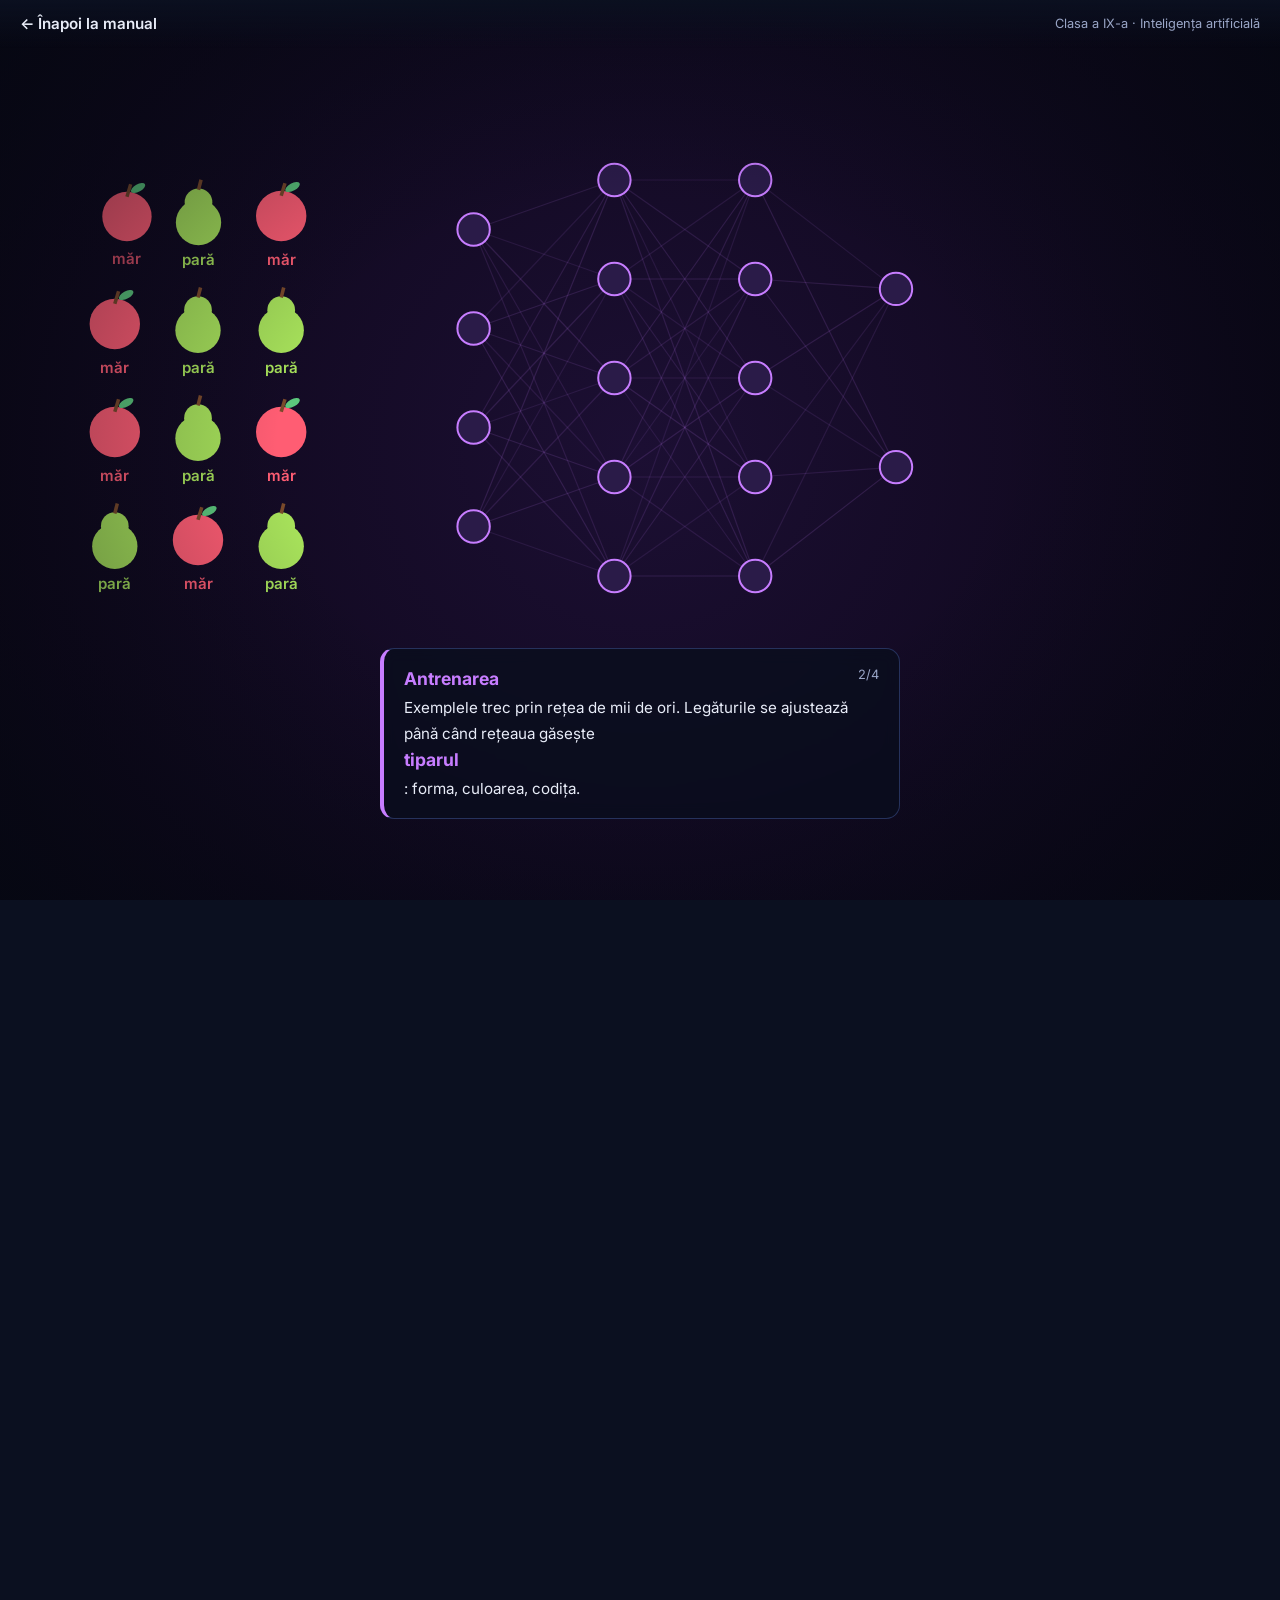
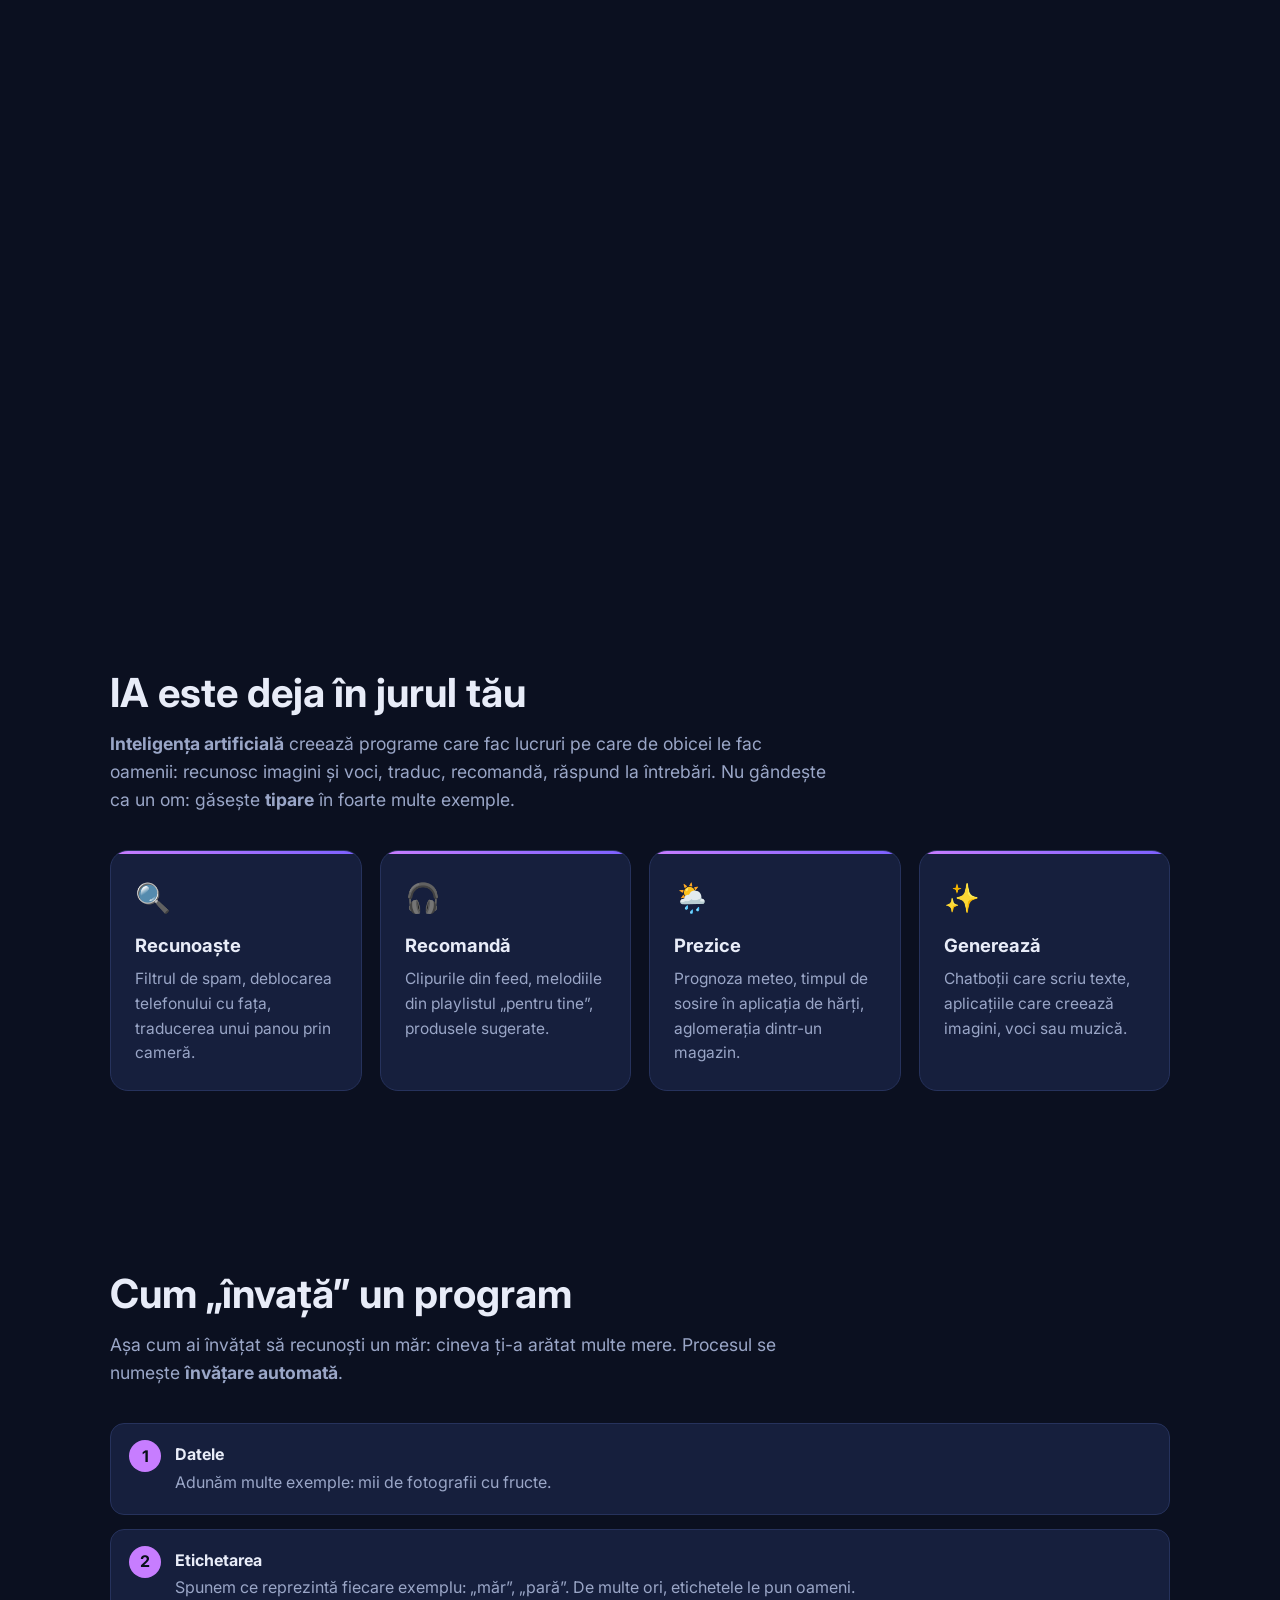
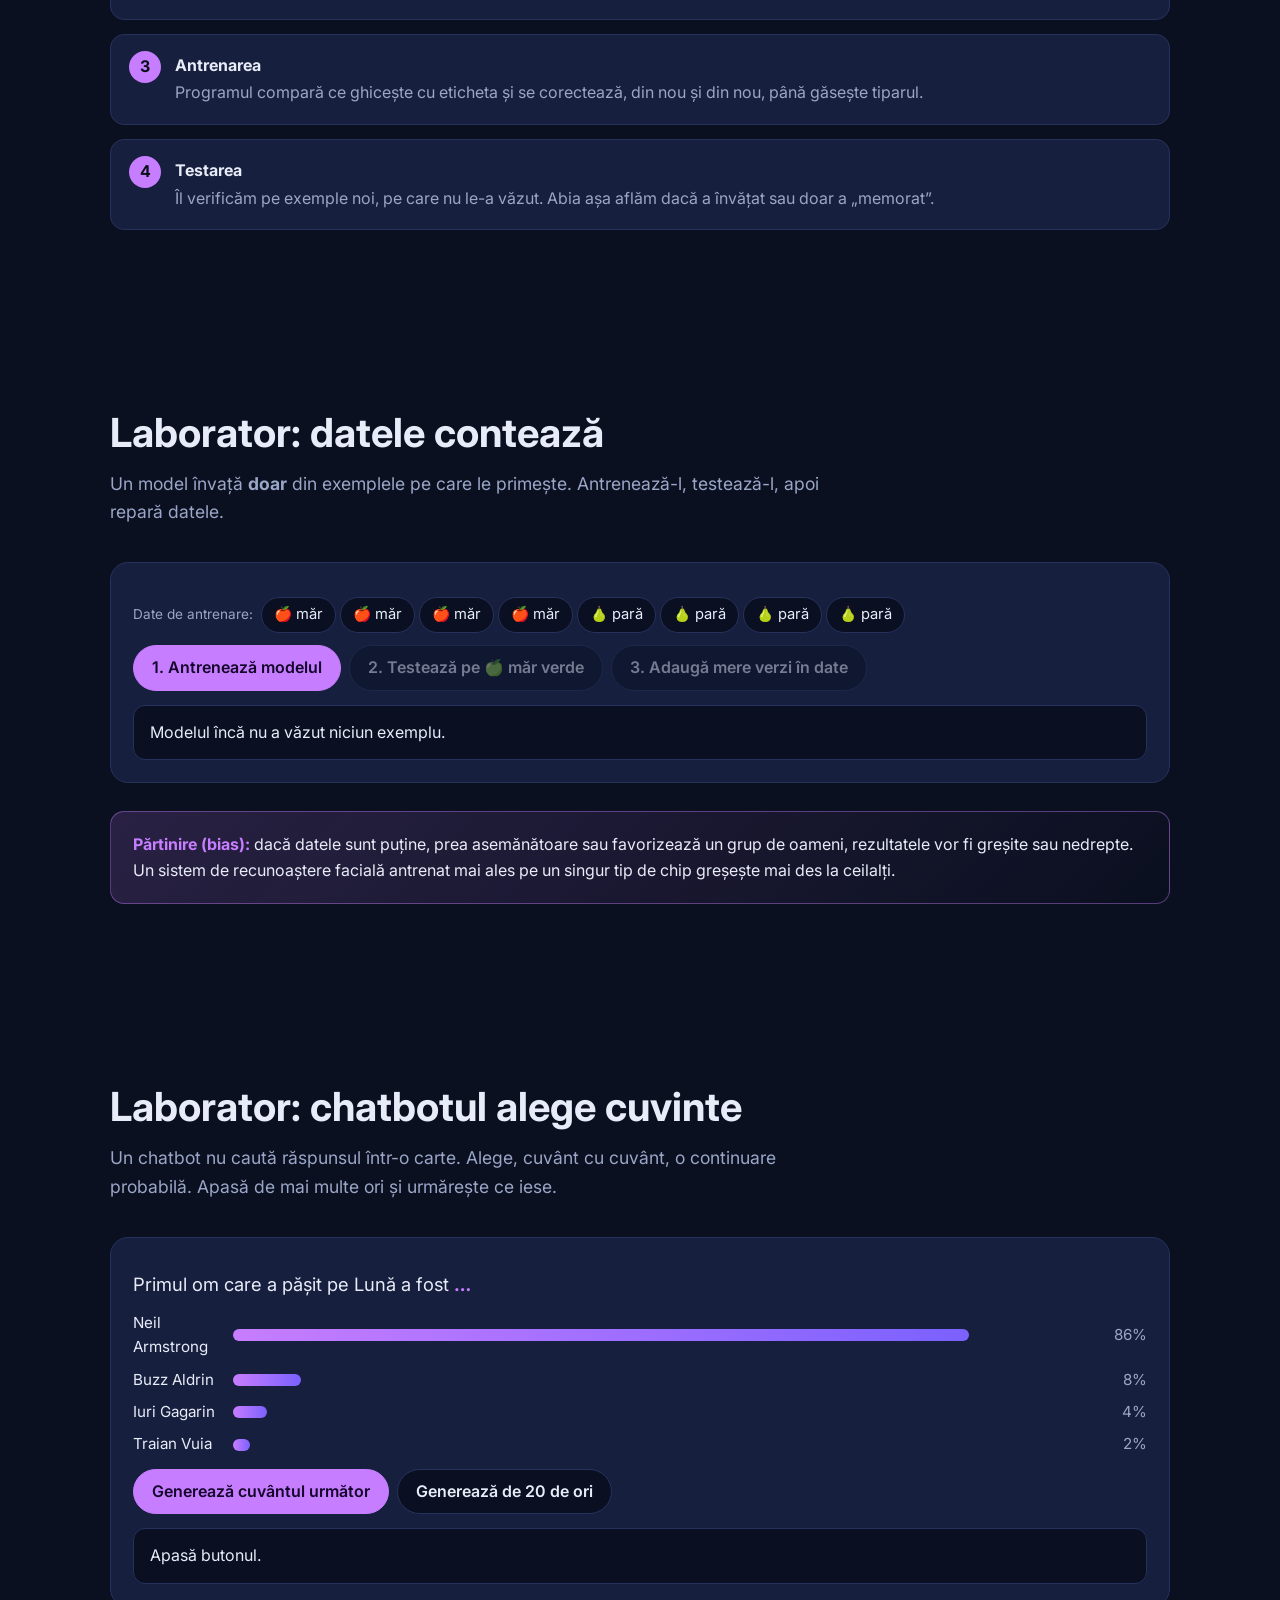
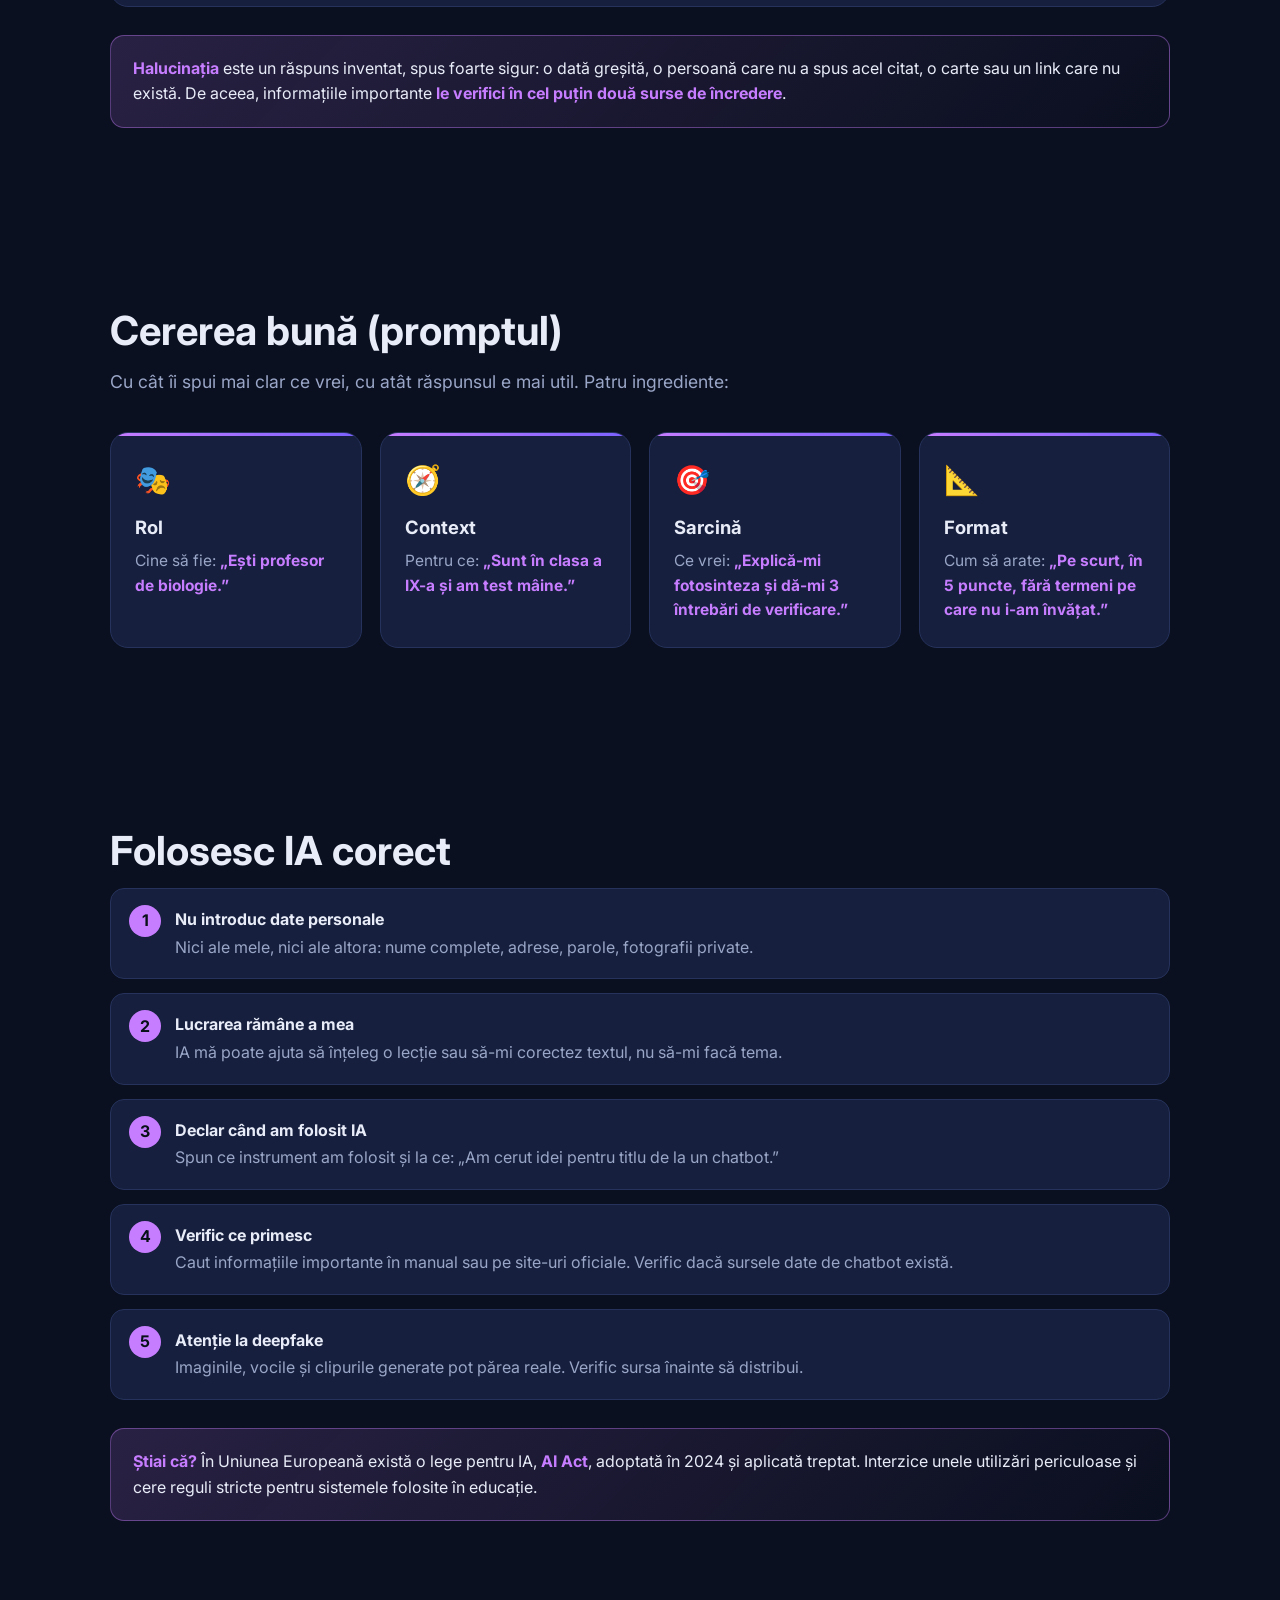
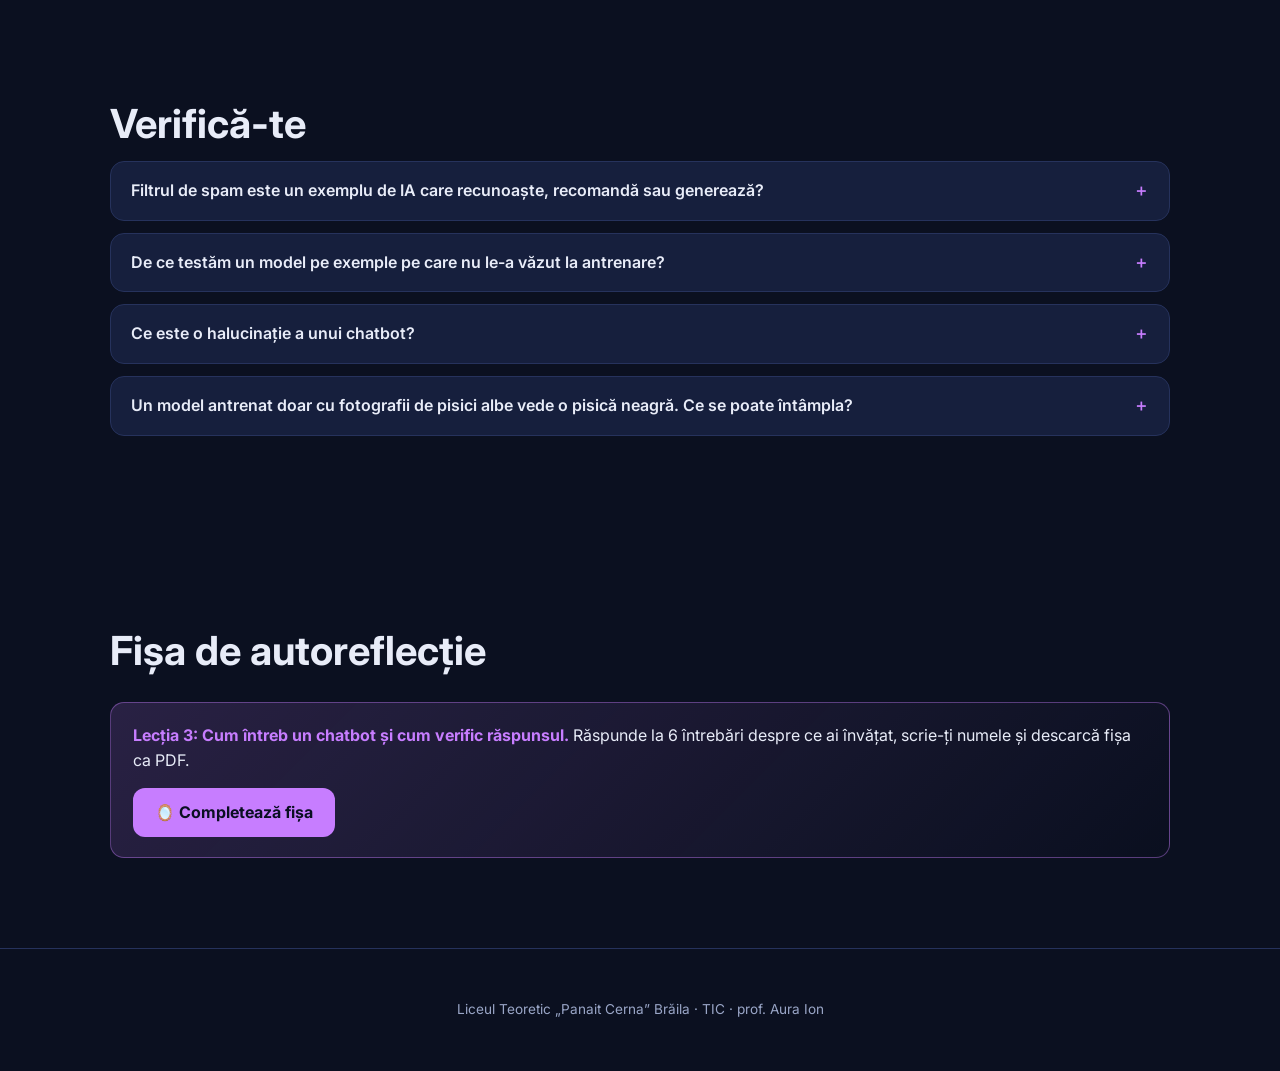
<file: lectii/ia/index.html>
<!doctype html>
<html lang="ro">
<head>
<meta charset="utf-8">
<meta name="viewport" content="width=device-width,initial-scale=1">
<title>Inteligența artificială – Clasa a IX-a | TIC</title>
<meta name="description" content="Ce este IA, cum „învață” un program și cum folosim un chatbot inteligent și corect, explicate cu animație la scroll. TIC, clasa a IX-a, Liceul Teoretic „Panait Cerna” Brăila.">
<link rel="preconnect" href="https://fonts.googleapis.com">
<link href="https://fonts.googleapis.com/css2?family=Inter:wght@400;500;600;700;800&display=swap" rel="stylesheet">
<link rel="stylesheet" href="assets/style.css">
<style>
.lab{background:var(--card);border:1px solid var(--line);border-radius:var(--radius);padding:22px}
.lab h3{font-size:1.1rem;margin-bottom:6px}
.lab p{color:var(--muted)}
.row{display:flex;flex-wrap:wrap;gap:8px;margin:12px 0;align-items:center}
.row .lbl{font-size:.85rem;color:var(--muted);min-width:120px}
.chip{display:inline-flex;align-items:center;gap:6px;background:#0a0f22;border:1px solid var(--line);border-radius:99px;padding:5px 12px;font-size:.92rem}
.chip.new{border-color:var(--accent);animation:pop .4s}
@keyframes pop{from{transform:scale(.6);opacity:0}}
.lab button{font:inherit;font-weight:600;cursor:pointer;border-radius:99px;padding:9px 18px;border:1px solid var(--line);background:#0a0f22;color:var(--ink)}
.lab button:hover{border-color:var(--accent)}
.lab button.pri{background:var(--accent);border-color:var(--accent);color:#14062a}
.lab button:disabled{opacity:.45;cursor:default}
.lab button:focus-visible{outline:3px solid var(--accent);outline-offset:2px}
.out{margin-top:14px;padding:14px 16px;border-radius:12px;background:#0a0f22;border:1px solid var(--line);min-height:3em}
.out b{color:var(--accent)}
.sent{font-size:1.15rem;margin:10px 0}
.sent em{font-style:normal;color:var(--accent);font-weight:700}
.bars{display:grid;gap:8px;margin:12px 0}
.bar{display:grid;grid-template-columns:90px 1fr 48px;gap:10px;align-items:center;font-size:.95rem}
.bar i{display:block;height:12px;border-radius:99px;background:linear-gradient(90deg,var(--accent),var(--accent2))}
.bar s{text-decoration:none;text-align:right;color:var(--muted)}
.tally{color:var(--muted);font-size:.92rem}
.prompt .card p b{color:var(--accent)}
</style>
</head>
<body data-theme="ia">
<div class="progress"></div>
<header class="topbar"><a href="../../#u2">← Înapoi la manual</a><span class="tag">Clasa a IX-a · Inteligența artificială</span></header>

<section class="hero" aria-label="Animație: cum învață un program de inteligență artificială">
  <div class="hero-stage">
    <canvas aria-hidden="true"></canvas>
    <div class="hero-shade"></div>
    <div class="hero-title">
      <span class="kicker">TIC · Clasa a IX-a</span>
      <h1>Inteligența artificială pe înțelesul tuturor</h1>
      <p>Derulează și urmărește cum „învață” un program</p>
    </div>
    <div class="labels" data-for="canvas">
      <div class="label" data-at=".04,.27"><span class="num">1/4</span><b>Datele și etichetele</b><span>Programul primește multe exemple, fiecare cu răspunsul corect: „acesta e un măr”, „aceasta e o pară”.</span></div>
      <div class="label" data-at=".27,.52"><span class="num">2/4</span><b>Antrenarea</b><span>Exemplele trec prin rețea de mii de ori. Legăturile se ajustează până când rețeaua găsește <b>tiparul</b>: forma, culoarea, codița.</span></div>
      <div class="label" data-at=".52,.77"><span class="num">3/4</span><b>Predicția</b><span>Vine un exemplu nou, fără etichetă. Rețeaua nu „știe”, ci estimează: <b>măr, 92%</b>. Poate greși.</span></div>
      <div class="label" data-at=".77,1.01"><span class="num">4/4</span><b>Chatbotul: cuvânt cu cuvânt</b><span>Un chatbot alege, la fiecare pas, un cuvânt probabil. De obicei nimerește, dar uneori scrie sigur pe el ceva fals: o <b>halucinație</b>.</span></div>
    </div>
    <div class="scroll-hint">DERULEAZĂ ↓</div>
  </div>
</section>

<main>
  <section class="block">
    <h2 class="reveal">IA este deja în jurul tău</h2>
    <p class="lead reveal"><b>Inteligența artificială</b> creează programe care fac lucruri pe care de obicei le fac oamenii: recunosc imagini și voci, traduc, recomandă, răspund la întrebări. Nu gândește ca un om: găsește <b>tipare</b> în foarte multe exemple.</p>
    <div class="grid">
      <div class="card reveal"><div class="ico">🔍</div><h3>Recunoaște</h3><p>Filtrul de spam, deblocarea telefonului cu fața, traducerea unui panou prin cameră.</p></div>
      <div class="card reveal"><div class="ico">🎧</div><h3>Recomandă</h3><p>Clipurile din feed, melodiile din playlistul „pentru tine”, produsele sugerate.</p></div>
      <div class="card reveal"><div class="ico">🌦️</div><h3>Prezice</h3><p>Prognoza meteo, timpul de sosire în aplicația de hărți, aglomerația dintr-un magazin.</p></div>
      <div class="card reveal"><div class="ico">✨</div><h3>Generează</h3><p>Chatboții care scriu texte, aplicațiile care creează imagini, voci sau muzică.</p></div>
    </div>
  </section>

  <section class="block">
    <h2 class="reveal">Cum „învață” un program</h2>
    <p class="lead reveal">Așa cum ai învățat să recunoști un măr: cineva ți-a arătat multe mere. Procesul se numește <b>învățare automată</b>.</p>
    <ol class="steps reveal">
      <li><b>Datele</b><span>Adunăm multe exemple: mii de fotografii cu fructe.</span></li>
      <li><b>Etichetarea</b><span>Spunem ce reprezintă fiecare exemplu: „măr”, „pară”. De multe ori, etichetele le pun oameni.</span></li>
      <li><b>Antrenarea</b><span>Programul compară ce ghicește cu eticheta și se corectează, din nou și din nou, până găsește tiparul.</span></li>
      <li><b>Testarea</b><span>Îl verificăm pe exemple noi, pe care nu le-a văzut. Abia așa aflăm dacă a învățat sau doar a „memorat”.</span></li>
    </ol>
  </section>

  <section class="block">
    <h2 class="reveal">Laborator: datele contează</h2>
    <p class="lead reveal">Un model învață <b>doar</b> din exemplele pe care le primește. Antrenează-l, testează-l, apoi repară datele.</p>
    <div class="lab reveal" id="bias">
      <div class="row"><span class="lbl">Date de antrenare:</span><span id="bset"></span></div>
      <div class="row">
        <button type="button" class="pri" id="btrain">1. Antrenează modelul</button>
        <button type="button" id="btest" disabled>2. Testează pe 🍏 măr verde</button>
        <button type="button" id="bfix" disabled>3. Adaugă mere verzi în date</button>
      </div>
      <div class="out" id="bout" aria-live="polite">Modelul încă nu a văzut niciun exemplu.</div>
    </div>
    <div class="callout reveal"><b>Părtinire (bias):</b> dacă datele sunt puține, prea asemănătoare sau favorizează un grup de oameni, rezultatele vor fi greșite sau nedrepte. Un sistem de recunoaștere facială antrenat mai ales pe un singur tip de chip greșește mai des la ceilalți.</div>
  </section>

  <section class="block">
    <h2 class="reveal">Laborator: chatbotul alege cuvinte</h2>
    <p class="lead reveal">Un chatbot nu caută răspunsul într-o carte. Alege, cuvânt cu cuvânt, o continuare probabilă. Apasă de mai multe ori și urmărește ce iese.</p>
    <div class="lab reveal" id="nw">
      <div class="sent" id="nsent">Primul om care a pășit pe Lună a fost <em>…</em></div>
      <div class="bars" id="nbars"></div>
      <div class="row"><button type="button" class="pri" id="ngo">Generează cuvântul următor</button><button type="button" id="n10">Generează de 20 de ori</button></div>
      <div class="out" id="nout" aria-live="polite">Apasă butonul.</div>
      <p class="tally" id="ntally"></p>
    </div>
    <div class="callout reveal"><b>Halucinația</b> este un răspuns inventat, spus foarte sigur: o dată greșită, o persoană care nu a spus acel citat, o carte sau un link care nu există. De aceea, informațiile importante <b>le verifici în cel puțin două surse de încredere</b>.</div>
  </section>

  <section class="block prompt">
    <h2 class="reveal">Cererea bună (promptul)</h2>
    <p class="lead reveal">Cu cât îi spui mai clar ce vrei, cu atât răspunsul e mai util. Patru ingrediente:</p>
    <div class="grid">
      <div class="card reveal"><div class="ico">🎭</div><h3>Rol</h3><p>Cine să fie: <b>„Ești profesor de biologie.”</b></p></div>
      <div class="card reveal"><div class="ico">🧭</div><h3>Context</h3><p>Pentru ce: <b>„Sunt în clasa a IX-a și am test mâine.”</b></p></div>
      <div class="card reveal"><div class="ico">🎯</div><h3>Sarcină</h3><p>Ce vrei: <b>„Explică-mi fotosinteza și dă-mi 3 întrebări de verificare.”</b></p></div>
      <div class="card reveal"><div class="ico">📐</div><h3>Format</h3><p>Cum să arate: <b>„Pe scurt, în 5 puncte, fără termeni pe care nu i-am învățat.”</b></p></div>
    </div>
  </section>

  <section class="block">
    <h2 class="reveal">Folosesc IA corect</h2>
    <ol class="steps reveal">
      <li><b>Nu introduc date personale</b><span>Nici ale mele, nici ale altora: nume complete, adrese, parole, fotografii private.</span></li>
      <li><b>Lucrarea rămâne a mea</b><span>IA mă poate ajuta să înțeleg o lecție sau să-mi corectez textul, nu să-mi facă tema.</span></li>
      <li><b>Declar când am folosit IA</b><span>Spun ce instrument am folosit și la ce: „Am cerut idei pentru titlu de la un chatbot.”</span></li>
      <li><b>Verific ce primesc</b><span>Caut informațiile importante în manual sau pe site-uri oficiale. Verific dacă sursele date de chatbot există.</span></li>
      <li><b>Atenție la deepfake</b><span>Imaginile, vocile și clipurile generate pot părea reale. Verific sursa înainte să distribui.</span></li>
    </ol>
    <div class="callout reveal"><b>Știai că?</b> În Uniunea Europeană există o lege pentru IA, <b>AI Act</b>, adoptată în 2024 și aplicată treptat. Interzice unele utilizări periculoase și cere reguli stricte pentru sistemele folosite în educație.</div>
  </section>

  <section class="block">
    <h2 class="reveal">Verifică-te</h2>
    <details class="q reveal"><summary>Filtrul de spam este un exemplu de IA care recunoaște, recomandă sau generează?</summary><p>Recunoaște (clasifică): pune fiecare mesaj în categoria „spam” sau „mesaj normal”, pe baza tiparelor învățate.</p></details>
    <details class="q reveal"><summary>De ce testăm un model pe exemple pe care nu le-a văzut la antrenare?</summary><p>Ca să aflăm dacă a învățat tiparul sau doar a memorat exemplele. Un model bun trebuie să funcționeze pe date noi.</p></details>
    <details class="q reveal"><summary>Ce este o halucinație a unui chatbot?</summary><p>Un răspuns inventat care sună convingător: date, citate sau surse care nu există. Se descoperă verificând în surse de încredere.</p></details>
    <details class="q reveal"><summary>Un model antrenat doar cu fotografii de pisici albe vede o pisică neagră. Ce se poate întâmpla?</summary><p>Poate să nu o recunoască drept pisică. Datele de antrenare nu au fost variate: este un exemplu de părtinire (bias).</p></details>
  </section>

  <section class="block">
    <h2 class="reveal">Fișa de autoreflecție</h2>
    <div class="callout reveal"><b>Lecția 3: Cum întreb un chatbot și cum verific răspunsul.</b> Răspunde la 6 întrebări despre ce ai învățat, scrie-ți numele și descarcă fișa ca PDF.
      <p style="margin-top:14px"><a href="fisa-autoreflectie.html" style="display:inline-block;padding:12px 22px;border-radius:12px;background:var(--accent);color:#0a0f22;font-weight:700;text-decoration:none">🪞 Completează fișa</a></p></div>
  </section>
</main>
<footer>Liceul Teoretic „Panait Cerna” Brăila · TIC · prof. Aura Ion</footer>
<script src="assets/scenes.js"></script>
<script src="assets/main.js"></script>
<script>
// Laborator 1: datele contează (modelul „învață” că verde = pară)
(function(){
  const set=document.getElementById('bset'), out=document.getElementById('bout');
  const bt=document.getElementById('btrain'), bs=document.getElementById('btest'), bf=document.getElementById('bfix');
  let data=[['🍎','măr'],['🍎','măr'],['🍎','măr'],['🍎','măr'],['🍐','pară'],['🍐','pară'],['🍐','pară'],['🍐','pară']], fixed=false, trained=false;
  function draw(nw){set.innerHTML=data.map((d,i)=>`<span class="chip${nw&&i>=data.length-nw?' new':''}">${d[0]} ${d[1]}</span>`).join(' ');}
  draw();
  bt.onclick=()=>{trained=true;bs.disabled=false;
    out.innerHTML=fixed
      ?'Antrenare gata. Modelul a observat că <b>forma</b> deosebește merele de pere: rotund = măr, alungit = pară.'
      :'Antrenare gata. Modelul a observat că toate merele sunt <b>roșii</b>, iar toate perele <b>verzi</b>. Pentru el, regula este simplă: culoarea.';};
  bs.onclick=()=>{
    out.innerHTML=fixed
      ?'🍏 → <b>măr (89%)</b>. Corect! Cu date variate, modelul a învățat tiparul potrivit.'
      :'🍏 → <b>pară (81%)</b>. Greșit! Modelul n-a văzut niciodată un măr verde, așa că a ales după culoare. Problema nu e modelul, ci datele.';
    bf.disabled=fixed;};
  bf.onclick=()=>{fixed=true;data=data.concat([['🍏','măr'],['🍏','măr'],['🍏','măr']]);draw(3);bf.disabled=true;bs.disabled=true;trained=false;
    out.innerHTML='Am adăugat 3 mere verzi. Datele s-au schimbat, deci modelul trebuie <b>antrenat din nou</b>.';};
})();
// Laborator 2: cuvântul următor, ales după probabilitate
(function(){
  const C=[['Neil Armstrong',.86,true],['Buzz Aldrin',.08,false],['Iuri Gagarin',.04,false],['Traian Vuia',.02,false]];
  const bars=document.getElementById('nbars'), sent=document.getElementById('nsent').querySelector('em');
  const out=document.getElementById('nout'), tal=document.getElementById('ntally');
  bars.innerHTML=C.map(c=>`<div class="bar"><span>${c[0]}</span><i style="width:${c[1]*100}%"></i><s>${Math.round(c[1]*100)}%</s></div>`).join('');
  let n=0,bad=0;
  function pick(){let r=Math.random(),i=0;while(i<C.length-1&&r>=C[i][1]){r-=C[i][1];i++;}return C[i];}
  function one(){const c=pick();n++;if(!c[2])bad++;sent.textContent=c[0]+'.';
    out.innerHTML=c[2]?'Răspuns corect, ales pentru că era cel mai probabil.'
      :`<b>Halucinație!</b> „${c[0]}” a avut o șansă mică, dar a fost ales. Chatbotul ar fi scris-o la fel de sigur pe el.`;
    tal.textContent=`Încercări: ${n} · răspunsuri greșite: ${bad} (${Math.round(bad/n*100)}%)`;}
  document.getElementById('ngo').onclick=one;
  document.getElementById('n10').onclick=()=>{for(let i=0;i<20;i++)one();};
})();
</script>
</body>
</html>
</file>
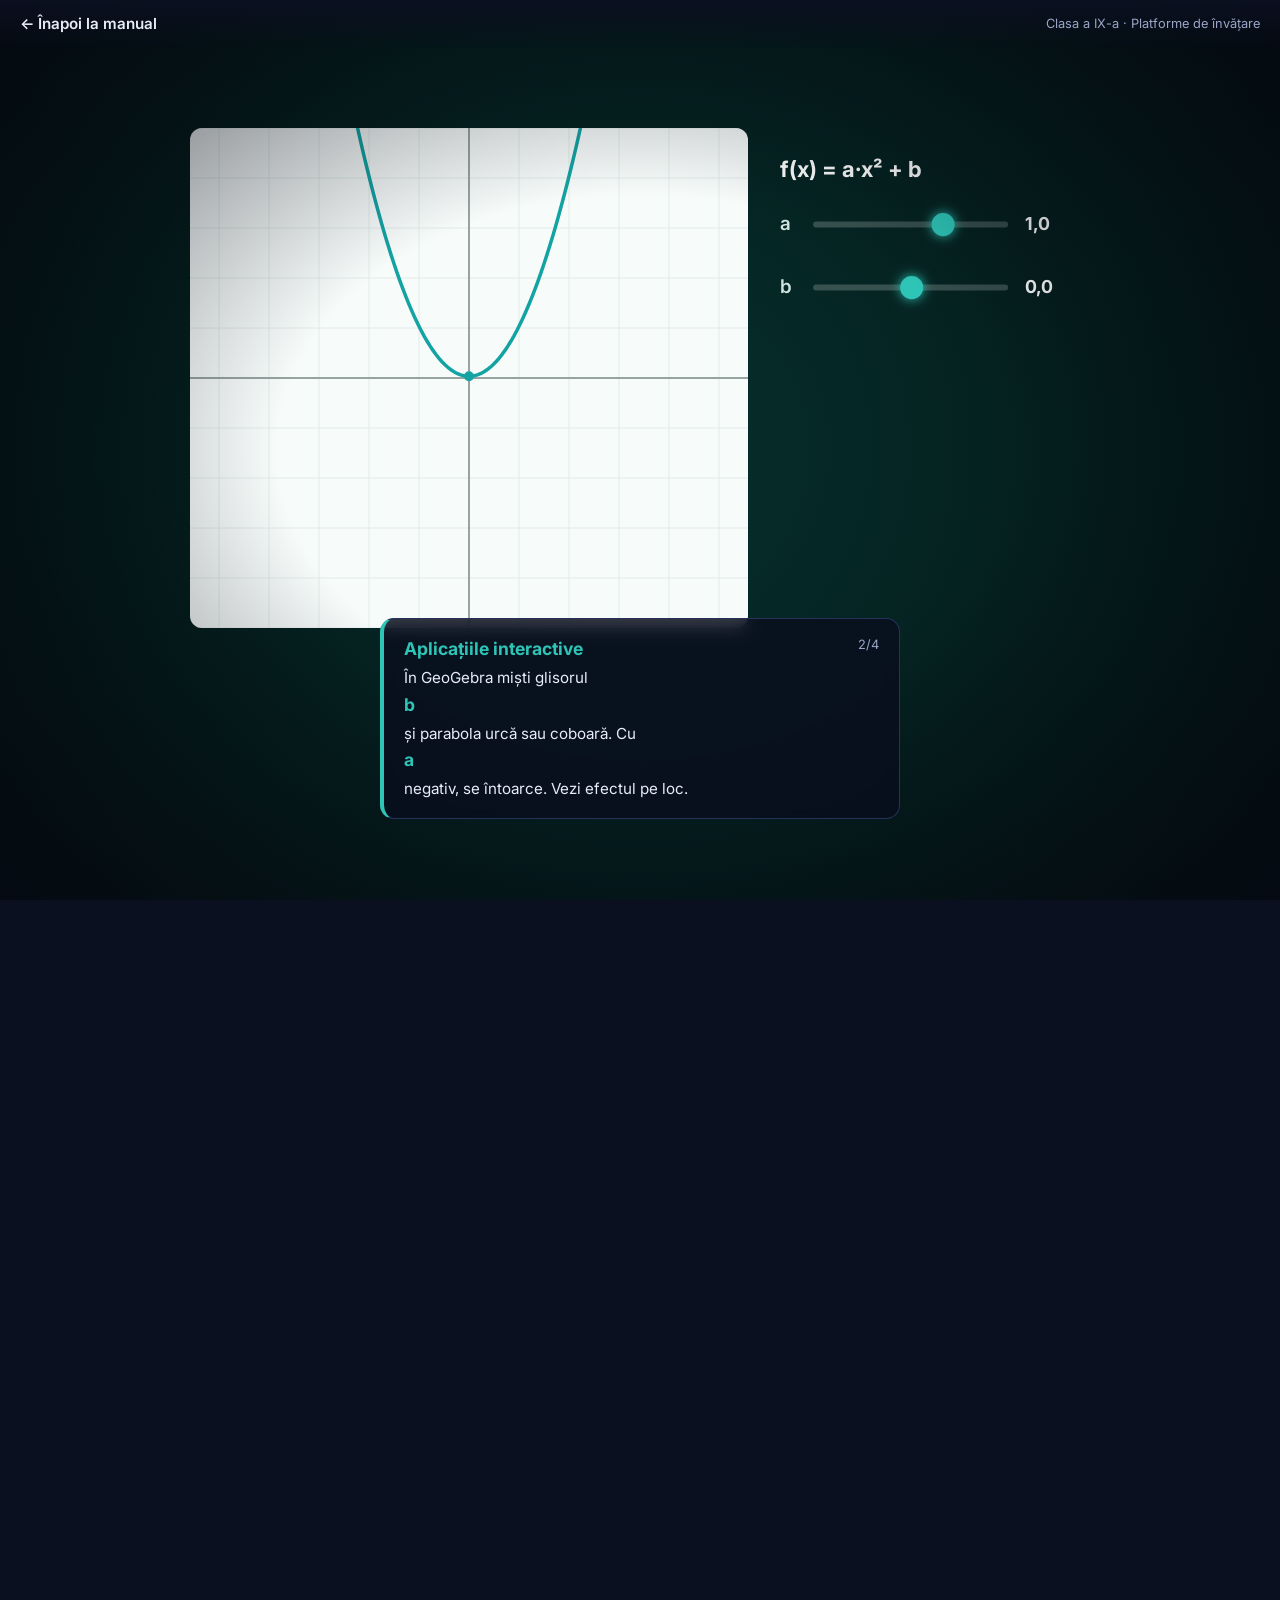
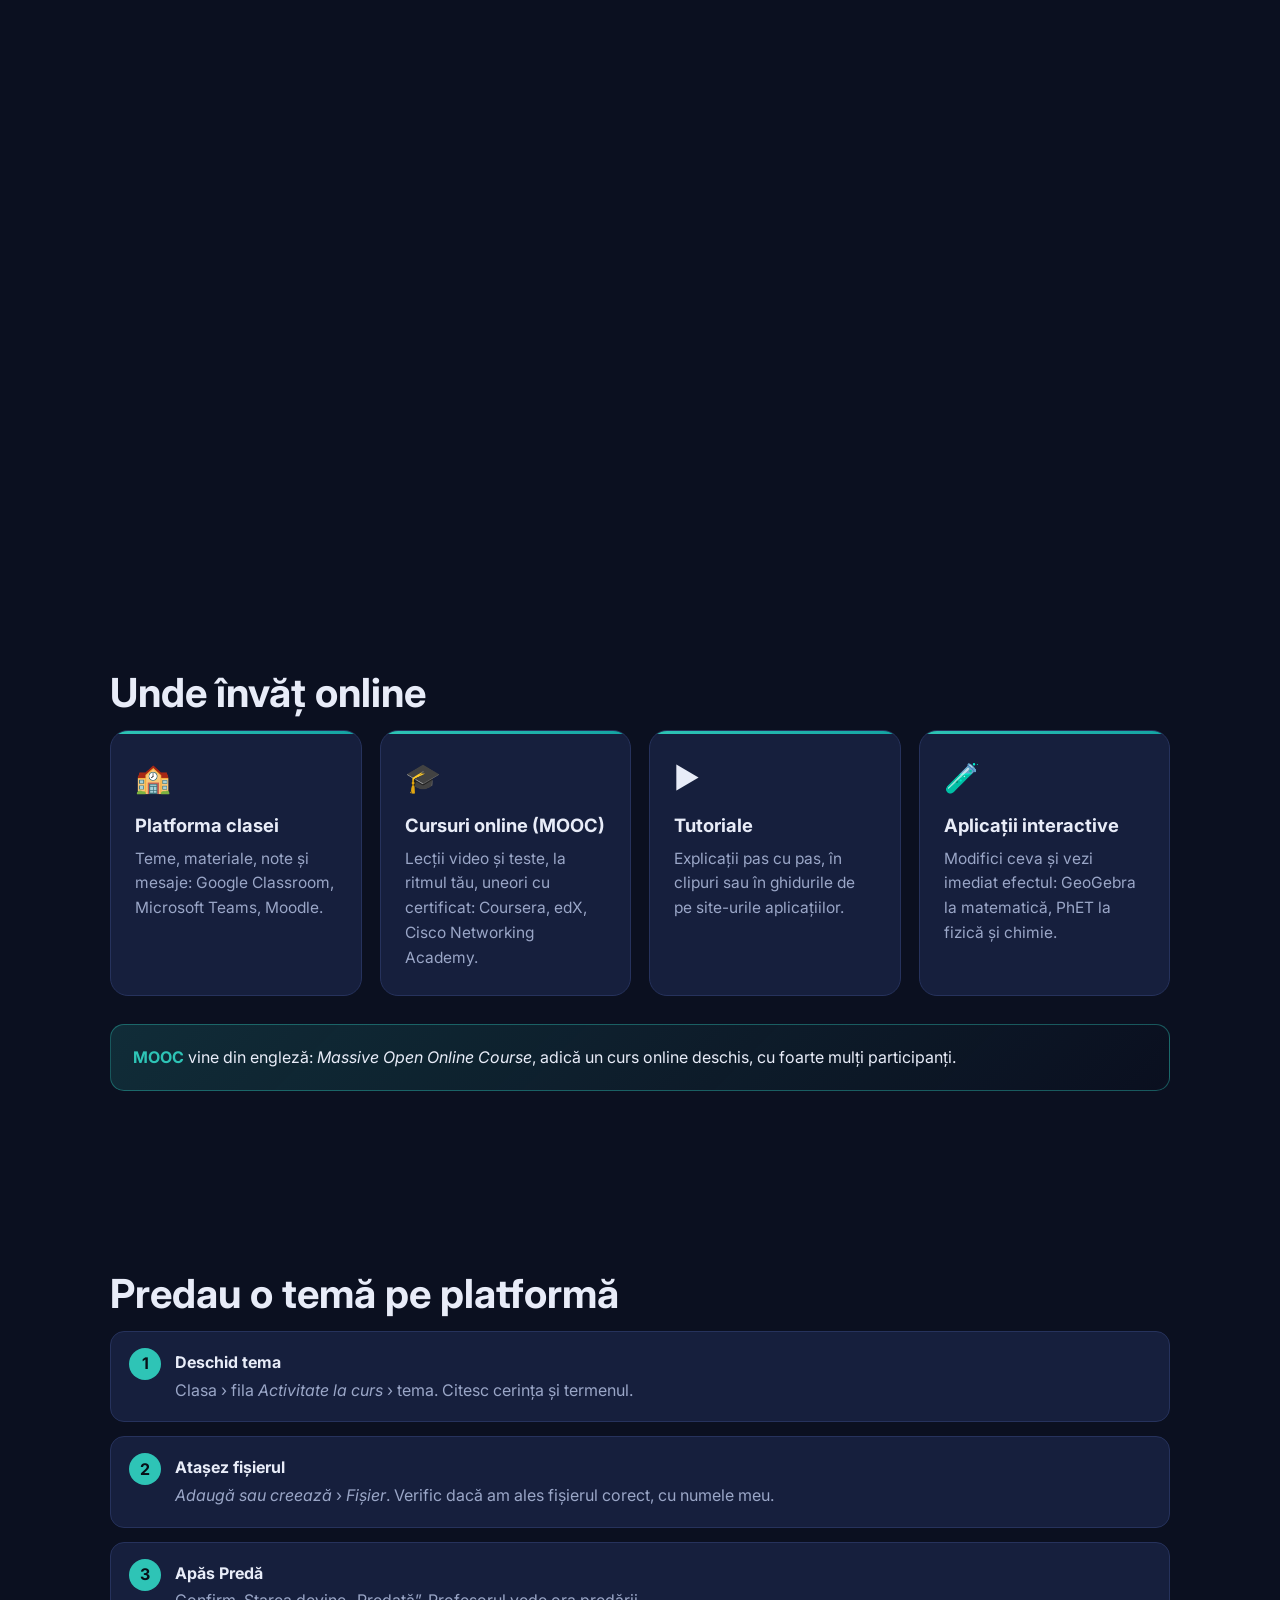
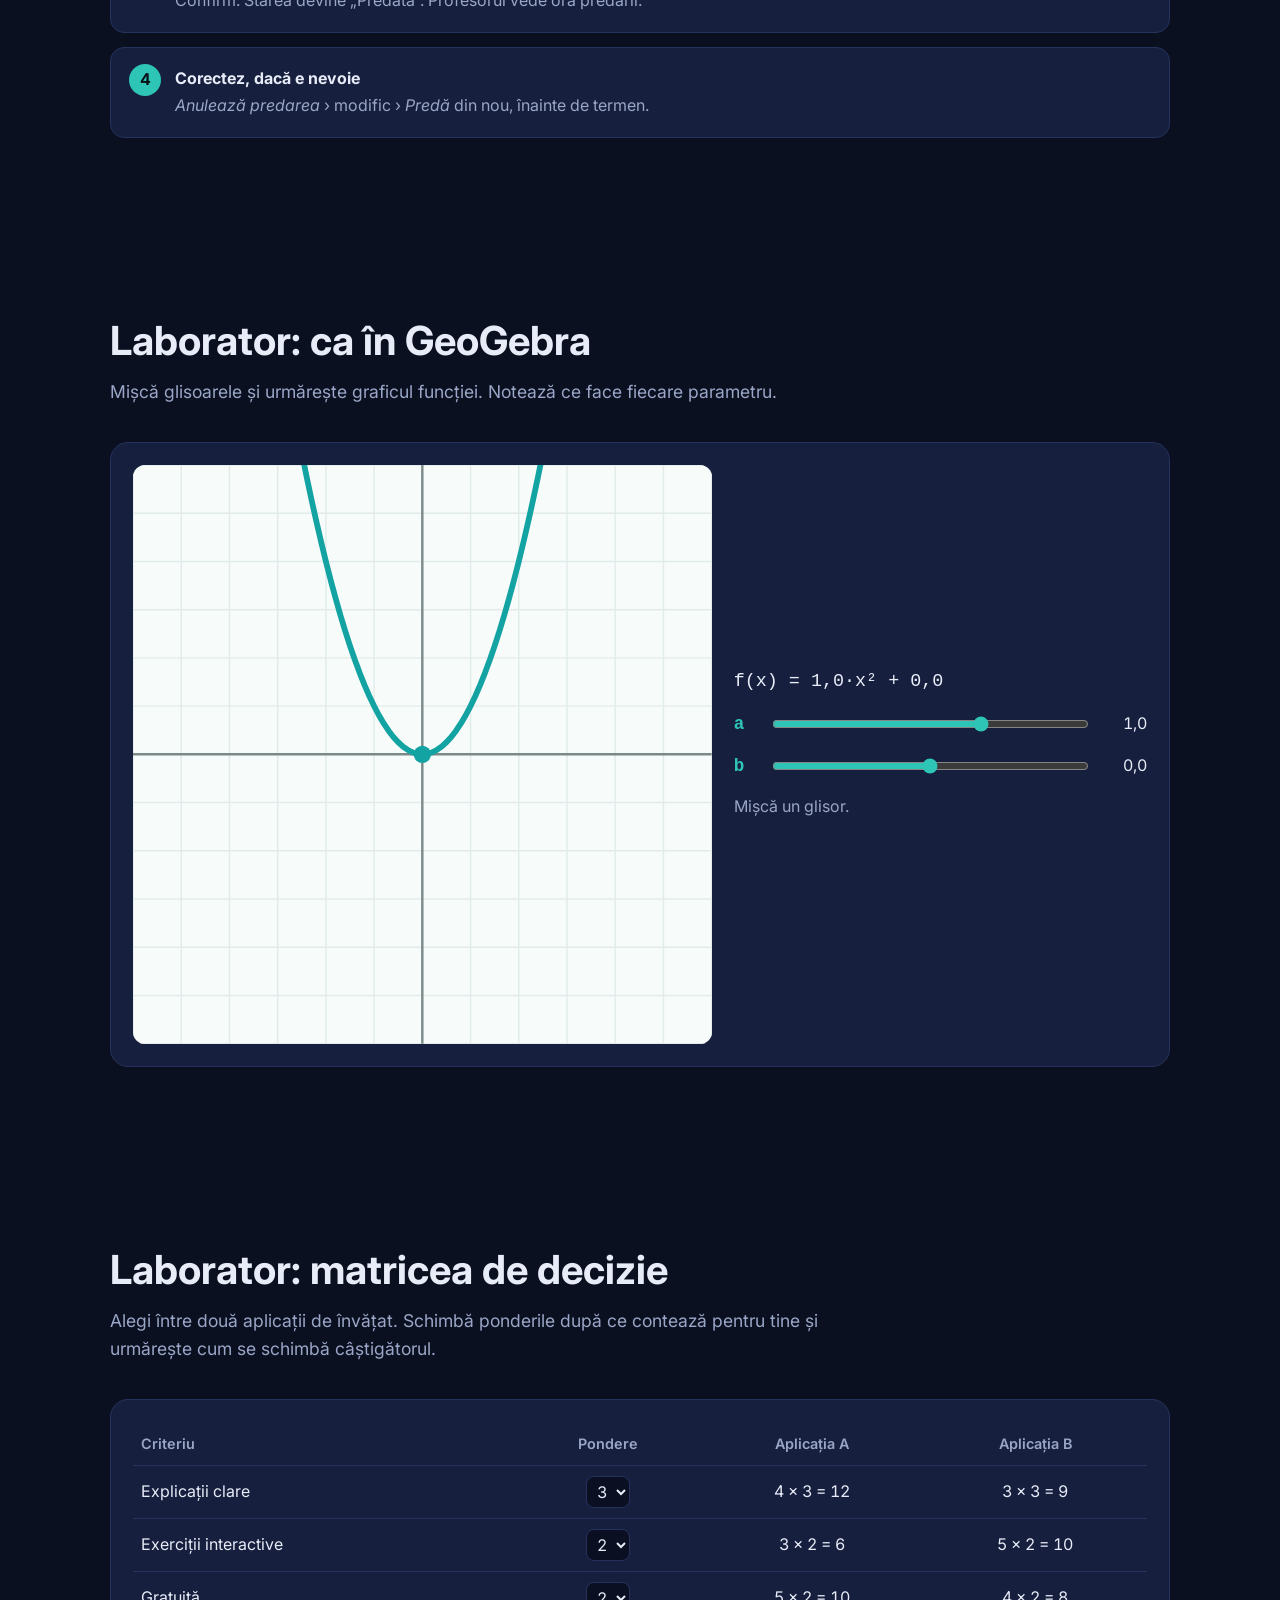
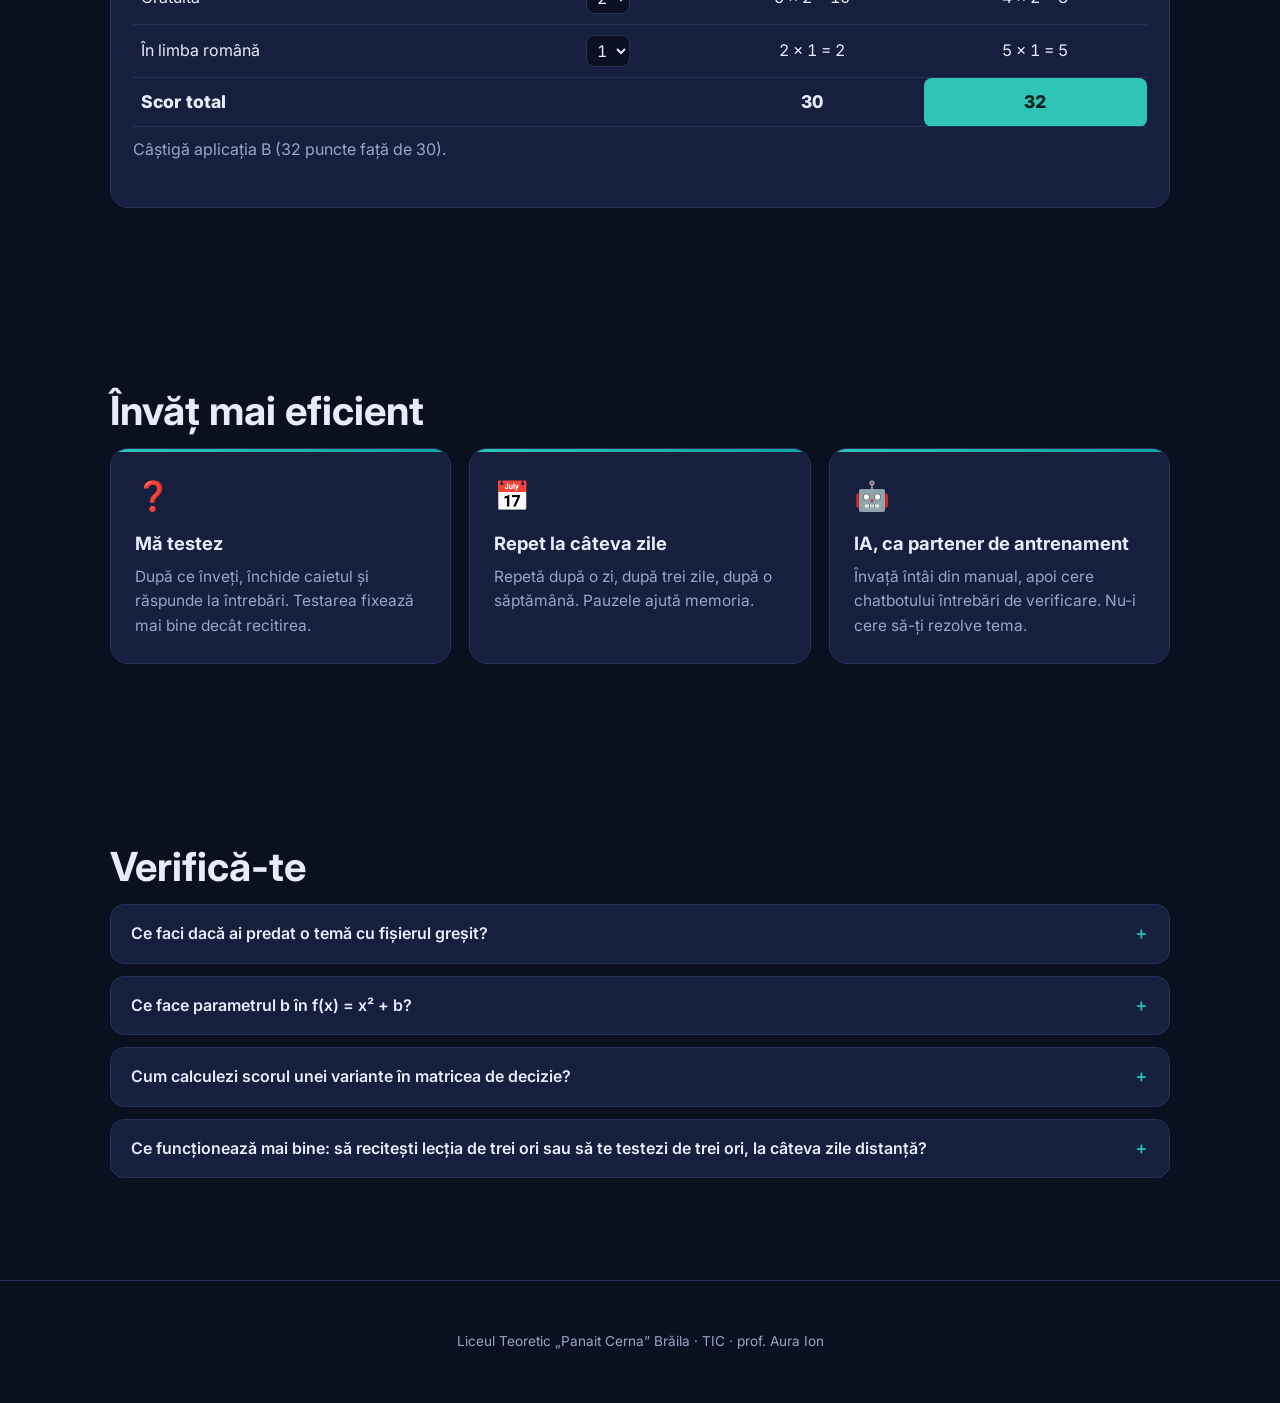
<file: lectii/platforme/index.html>
<!doctype html>
<html lang="ro">
<head>
<meta charset="utf-8">
<meta name="viewport" content="width=device-width,initial-scale=1">
<title>Platforme de învățare – Clasa a IX-a | TIC</title>
<meta name="description" content="Platforma clasei, cursuri online, GeoGebra, matricea de decizie și învățarea prin testare, explicate cu animație la scroll. TIC, clasa a IX-a, Liceul Teoretic „Panait Cerna” Brăila.">
<link rel="preconnect" href="https://fonts.googleapis.com">
<link href="https://fonts.googleapis.com/css2?family=Inter:wght@400;500;600;700;800&display=swap" rel="stylesheet">
<link rel="stylesheet" href="assets/style.css">
<style>
.lab{background:var(--card);border:1px solid var(--line);border-radius:var(--radius);padding:22px}
.lab p{color:var(--muted)}
.gg{display:grid;grid-template-columns:minmax(0,1.4fr) minmax(0,1fr);gap:22px;align-items:center}
@media (max-width:760px){.gg{grid-template-columns:1fr}}
.gg svg{width:100%;height:auto;background:#f7fbfa;border-radius:12px;display:block}
.sl{display:grid;grid-template-columns:28px 1fr 48px;gap:10px;align-items:center;margin:14px 0}
.sl b{font-family:ui-monospace,Consolas,monospace;font-size:1.1rem;color:var(--accent)}
.sl output{text-align:right;font-variant-numeric:tabular-nums}
input[type=range]{width:100%;accent-color:var(--accent)}
.fx{font-family:ui-monospace,Consolas,monospace;font-size:1.15rem;margin-bottom:6px}
.obs{margin-top:10px;color:var(--muted);min-height:3em}
.tablewrap{overflow-x:auto}
table.m{width:100%;border-collapse:collapse;font-variant-numeric:tabular-nums}
table.m th,table.m td{border-bottom:1px solid var(--line);padding:10px 8px;text-align:center}
table.m th:first-child,table.m td:first-child{text-align:left}
table.m th{color:var(--muted);font-weight:600;font-size:.9rem}
table.m select{font:inherit;background:#0a0f22;color:var(--ink);border:1px solid var(--line);border-radius:8px;padding:4px 6px}
table.m select:focus-visible{outline:3px solid var(--accent)}
table.m tfoot td{font-weight:800;font-size:1.1rem}
td.win{color:#04201d;background:var(--accent);border-radius:8px}
</style>
</head>
<body data-theme="platforme">
<div class="progress"></div>
<header class="topbar"><a href="../../#u3">← Înapoi la manual</a><span class="tag">Clasa a IX-a · Platforme de învățare</span></header>

<section class="hero" aria-label="Animație: tema predată pe platformă, GeoGebra, matricea de decizie și curba uitării">
  <div class="hero-stage">
    <canvas aria-hidden="true"></canvas>
    <div class="hero-shade"></div>
    <div class="hero-title">
      <span class="kicker">TIC · Clasa a IX-a</span>
      <h1>Aplicații și platforme pentru învățare</h1>
      <p>Derulează și află cum înveți mai inteligent</p>
    </div>
    <div class="labels" data-for="canvas">
      <div class="label" data-at=".04,.27"><span class="num">1/4</span><b>Platforma clasei</b><span>Deschizi tema, atașezi fișierul corect și apeși <b>Predă</b>. Starea devine „Predată”. Dacă mai vrei să schimbi ceva, anulezi predarea.</span></div>
      <div class="label" data-at=".27,.52"><span class="num">2/4</span><b>Aplicațiile interactive</b><span>În GeoGebra miști glisorul <b>b</b> și parabola urcă sau coboară. Cu <b>a</b> negativ, se întoarce. Vezi efectul pe loc.</span></div>
      <div class="label" data-at=".52,.77"><span class="num">3/4</span><b>Matricea de decizie</b><span>Fiecare criteriu are o pondere. Înmulțești nota cu ponderea și aduni. Câștigă scorul cel mai mare, nu prima impresie.</span></div>
      <div class="label" data-at=".77,1.01"><span class="num">4/4</span><b>Te testezi, nu doar recitești</b><span>Dacă recitești o dată, uiți repede. Dacă te testezi după 1, 3 și 7 zile, îți amintești mult mai mult.</span></div>
    </div>
    <div class="scroll-hint">DERULEAZĂ ↓</div>
  </div>
</section>

<main>
  <section class="block">
    <h2 class="reveal">Unde învăț online</h2>
    <div class="grid">
      <div class="card reveal"><div class="ico">🏫</div><h3>Platforma clasei</h3><p>Teme, materiale, note și mesaje: Google Classroom, Microsoft Teams, Moodle.</p></div>
      <div class="card reveal"><div class="ico">🎓</div><h3>Cursuri online (MOOC)</h3><p>Lecții video și teste, la ritmul tău, uneori cu certificat: Coursera, edX, Cisco Networking Academy.</p></div>
      <div class="card reveal"><div class="ico">▶️</div><h3>Tutoriale</h3><p>Explicații pas cu pas, în clipuri sau în ghidurile de pe site-urile aplicațiilor.</p></div>
      <div class="card reveal"><div class="ico">🧪</div><h3>Aplicații interactive</h3><p>Modifici ceva și vezi imediat efectul: GeoGebra la matematică, PhET la fizică și chimie.</p></div>
    </div>
    <div class="callout reveal"><b>MOOC</b> vine din engleză: <i>Massive Open Online Course</i>, adică un curs online deschis, cu foarte mulți participanți.</div>
  </section>

  <section class="block">
    <h2 class="reveal">Predau o temă pe platformă</h2>
    <ol class="steps reveal">
      <li><b>Deschid tema</b><span>Clasa › fila <i>Activitate la curs</i> › tema. Citesc cerința și termenul.</span></li>
      <li><b>Atașez fișierul</b><span><i>Adaugă sau creează</i> › <i>Fișier</i>. Verific dacă am ales fișierul corect, cu numele meu.</span></li>
      <li><b>Apăs Predă</b><span>Confirm. Starea devine „Predată”. Profesorul vede ora predării.</span></li>
      <li><b>Corectez, dacă e nevoie</b><span><i>Anulează predarea</i> › modific › <i>Predă</i> din nou, înainte de termen.</span></li>
    </ol>
  </section>

  <section class="block">
    <h2 class="reveal">Laborator: ca în GeoGebra</h2>
    <p class="lead reveal">Mișcă glisoarele și urmărește graficul funcției. Notează ce face fiecare parametru.</p>
    <div class="lab reveal gg">
      <svg id="ggs" viewBox="-6 -6 12 12" role="img" aria-label="Graficul funcției f(x) = a·x² + b">
        <g stroke="#e1ecea" stroke-width=".03" id="grid"></g>
        <line x1="-6" y1="0" x2="6" y2="0" stroke="#7b8a88" stroke-width=".05"/>
        <line x1="0" y1="-6" x2="0" y2="6" stroke="#7b8a88" stroke-width=".05"/>
        <path id="ggp" fill="none" stroke="#14a3a3" stroke-width=".12" stroke-linejoin="round"/>
        <circle id="ggv" r=".18" fill="#14a3a3"/>
      </svg>
      <div>
        <div class="fx" id="ggf">f(x) = 1·x² + 0</div>
        <label class="sl"><b>a</b><input type="range" id="ga" min="-3" max="3" step="0.1" value="1"><output id="gao">1,0</output></label>
        <label class="sl"><b>b</b><input type="range" id="gb" min="-4" max="4" step="0.1" value="0"><output id="gbo">0,0</output></label>
        <p class="obs" id="ggo" aria-live="polite">Mișcă un glisor.</p>
      </div>
    </div>
  </section>

  <section class="block">
    <h2 class="reveal">Laborator: matricea de decizie</h2>
    <p class="lead reveal">Alegi între două aplicații de învățat. Schimbă ponderile după ce contează pentru tine și urmărește cum se schimbă câștigătorul.</p>
    <div class="lab reveal tablewrap">
      <table class="m" id="mx">
        <thead><tr><th>Criteriu</th><th>Pondere</th><th>Aplicația A</th><th>Aplicația B</th></tr></thead>
        <tbody></tbody>
        <tfoot><tr><td>Scor total</td><td></td><td id="ta"></td><td id="tb"></td></tr></tfoot>
      </table>
      <p class="obs" id="mxo" aria-live="polite"></p>
    </div>
  </section>

  <section class="block">
    <h2 class="reveal">Învăț mai eficient</h2>
    <div class="grid">
      <div class="card reveal"><div class="ico">❓</div><h3>Mă testez</h3><p>După ce înveți, închide caietul și răspunde la întrebări. Testarea fixează mai bine decât recitirea.</p></div>
      <div class="card reveal"><div class="ico">📅</div><h3>Repet la câteva zile</h3><p>Repetă după o zi, după trei zile, după o săptămână. Pauzele ajută memoria.</p></div>
      <div class="card reveal"><div class="ico">🤖</div><h3>IA, ca partener de antrenament</h3><p>Învață întâi din manual, apoi cere chatbotului întrebări de verificare. Nu-i cere să-ți rezolve tema.</p></div>
    </div>
  </section>

  <section class="block">
    <h2 class="reveal">Verifică-te</h2>
    <details class="q reveal"><summary>Ce faci dacă ai predat o temă cu fișierul greșit?</summary><p>Apeși <i>Anulează predarea</i>, înlocuiești fișierul și predai din nou, înainte de termen.</p></details>
    <details class="q reveal"><summary>Ce face parametrul b în f(x) = x² + b?</summary><p>Mută parabola în sus (b pozitiv) sau în jos (b negativ), fără să-i schimbe forma.</p></details>
    <details class="q reveal"><summary>Cum calculezi scorul unei variante în matricea de decizie?</summary><p>Înmulțești nota fiecărui criteriu cu ponderea lui și aduni rezultatele.</p></details>
    <details class="q reveal"><summary>Ce funcționează mai bine: să recitești lecția de trei ori sau să te testezi de trei ori, la câteva zile distanță?</summary><p>Să te testezi, la câteva zile distanță. Efortul de a-ți aminti fixează informația.</p></details>
  </section>
</main>
<footer>Liceul Teoretic „Panait Cerna” Brăila · TIC · prof. Aura Ion</footer>
<script src="assets/scenes.js"></script>
<script src="assets/main.js"></script>
<script>
// GeoGebra în miniatură (axa y este întoarsă în SVG)
(function(){
  const g=document.getElementById('grid');
  for(let i=-6;i<=6;i++)g.insertAdjacentHTML('beforeend',`<line x1="${i}" y1="-6" x2="${i}" y2="6"/><line x1="-6" y1="${i}" x2="6" y2="${i}"/>`);
  const A=document.getElementById('ga'),Bs=document.getElementById('gb'),path=document.getElementById('ggp'),v=document.getElementById('ggv');
  const f=document.getElementById('ggf'),o=document.getElementById('ggo'),ao=document.getElementById('gao'),bo=document.getElementById('gbo');
  const n=x=>x.toFixed(1).replace('.',',');
  let last='';
  function draw(e){
    const a=+A.value,b=+Bs.value;let d='';
    for(let x=-6;x<=6.001;x+=.1){const y=a*x*x+b;d+=(d?'L':'M')+x.toFixed(2)+' '+(-Math.max(-50,Math.min(50,y))).toFixed(2);}
    path.setAttribute('d',d);v.setAttribute('cx',0);v.setAttribute('cy',-b);
    ao.textContent=n(a);bo.textContent=n(b);f.textContent=`f(x) = ${n(a)}·x² ${b<0?'−':'+'} ${n(Math.abs(b))}`;
    if(e&&e.target===Bs)last='b mută parabola pe verticală: vârful este în punctul (0; '+n(b)+').';
    if(e&&e.target===A)last=a===0?'Cu a = 0 nu mai e parabolă: graficul devine o dreaptă orizontală.':a>0?`a pozitiv: parabola are „brațele” în sus. Cu cât a e mai mare, cu atât e mai îngustă.`:`a negativ: parabola se întoarce, cu „brațele” în jos.`;
    if(last)o.textContent=last;
  }
  A.addEventListener('input',draw);Bs.addEventListener('input',draw);draw();
})();
// Matricea de decizie
(function(){
  const R=[['Explicații clare',3,4,3],['Exerciții interactive',2,3,5],['Gratuită',2,5,4],['În limba română',1,2,5]];
  const tb=document.querySelector('#mx tbody'),ta=document.getElementById('ta'),tbb=document.getElementById('tb'),o=document.getElementById('mxo');
  tb.innerHTML=R.map((r,i)=>`<tr><td>${r[0]}</td><td><select data-i="${i}" aria-label="Ponderea pentru ${r[0]}">${[1,2,3].map(k=>`<option${k===r[1]?' selected':''}>${k}</option>`).join('')}</select></td><td id="a${i}"></td><td id="b${i}"></td></tr>`).join('');
  function calc(){let sa=0,sb=0;
    R.forEach((r,i)=>{const w=+tb.querySelector(`[data-i="${i}"]`).value;sa+=r[2]*w;sb+=r[3]*w;
      document.getElementById('a'+i).textContent=`${r[2]} × ${w} = ${r[2]*w}`;document.getElementById('b'+i).textContent=`${r[3]} × ${w} = ${r[3]*w}`;});
    ta.textContent=sa;tbb.textContent=sb;ta.className=sa>sb?'win':'';tbb.className=sb>sa?'win':'';
    o.textContent=sa===sb?'Egalitate: adaugă un criteriu nou ca să decizi.':`Câștigă aplicația ${sa>sb?'A':'B'} (${Math.max(sa,sb)} puncte față de ${Math.min(sa,sb)}).`;}
  tb.addEventListener('change',calc);calc();
})();
</script>
</body>
</html>
</file>
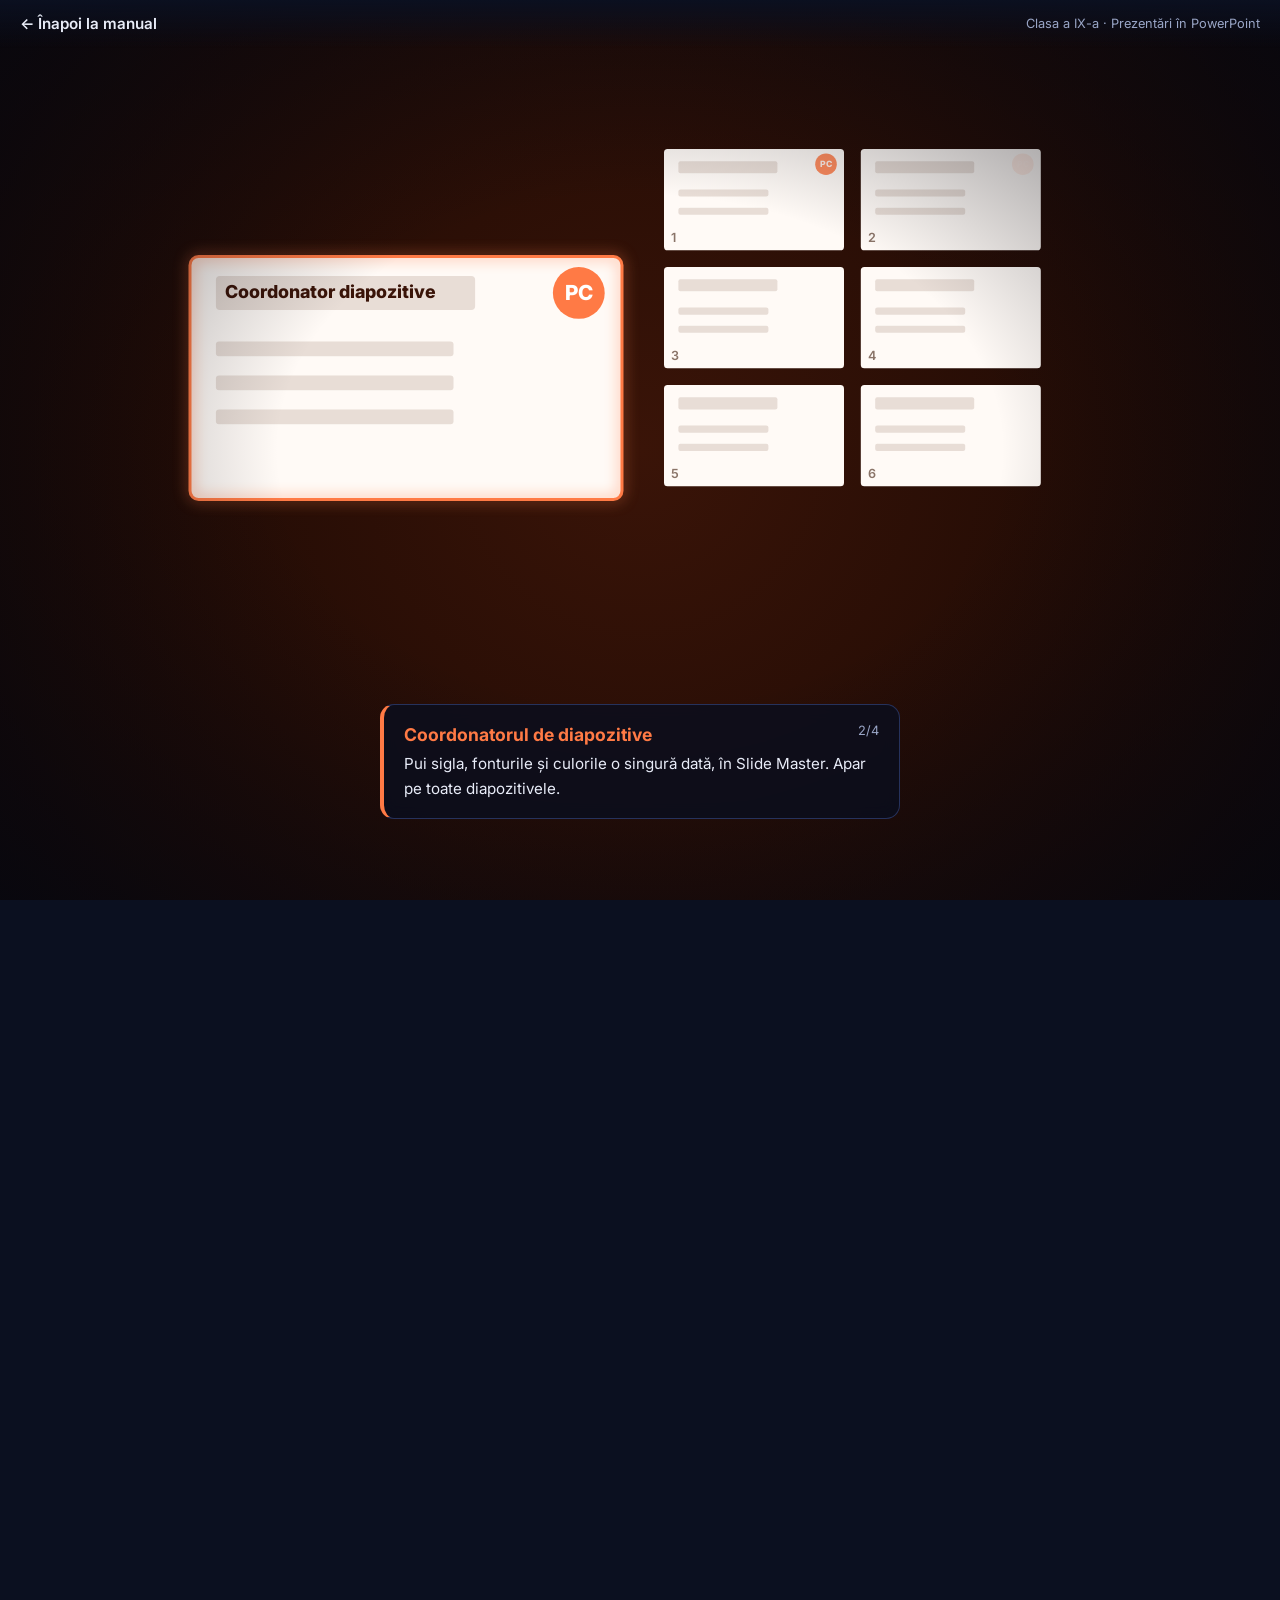
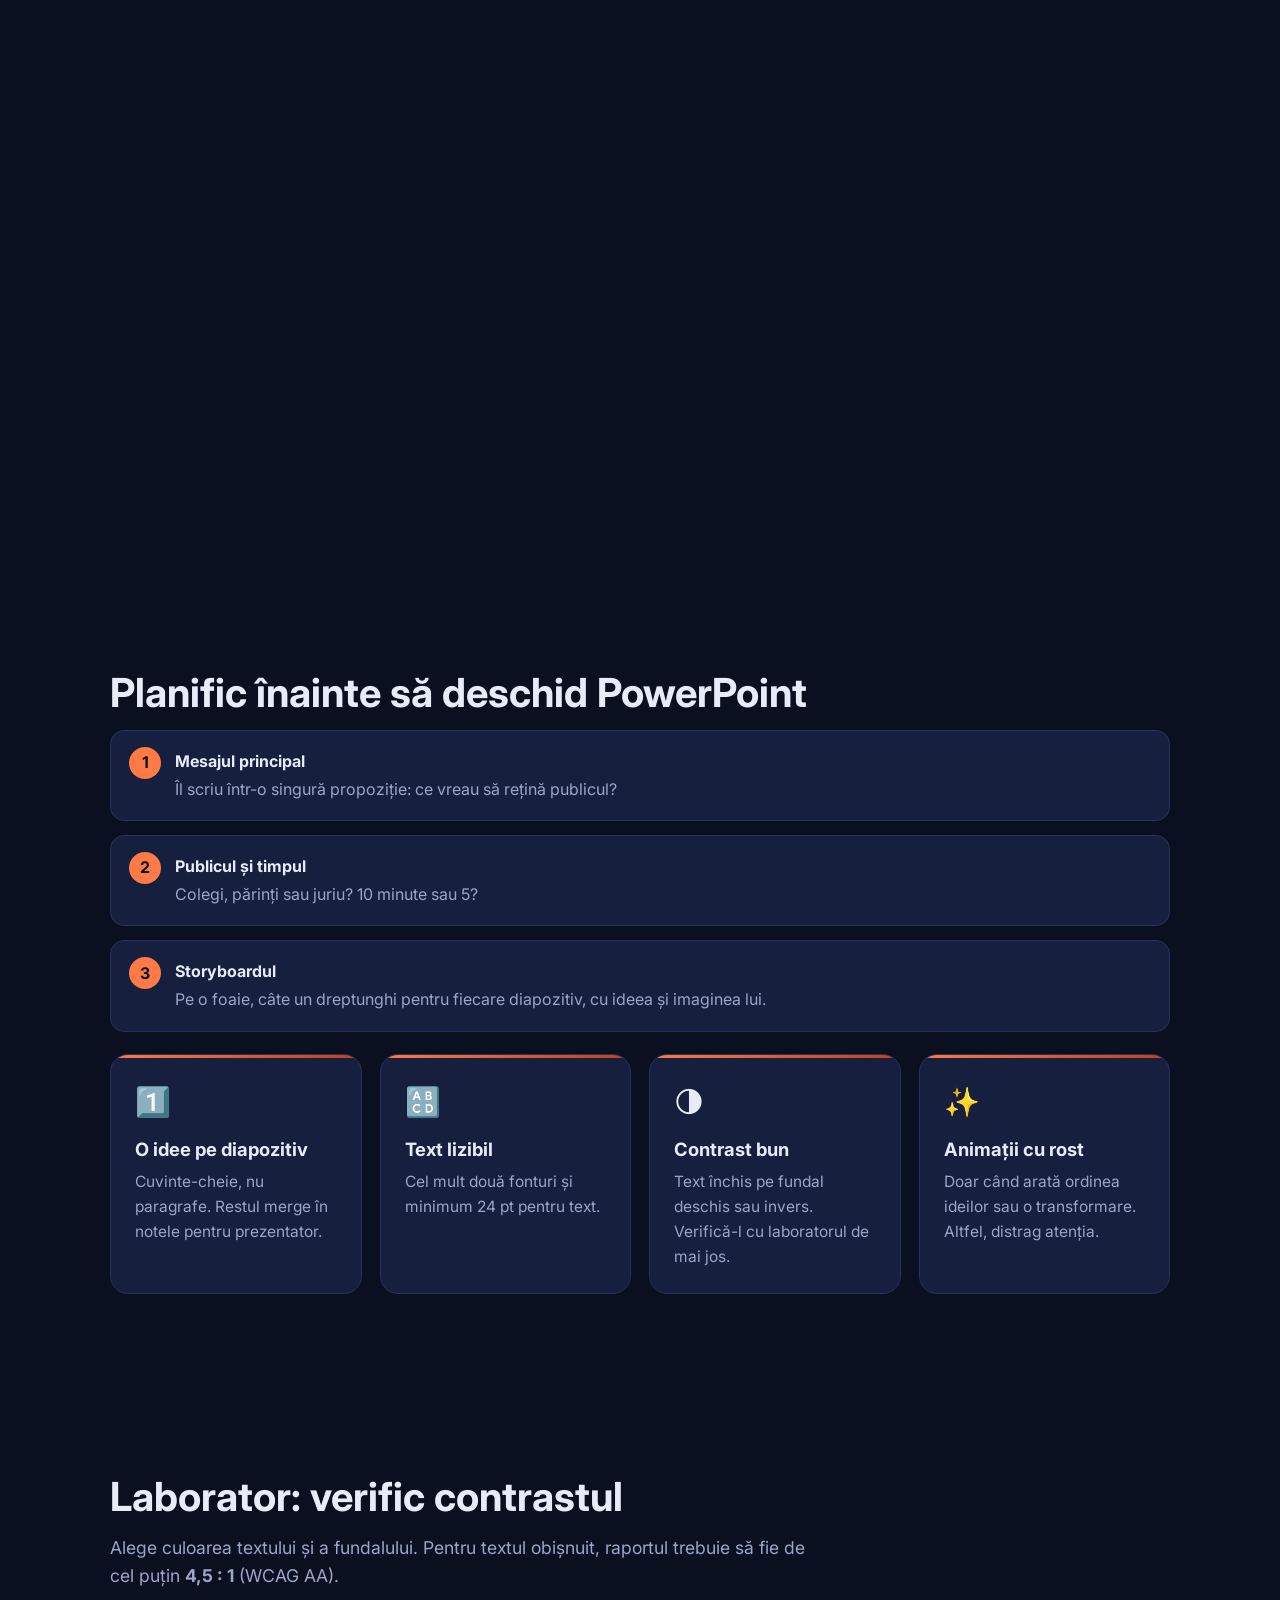
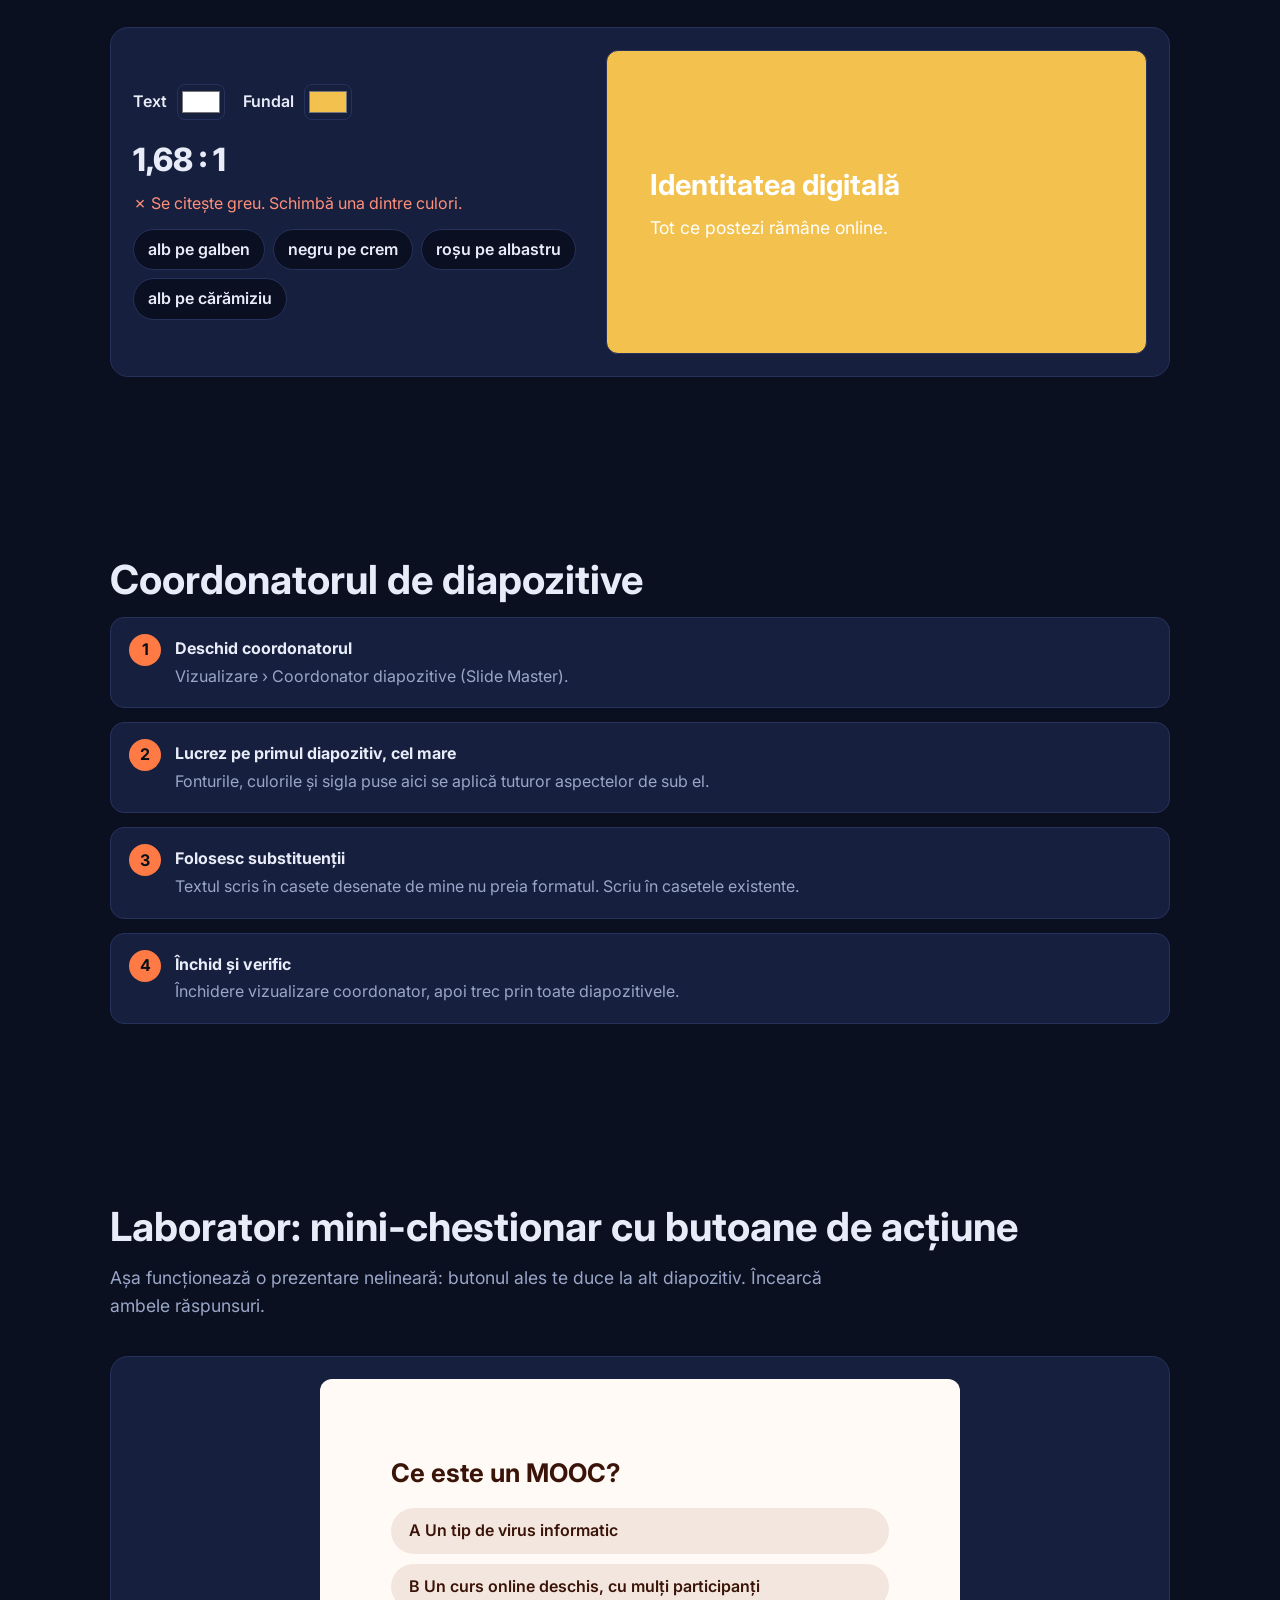
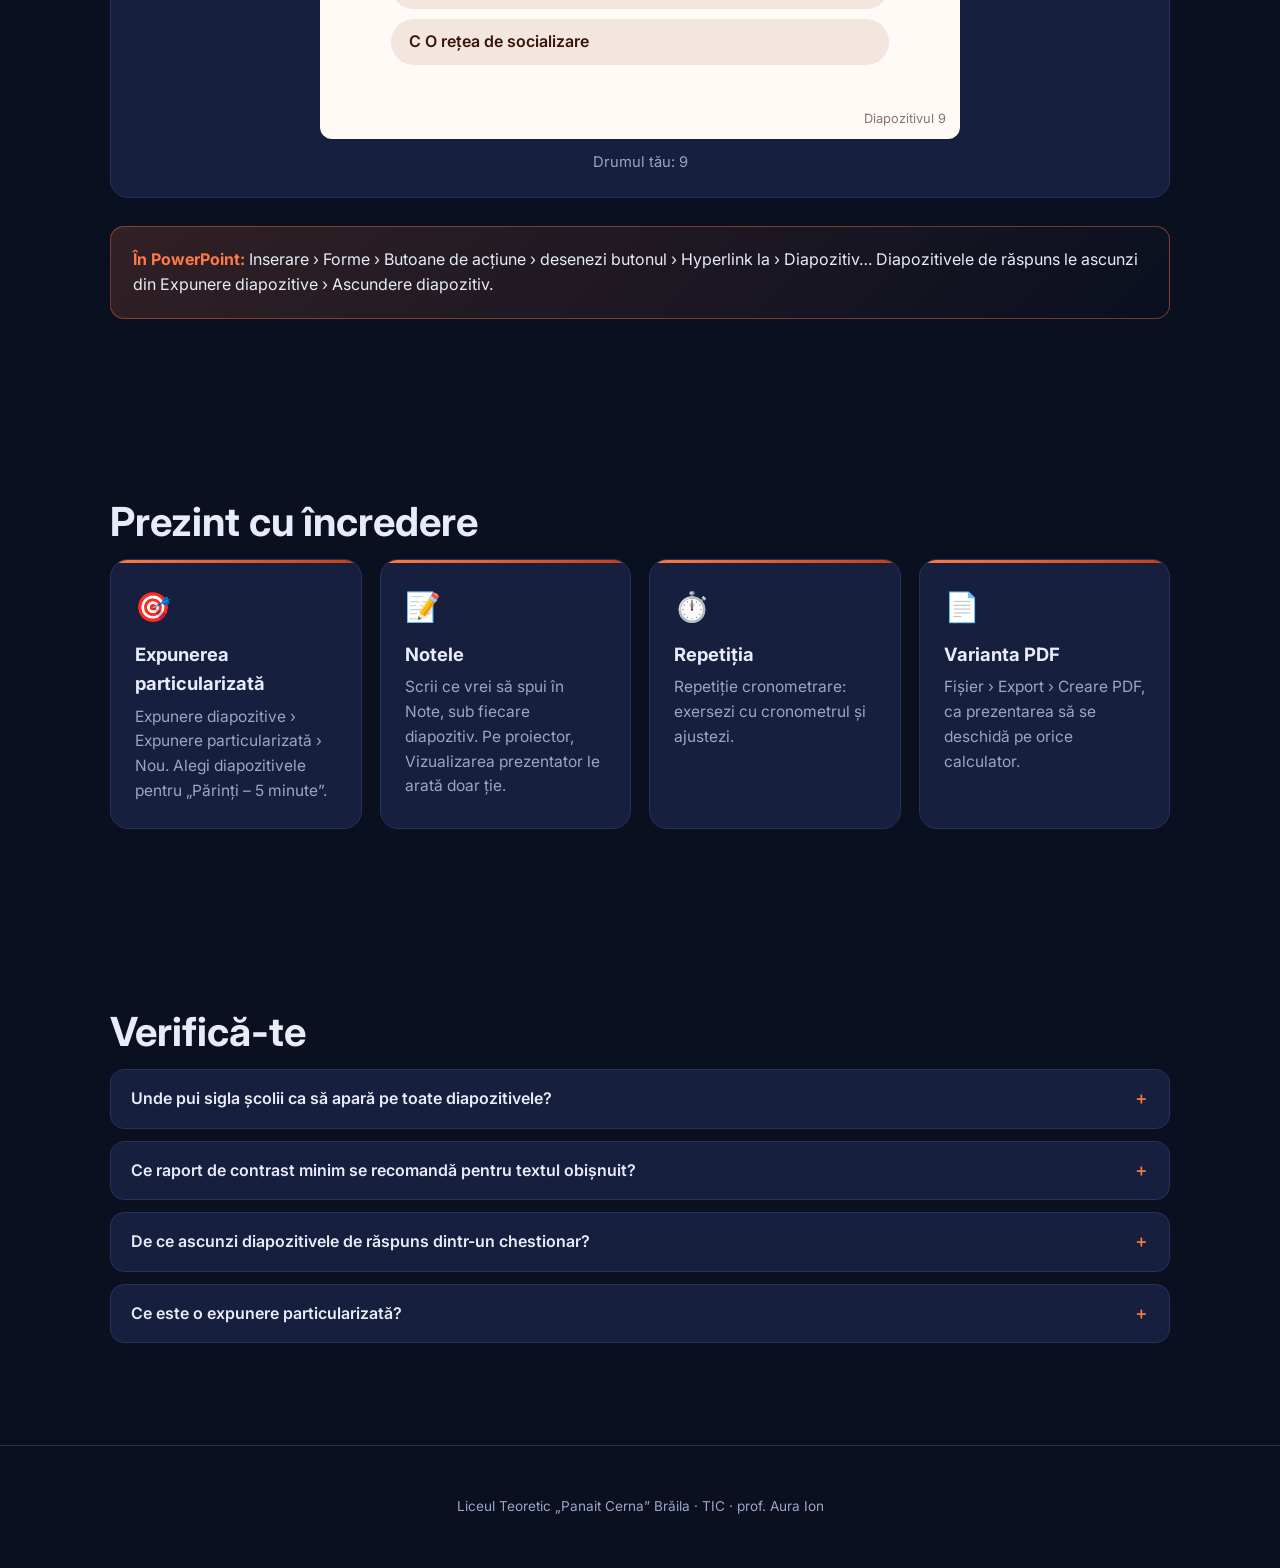
<file: lectii/powerpoint/index.html>
<!doctype html>
<html lang="ro">
<head>
<meta charset="utf-8">
<meta name="viewport" content="width=device-width,initial-scale=1">
<title>Prezentări în PowerPoint – Clasa a IX-a | TIC</title>
<meta name="description" content="Planificarea prezentării, coordonatorul de diapozitive, butoanele de acțiune și expunerea particularizată, explicate cu animație la scroll. TIC, clasa a IX-a, Liceul Teoretic „Panait Cerna” Brăila.">
<link rel="preconnect" href="https://fonts.googleapis.com">
<link href="https://fonts.googleapis.com/css2?family=Inter:wght@400;500;600;700;800&display=swap" rel="stylesheet">
<link rel="stylesheet" href="assets/style.css">
<style>
.lab{background:var(--card);border:1px solid var(--line);border-radius:var(--radius);padding:22px}
.lab p{color:var(--muted)}
.cc{display:grid;grid-template-columns:minmax(0,1fr) minmax(0,1.2fr);gap:22px;align-items:center}
@media (max-width:760px){.cc{grid-template-columns:1fr}}
.pick{display:flex;gap:18px;flex-wrap:wrap;margin-bottom:14px}
.pick label{display:flex;align-items:center;gap:10px;font-weight:600}
.pick input[type=color]{width:48px;height:36px;border:1px solid var(--line);border-radius:8px;background:none;padding:2px;cursor:pointer}
.prev{aspect-ratio:16/9;border-radius:12px;display:flex;flex-direction:column;justify-content:center;padding:6% 8%;border:1px solid var(--line)}
.prev h3{font-size:clamp(1.2rem,3vw,1.8rem);margin-bottom:6px}
.prev p{font-size:clamp(.9rem,2vw,1.1rem);color:inherit !important}
.ratio{font-size:2rem;font-weight:800}
.verd{margin-top:6px}
.ok{color:#5cc77c}.no{color:#ff8f7a}
.presets{display:flex;gap:8px;flex-wrap:wrap;margin-top:12px}
.lab button{font:inherit;font-weight:600;cursor:pointer;border-radius:99px;padding:7px 14px;border:1px solid var(--line);background:#0a0f22;color:var(--ink)}
.lab button:hover{border-color:var(--accent)}
.lab button:focus-visible,.pick input:focus-visible{outline:3px solid var(--accent);outline-offset:2px}
.show{aspect-ratio:16/9;max-width:640px;margin:0 auto;background:#fffaf6;color:#3a1408;border-radius:12px;padding:5% 7%;display:flex;flex-direction:column;justify-content:center;position:relative}
.show h3{font-size:clamp(1.1rem,3vw,1.6rem);margin-bottom:14px}
.show p{color:#5a3a2a !important}
.show .num{position:absolute;right:14px;bottom:10px;font-size:.8rem;color:#8a7468}
.show .opts{display:grid;gap:10px}
.show .opts button{background:#f3e6de;color:#3a1408;border:0;text-align:left;border-radius:99px;padding:10px 18px}
.show .opts button:hover{background:#ffd7c7}
.show .nav{position:absolute;left:14px;bottom:10px;display:flex;gap:6px}
.show .nav button{background:#3a1408;color:#fff;border:0;padding:5px 12px;font-size:.85rem}
.trail{margin-top:12px;text-align:center;color:var(--muted);font-size:.92rem}
.hidden-tag{display:inline-block;font-size:.72rem;background:#3a1408;color:#ffd7c7;border-radius:99px;padding:2px 8px;margin-left:6px}
</style>
</head>
<body data-theme="prezentare">
<div class="progress"></div>
<header class="topbar"><a href="../../#u5">← Înapoi la manual</a><span class="tag">Clasa a IX-a · Prezentări în PowerPoint</span></header>

<section class="hero" aria-label="Animație: diapozitivul clar, coordonatorul de diapozitive, butoanele de acțiune și expunerea particularizată">
  <div class="hero-stage">
    <canvas aria-hidden="true"></canvas>
    <div class="hero-shade"></div>
    <div class="hero-title">
      <span class="kicker">TIC · Clasa a IX-a</span>
      <h1>Prezentări în PowerPoint</h1>
      <p>Derulează și urmărește cum se construiește o prezentare bună</p>
    </div>
    <div class="labels" data-for="canvas">
      <div class="label" data-at=".04,.27"><span class="num">1/4</span><b>O idee pe diapozitiv</b><span>Un zid de text citit de pe ecran nu ajută pe nimeni. Păstrezi cuvintele-cheie și o imagine, iar restul îl spui tu.</span></div>
      <div class="label" data-at=".27,.52"><span class="num">2/4</span><b>Coordonatorul de diapozitive</b><span>Pui sigla, fonturile și culorile o singură dată, în Slide Master. Apar pe toate diapozitivele.</span></div>
      <div class="label" data-at=".52,.77"><span class="num">3/4</span><b>Butoanele de acțiune</b><span>Răspunsul B duce la diapozitivul 11, „Corect”, iar răspunsul A la diapozitivul 12, „Mai încearcă”. Diapozitivele de răspuns sunt ascunse.</span></div>
      <div class="label" data-at=".77,1.01"><span class="num">4/4</span><b>Expunerea particularizată</b><span>Din aceeași prezentare alegi doar diapozitivele potrivite pentru alt public: „Părinți – 5 minute”.</span></div>
    </div>
    <div class="scroll-hint">DERULEAZĂ ↓</div>
  </div>
</section>

<main>
  <section class="block">
    <h2 class="reveal">Planific înainte să deschid PowerPoint</h2>
    <ol class="steps reveal">
      <li><b>Mesajul principal</b><span>Îl scriu într-o singură propoziție: ce vreau să rețină publicul?</span></li>
      <li><b>Publicul și timpul</b><span>Colegi, părinți sau juriu? 10 minute sau 5?</span></li>
      <li><b>Storyboardul</b><span>Pe o foaie, câte un dreptunghi pentru fiecare diapozitiv, cu ideea și imaginea lui.</span></li>
    </ol>
    <div class="grid" style="margin-top:22px">
      <div class="card reveal"><div class="ico">1️⃣</div><h3>O idee pe diapozitiv</h3><p>Cuvinte-cheie, nu paragrafe. Restul merge în notele pentru prezentator.</p></div>
      <div class="card reveal"><div class="ico">🔠</div><h3>Text lizibil</h3><p>Cel mult două fonturi și minimum 24 pt pentru text.</p></div>
      <div class="card reveal"><div class="ico">🌗</div><h3>Contrast bun</h3><p>Text închis pe fundal deschis sau invers. Verifică-l cu laboratorul de mai jos.</p></div>
      <div class="card reveal"><div class="ico">✨</div><h3>Animații cu rost</h3><p>Doar când arată ordinea ideilor sau o transformare. Altfel, distrag atenția.</p></div>
    </div>
  </section>

  <section class="block">
    <h2 class="reveal">Laborator: verific contrastul</h2>
    <p class="lead reveal">Alege culoarea textului și a fundalului. Pentru textul obișnuit, raportul trebuie să fie de cel puțin <b>4,5 : 1</b> (WCAG AA).</p>
    <div class="lab reveal cc">
      <div>
        <div class="pick"><label>Text <input type="color" id="cf" value="#ffffff"></label><label>Fundal <input type="color" id="cb" value="#f2c14e"></label></div>
        <div class="ratio" id="cr" aria-live="polite"></div>
        <div class="verd" id="cv"></div>
        <div class="presets">
          <button type="button" data-f="#ffffff" data-b="#f2c14e">alb pe galben</button>
          <button type="button" data-f="#1b2430" data-b="#fffaf6">negru pe crem</button>
          <button type="button" data-f="#ff0000" data-b="#0000ff">roșu pe albastru</button>
          <button type="button" data-f="#ffffff" data-b="#c43e1c">alb pe cărămiziu</button>
        </div>
      </div>
      <div class="prev" id="cp"><h3>Identitatea digitală</h3><p>Tot ce postezi rămâne online.</p></div>
    </div>
  </section>

  <section class="block">
    <h2 class="reveal">Coordonatorul de diapozitive</h2>
    <ol class="steps reveal">
      <li><b>Deschid coordonatorul</b><span>Vizualizare › Coordonator diapozitive (Slide Master).</span></li>
      <li><b>Lucrez pe primul diapozitiv, cel mare</b><span>Fonturile, culorile și sigla puse aici se aplică tuturor aspectelor de sub el.</span></li>
      <li><b>Folosesc substituenții</b><span>Textul scris în casete desenate de mine nu preia formatul. Scriu în casetele existente.</span></li>
      <li><b>Închid și verific</b><span>Închidere vizualizare coordonator, apoi trec prin toate diapozitivele.</span></li>
    </ol>
  </section>

  <section class="block">
    <h2 class="reveal">Laborator: mini-chestionar cu butoane de acțiune</h2>
    <p class="lead reveal">Așa funcționează o prezentare nelineară: butonul ales te duce la alt diapozitiv. Încearcă ambele răspunsuri.</p>
    <div class="lab reveal">
      <div class="show" id="sh" aria-live="polite"></div>
      <p class="trail" id="tr"></p>
    </div>
    <div class="callout reveal"><b>În PowerPoint:</b> Inserare › Forme › Butoane de acțiune › desenezi butonul › Hyperlink la › Diapozitiv… Diapozitivele de răspuns le ascunzi din Expunere diapozitive › Ascundere diapozitiv.</div>
  </section>

  <section class="block">
    <h2 class="reveal">Prezint cu încredere</h2>
    <div class="grid">
      <div class="card reveal"><div class="ico">🎯</div><h3>Expunerea particularizată</h3><p>Expunere diapozitive › Expunere particularizată › Nou. Alegi diapozitivele pentru „Părinți – 5 minute”.</p></div>
      <div class="card reveal"><div class="ico">📝</div><h3>Notele</h3><p>Scrii ce vrei să spui în Note, sub fiecare diapozitiv. Pe proiector, Vizualizarea prezentator le arată doar ție.</p></div>
      <div class="card reveal"><div class="ico">⏱️</div><h3>Repetiția</h3><p>Repetiție cronometrare: exersezi cu cronometrul și ajustezi.</p></div>
      <div class="card reveal"><div class="ico">📄</div><h3>Varianta PDF</h3><p>Fișier › Export › Creare PDF, ca prezentarea să se deschidă pe orice calculator.</p></div>
    </div>
  </section>

  <section class="block">
    <h2 class="reveal">Verifică-te</h2>
    <details class="q reveal"><summary>Unde pui sigla școlii ca să apară pe toate diapozitivele?</summary><p>În coordonatorul de diapozitive (Vizualizare › Coordonator diapozitive), pe primul diapozitiv, cel mare.</p></details>
    <details class="q reveal"><summary>Ce raport de contrast minim se recomandă pentru textul obișnuit?</summary><p>4,5 : 1, conform recomandărilor WCAG AA.</p></details>
    <details class="q reveal"><summary>De ce ascunzi diapozitivele de răspuns dintr-un chestionar?</summary><p>Ca să nu apară în derularea normală. Se deschid doar prin butoanele de acțiune.</p></details>
    <details class="q reveal"><summary>Ce este o expunere particularizată?</summary><p>O selecție de diapozitive din aceeași prezentare, salvată cu un nume, pentru alt public sau alt timp.</p></details>
  </section>
</main>
<footer>Liceul Teoretic „Panait Cerna” Brăila · TIC · prof. Aura Ion</footer>
<script src="assets/scenes.js"></script>
<script src="assets/main.js"></script>
<script>
// Contrastul (formula WCAG)
(function(){
  const f=document.getElementById('cf'),b=document.getElementById('cb'),r=document.getElementById('cr'),v=document.getElementById('cv'),p=document.getElementById('cp');
  const lum=h=>{const c=[1,3,5].map(i=>parseInt(h.substr(i,2),16)/255).map(x=>x<=.03928?x/12.92:Math.pow((x+.055)/1.055,2.4));return .2126*c[0]+.7152*c[1]+.0722*c[2];};
  function calc(){const a=lum(f.value),c=lum(b.value),k=(Math.max(a,c)+.05)/(Math.min(a,c)+.05);
    p.style.color=f.value;p.style.background=b.value;r.textContent=k.toFixed(2).replace('.',',')+' : 1';
    v.innerHTML=k>=7?'<span class="ok">✓ Excelent: se citește bine și de la distanță.</span>':k>=4.5?'<span class="ok">✓ Bun pentru text (WCAG AA).</span>':k>=3?'<span class="no">Doar pentru titluri mari. Pentru text, alege culori mai contrastante.</span>':'<span class="no">✗ Se citește greu. Schimbă una dintre culori.</span>';}
  f.addEventListener('input',calc);b.addEventListener('input',calc);
  document.querySelectorAll('.presets button').forEach(x=>x.onclick=()=>{f.value=x.dataset.f;b.value=x.dataset.b;calc();});
  calc();
})();
// Mini-chestionar nelinear
(function(){
  const sh=document.getElementById('sh'),tr=document.getElementById('tr');let path=[];
  const S={
    9:{h:'Ce este un MOOC?',body:'<div class="opts"><button data-go="12">A  Un tip de virus informatic</button><button data-go="11">B  Un curs online deschis, cu mulți participanți</button><button data-go="12">C  O rețea de socializare</button></div>'},
    10:{h:'Următoarea temă: platformele clasei',body:'<p>Aici continuă prezentarea în ordinea obișnuită.</p><div class="nav"><button data-go="9">◀ Înapoi la întrebare</button></div>'},
    11:{h:'✓ Răspuns corect!',hid:1,body:'<p>MOOC = Massive Open Online Course.</p><div class="nav"><button data-go="10">Continuă ▶</button></div>'},
    12:{h:'Mai încearcă',hid:1,body:'<p>Gândește-te la cursurile de pe Coursera sau edX.</p><div class="nav"><button data-go="9">↩ Revenire la întrebare</button></div>'}};
  function go(n){path.push(n);const s=S[n];
    sh.innerHTML=`<h3>${s.h}</h3>${s.body}<span class="num">Diapozitivul ${n}${s.hid?'<span class="hidden-tag">ascuns</span>':''}</span>`;
    tr.textContent='Drumul tău: '+path.join(' → ');}
  sh.addEventListener('click',e=>{const b=e.target.closest('[data-go]');if(b)go(+b.dataset.go);});
  go(9);
})();
</script>
</body>
</html>
</file>
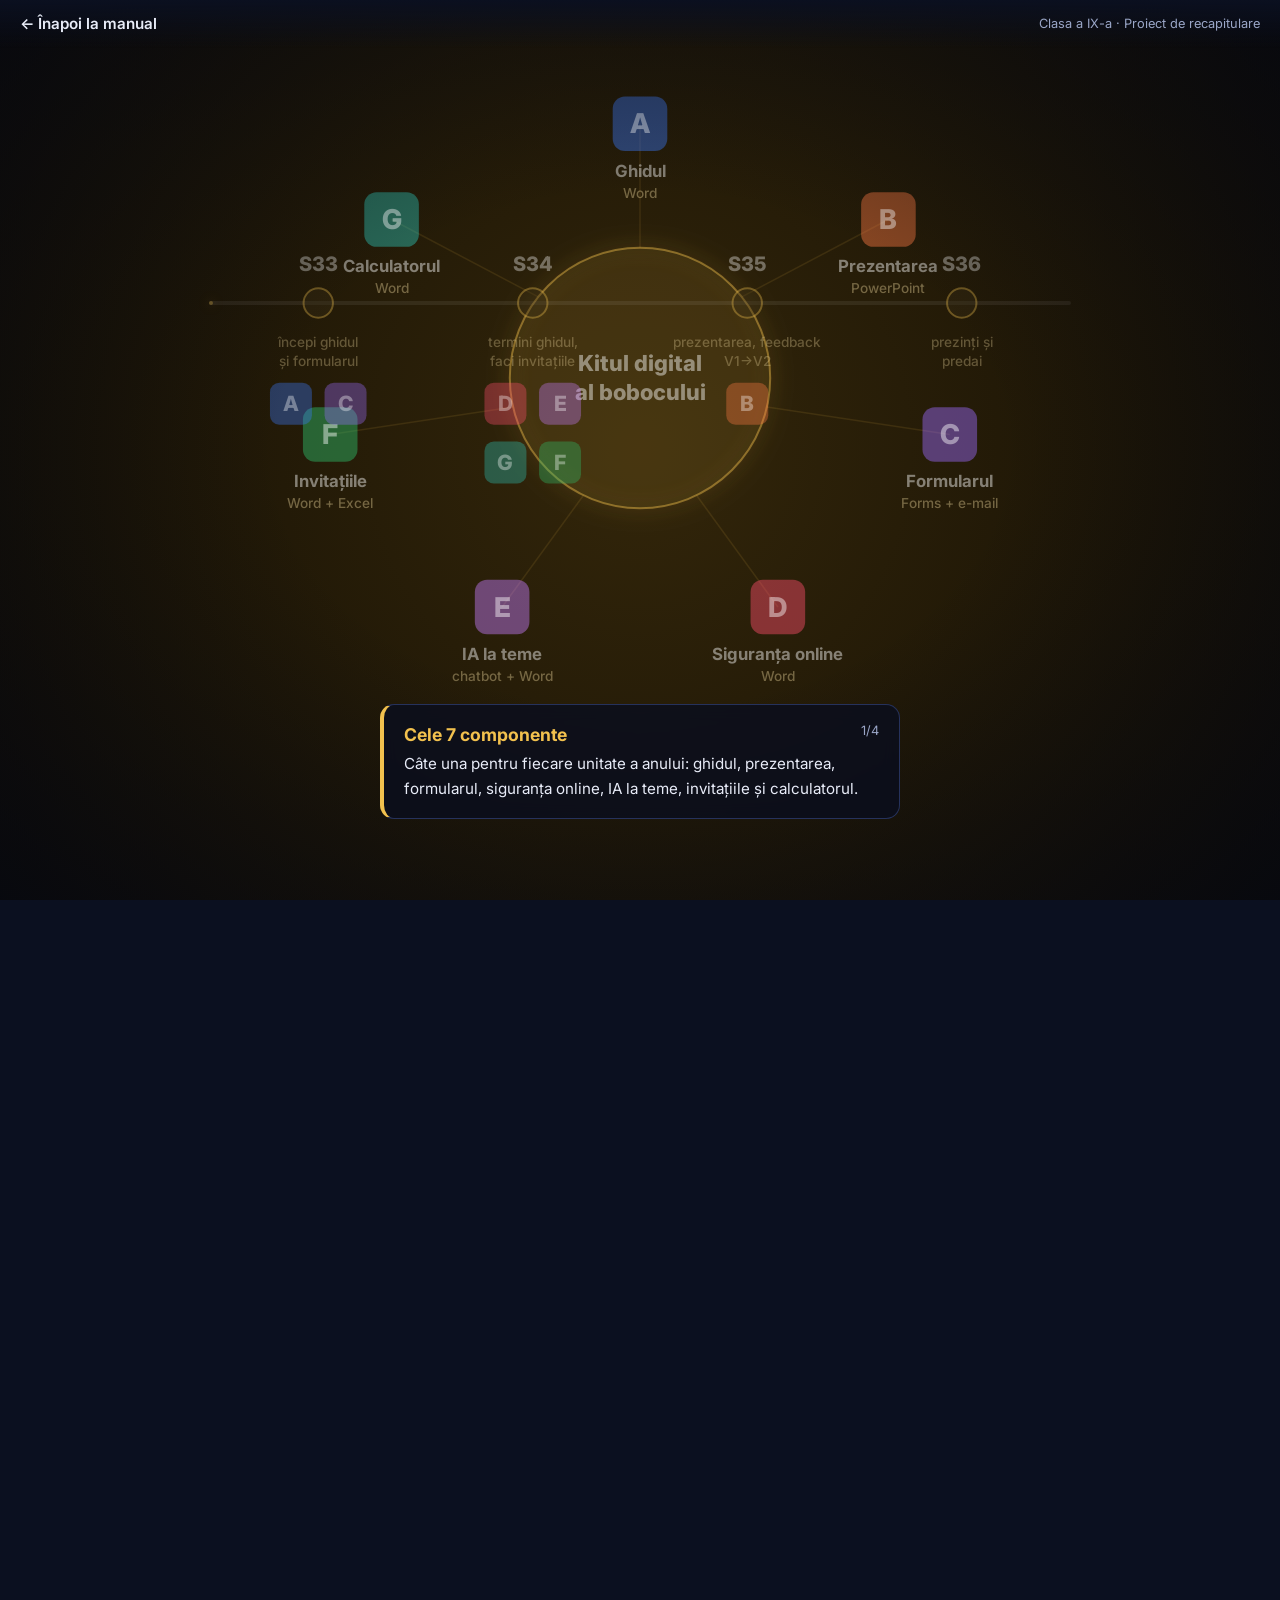
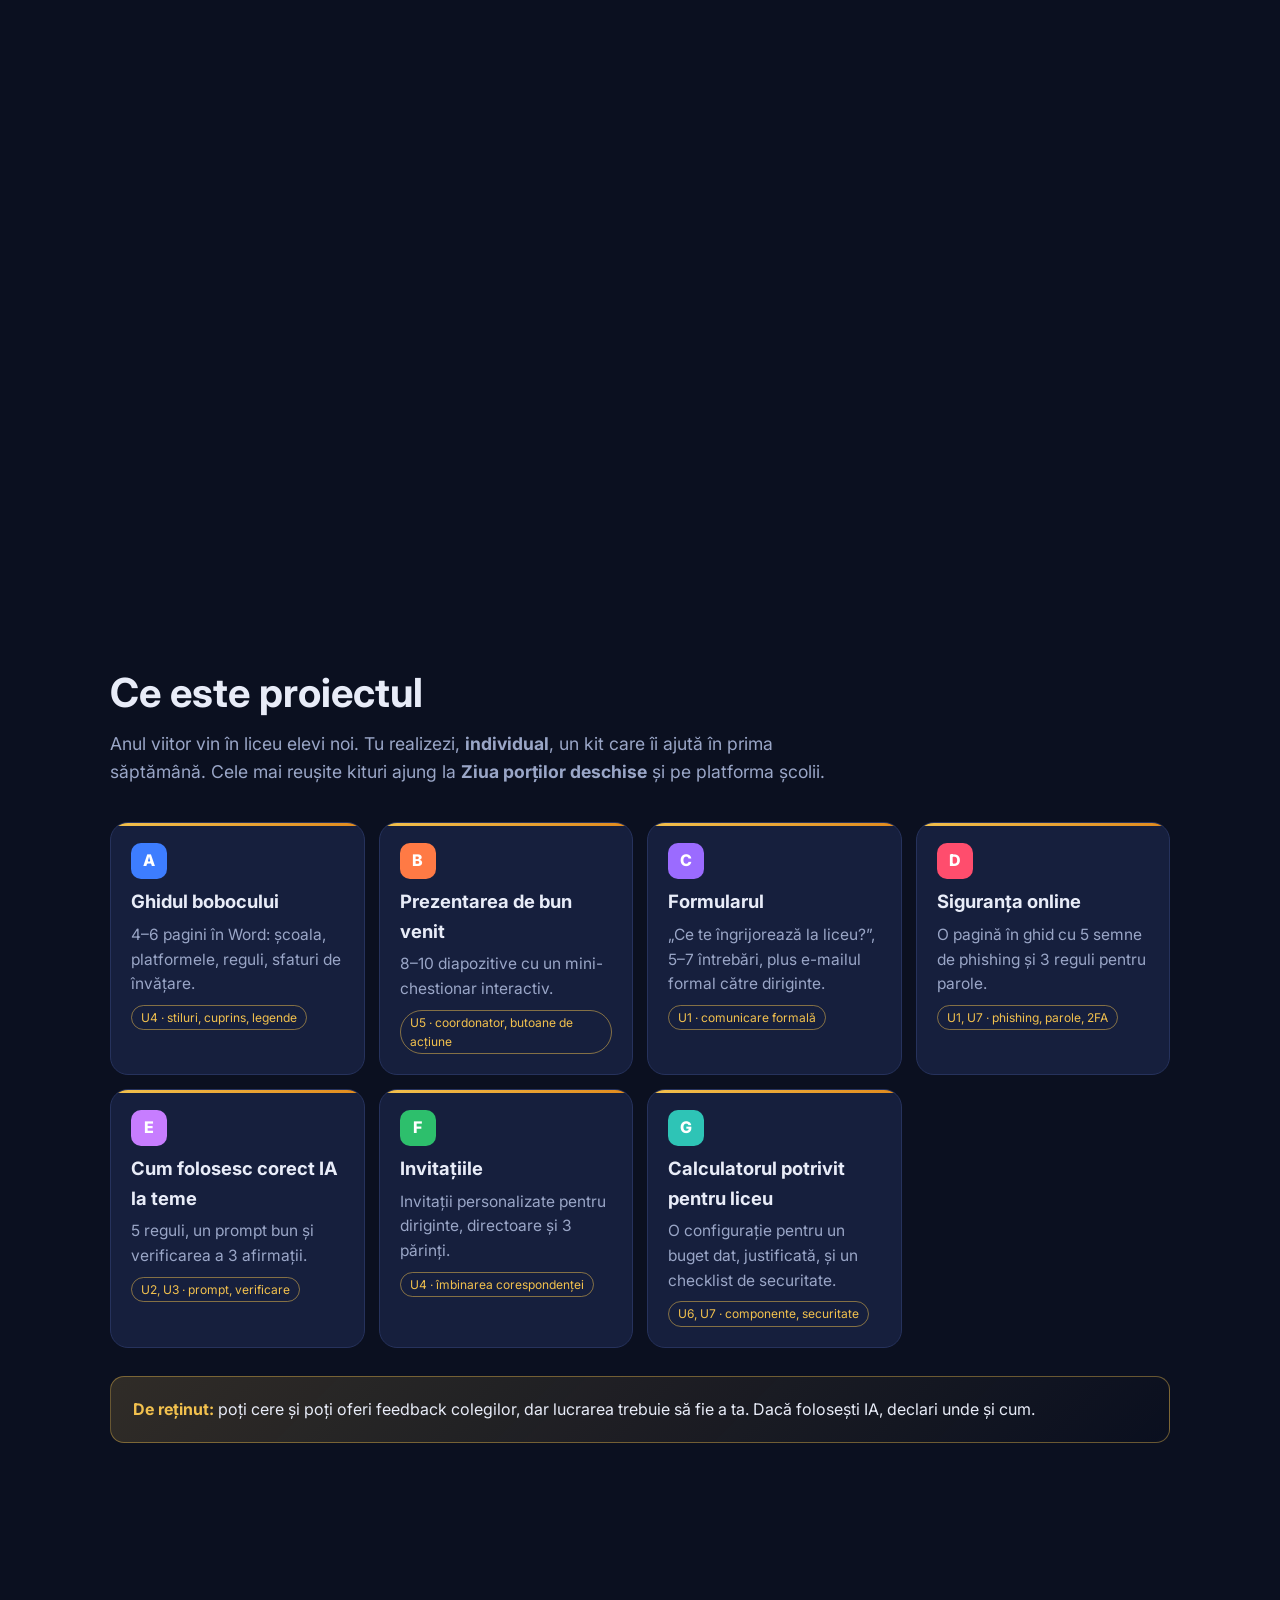
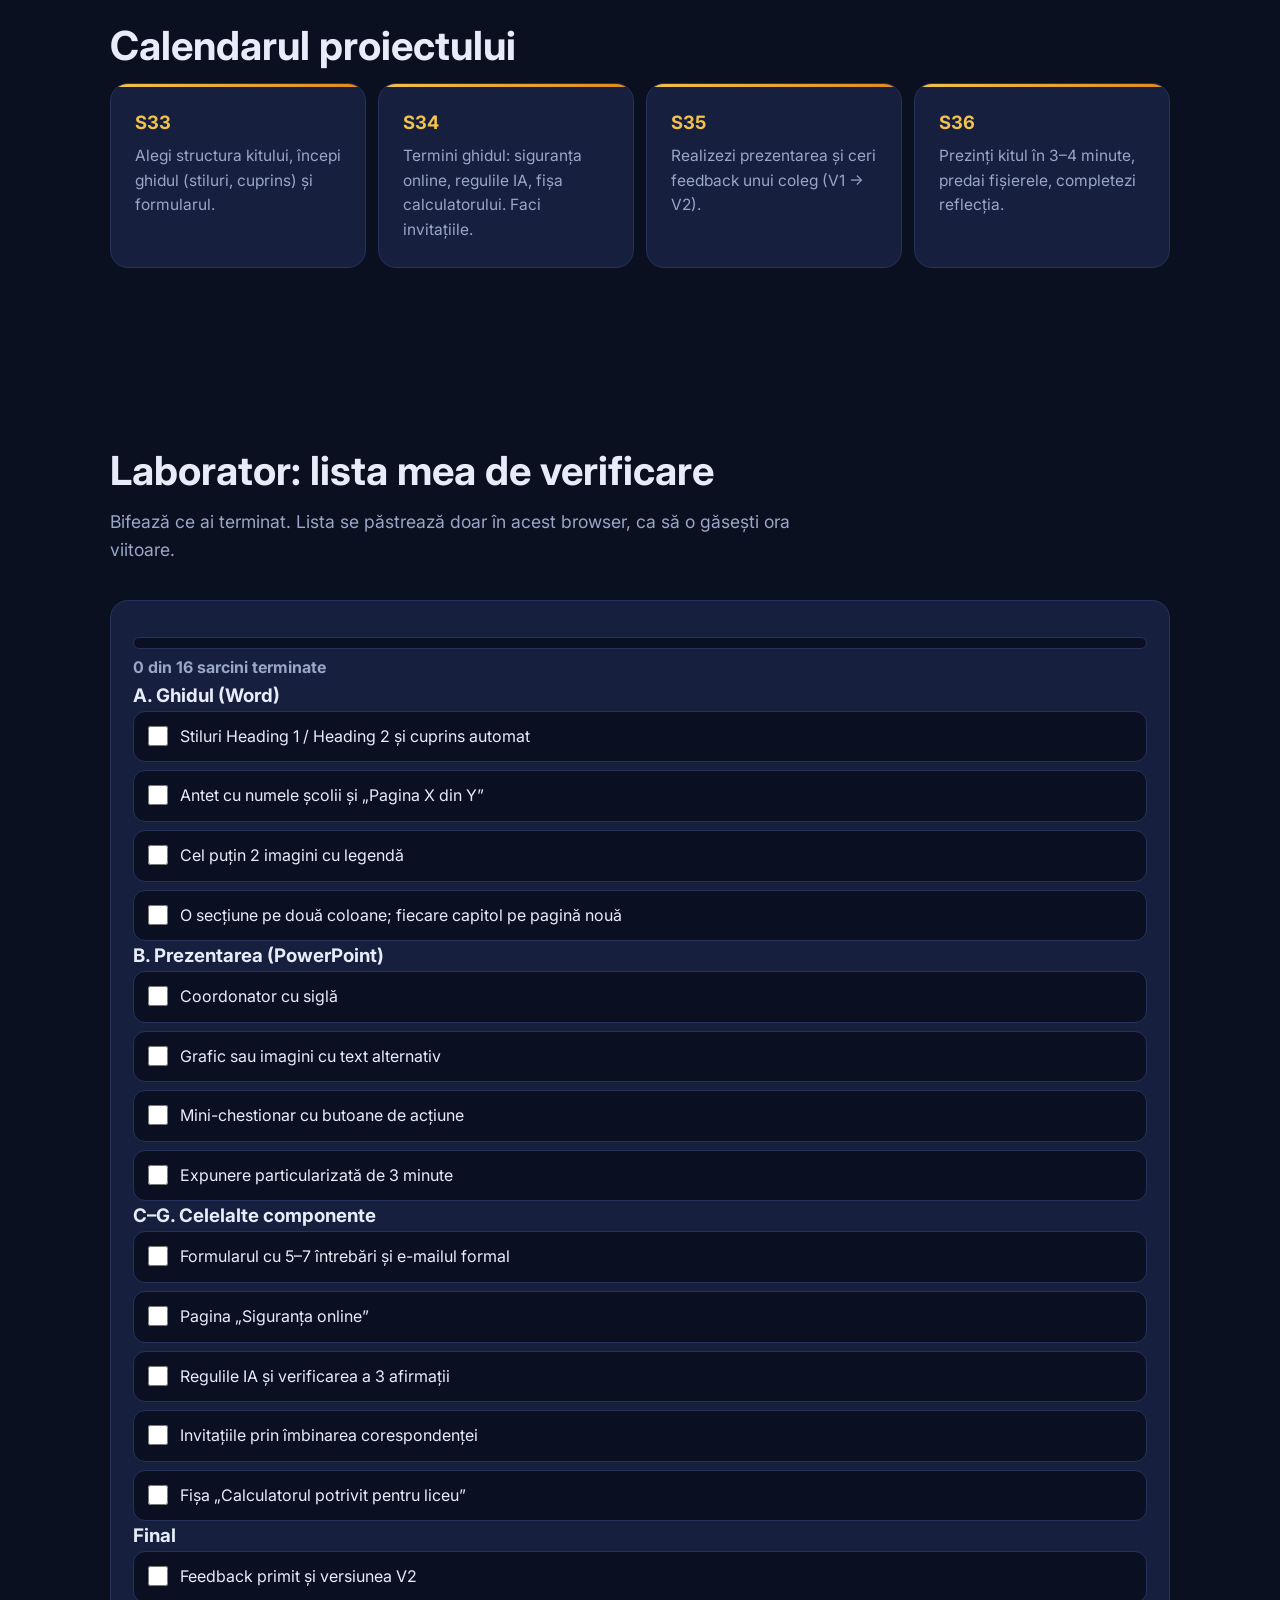
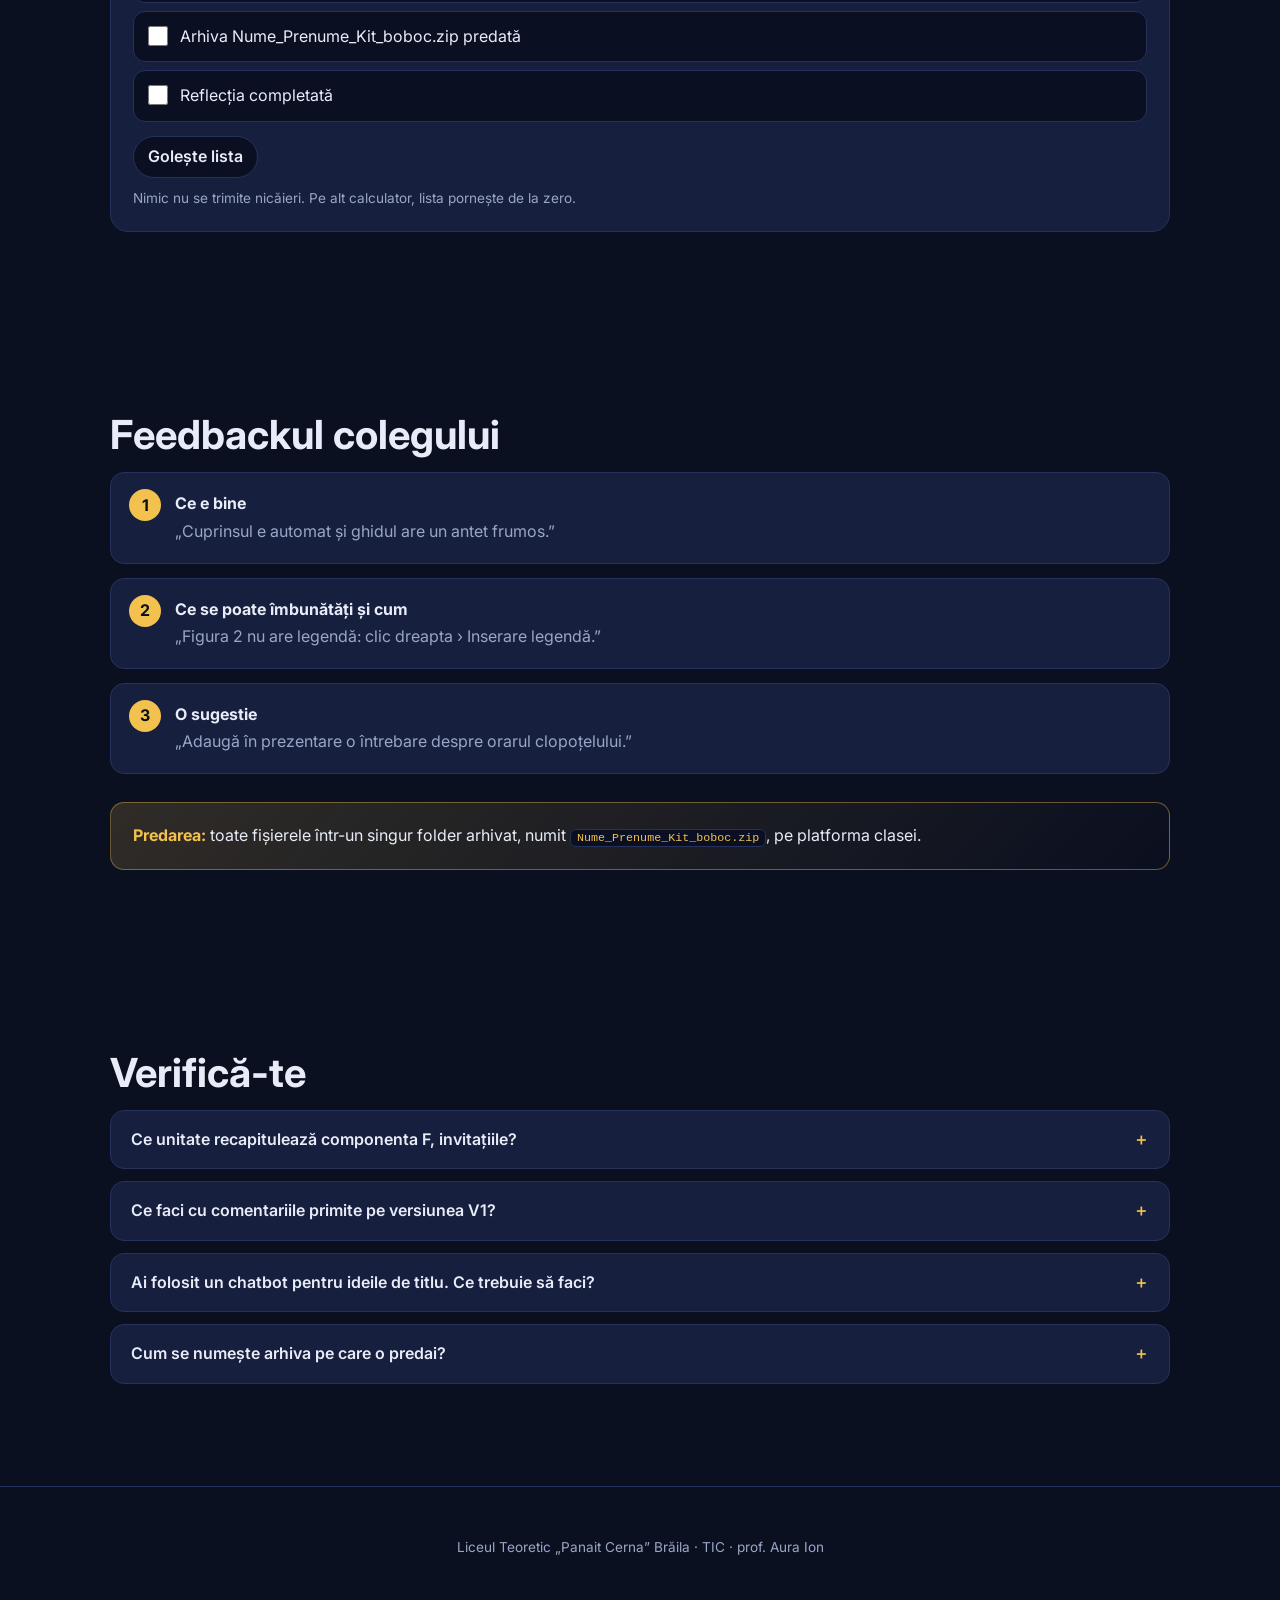
<file: lectii/proiect/index.html>
<!doctype html>
<html lang="ro">
<head>
<meta charset="utf-8">
<meta name="viewport" content="width=device-width,initial-scale=1">
<title>Kitul digital al bobocului – Clasa a IX-a | TIC</title>
<meta name="description" content="Proiectul de recapitulare: cele 7 componente ale kitului, calendarul, feedbackul V1→V2 și predarea, explicate cu animație la scroll. TIC, clasa a IX-a, Liceul Teoretic „Panait Cerna” Brăila.">
<link rel="preconnect" href="https://fonts.googleapis.com">
<link href="https://fonts.googleapis.com/css2?family=Inter:wght@400;500;600;700;800&display=swap" rel="stylesheet">
<link rel="stylesheet" href="assets/style.css">
<style>
.lab{background:var(--card);border:1px solid var(--line);border-radius:var(--radius);padding:22px}
.lab p{color:var(--muted)}
.comp{display:grid;grid-template-columns:repeat(auto-fit,minmax(250px,1fr));gap:14px}
.comp .card{padding:20px}
.letter{display:inline-grid;place-items:center;width:36px;height:36px;border-radius:10px;font-weight:800;color:#fff;margin-bottom:8px}
.tag2{display:inline-block;font-size:.75rem;color:var(--accent);border:1px solid color-mix(in srgb,var(--accent) 50%,transparent);border-radius:99px;padding:2px 9px;margin-top:8px}
.tl{display:grid;grid-template-columns:repeat(4,1fr);gap:12px}
@media (max-width:760px){.tl{grid-template-columns:1fr 1fr}}
.tl .card h3{color:var(--accent)}
.ck{list-style:none;display:grid;gap:8px}
.ck li label{display:flex;gap:12px;align-items:flex-start;background:#0a0f22;border:1px solid var(--line);border-radius:12px;padding:12px 14px;cursor:pointer}
.ck li input{width:20px;height:20px;margin-top:2px;accent-color:var(--accent);flex:none}
.ck li input:focus-visible{outline:3px solid var(--accent);outline-offset:2px}
.ck li.done label{border-color:color-mix(in srgb,var(--accent) 60%,transparent)}
.ck li small{display:block;color:var(--muted)}
.ck h3{margin:18px 0 8px;font-size:1rem;color:var(--accent)}
.bar{height:12px;border-radius:99px;background:#0a0f22;border:1px solid var(--line);overflow:hidden;margin:14px 0 6px}
.bar span{display:block;height:100%;width:0;background:linear-gradient(90deg,var(--accent),var(--accent2));transition:width .3s}
#ckp{font-weight:700}
.lab button{font:inherit;font-weight:600;cursor:pointer;border-radius:99px;padding:7px 14px;border:1px solid var(--line);background:#0a0f22;color:var(--ink)}
.lab button:hover{border-color:var(--accent)}
.note{font-size:.85rem;color:var(--muted);margin-top:10px}
</style>
</head>
<body data-theme="proiect">
<div class="progress"></div>
<header class="topbar"><a href="../../#u8">← Înapoi la manual</a><span class="tag">Clasa a IX-a · Proiect de recapitulare</span></header>

<section class="hero" aria-label="Animație: componentele kitului, calendarul proiectului, feedbackul și predarea arhivei">
  <div class="hero-stage">
    <canvas aria-hidden="true"></canvas>
    <div class="hero-shade"></div>
    <div class="hero-title">
      <span class="kicker">TIC · Clasa a IX-a</span>
      <h1>Kitul digital al bobocului</h1>
      <p>Derulează și urmărește proiectul de la idee la predare</p>
    </div>
    <div class="labels" data-for="canvas">
      <div class="label" data-at=".04,.27"><span class="num">1/4</span><b>Cele 7 componente</b><span>Câte una pentru fiecare unitate a anului: ghidul, prezentarea, formularul, siguranța online, IA la teme, invitațiile și calculatorul.</span></div>
      <div class="label" data-at=".27,.52"><span class="num">2/4</span><b>Patru ore în laborator</b><span>S33 începi ghidul și formularul, S34 îl termini și faci invitațiile, S35 faci prezentarea, S36 prezinți și predai.</span></div>
      <div class="label" data-at=".52,.77"><span class="num">3/4</span><b>Feedback: V1 → V2</b><span>Un coleg îți lasă comentarii. Corectezi, apoi verifici fiecare criteriu din grila de evaluare.</span></div>
      <div class="label" data-at=".77,1.01"><span class="num">4/4</span><b>Predarea</b><span>Toate fișierele într-o arhivă ZIP, cu numele tău, pe platforma clasei.</span></div>
    </div>
    <div class="scroll-hint">DERULEAZĂ ↓</div>
  </div>
</section>

<main>
  <section class="block">
    <h2 class="reveal">Ce este proiectul</h2>
    <p class="lead reveal">Anul viitor vin în liceu elevi noi. Tu realizezi, <b>individual</b>, un kit care îi ajută în prima săptămână. Cele mai reușite kituri ajung la <b>Ziua porților deschise</b> și pe platforma școlii.</p>
    <div class="comp">
      <div class="card reveal"><span class="letter" style="background:#3d7dff">A</span><h3>Ghidul bobocului</h3><p>4–6 pagini în Word: școala, platformele, reguli, sfaturi de învățare.</p><span class="tag2">U4 · stiluri, cuprins, legende</span></div>
      <div class="card reveal"><span class="letter" style="background:#ff7a45">B</span><h3>Prezentarea de bun venit</h3><p>8–10 diapozitive cu un mini-chestionar interactiv.</p><span class="tag2">U5 · coordonator, butoane de acțiune</span></div>
      <div class="card reveal"><span class="letter" style="background:#9b6bff">C</span><h3>Formularul</h3><p>„Ce te îngrijorează la liceu?”, 5–7 întrebări, plus e-mailul formal către diriginte.</p><span class="tag2">U1 · comunicare formală</span></div>
      <div class="card reveal"><span class="letter" style="background:#ff4d6d">D</span><h3>Siguranța online</h3><p>O pagină în ghid cu 5 semne de phishing și 3 reguli pentru parole.</p><span class="tag2">U1, U7 · phishing, parole, 2FA</span></div>
      <div class="card reveal"><span class="letter" style="background:#c77dff">E</span><h3>Cum folosesc corect IA la teme</h3><p>5 reguli, un prompt bun și verificarea a 3 afirmații.</p><span class="tag2">U2, U3 · prompt, verificare</span></div>
      <div class="card reveal"><span class="letter" style="background:#2dbf6c">F</span><h3>Invitațiile</h3><p>Invitații personalizate pentru diriginte, directoare și 3 părinți.</p><span class="tag2">U4 · îmbinarea corespondenței</span></div>
      <div class="card reveal"><span class="letter" style="background:#2ec4b6">G</span><h3>Calculatorul potrivit pentru liceu</h3><p>O configurație pentru un buget dat, justificată, și un checklist de securitate.</p><span class="tag2">U6, U7 · componente, securitate</span></div>
    </div>
    <div class="callout reveal"><b>De reținut:</b> poți cere și poți oferi feedback colegilor, dar lucrarea trebuie să fie a ta. Dacă folosești IA, declari unde și cum.</div>
  </section>

  <section class="block">
    <h2 class="reveal">Calendarul proiectului</h2>
    <div class="tl">
      <div class="card reveal"><h3>S33</h3><p>Alegi structura kitului, începi ghidul (stiluri, cuprins) și formularul.</p></div>
      <div class="card reveal"><h3>S34</h3><p>Termini ghidul: siguranța online, regulile IA, fișa calculatorului. Faci invitațiile.</p></div>
      <div class="card reveal"><h3>S35</h3><p>Realizezi prezentarea și ceri feedback unui coleg (V1 → V2).</p></div>
      <div class="card reveal"><h3>S36</h3><p>Prezinți kitul în 3–4 minute, predai fișierele, completezi reflecția.</p></div>
    </div>
  </section>

  <section class="block">
    <h2 class="reveal">Laborator: lista mea de verificare</h2>
    <p class="lead reveal">Bifează ce ai terminat. Lista se păstrează doar în acest browser, ca să o găsești ora viitoare.</p>
    <div class="lab reveal">
      <div class="bar" aria-hidden="true"><span id="ckb"></span></div>
      <p id="ckp" aria-live="polite"></p>
      <div id="ckl"></div>
      <button type="button" id="ckr" style="margin-top:14px">Golește lista</button>
      <p class="note">Nimic nu se trimite nicăieri. Pe alt calculator, lista pornește de la zero.</p>
    </div>
  </section>

  <section class="block">
    <h2 class="reveal">Feedbackul colegului</h2>
    <ol class="steps reveal">
      <li><b>Ce e bine</b><span>„Cuprinsul e automat și ghidul are un antet frumos.”</span></li>
      <li><b>Ce se poate îmbunătăți și cum</b><span>„Figura 2 nu are legendă: clic dreapta › Inserare legendă.”</span></li>
      <li><b>O sugestie</b><span>„Adaugă în prezentare o întrebare despre orarul clopoțelului.”</span></li>
    </ol>
    <div class="callout reveal"><b>Predarea:</b> toate fișierele într-un singur folder arhivat, numit <code>Nume_Prenume_Kit_boboc.zip</code>, pe platforma clasei.</div>
  </section>

  <section class="block">
    <h2 class="reveal">Verifică-te</h2>
    <details class="q reveal"><summary>Ce unitate recapitulează componenta F, invitațiile?</summary><p>U4: îmbinarea corespondenței în Word, cu lista de invitați din Excel.</p></details>
    <details class="q reveal"><summary>Ce faci cu comentariile primite pe versiunea V1?</summary><p>Le citești, corectezi ce e nevoie, răspunzi la comentarii și salvezi versiunea V2.</p></details>
    <details class="q reveal"><summary>Ai folosit un chatbot pentru ideile de titlu. Ce trebuie să faci?</summary><p>Declari că ai folosit IA și la ce, de exemplu în reflecție: „Am cerut idei pentru titlul ghidului.”</p></details>
    <details class="q reveal"><summary>Cum se numește arhiva pe care o predai?</summary><p><code>Nume_Prenume_Kit_boboc.zip</code>, cu numele și prenumele tău.</p></details>
  </section>
</main>
<footer>Liceul Teoretic „Panait Cerna” Brăila · TIC · prof. Aura Ion</footer>
<script src="assets/scenes.js"></script>
<script src="assets/main.js"></script>
<script>
// Lista de verificare (păstrată doar în browserul elevului)
(function(){
  const G=[['A. Ghidul (Word)',['Stiluri Heading 1 / Heading 2 și cuprins automat','Antet cu numele școlii și „Pagina X din Y”','Cel puțin 2 imagini cu legendă','O secțiune pe două coloane; fiecare capitol pe pagină nouă']],
    ['B. Prezentarea (PowerPoint)',['Coordonator cu siglă','Grafic sau imagini cu text alternativ','Mini-chestionar cu butoane de acțiune','Expunere particularizată de 3 minute']],
    ['C–G. Celelalte componente',['Formularul cu 5–7 întrebări și e-mailul formal','Pagina „Siguranța online”','Regulile IA și verificarea a 3 afirmații','Invitațiile prin îmbinarea corespondenței','Fișa „Calculatorul potrivit pentru liceu”']],
    ['Final',['Feedback primit și versiunea V2','Arhiva Nume_Prenume_Kit_boboc.zip predată','Reflecția completată']]];
  const KEY='tic9-kit-checklist';let st={};
  try{st=JSON.parse(localStorage.getItem(KEY)||'{}')||{};}catch(e){st={};}
  const save=()=>{try{localStorage.setItem(KEY,JSON.stringify(st));}catch(e){}};
  const L=document.getElementById('ckl');let n=0;
  L.innerHTML=G.map(([g,items])=>`<h3>${g}</h3><ul class="ck">${items.map(it=>{const id='c'+(n++);return `<li><label><input type="checkbox" data-id="${id}"><span>${it}</span></label></li>`;}).join('')}</ul>`).join('');
  const boxes=[...L.querySelectorAll('input')];
  function upd(){let d=0;boxes.forEach(b=>{b.checked=!!st[b.dataset.id];b.closest('li').classList.toggle('done',b.checked);if(b.checked)d++;});
    document.getElementById('ckb').style.width=(d/boxes.length*100)+'%';
    document.getElementById('ckp').textContent=`${d} din ${boxes.length} sarcini terminate`+(d===boxes.length?'. Kitul e gata! 🎉':'');}
  L.addEventListener('change',e=>{const b=e.target;if(b.dataset.id){st[b.dataset.id]=b.checked;save();upd();}});
  document.getElementById('ckr').onclick=()=>{st={};save();upd();};
  upd();
})();
</script>
</body>
</html>
</file>
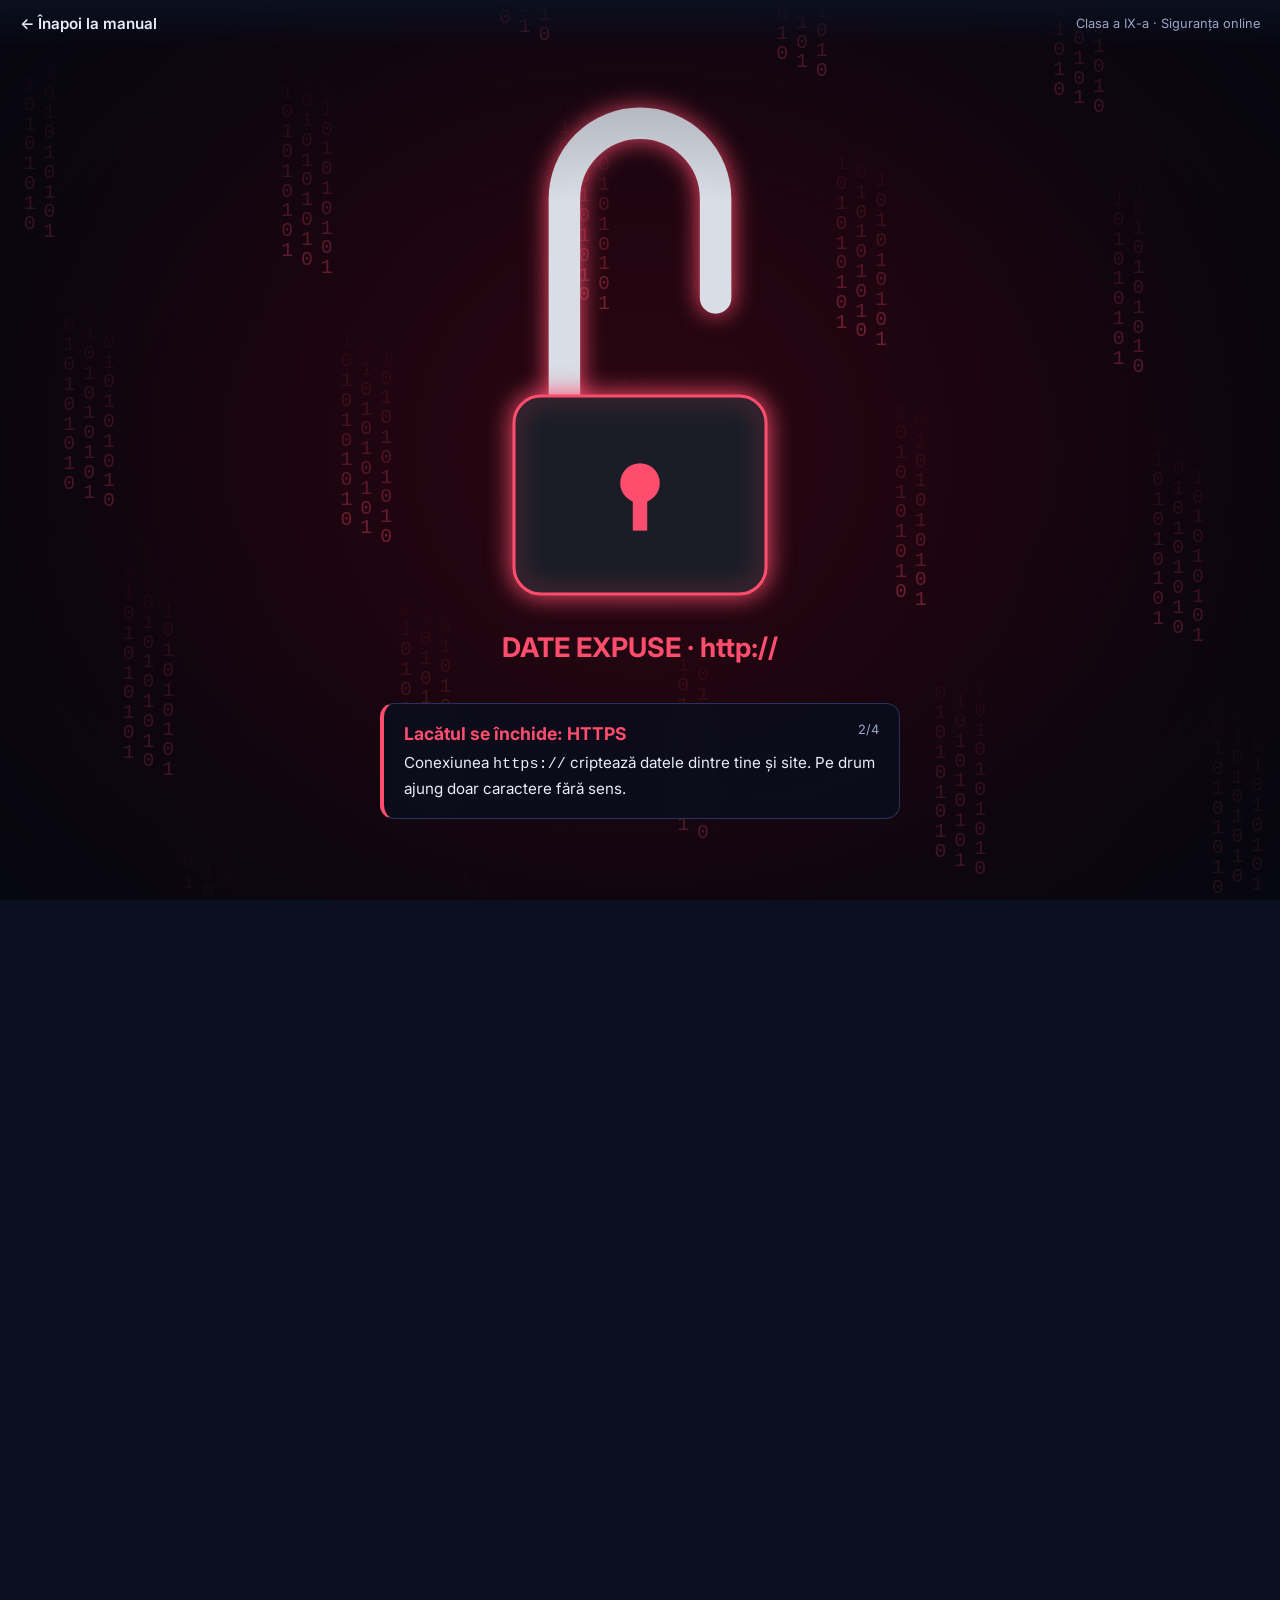
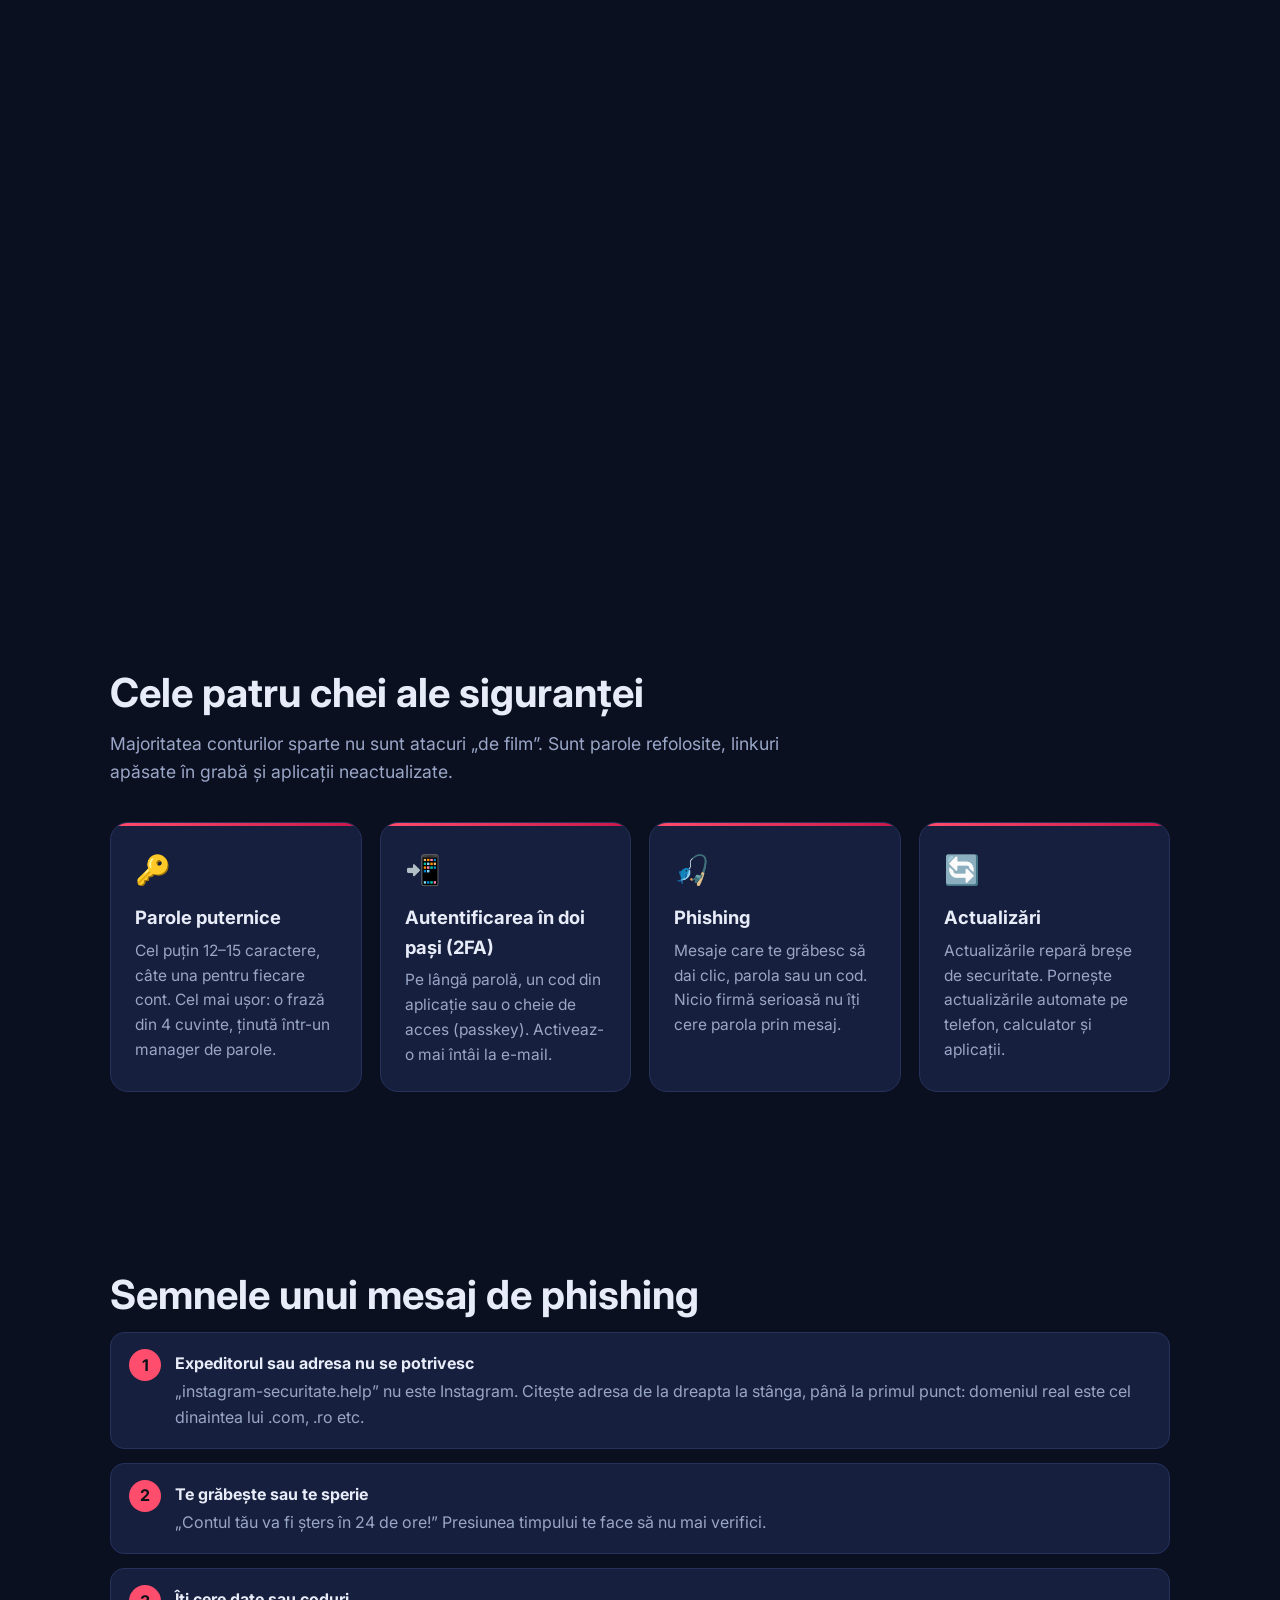
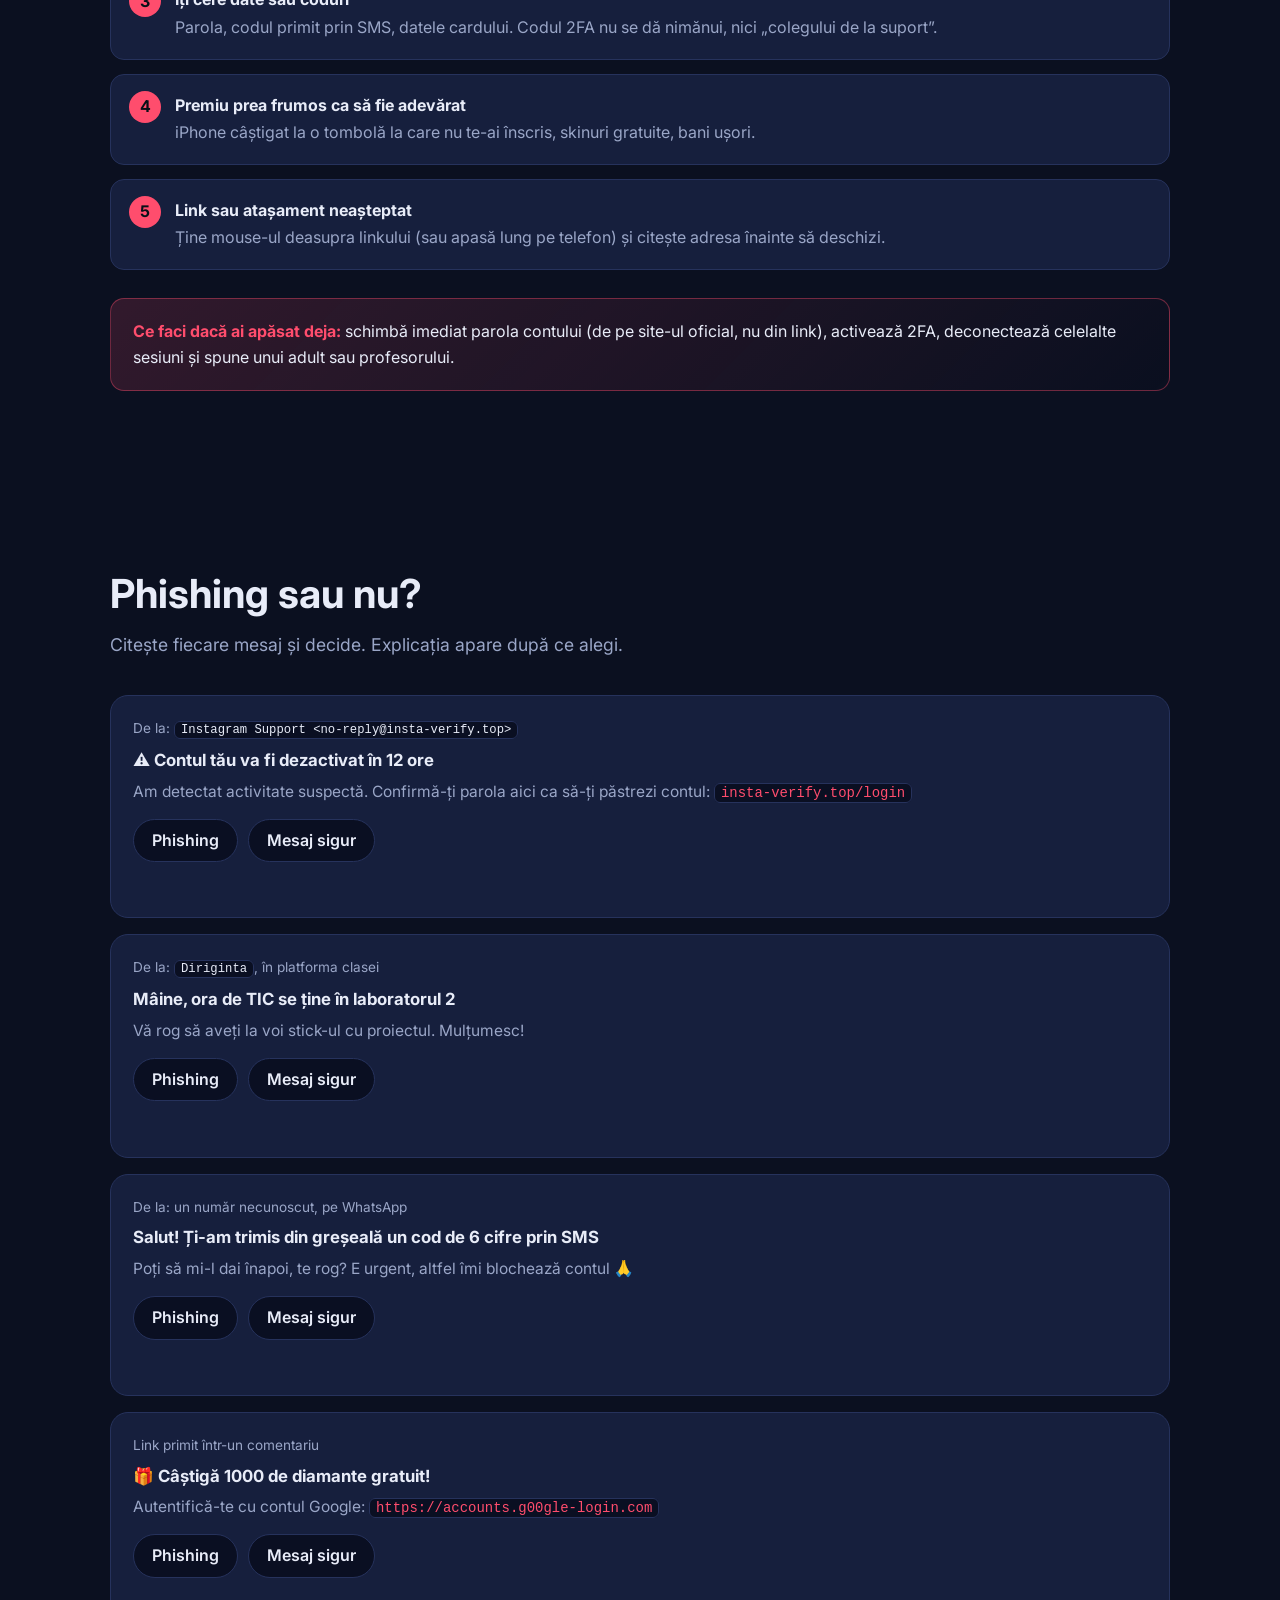
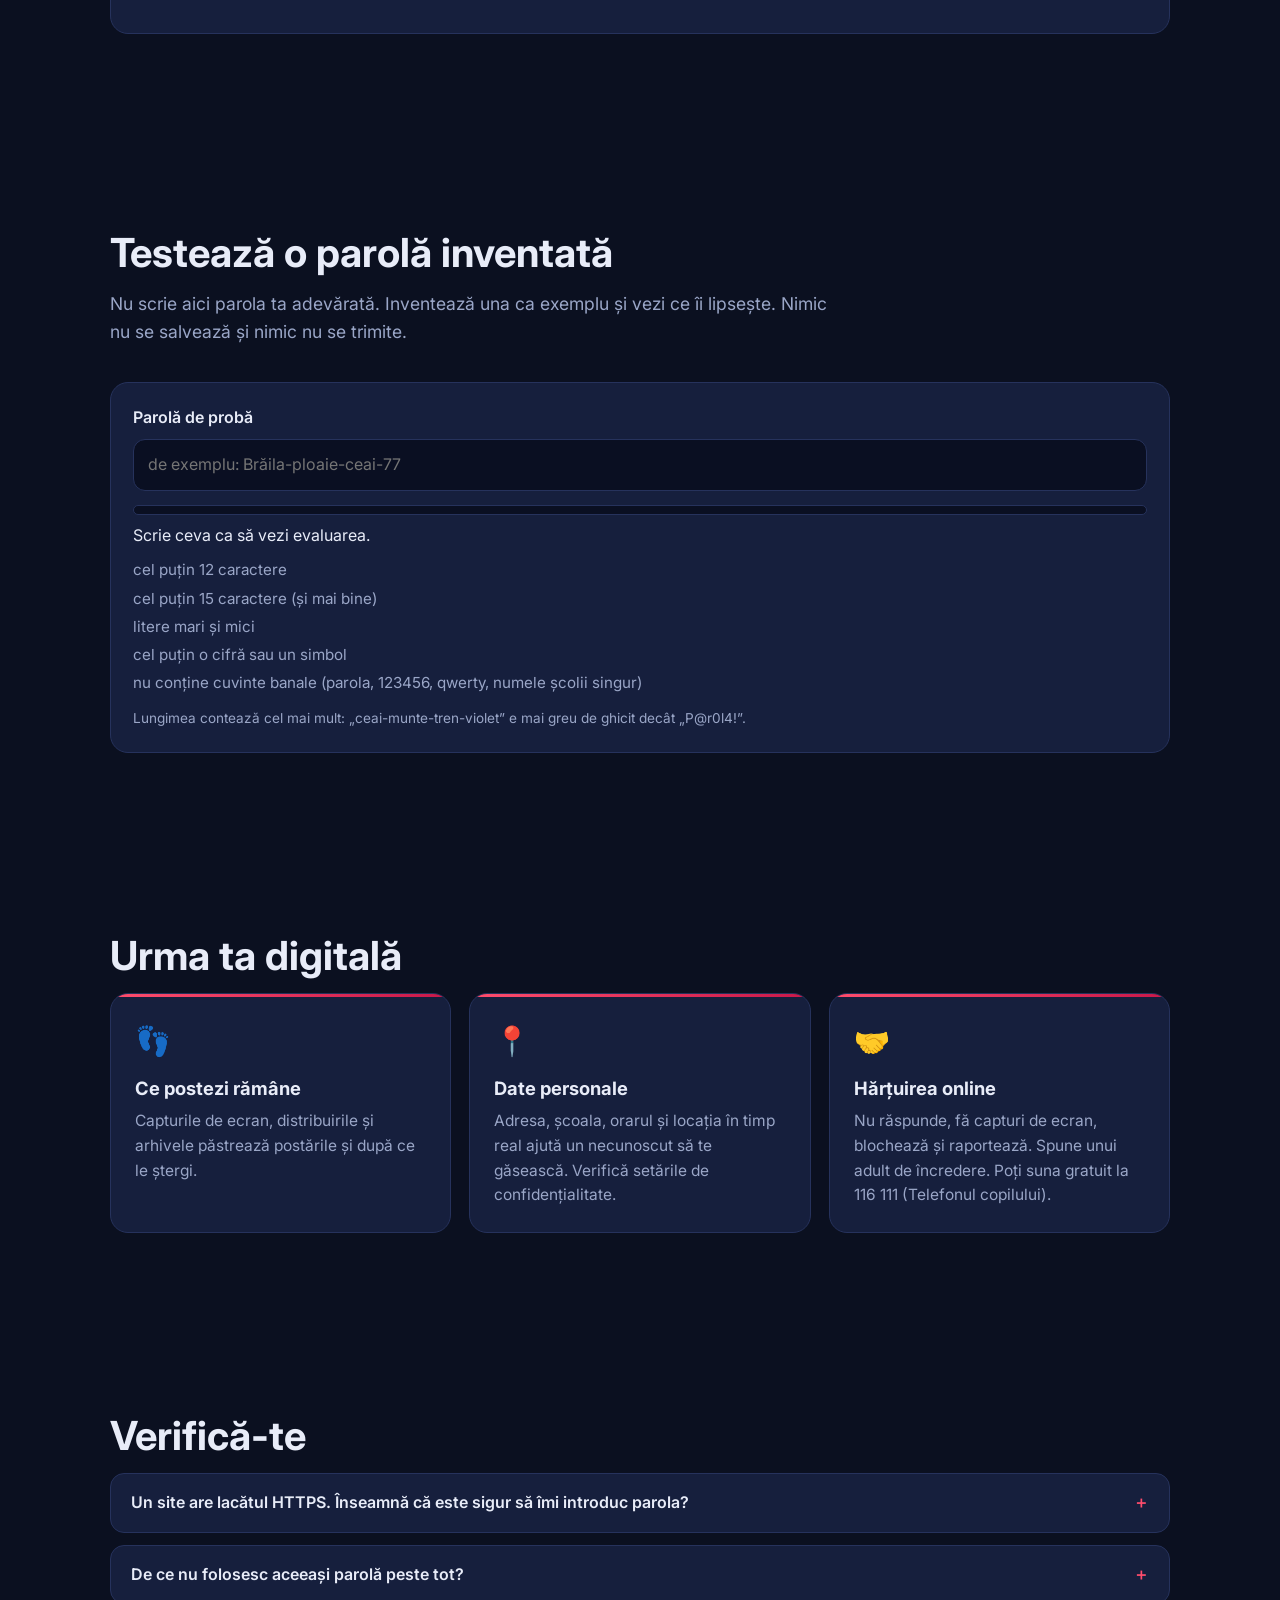
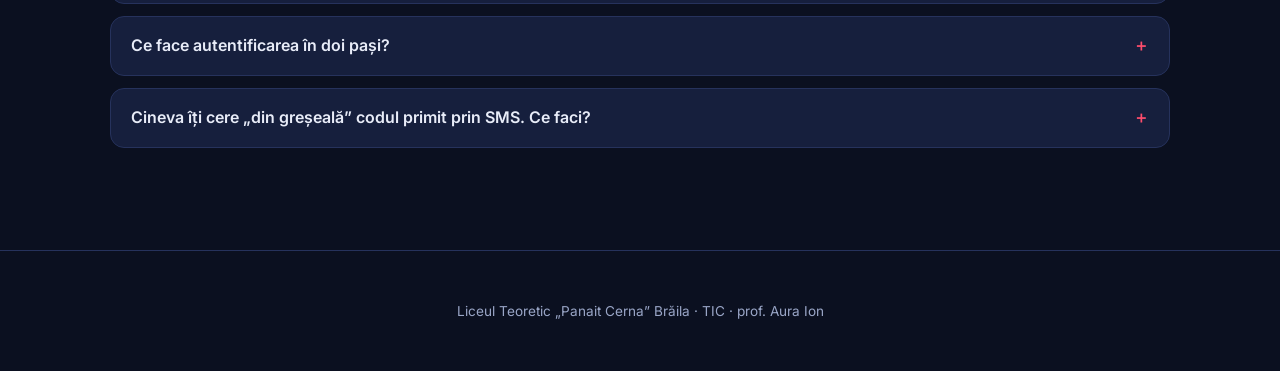
<file: lectii/siguranta-online/index.html>
<!doctype html>
<html lang="ro">
<head>
<meta charset="utf-8">
<meta name="viewport" content="width=device-width,initial-scale=1">
<title>Siguranța online – Clasa a IX-a | TIC</title>
<meta name="description" content="Phishing, parole, autentificare în doi pași și HTTPS, explicate cu animație la scroll. TIC, clasa a IX-a, Liceul Teoretic „Panait Cerna” Brăila.">
<link rel="preconnect" href="https://fonts.googleapis.com">
<link href="https://fonts.googleapis.com/css2?family=Inter:wght@400;500;600;700;800&display=swap" rel="stylesheet">
<link rel="stylesheet" href="assets/style.css">
<style>
.sim{background:var(--card);border:1px solid var(--line);border-radius:var(--radius);padding:22px;margin-bottom:16px}
.sim .from{font-size:.85rem;color:var(--muted)}
.sim .from code{color:var(--ink)}
.sim h3{font-size:1.05rem;margin:6px 0}
.sim p{color:var(--muted);font-size:.97rem}
.sim .btns{display:flex;gap:10px;flex-wrap:wrap;margin-top:14px}
.sim button,.pw button{font:inherit;font-weight:600;cursor:pointer;border-radius:99px;padding:8px 18px;border:1px solid var(--line);background:#0a0f22;color:var(--ink)}
.sim button:hover,.pw button:hover{border-color:var(--accent)}
.sim button:focus-visible,.pw input:focus-visible{outline:3px solid var(--accent);outline-offset:2px}
.sim .fb{margin-top:12px;font-size:.95rem;min-height:1.4em}
.sim .fb.ok{color:#2dd4a0}.sim .fb.no{color:#ff8fa3}
.pw{background:var(--card);border:1px solid var(--line);border-radius:var(--radius);padding:22px}
.pw label{font-weight:600;display:block;margin-bottom:8px}
.pw input{width:100%;font:inherit;padding:12px 14px;border-radius:12px;border:1px solid var(--line);background:#0a0f22;color:var(--ink)}
.meter{height:10px;border-radius:99px;background:#0a0f22;border:1px solid var(--line);margin:14px 0 8px;overflow:hidden}
.meter span{display:block;height:100%;width:0;transition:width .3s,background .3s}
.pw ul{list-style:none;display:grid;gap:4px;margin-top:10px;color:var(--muted);font-size:.95rem}
.pw li.ok{color:#2dd4a0}
.pw .note{font-size:.85rem;color:var(--muted);margin-top:12px}
</style>
</head>
<body data-theme="securitate">
<div class="progress"></div>
<header class="topbar"><a href="../../#u7">← Înapoi la manual</a><span class="tag">Clasa a IX-a · Siguranța online</span></header>

<section class="hero" aria-label="Animație: datele tale, de la expuse la protejate">
  <div class="hero-stage">
    <canvas aria-hidden="true"></canvas>
    <div class="hero-shade"></div>
    <div class="hero-title">
      <span class="kicker">TIC · Clasa a IX-a</span>
      <h1>Siguranța online</h1>
      <p>Derulează și închide lacătul peste datele tale</p>
    </div>
    <div class="labels" data-for="canvas">
      <div class="label" data-at=".05,.3"><span class="num">1/4</span><b>Date expuse</b><span>Pe <code>http://</code> sau pe un Wi-Fi public deschis, ce trimiți poate fi citit de alții din aceeași rețea.</span></div>
      <div class="label" data-at=".3,.55"><span class="num">2/4</span><b>Lacătul se închide: HTTPS</b><span>Conexiunea <code>https://</code> criptează datele dintre tine și site. Pe drum ajung doar caractere fără sens.</span></div>
      <div class="label" data-at=".55,.8"><span class="num">3/4</span><b>Cheia ești tu</b><span>O parolă lungă și unică plus autentificarea în doi pași țin contul închis chiar dacă parola scapă.</span></div>
      <div class="label" data-at=".8,1.01"><span class="num">4/4</span><b>Atenție la capcană</b><span>Și site-urile false pot avea lacăt. Lacătul arată că datele sunt criptate, nu că site-ul e cinstit: verifică adresa.</span></div>
    </div>
    <div class="scroll-hint">DERULEAZĂ ↓</div>
  </div>
</section>

<main>
  <section class="block">
    <h2 class="reveal">Cele patru chei ale siguranței</h2>
    <p class="lead reveal">Majoritatea conturilor sparte nu sunt atacuri „de film”. Sunt parole refolosite, linkuri apăsate în grabă și aplicații neactualizate.</p>
    <div class="grid">
      <div class="card reveal"><div class="ico">🔑</div><h3>Parole puternice</h3><p>Cel puțin 12–15 caractere, câte una pentru fiecare cont. Cel mai ușor: o frază din 4 cuvinte, ținută într-un manager de parole.</p></div>
      <div class="card reveal"><div class="ico">📲</div><h3>Autentificarea în doi pași (2FA)</h3><p>Pe lângă parolă, un cod din aplicație sau o cheie de acces (passkey). Activeaz-o mai întâi la e-mail.</p></div>
      <div class="card reveal"><div class="ico">🎣</div><h3>Phishing</h3><p>Mesaje care te grăbesc să dai clic, parola sau un cod. Nicio firmă serioasă nu îți cere parola prin mesaj.</p></div>
      <div class="card reveal"><div class="ico">🔄</div><h3>Actualizări</h3><p>Actualizările repară breșe de securitate. Pornește actualizările automate pe telefon, calculator și aplicații.</p></div>
    </div>
  </section>

  <section class="block">
    <h2 class="reveal">Semnele unui mesaj de phishing</h2>
    <ol class="steps reveal">
      <li><b>Expeditorul sau adresa nu se potrivesc</b><span>„instagram-securitate.help” nu este Instagram. Citește adresa de la dreapta la stânga, până la primul punct: domeniul real este cel dinaintea lui .com, .ro etc.</span></li>
      <li><b>Te grăbește sau te sperie</b><span>„Contul tău va fi șters în 24 de ore!” Presiunea timpului te face să nu mai verifici.</span></li>
      <li><b>Îți cere date sau coduri</b><span>Parola, codul primit prin SMS, datele cardului. Codul 2FA nu se dă nimănui, nici „colegului de la suport”.</span></li>
      <li><b>Premiu prea frumos ca să fie adevărat</b><span>iPhone câștigat la o tombolă la care nu te-ai înscris, skinuri gratuite, bani ușori.</span></li>
      <li><b>Link sau atașament neașteptat</b><span>Ține mouse-ul deasupra linkului (sau apasă lung pe telefon) și citește adresa înainte să deschizi.</span></li>
    </ol>
    <div class="callout reveal"><b>Ce faci dacă ai apăsat deja:</b> schimbă imediat parola contului (de pe site-ul oficial, nu din link), activează 2FA, deconectează celelalte sesiuni și spune unui adult sau profesorului.</div>
  </section>

  <section class="block">
    <h2 class="reveal">Phishing sau nu?</h2>
    <p class="lead reveal">Citește fiecare mesaj și decide. Explicația apare după ce alegi.</p>
    <div class="sim reveal" data-ans="phish" data-why="Domeniul real este „insta-verify.top”, nu instagram.com. În plus, te grăbește și îți cere parola.">
      <div class="from">De la: <code>Instagram Support &lt;no-reply@insta-verify.top&gt;</code></div>
      <h3>⚠ Contul tău va fi dezactivat în 12 ore</h3>
      <p>Am detectat activitate suspectă. Confirmă-ți parola aici ca să-ți păstrezi contul: <code>insta-verify.top/login</code></p>
      <div class="btns"><button type="button" data-v="phish">Phishing</button><button type="button" data-v="ok">Mesaj sigur</button></div><div class="fb" aria-live="polite"></div>
    </div>
    <div class="sim reveal" data-ans="ok" data-why="Mesajul vine din aplicația oficială a școlii, nu cere date și nu conține linkuri. Informația poate fi verificată și la clasă.">
      <div class="from">De la: <code>Diriginta</code>, în platforma clasei</div>
      <h3>Mâine, ora de TIC se ține în laboratorul 2</h3>
      <p>Vă rog să aveți la voi stick-ul cu proiectul. Mulțumesc!</p>
      <div class="btns"><button type="button" data-v="phish">Phishing</button><button type="button" data-v="ok">Mesaj sigur</button></div><div class="fb" aria-live="polite"></div>
    </div>
    <div class="sim reveal" data-ans="phish" data-why="Nimeni de la suport nu îți cere codul primit prin SMS. Cine are codul îți poate prelua contul, chiar dacă nu îți știe parola.">
      <div class="from">De la: un număr necunoscut, pe WhatsApp</div>
      <h3>Salut! Ți-am trimis din greșeală un cod de 6 cifre prin SMS</h3>
      <p>Poți să mi-l dai înapoi, te rog? E urgent, altfel îmi blochează contul 🙏</p>
      <div class="btns"><button type="button" data-v="phish">Phishing</button><button type="button" data-v="ok">Mesaj sigur</button></div><div class="fb" aria-live="polite"></div>
    </div>
    <div class="sim reveal" data-ans="phish" data-why="Adresa folosește cifra 0 în loc de litera o („g00gle”). Lacătul HTTPS nu ajută: și site-urile false pot avea certificat.">
      <div class="from">Link primit într-un comentariu</div>
      <h3>🎁 Câștigă 1000 de diamante gratuit!</h3>
      <p>Autentifică-te cu contul Google: <code>https://accounts.g00gle-login.com</code></p>
      <div class="btns"><button type="button" data-v="phish">Phishing</button><button type="button" data-v="ok">Mesaj sigur</button></div><div class="fb" aria-live="polite"></div>
    </div>
  </section>

  <section class="block">
    <h2 class="reveal">Testează o parolă inventată</h2>
    <p class="lead reveal">Nu scrie aici parola ta adevărată. Inventează una ca exemplu și vezi ce îi lipsește. Nimic nu se salvează și nimic nu se trimite.</p>
    <div class="pw reveal">
      <label for="pwi">Parolă de probă</label>
      <input id="pwi" type="text" autocomplete="off" spellcheck="false" placeholder="de exemplu: Brăila-ploaie-ceai-77">
      <div class="meter" aria-hidden="true"><span id="pwm"></span></div>
      <div id="pwv" aria-live="polite">Scrie ceva ca să vezi evaluarea.</div>
      <ul id="pwl">
        <li data-k="len">cel puțin 12 caractere</li>
        <li data-k="len15">cel puțin 15 caractere (și mai bine)</li>
        <li data-k="mix">litere mari și mici</li>
        <li data-k="num">cel puțin o cifră sau un simbol</li>
        <li data-k="common">nu conține cuvinte banale (parola, 123456, qwerty, numele școlii singur)</li>
      </ul>
      <p class="note">Lungimea contează cel mai mult: „ceai-munte-tren-violet” e mai greu de ghicit decât „P@r0l4!”.</p>
    </div>
  </section>

  <section class="block">
    <h2 class="reveal">Urma ta digitală</h2>
    <div class="grid">
      <div class="card reveal"><div class="ico">👣</div><h3>Ce postezi rămâne</h3><p>Capturile de ecran, distribuirile și arhivele păstrează postările și după ce le ștergi.</p></div>
      <div class="card reveal"><div class="ico">📍</div><h3>Date personale</h3><p>Adresa, școala, orarul și locația în timp real ajută un necunoscut să te găsească. Verifică setările de confidențialitate.</p></div>
      <div class="card reveal"><div class="ico">🤝</div><h3>Hărțuirea online</h3><p>Nu răspunde, fă capturi de ecran, blochează și raportează. Spune unui adult de încredere. Poți suna gratuit la 116 111 (Telefonul copilului).</p></div>
    </div>
  </section>

  <section class="block">
    <h2 class="reveal">Verifică-te</h2>
    <details class="q reveal"><summary>Un site are lacătul HTTPS. Înseamnă că este sigur să îmi introduc parola?</summary><p>Nu neapărat. HTTPS arată doar că datele sunt criptate pe drum. Un site fals poate avea și el lacăt, așa că verifici întâi adresa exactă.</p></details>
    <details class="q reveal"><summary>De ce nu folosesc aceeași parolă peste tot?</summary><p>Dacă un site e spart și parola ajunge publică, atacatorii o încearcă automat pe toate celelalte conturi (e-mail, rețele sociale, jocuri).</p></details>
    <details class="q reveal"><summary>Ce face autentificarea în doi pași?</summary><p>Cere, pe lângă parolă, o a doua dovadă: un cod din aplicație, o notificare sau o cheie de acces. Cine îți află doar parola nu poate intra în cont.</p></details>
    <details class="q reveal"><summary>Cineva îți cere „din greșeală” codul primit prin SMS. Ce faci?</summary><p>Nu îl dai. Este o tentativă de preluare a contului. Ignoră mesajul, blochează numărul și, dacă e un prieten, sună-l să verifici: contul lui poate fi deja spart.</p></details>
  </section>
</main>
<footer>Liceul Teoretic „Panait Cerna” Brăila · TIC · prof. Aura Ion</footer>
<script src="assets/scenes.js"></script>
<script src="assets/main.js"></script>
<script>
// Phishing sau nu?
document.querySelectorAll('.sim').forEach(s=>{
  const fb=s.querySelector('.fb');
  s.querySelectorAll('button').forEach(b=>b.addEventListener('click',()=>{
    const ok=b.dataset.v===s.dataset.ans;
    fb.className='fb '+(ok?'ok':'no');
    fb.textContent=(ok?'Corect! ':'Mai gândește-te. ')+s.dataset.why;
  }));
});
// Parola de probă (nu se salvează nicăieri)
(function(){
  const i=document.getElementById('pwi'),m=document.getElementById('pwm'),v=document.getElementById('pwv');
  const items=[...document.querySelectorAll('#pwl li')];
  const banal=/parol|password|123456|qwerty|azerty|111111|abc123|cerna|liceu/i;
  i.addEventListener('input',()=>{
    const s=i.value, n=[...s].length;
    const c={len:n>=12,len15:n>=15,mix:/\p{Ll}/u.test(s)&&/\p{Lu}/u.test(s),num:/[\d\W_]/.test(s),common:n>0&&!banal.test(s)};
    items.forEach(li=>li.classList.toggle('ok',c[li.dataset.k]));
    let sc=Math.min(n,20)/20*60+(c.mix?12:0)+(c.num?12:0)+(c.common?16:-30);
    if(!n)sc=0; sc=Math.max(4,Math.min(100,sc));
    const [t,col]=!n?['Scrie ceva ca să vezi evaluarea.','#555']:sc<40?['Slabă: ar fi ghicită repede.','#ff4d6d']:sc<70?['Medie: mai adaugă lungime.','#ffbe0b']:['Puternică. Acum folosește-o doar pentru un singur cont.','#2dd4a0'];
    m.style.width=(n?sc:0)+'%';m.style.background=col;v.textContent=t;
  });
})();
</script>
</body>
</html>
</file>
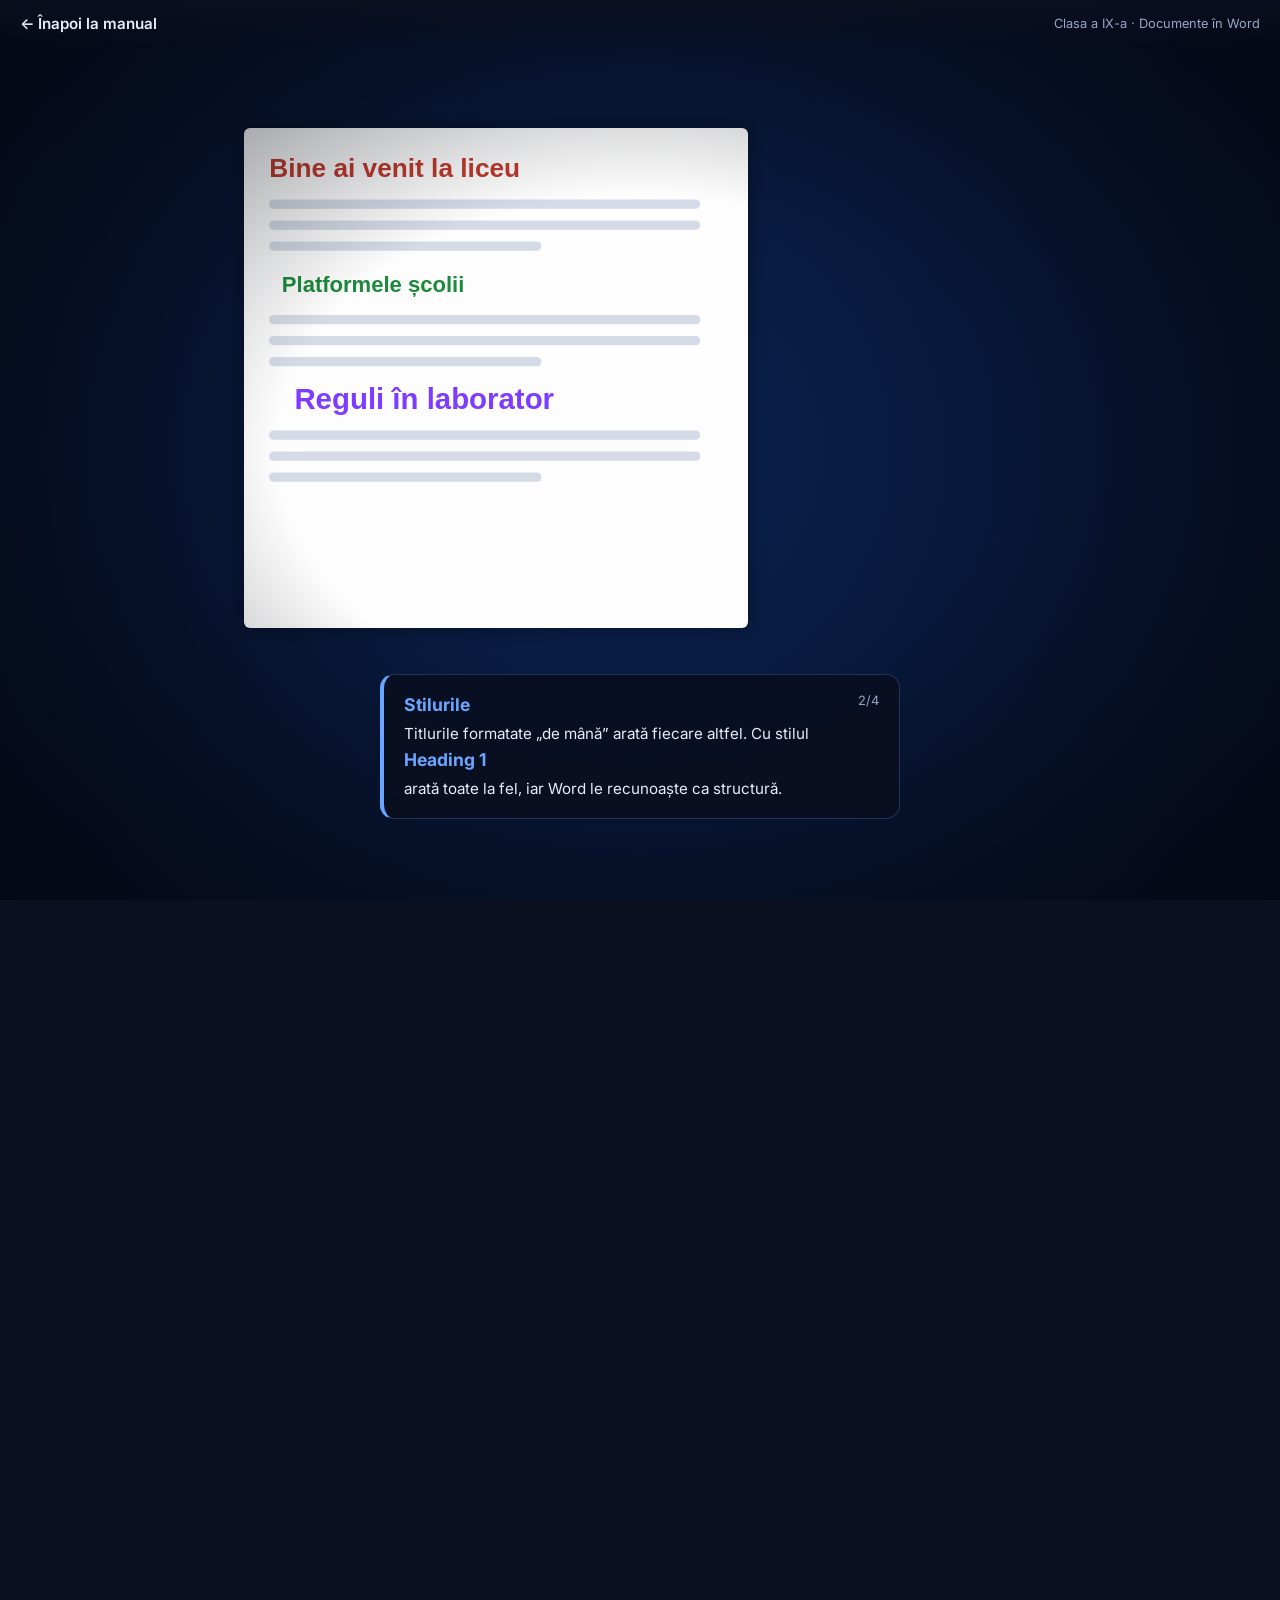
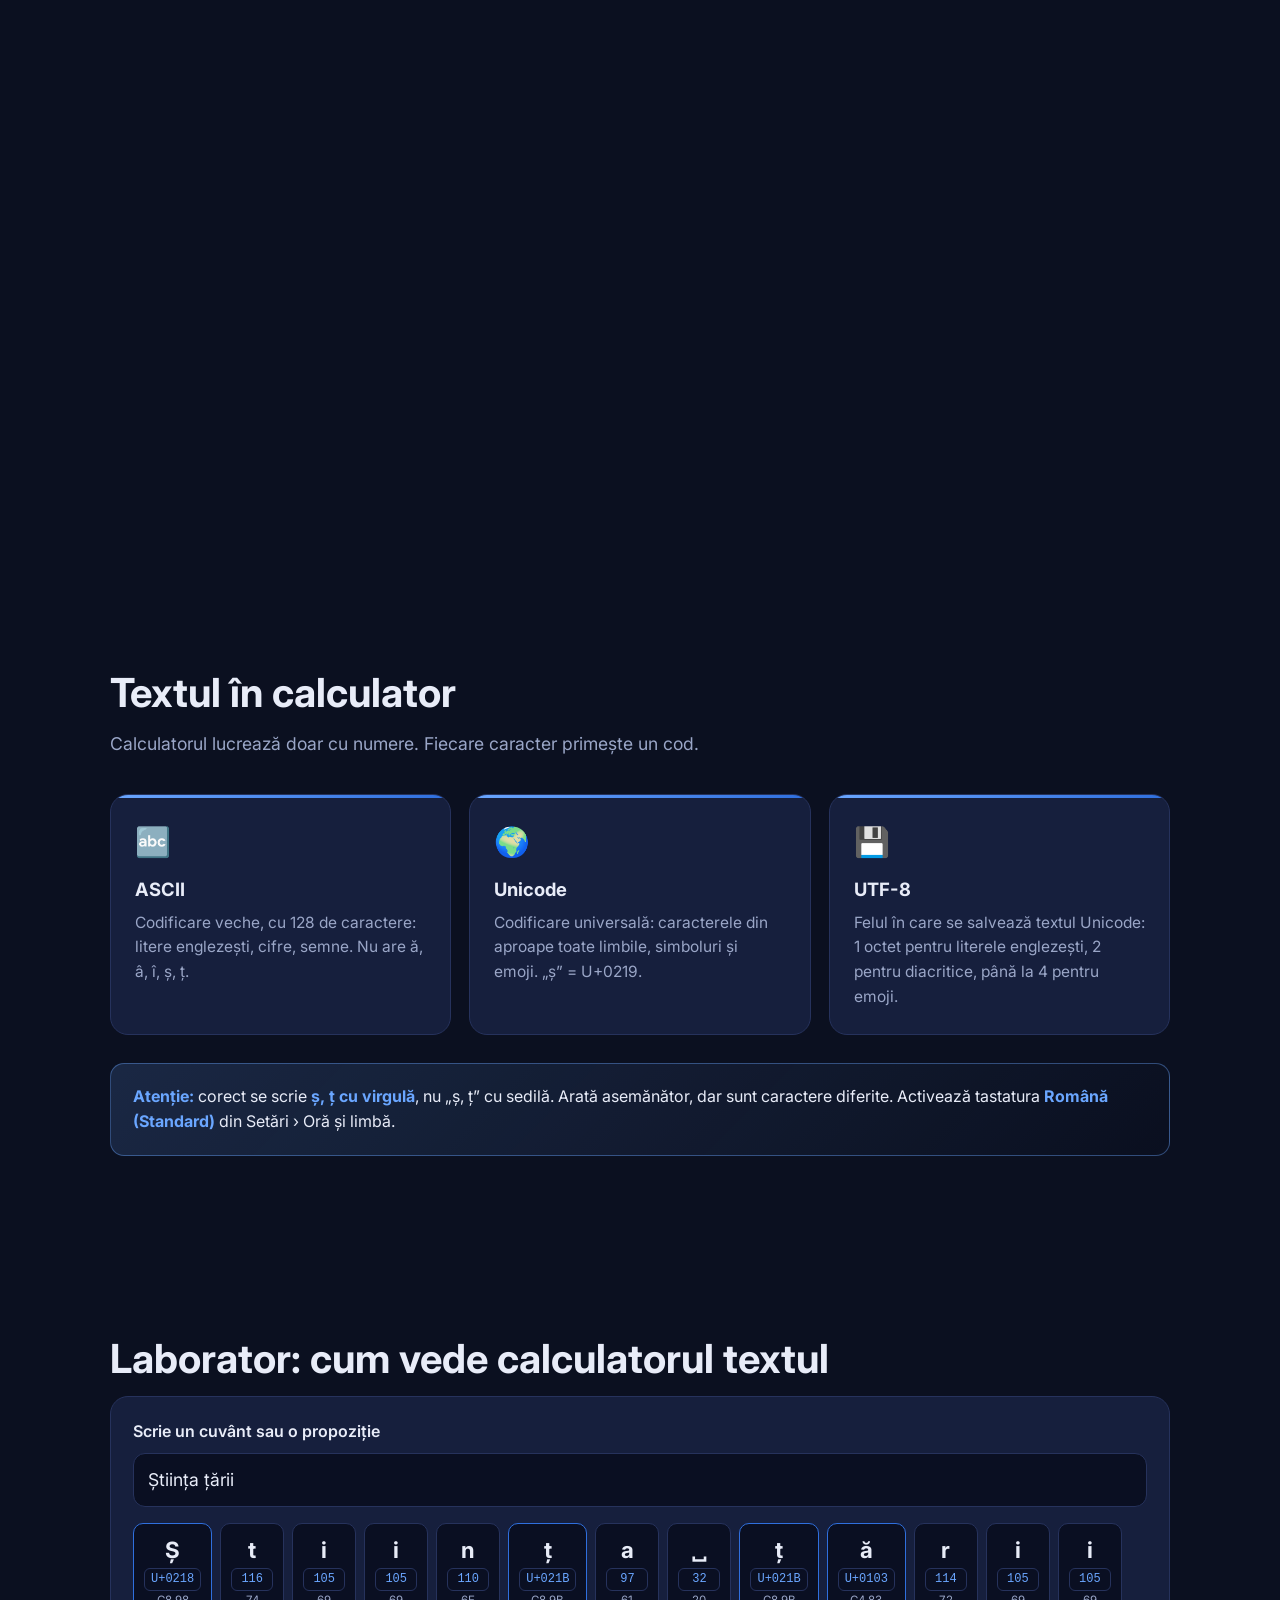
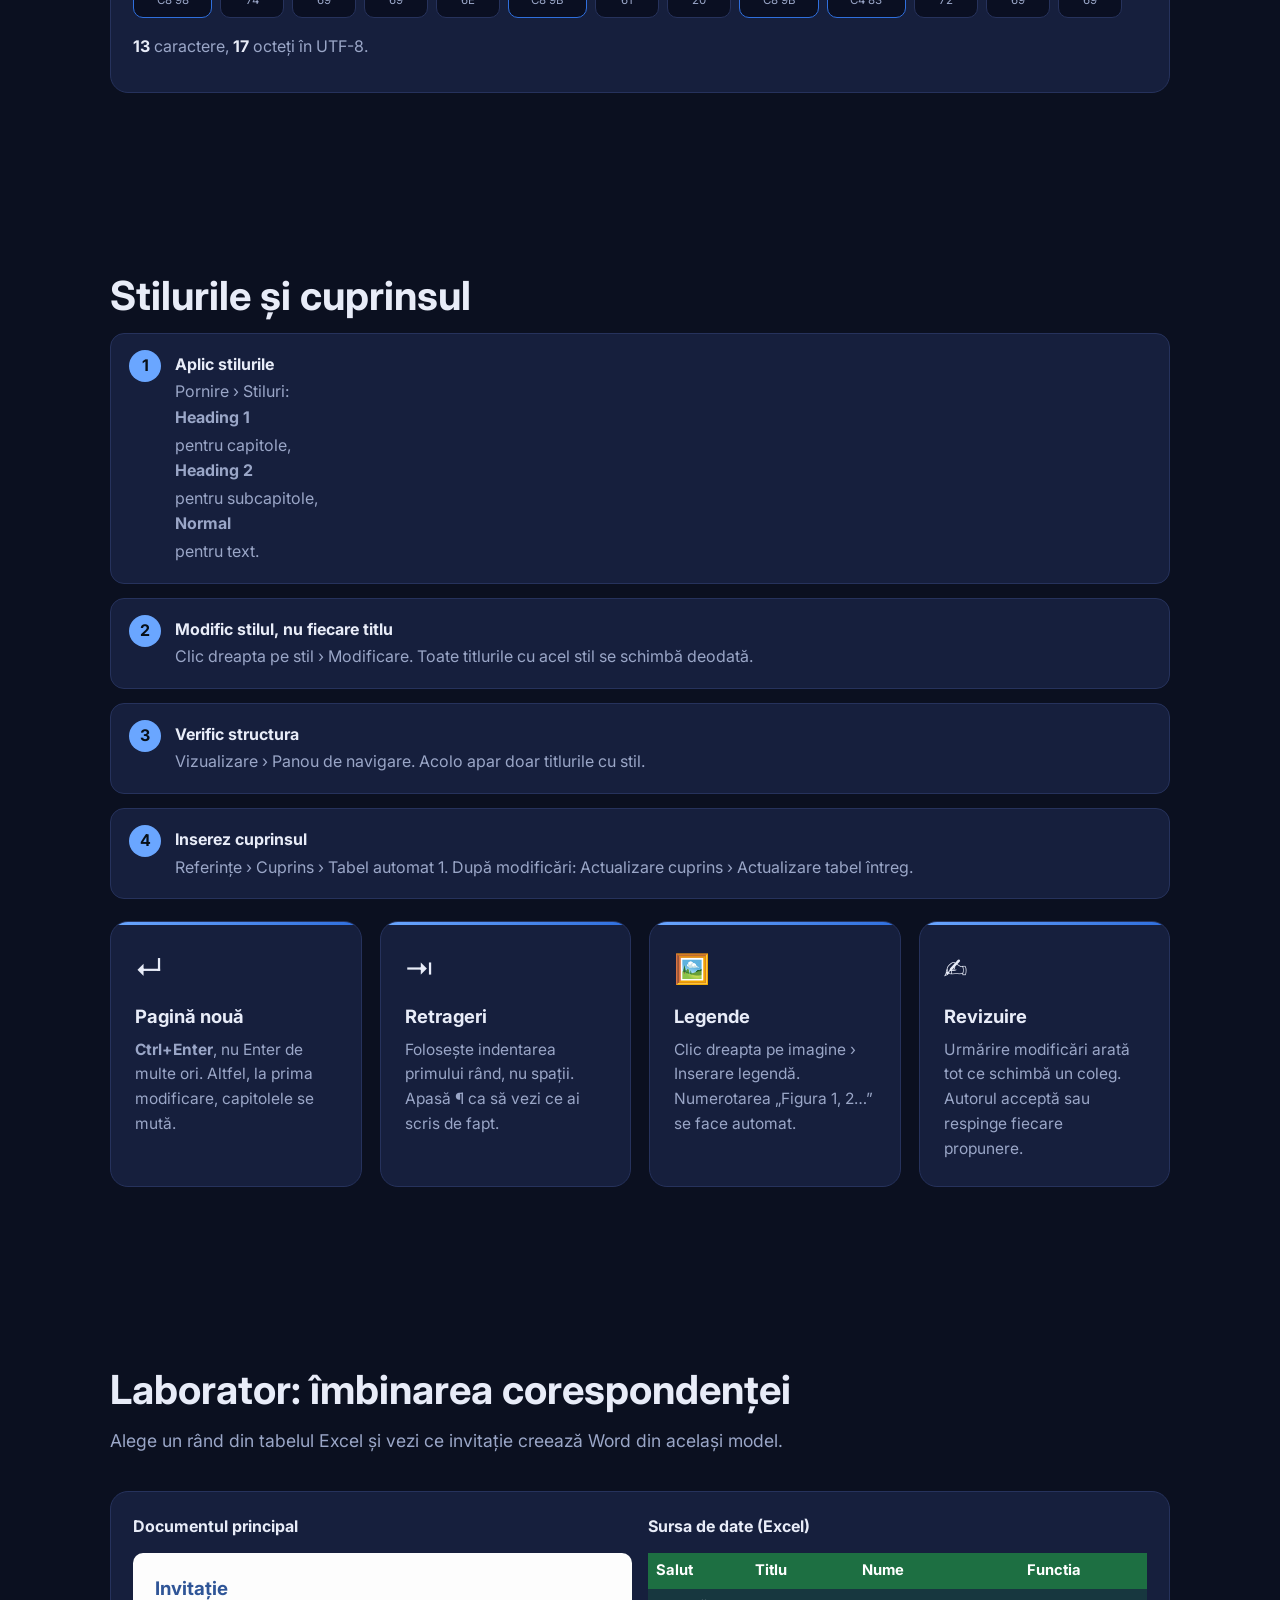
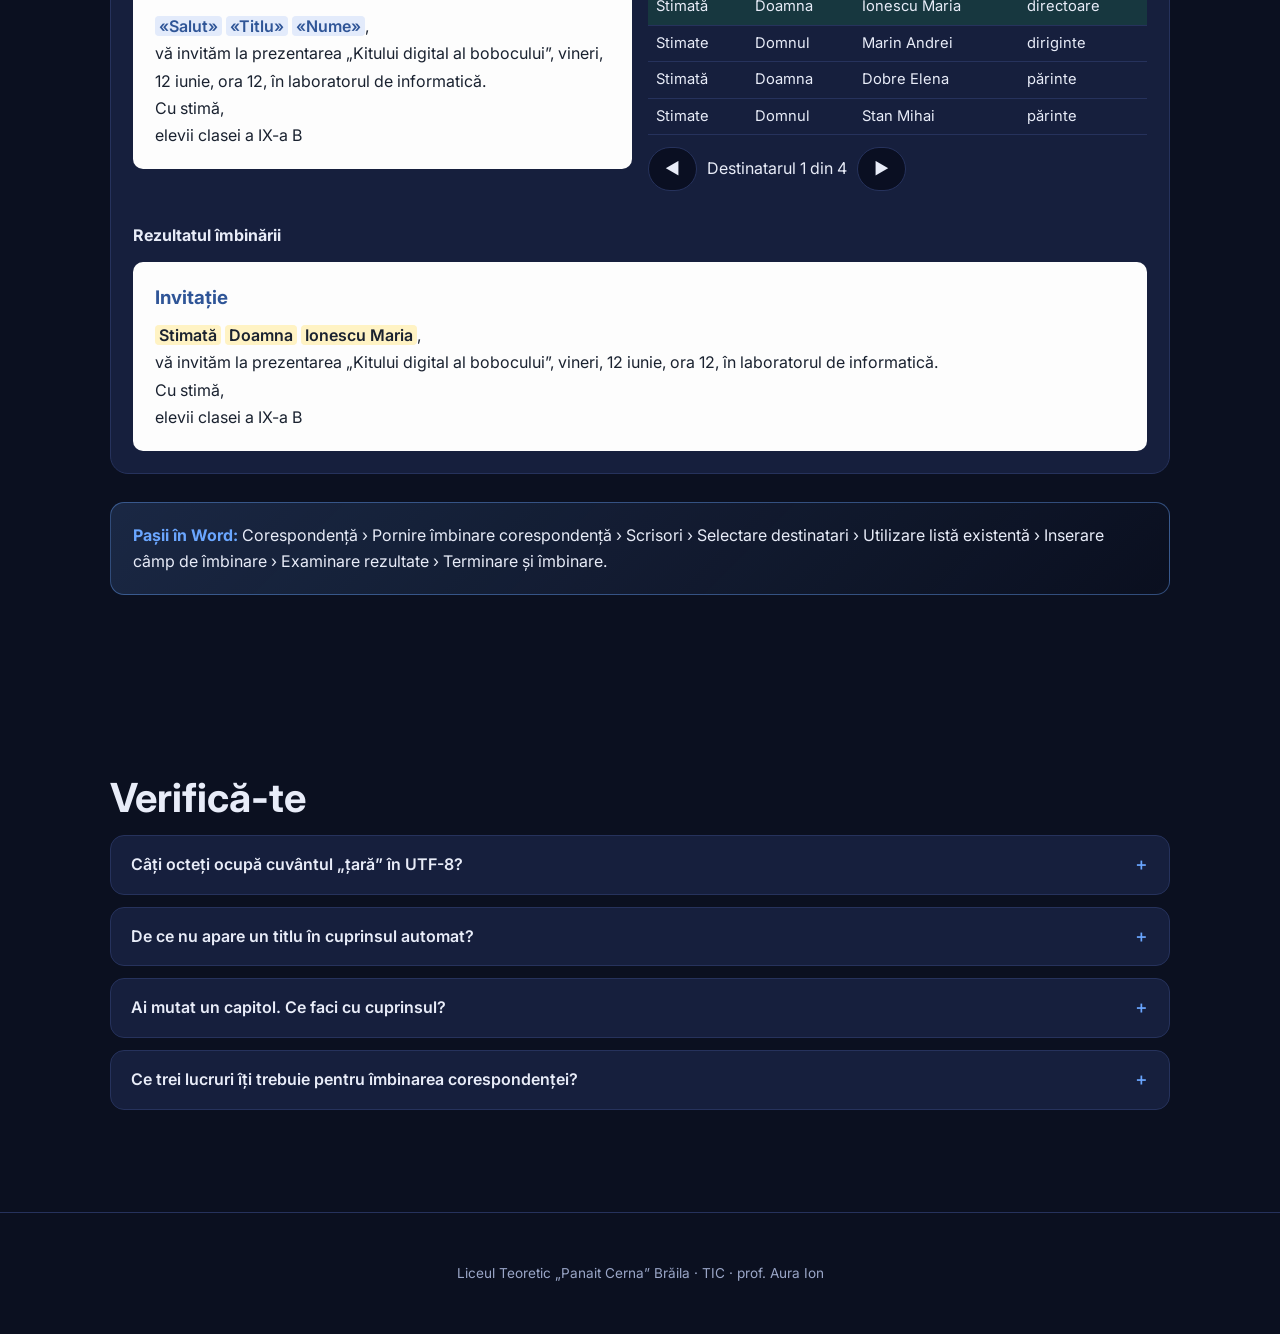
<file: lectii/word/index.html>
<!doctype html>
<html lang="ro">
<head>
<meta charset="utf-8">
<meta name="viewport" content="width=device-width,initial-scale=1">
<title>Documente în Word – Clasa a IX-a | TIC</title>
<meta name="description" content="Diacriticele și codificarea textului, stilurile, cuprinsul automat și îmbinarea corespondenței, explicate cu animație la scroll. TIC, clasa a IX-a, Liceul Teoretic „Panait Cerna” Brăila.">
<link rel="preconnect" href="https://fonts.googleapis.com">
<link href="https://fonts.googleapis.com/css2?family=Inter:wght@400;500;600;700;800&display=swap" rel="stylesheet">
<link rel="stylesheet" href="assets/style.css">
<style>
.lab{background:var(--card);border:1px solid var(--line);border-radius:var(--radius);padding:22px}
.lab label{font-weight:600;display:block;margin-bottom:8px}
.lab input[type=text]{width:100%;font:inherit;font-size:1.1rem;padding:12px 14px;border-radius:12px;border:1px solid var(--line);background:#0a0f22;color:var(--ink)}
.lab input:focus-visible,.lab select:focus-visible,.lab button:focus-visible{outline:3px solid var(--accent);outline-offset:2px}
.chars{display:flex;flex-wrap:wrap;gap:8px;margin:16px 0}
.ch{background:#0a0f22;border:1px solid var(--line);border-radius:10px;padding:8px 10px;text-align:center;min-width:64px}
.ch b{display:block;font-size:1.4rem}
.ch code{display:block;font-size:.75rem;color:var(--accent)}
.ch small{display:block;font-size:.72rem;color:var(--muted)}
.ch.warn{border-color:#ff8fa3}
.ch.n2{border-color:var(--accent2)}
.sum{color:var(--muted)}
.sum b{color:var(--ink)}
.alert{margin-top:10px;color:#ff8fa3}
.row{display:flex;flex-wrap:wrap;gap:10px;align-items:center;margin-bottom:14px}
.lab select{font:inherit;background:#0a0f22;color:var(--ink);border:1px solid var(--line);border-radius:10px;padding:8px 10px}
.mm{display:grid;grid-template-columns:1fr 1fr;gap:16px}
@media (max-width:760px){.mm{grid-template-columns:1fr}}
.doc{background:#fdfdfd;color:#1a2230;border-radius:10px;padding:20px 22px;line-height:1.7}
.doc h3{color:#2f5597;margin-bottom:8px}
.fld{background:#e3ebfb;color:#2f5597;border-radius:4px;padding:0 4px;font-weight:600}
.val{background:#fff3c4;border-radius:4px;padding:0 4px;font-weight:600}
.xl{width:100%;border-collapse:collapse;font-size:.92rem}
.xl th{background:#1d6f42;color:#fff;padding:6px 8px;text-align:left}
.xl td{border-bottom:1px solid var(--line);padding:6px 8px}
.xl tr.sel td{background:rgba(29,111,66,.3)}
.lab button{font:inherit;font-weight:600;cursor:pointer;border-radius:99px;padding:8px 16px;border:1px solid var(--line);background:#0a0f22;color:var(--ink)}
.lab button:hover{border-color:var(--accent)}
.tablewrap{overflow-x:auto}
</style>
</head>
<body data-theme="word">
<div class="progress"></div>
<header class="topbar"><a href="../../#u4">← Înapoi la manual</a><span class="tag">Clasa a IX-a · Documente în Word</span></header>

<section class="hero" aria-label="Animație: codurile literelor, stilurile, cuprinsul automat și îmbinarea corespondenței">
  <div class="hero-stage">
    <canvas aria-hidden="true"></canvas>
    <div class="hero-shade"></div>
    <div class="hero-title">
      <span class="kicker">TIC · Clasa a IX-a</span>
      <h1>Documente profesionale în Word</h1>
      <p>Derulează și urmărește ce face Word pentru tine</p>
    </div>
    <div class="labels" data-for="canvas">
      <div class="label" data-at=".04,.27"><span class="num">1/4</span><b>Fiecare literă este un număr</b><span>„A” are codul 65 și ocupă 1 octet. „ș” are codul U+0219 și ocupă 2 octeți în UTF-8, iar „€” ocupă 3.</span></div>
      <div class="label" data-at=".27,.52"><span class="num">2/4</span><b>Stilurile</b><span>Titlurile formatate „de mână” arată fiecare altfel. Cu stilul <b>Heading 1</b> arată toate la fel, iar Word le recunoaște ca structură.</span></div>
      <div class="label" data-at=".52,.77"><span class="num">3/4</span><b>Cuprinsul automat</b><span>Cuprinsul se construiește din stiluri. Muți un capitol, apeși <b>Actualizare cuprins</b> și numerele de pagină se corectează singure.</span></div>
      <div class="label" data-at=".77,1.01"><span class="num">4/4</span><b>Îmbinarea corespondenței</b><span>Un singur model și un tabel Excel cu destinatarii. Word creează câte o invitație pentru fiecare rând.</span></div>
    </div>
    <div class="scroll-hint">DERULEAZĂ ↓</div>
  </div>
</section>

<main>
  <section class="block">
    <h2 class="reveal">Textul în calculator</h2>
    <p class="lead reveal">Calculatorul lucrează doar cu numere. Fiecare caracter primește un cod.</p>
    <div class="grid">
      <div class="card reveal"><div class="ico">🔤</div><h3>ASCII</h3><p>Codificare veche, cu 128 de caractere: litere englezești, cifre, semne. Nu are ă, â, î, ș, ț.</p></div>
      <div class="card reveal"><div class="ico">🌍</div><h3>Unicode</h3><p>Codificare universală: caracterele din aproape toate limbile, simboluri și emoji. „ș” = U+0219.</p></div>
      <div class="card reveal"><div class="ico">💾</div><h3>UTF-8</h3><p>Felul în care se salvează textul Unicode: 1 octet pentru literele englezești, 2 pentru diacritice, până la 4 pentru emoji.</p></div>
    </div>
    <div class="callout reveal"><b>Atenție:</b> corect se scrie <b>ș, ț cu virgulă</b>, nu „ş, ţ” cu sedilă. Arată asemănător, dar sunt caractere diferite. Activează tastatura <b>Română (Standard)</b> din Setări › Oră și limbă.</div>
  </section>

  <section class="block">
    <h2 class="reveal">Laborator: cum vede calculatorul textul</h2>
    <div class="lab reveal">
      <label for="enc">Scrie un cuvânt sau o propoziție</label>
      <input id="enc" type="text" value="Știința țării" spellcheck="false" autocomplete="off">
      <div class="chars" id="encc"></div>
      <p class="sum" id="encs" aria-live="polite"></p>
      <p class="alert" id="enca" aria-live="polite"></p>
    </div>
  </section>

  <section class="block">
    <h2 class="reveal">Stilurile și cuprinsul</h2>
    <ol class="steps reveal">
      <li><b>Aplic stilurile</b><span>Pornire › Stiluri: <b>Heading 1</b> pentru capitole, <b>Heading 2</b> pentru subcapitole, <b>Normal</b> pentru text.</span></li>
      <li><b>Modific stilul, nu fiecare titlu</b><span>Clic dreapta pe stil › Modificare. Toate titlurile cu acel stil se schimbă deodată.</span></li>
      <li><b>Verific structura</b><span>Vizualizare › Panou de navigare. Acolo apar doar titlurile cu stil.</span></li>
      <li><b>Inserez cuprinsul</b><span>Referințe › Cuprins › Tabel automat 1. După modificări: Actualizare cuprins › Actualizare tabel întreg.</span></li>
    </ol>
    <div class="grid" style="margin-top:22px">
      <div class="card reveal"><div class="ico">↵</div><h3>Pagină nouă</h3><p><b>Ctrl+Enter</b>, nu Enter de multe ori. Altfel, la prima modificare, capitolele se mută.</p></div>
      <div class="card reveal"><div class="ico">⇥</div><h3>Retrageri</h3><p>Folosește indentarea primului rând, nu spații. Apasă ¶ ca să vezi ce ai scris de fapt.</p></div>
      <div class="card reveal"><div class="ico">🖼️</div><h3>Legende</h3><p>Clic dreapta pe imagine › Inserare legendă. Numerotarea „Figura 1, 2…” se face automat.</p></div>
      <div class="card reveal"><div class="ico">✍️</div><h3>Revizuire</h3><p>Urmărire modificări arată tot ce schimbă un coleg. Autorul acceptă sau respinge fiecare propunere.</p></div>
    </div>
  </section>

  <section class="block">
    <h2 class="reveal">Laborator: îmbinarea corespondenței</h2>
    <p class="lead reveal">Alege un rând din tabelul Excel și vezi ce invitație creează Word din același model.</p>
    <div class="lab reveal">
      <div class="mm">
        <div>
          <div class="row"><strong>Documentul principal</strong></div>
          <div class="doc"><h3>Invitație</h3><span class="fld">«Salut»</span> <span class="fld">«Titlu»</span> <span class="fld">«Nume»</span>,<br>vă invităm la prezentarea „Kitului digital al bobocului”, vineri, 12 iunie, ora 12, în laboratorul de informatică.<br>Cu stimă,<br>elevii clasei a IX-a B</div>
        </div>
        <div>
          <div class="row"><strong>Sursa de date (Excel)</strong></div>
          <div class="tablewrap"><table class="xl" id="mmt"><thead><tr><th>Salut</th><th>Titlu</th><th>Nume</th><th>Functia</th></tr></thead><tbody></tbody></table></div>
          <div class="row" style="margin-top:12px"><button type="button" id="mmp">◀</button><span id="mmn" aria-live="polite"></span><button type="button" id="mmx">▶</button></div>
        </div>
      </div>
      <div class="row" style="margin-top:18px"><strong>Rezultatul îmbinării</strong></div>
      <div class="doc" id="mmr" aria-live="polite"></div>
    </div>
    <div class="callout reveal"><b>Pașii în Word:</b> Corespondență › Pornire îmbinare corespondență › Scrisori › Selectare destinatari › Utilizare listă existentă › Inserare câmp de îmbinare › Examinare rezultate › Terminare și îmbinare.</div>
  </section>

  <section class="block">
    <h2 class="reveal">Verifică-te</h2>
    <details class="q reveal"><summary>Câți octeți ocupă cuvântul „țară” în UTF-8?</summary><p>6 octeți: „ț” și „ă” câte 2, „a” și „r” câte 1.</p></details>
    <details class="q reveal"><summary>De ce nu apare un titlu în cuprinsul automat?</summary><p>Pentru că a fost formatat „de mână” (mărit, îngroșat), nu cu un stil de titlu, de exemplu Heading 1.</p></details>
    <details class="q reveal"><summary>Ai mutat un capitol. Ce faci cu cuprinsul?</summary><p>Clic în cuprins › Actualizare cuprins › Actualizare tabel întreg.</p></details>
    <details class="q reveal"><summary>Ce trei lucruri îți trebuie pentru îmbinarea corespondenței?</summary><p>Documentul principal (modelul), sursa de date (tabelul cu destinatarii) și câmpurile de îmbinare.</p></details>
  </section>
</main>
<footer>Liceul Teoretic „Panait Cerna” Brăila · TIC · prof. Aura Ion</footer>
<script src="assets/scenes.js"></script>
<script src="assets/main.js"></script>
<script>
// Cum vede calculatorul textul
(function(){
  const inp=document.getElementById('enc'),box=document.getElementById('encc'),sum=document.getElementById('encs'),al=document.getElementById('enca');
  const esc=s=>s.replace(/[&<>"]/g,c=>({'&':'&amp;','<':'&lt;','>':'&gt;','"':'&quot;'}[c]));
  const enc=new TextEncoder();
  function show(){
    const cs=[...inp.value].slice(0,40);let tot=0,ced=false;
    box.innerHTML=cs.map(c=>{const cp=c.codePointAt(0),b=[...enc.encode(c)];tot+=b.length;const bad=cp===0x15F||cp===0x15E||cp===0x163||cp===0x162;if(bad)ced=true;
      return `<div class="ch${bad?' warn':b.length>1?' n2':''}"><b>${c===' '?'␣':esc(c)}</b><code>${cp<128?cp:'U+'+cp.toString(16).toUpperCase().padStart(4,'0')}</code><small>${b.map(x=>x.toString(16).toUpperCase().padStart(2,'0')).join(' ')}</small></div>`;}).join('');
    sum.innerHTML=cs.length?`<b>${cs.length}</b> caractere, <b>${tot}</b> octeți în UTF-8.`+([...inp.value].length>40?' (se afișează primele 40)':''):'Scrie ceva.';
    al.textContent=ced?'Atenție: ai folosit ş sau ţ cu sedilă. Forma corectă în limba română este ș, ț cu virgulă dedesubt.':'';
  }
  inp.addEventListener('input',show);show();
})();
// Îmbinarea corespondenței
(function(){
  const D=[['Stimată','Doamna','Ionescu Maria','directoare'],['Stimate','Domnul','Marin Andrei','diriginte'],['Stimată','Doamna','Dobre Elena','părinte'],['Stimate','Domnul','Stan Mihai','părinte']];
  const tb=document.querySelector('#mmt tbody'),r=document.getElementById('mmr'),n=document.getElementById('mmn');let i=0;
  tb.innerHTML=D.map((d,k)=>`<tr data-k="${k}" style="cursor:pointer"><td>${d[0]}</td><td>${d[1]}</td><td>${d[2]}</td><td>${d[3]}</td></tr>`).join('');
  function show(){[...tb.rows].forEach((tr,k)=>tr.classList.toggle('sel',k===i));const d=D[i];
    r.innerHTML=`<h3>Invitație</h3><span class="val">${d[0]}</span> <span class="val">${d[1]}</span> <span class="val">${d[2]}</span>,<br>vă invităm la prezentarea „Kitului digital al bobocului”, vineri, 12 iunie, ora 12, în laboratorul de informatică.<br>Cu stimă,<br>elevii clasei a IX-a B`;
    n.textContent=`Destinatarul ${i+1} din ${D.length}`;}
  tb.addEventListener('click',e=>{const tr=e.target.closest('tr');if(tr){i=+tr.dataset.k;show();}});
  document.getElementById('mmp').onclick=()=>{i=(i+D.length-1)%D.length;show();};
  document.getElementById('mmx').onclick=()=>{i=(i+1)%D.length;show();};
  show();
})();
</script>
</body>
</html>
</file>
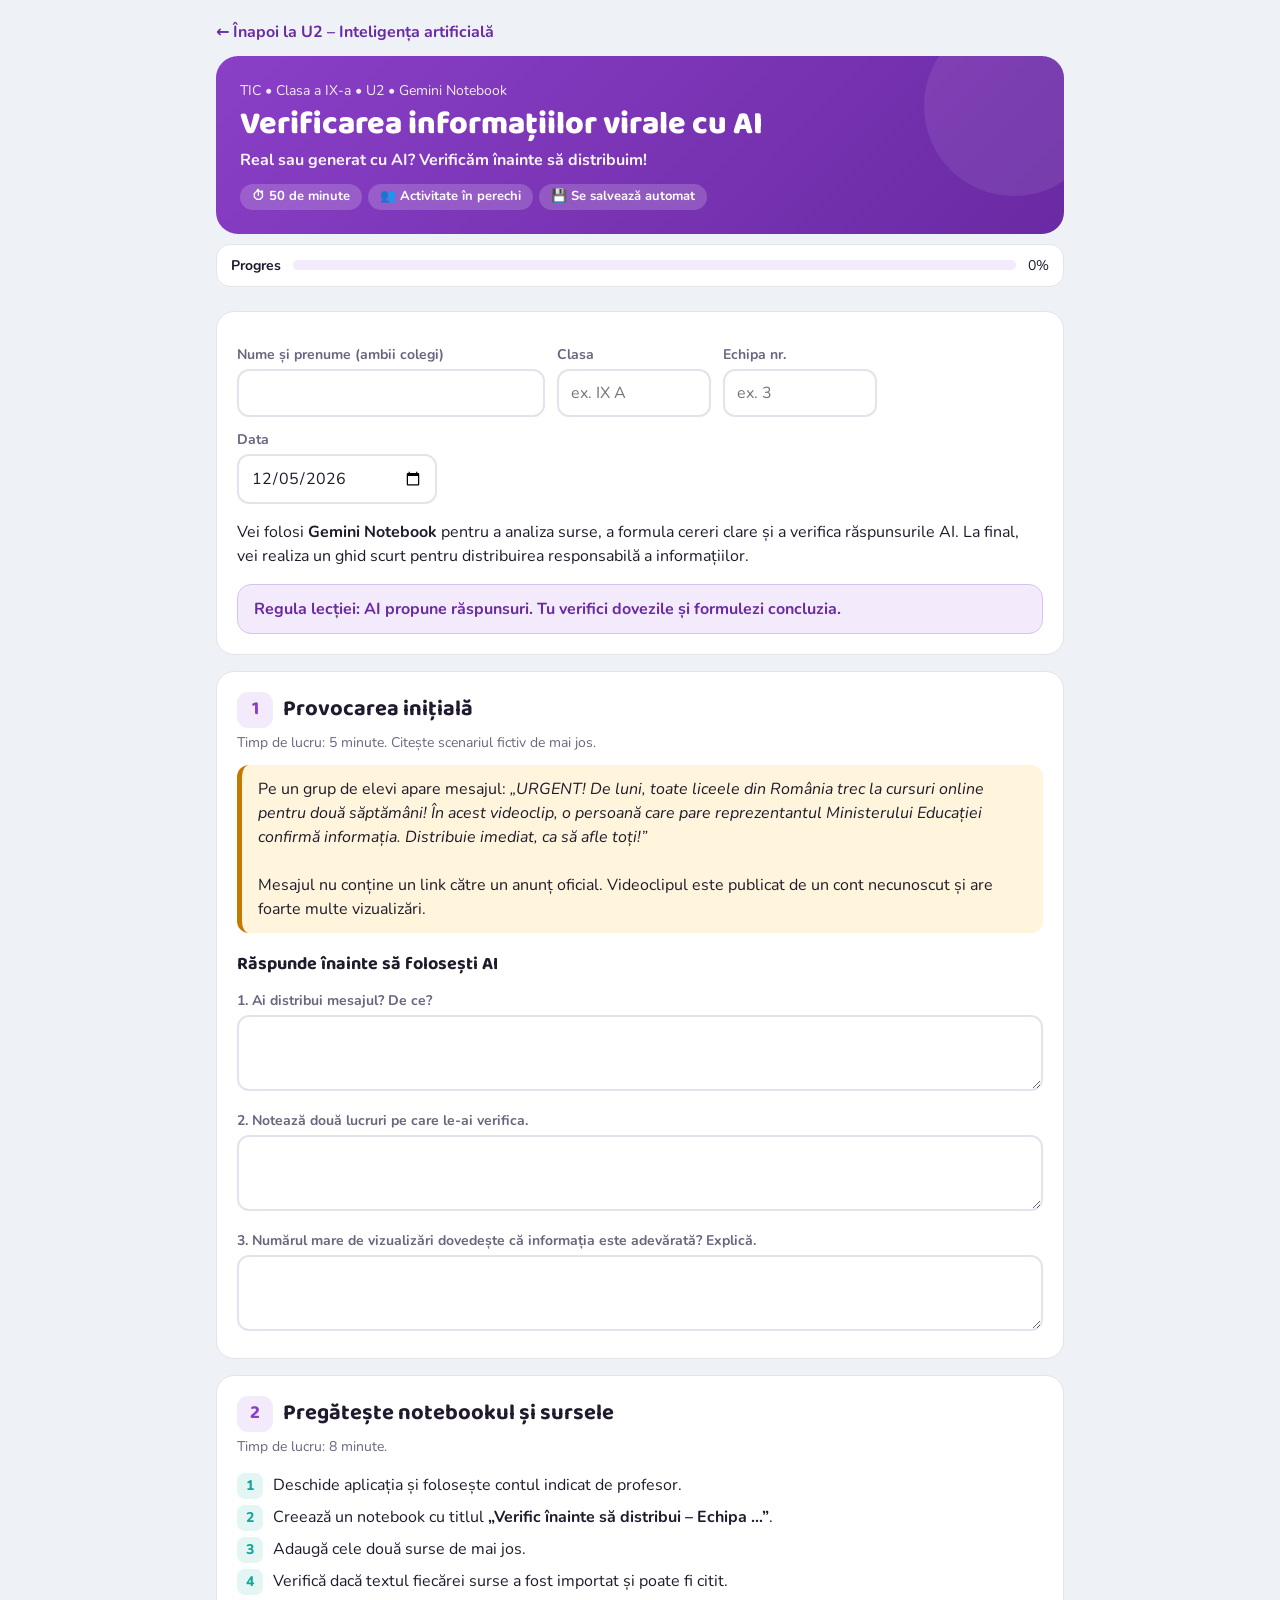
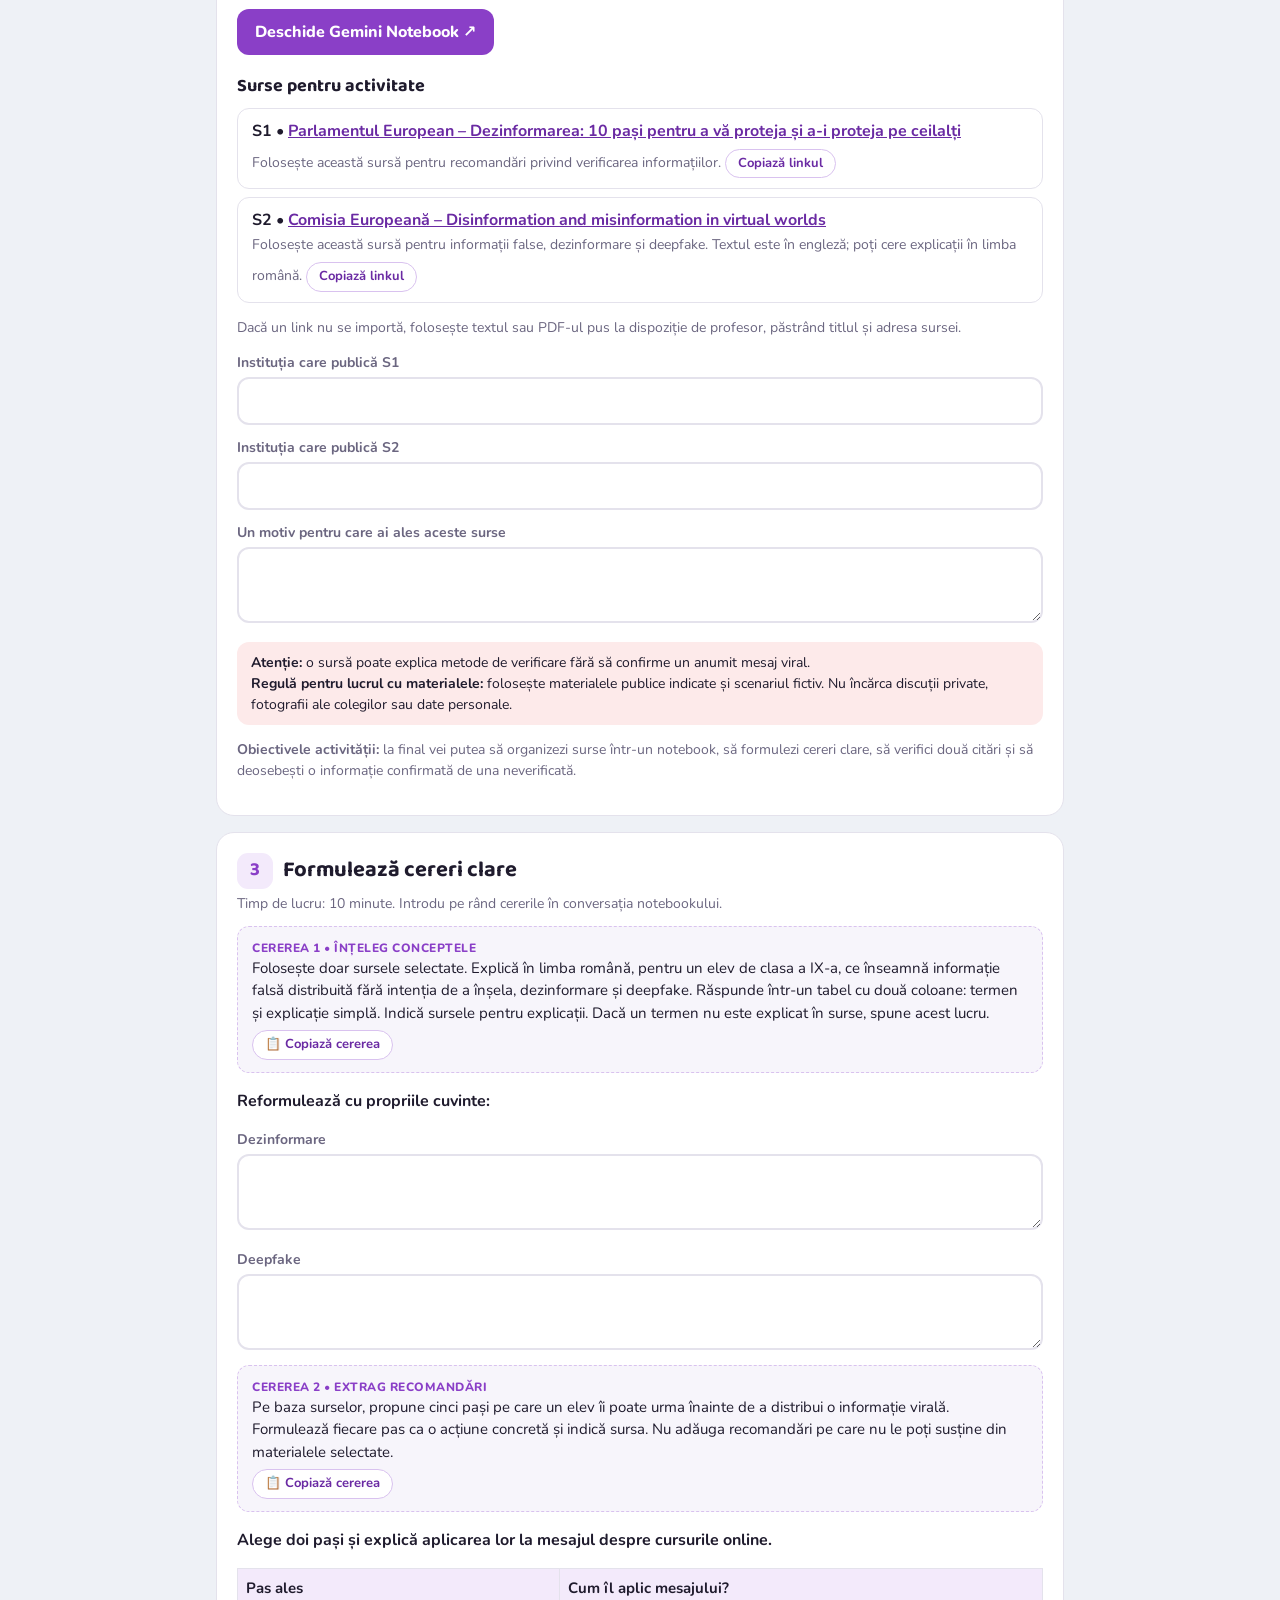
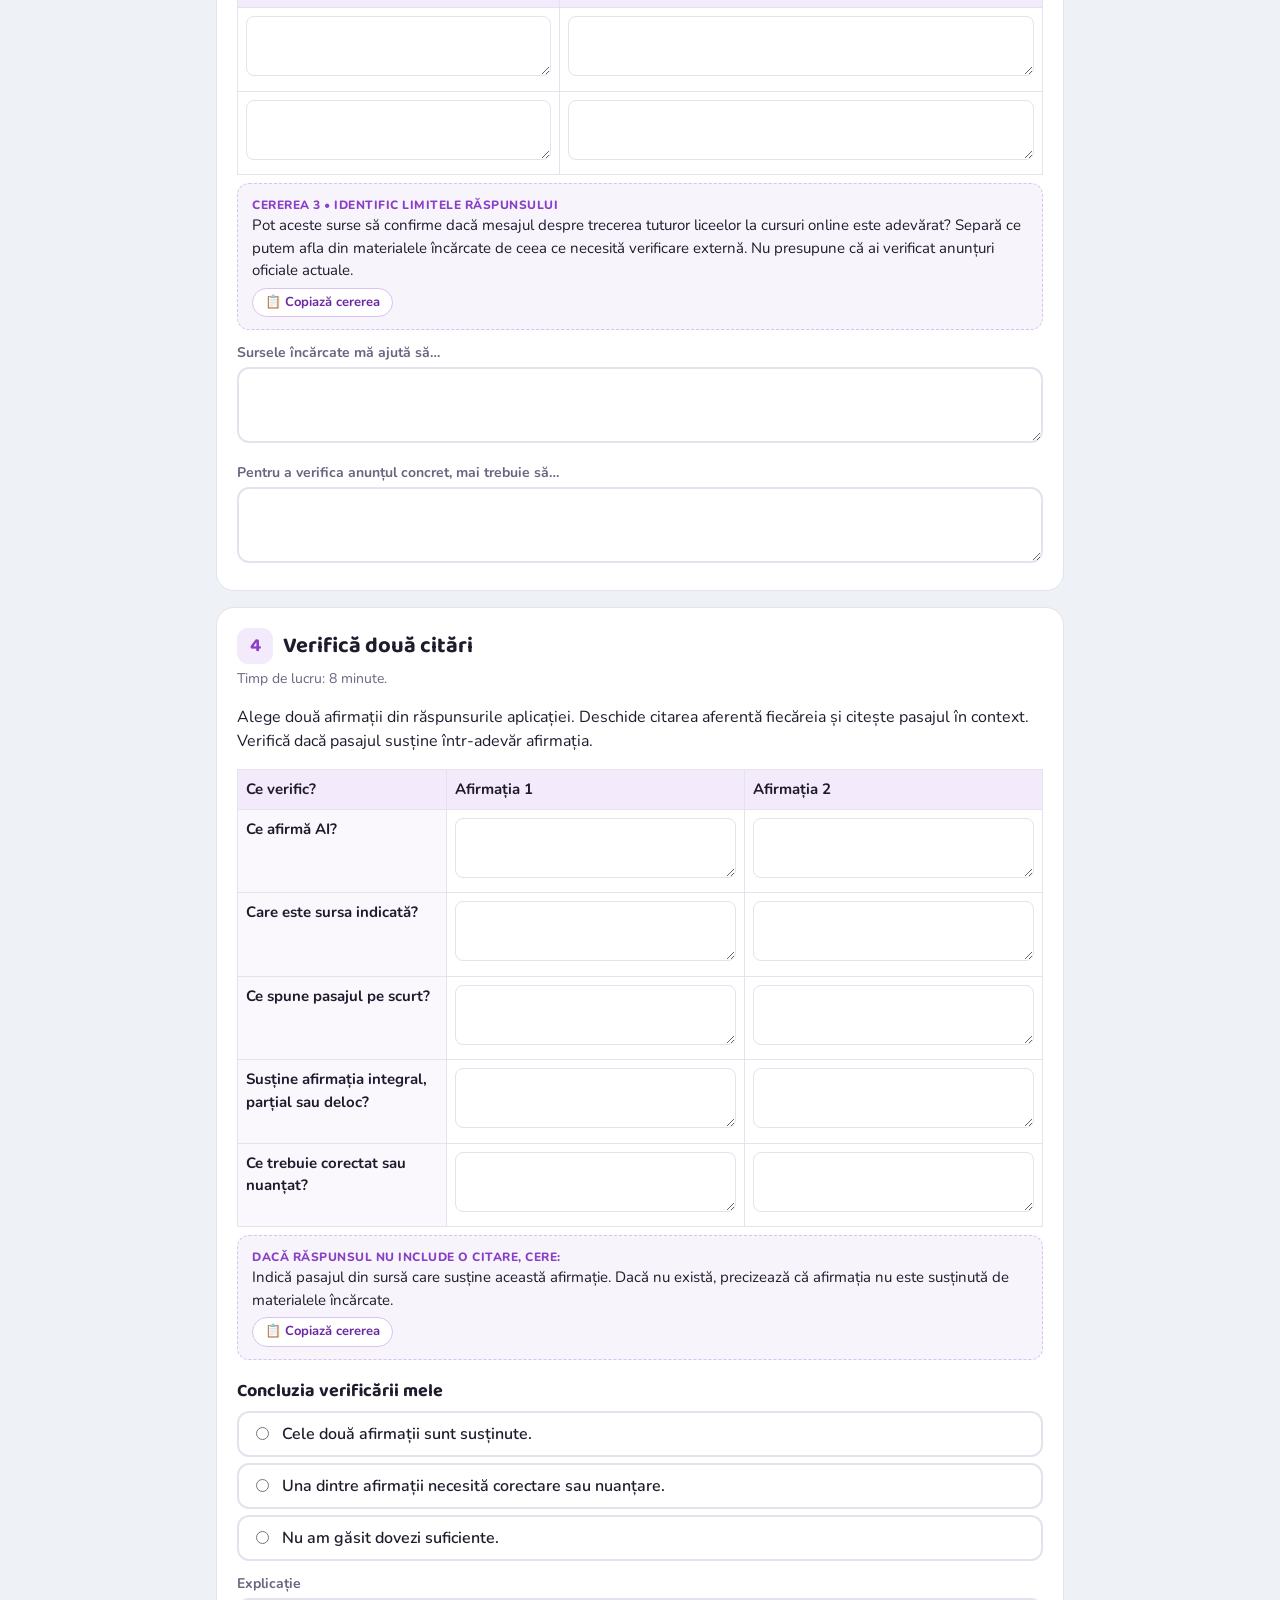
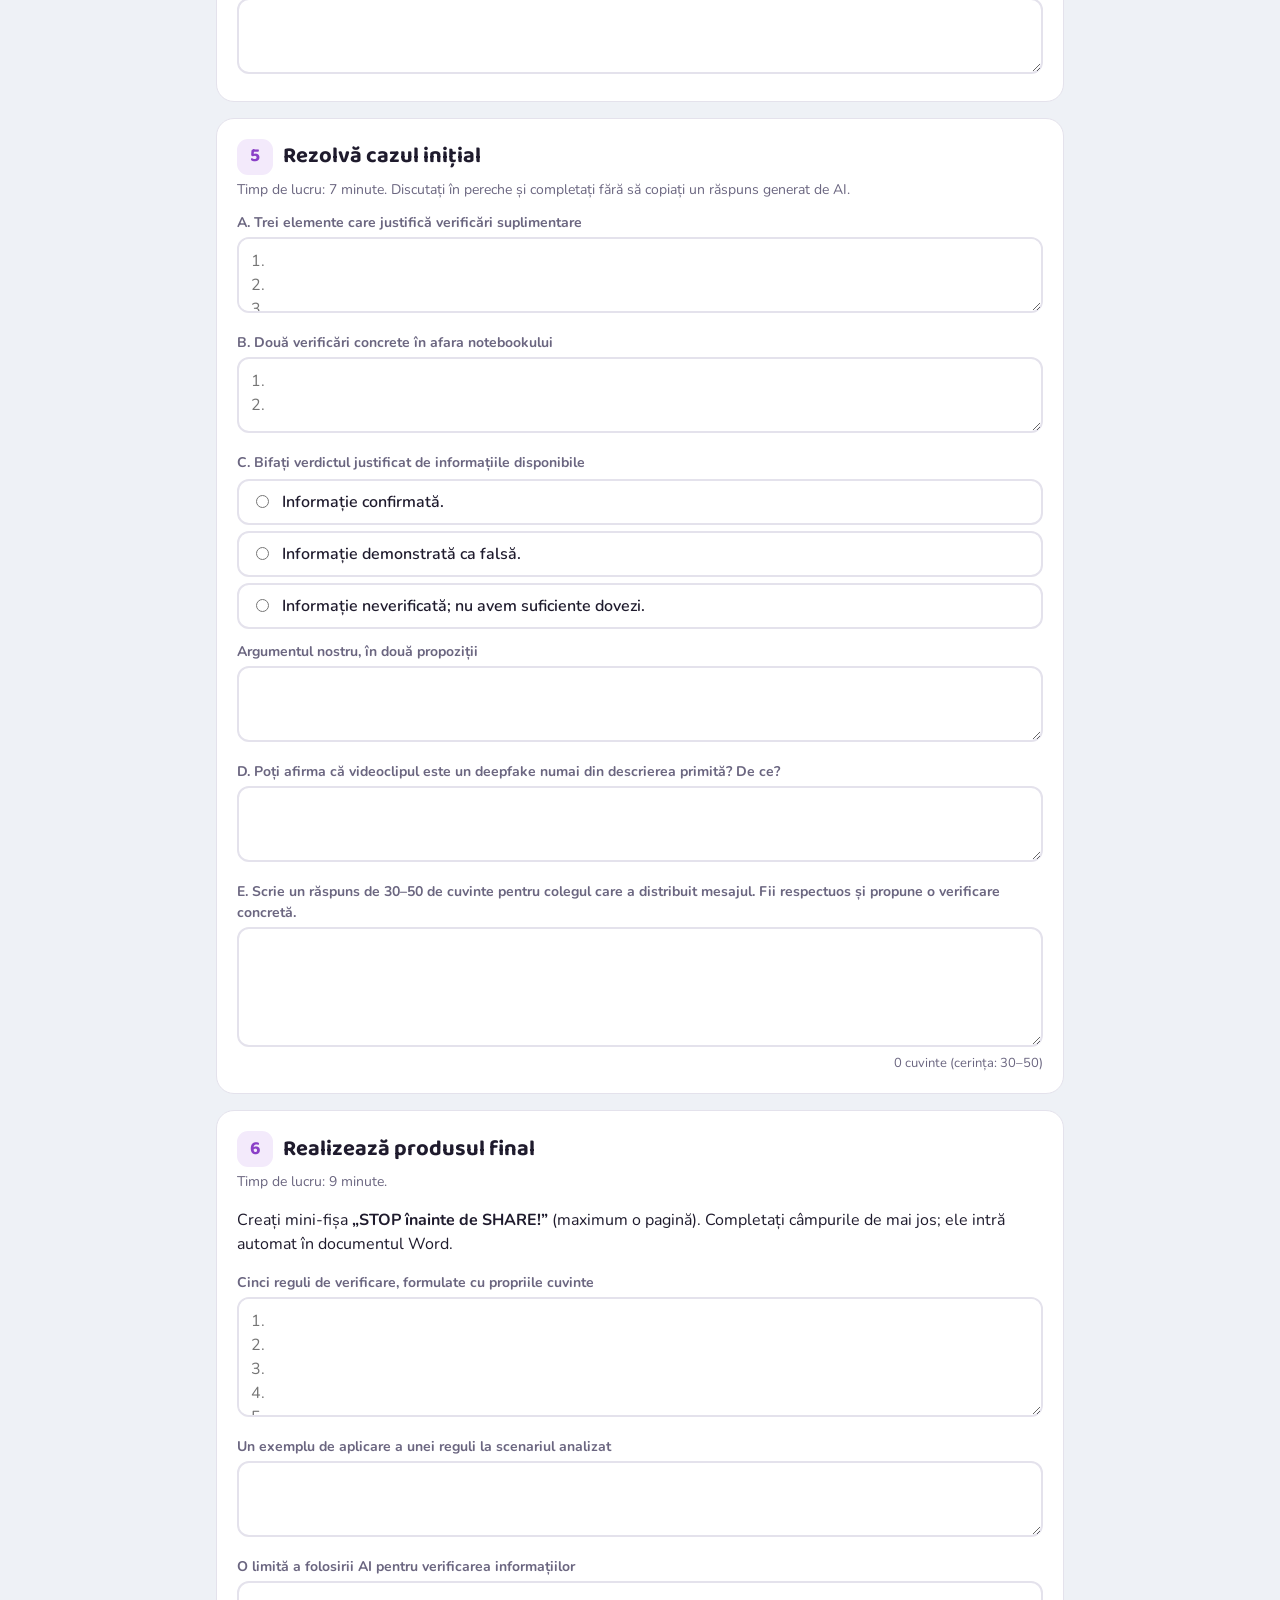
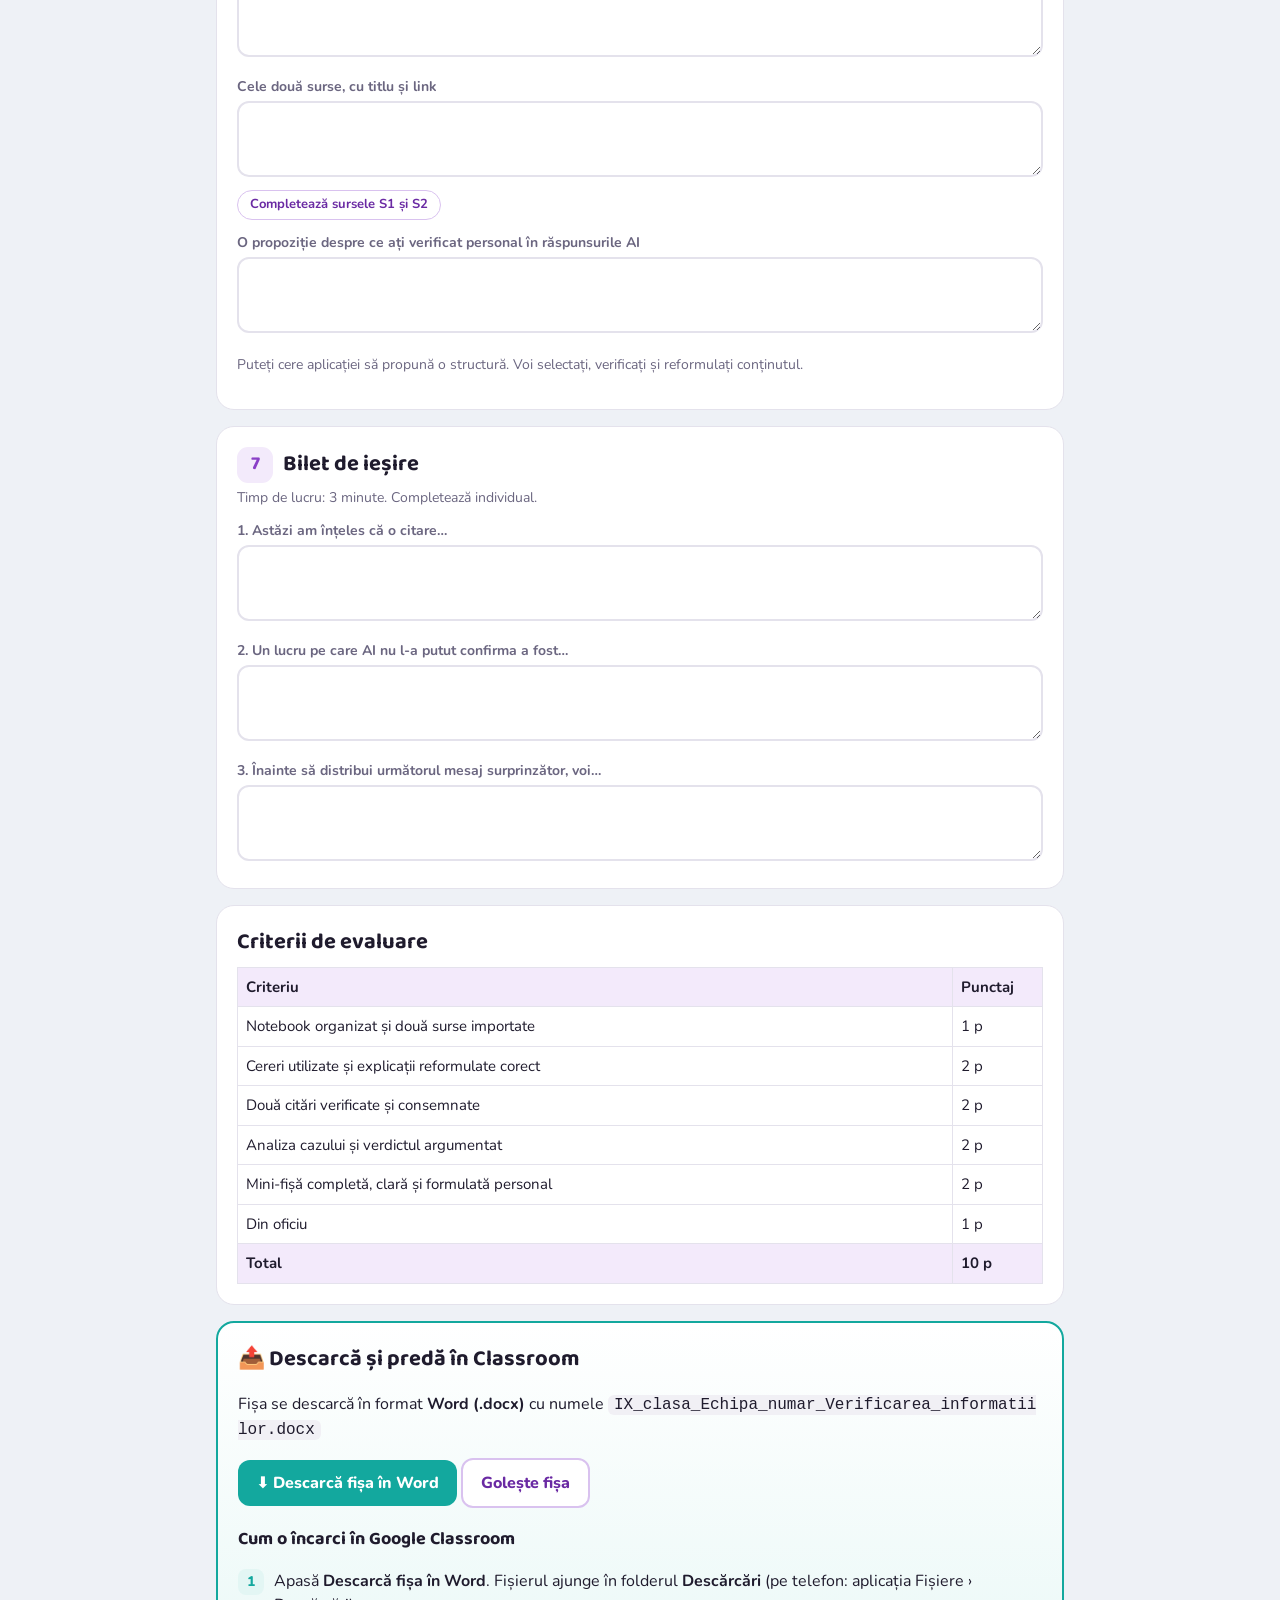
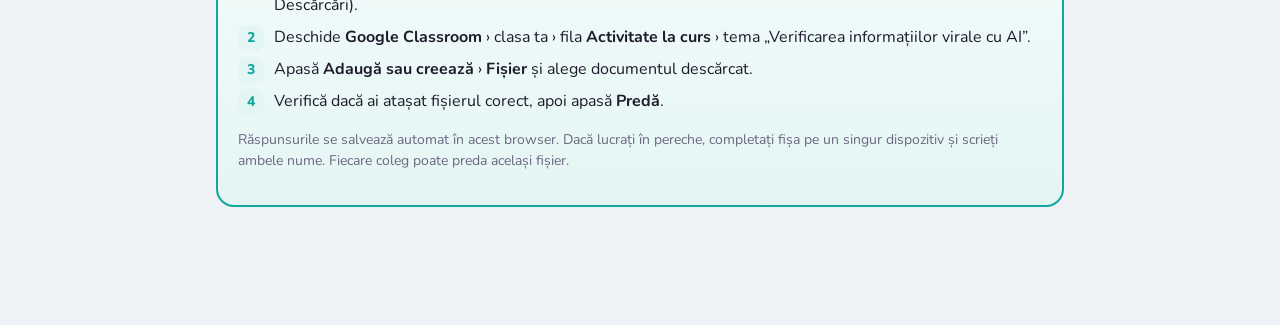
<file: lectii/ia/fisa-gemini-notebook.html>
<!DOCTYPE html>
<html lang="ro">
<head>
<meta charset="UTF-8">
<meta name="viewport" content="width=device-width, initial-scale=1">
<title>Fișa Gemini Notebook – TIC IX</title>
<link rel="preconnect" href="https://fonts.googleapis.com">
<link rel="preconnect" href="https://fonts.gstatic.com" crossorigin>
<link href="https://fonts.googleapis.com/css2?family=Baloo+2:wght@600;700;800&family=Nunito:wght@400;600;700&display=swap" rel="stylesheet">
<style>
:root{--violet:#8a3fc7;--violet-dark:#6a2aa3;--violet-soft:#f3eafb;--violet-line:#d9c2ef;--teal:#13a89e;--teal-soft:#e3f6f4;--amber:#c27a00;--amber-soft:#fff4dc;--red:#d93a3a;--ink:#1f1b2d;--muted:#6b6680;--bg:#eef1f6;--card:#fff;--line:#e4e2ec}
*{box-sizing:border-box}html,body{margin:0}
body{background:var(--bg);color:var(--ink);font-family:"Nunito",system-ui,"Segoe UI",Arial,sans-serif;font-size:16px;line-height:1.5}
.wrap{max-width:880px;margin:0 auto;padding:16px 16px 120px}
.back{display:inline-block;margin:4px 0 12px;font-weight:700;color:var(--violet-dark);text-decoration:none}
.hero{background:linear-gradient(135deg,var(--violet),var(--violet-dark));color:#fff;border-radius:22px;padding:24px;position:relative;overflow:hidden}
.hero::after{content:"";position:absolute;right:-40px;top:-40px;width:180px;height:180px;border-radius:50%;background:rgba(255,255,255,.08)}
.hero .meta{font-size:14px;opacity:.9;margin:0 0 6px}
.hero h1{font-family:"Baloo 2",Nunito,sans-serif;font-weight:800;font-size:32px;line-height:1.1;margin:0 0 6px}
.hero p{margin:6px 0 0;opacity:.95}
.chip{display:inline-block;background:rgba(255,255,255,.18);border-radius:999px;padding:3px 12px;font-size:13px;margin:12px 6px 0 0;font-weight:700}
.card{background:var(--card);border:1px solid var(--line);border-radius:18px;padding:20px;margin-top:16px}
h2{font-family:"Baloo 2",Nunito,sans-serif;font-size:22px;margin:0 0 4px;display:flex;align-items:center;gap:10px}
h2 .n{flex:0 0 36px;height:36px;border-radius:11px;background:var(--violet-soft);color:var(--violet);display:flex;align-items:center;justify-content:center;font-size:19px}
.card.done h2 .n{background:var(--teal-soft);color:var(--teal)}
h3{font-family:"Baloo 2",Nunito,sans-serif;font-size:18px;margin:18px 0 6px}
.time{font-size:14px;color:var(--muted);margin:0 0 12px}
.grid{display:grid;grid-template-columns:2fr 1fr 1fr 1fr;gap:12px}
label.f{display:block;font-weight:700;font-size:14px;color:var(--muted);margin:12px 0 4px}
input[type=text],input[type=date],textarea{width:100%;font:inherit;font-size:16px;padding:10px 12px;border:2px solid var(--line);border-radius:12px;background:#fff;color:var(--ink);outline:none}
input:focus,textarea:focus{border-color:var(--violet)}
textarea{min-height:76px;resize:vertical}
textarea.big{min-height:120px}
.rule{background:var(--violet-soft);border:1px solid var(--violet-line);border-radius:14px;padding:12px 16px;margin-top:12px;font-weight:700;color:var(--violet-dark)}
.scenario{background:var(--amber-soft);border-left:5px solid var(--amber);border-radius:12px;padding:12px 16px;margin:10px 0}
.note{font-size:14px;color:var(--muted)}
.warn{background:#fdeaea;border-radius:12px;padding:10px 14px;font-size:14px;margin-top:12px}
.prompt{background:#f7f5fb;border:1px dashed var(--violet-line);border-radius:12px;padding:12px 14px;font-size:15px;margin:8px 0;position:relative}
.prompt .tag{font-size:12px;font-weight:800;color:var(--violet);text-transform:uppercase;letter-spacing:.5px}
.copy{font:inherit;font-size:13px;font-weight:700;border:1.5px solid var(--violet-line);background:#fff;color:var(--violet-dark);border-radius:999px;padding:4px 12px;cursor:pointer;margin-top:6px}
.btn{display:inline-block;font:inherit;font-weight:800;border:0;border-radius:12px;padding:11px 18px;cursor:pointer;text-decoration:none;background:var(--violet);color:#fff}
.btn.teal{background:var(--teal)}.btn.ghost{background:#fff;color:var(--violet-dark);border:2px solid var(--violet-line)}
.src{border:1px solid var(--line);border-radius:12px;padding:10px 14px;margin:8px 0}
.src a{color:var(--violet-dark);font-weight:700}
table{border-collapse:collapse;width:100%;margin-top:8px}
th,td{border:1px solid var(--line);padding:8px;vertical-align:top;text-align:left;font-size:15px}
th{background:var(--violet-soft);font-weight:700}
td textarea{min-height:60px;font-size:15px;border-width:1px;padding:6px 8px;border-radius:8px}
.choice label{display:flex;gap:10px;align-items:flex-start;border:2px solid var(--line);border-radius:12px;padding:9px 12px;margin:6px 0;cursor:pointer;font-weight:600}
.choice input{margin-top:5px;accent-color:var(--violet)}
.choice label:has(input:checked){border-color:var(--violet);background:var(--violet-soft)}
.checks label{display:flex;gap:10px;font-weight:600;margin:4px 0}
.counter{font-size:13px;color:var(--muted);text-align:right}
.counter.ok{color:var(--teal);font-weight:700}.counter.bad{color:var(--amber);font-weight:700}
.progress{position:sticky;top:0;z-index:20;background:rgba(238,241,246,.94);backdrop-filter:blur(6px);padding:10px 0 8px}
.progress .box{background:#fff;border:1px solid var(--line);border-radius:14px;padding:10px 14px;display:flex;align-items:center;gap:12px;font-size:14px}
.bar{flex:1;height:10px;border-radius:99px;background:var(--violet-soft);overflow:hidden}
.bar span{display:block;height:100%;width:0;background:linear-gradient(90deg,var(--violet),var(--teal));transition:width .3s}
.steps{counter-reset:s;padding-left:0;list-style:none}
.steps li{counter-increment:s;position:relative;padding-left:36px;margin:8px 0}
.steps li::before{content:counter(s);position:absolute;left:0;top:0;width:26px;height:26px;border-radius:8px;background:var(--teal-soft);color:var(--teal);font-weight:800;display:flex;align-items:center;justify-content:center;font-size:14px}
.final{border:2px solid var(--teal);background:linear-gradient(180deg,#fff,var(--teal-soft))}
.mono{font-family:Consolas,monospace;background:#f1f0f5;padding:1px 6px;border-radius:6px;word-break:break-all}
#toast{position:fixed;left:50%;bottom:24px;transform:translateX(-50%);background:var(--ink);color:#fff;padding:10px 18px;border-radius:12px;font-weight:700;display:none;z-index:50;max-width:90vw}
@media(max-width:700px){.grid{grid-template-columns:1fr 1fr}.grid .w2{grid-column:1/-1}.hero h1{font-size:26px}table.t4 th:first-child{width:30%}}
</style>
</head>
<body>
<div class="wrap">
<a class="back" href="../../#u2">← Înapoi la U2 – Inteligența artificială</a>
<header class="hero">
 <p class="meta">TIC • Clasa a IX-a • U2 • Gemini Notebook</p>
 <h1>Verificarea informațiilor virale cu AI</h1>
 <p><b>Real sau generat cu AI? Verificăm înainte să distribuim!</b></p>
 <span class="chip">⏱ 50 de minute</span><span class="chip">👥 Activitate în perechi</span><span class="chip">💾 Se salvează automat</span>
</header>

<div class="progress"><div class="box"><b>Progres</b><div class="bar"><span id="bar"></span></div><span id="pct">0%</span></div></div>

<section class="card">
 <div class="grid">
  <div class="w2"><label class="f" for="nume">Nume și prenume (ambii colegi)</label><input type="text" id="nume" data-k="nume" autocomplete="off"></div>
  <div><label class="f" for="clasa">Clasa</label><input type="text" id="clasa" data-k="clasa" placeholder="ex. IX A"></div>
  <div><label class="f" for="echipa">Echipa nr.</label><input type="text" id="echipa" data-k="echipa" placeholder="ex. 3"></div>
 </div>
 <label class="f" for="data" style="max-width:200px">Data</label><input type="date" id="data" data-k="data" style="max-width:200px">
 <p>Vei folosi <b>Gemini Notebook</b> pentru a analiza surse, a formula cereri clare și a verifica răspunsurile AI. La final, vei realiza un ghid scurt pentru distribuirea responsabilă a informațiilor.</p>
 <div class="rule">Regula lecției: AI propune răspunsuri. Tu verifici dovezile și formulezi concluzia.</div>
</section>

<section class="card" data-sec>
 <h2><span class="n">1</span>Provocarea inițială</h2><p class="time">Timp de lucru: 5 minute. Citește scenariul fictiv de mai jos.</p>
 <div class="scenario">Pe un grup de elevi apare mesajul: <i>„URGENT! De luni, toate liceele din România trec la cursuri online pentru două săptămâni! În acest videoclip, o persoană care pare reprezentantul Ministerului Educației confirmă informația. Distribuie imediat, ca să afle toți!”</i><br><br>Mesajul nu conține un link către un anunț oficial. Videoclipul este publicat de un cont necunoscut și are foarte multe vizualizări.</div>
 <h3>Răspunde înainte să folosești AI</h3>
 <label class="f" for="s1q1">1. Ai distribui mesajul? De ce?</label><textarea id="s1q1" data-k="s1q1"></textarea>
 <label class="f" for="s1q2">2. Notează două lucruri pe care le-ai verifica.</label><textarea id="s1q2" data-k="s1q2"></textarea>
 <label class="f" for="s1q3">3. Numărul mare de vizualizări dovedește că informația este adevărată? Explică.</label><textarea id="s1q3" data-k="s1q3"></textarea>
</section>

<section class="card" data-sec>
 <h2><span class="n">2</span>Pregătește notebookul și sursele</h2><p class="time">Timp de lucru: 8 minute.</p>
 <ol class="steps"><li>Deschide aplicația și folosește contul indicat de profesor.</li><li>Creează un notebook cu titlul <b>„Verific înainte să distribui – Echipa …”</b>.</li><li>Adaugă cele două surse de mai jos.</li><li>Verifică dacă textul fiecărei surse a fost importat și poate fi citit.</li></ol>
 <p><a class="btn" href="https://notebooklm.google.com/" target="_blank" rel="noopener">Deschide Gemini Notebook ↗</a></p>
 <h3>Surse pentru activitate</h3>
 <div class="src"><b>S1</b> • <a href="https://www.europarl.europa.eu/topics/ro/article/20250603STO28720/dezinformarea-10-pasi-pentru-a-va-proteja-si-a-i-proteja-pe-ceilalti" target="_blank" rel="noopener">Parlamentul European – Dezinformarea: 10 pași pentru a vă proteja și a-i proteja pe ceilalți</a><br><span class="note">Folosește această sursă pentru recomandări privind verificarea informațiilor.</span> <button class="copy" data-copy="https://www.europarl.europa.eu/topics/ro/article/20250603STO28720/dezinformarea-10-pasi-pentru-a-va-proteja-si-a-i-proteja-pe-ceilalti">Copiază linkul</button></div>
 <div class="src"><b>S2</b> • <a href="https://digital-strategy.ec.europa.eu/en/policies/virtual-worlds-disinformation" target="_blank" rel="noopener">Comisia Europeană – Disinformation and misinformation in virtual worlds</a><br><span class="note">Folosește această sursă pentru informații false, dezinformare și deepfake. Textul este în engleză; poți cere explicații în limba română.</span> <button class="copy" data-copy="https://digital-strategy.ec.europa.eu/en/policies/virtual-worlds-disinformation">Copiază linkul</button></div>
 <p class="note">Dacă un link nu se importă, folosește textul sau PDF-ul pus la dispoziție de profesor, păstrând titlul și adresa sursei.</p>
 <label class="f" for="s2i1">Instituția care publică S1</label><input type="text" id="s2i1" data-k="s2i1">
 <label class="f" for="s2i2">Instituția care publică S2</label><input type="text" id="s2i2" data-k="s2i2">
 <label class="f" for="s2m">Un motiv pentru care ai ales aceste surse</label><textarea id="s2m" data-k="s2m"></textarea>
 <div class="warn"><b>Atenție:</b> o sursă poate explica metode de verificare fără să confirme un anumit mesaj viral.<br><b>Regulă pentru lucrul cu materialele:</b> folosește materialele publice indicate și scenariul fictiv. Nu încărca discuții private, fotografii ale colegilor sau date personale.</div>
 <p class="note"><b>Obiectivele activității:</b> la final vei putea să organizezi surse într-un notebook, să formulezi cereri clare, să verifici două citări și să deosebești o informație confirmată de una neverificată.</p>
</section>

<section class="card" data-sec>
 <h2><span class="n">3</span>Formulează cereri clare</h2><p class="time">Timp de lucru: 10 minute. Introdu pe rând cererile în conversația notebookului.</p>
 <div class="prompt"><div class="tag">Cererea 1 • Înțeleg conceptele</div><span id="p1">Folosește doar sursele selectate. Explică în limba română, pentru un elev de clasa a IX-a, ce înseamnă informație falsă distribuită fără intenția de a înșela, dezinformare și deepfake. Răspunde într-un tabel cu două coloane: termen și explicație simplă. Indică sursele pentru explicații. Dacă un termen nu este explicat în surse, spune acest lucru.</span><br><button class="copy" data-copyid="p1">📋 Copiază cererea</button></div>
 <p><b>Reformulează cu propriile cuvinte:</b></p>
 <label class="f" for="s3d">Dezinformare</label><textarea id="s3d" data-k="s3d"></textarea>
 <label class="f" for="s3f">Deepfake</label><textarea id="s3f" data-k="s3f"></textarea>
 <div class="prompt"><div class="tag">Cererea 2 • Extrag recomandări</div><span id="p2">Pe baza surselor, propune cinci pași pe care un elev îi poate urma înainte de a distribui o informație virală. Formulează fiecare pas ca o acțiune concretă și indică sursa. Nu adăuga recomandări pe care nu le poți susține din materialele selectate.</span><br><button class="copy" data-copyid="p2">📋 Copiază cererea</button></div>
 <p><b>Alege doi pași și explică aplicarea lor la mesajul despre cursurile online.</b></p>
 <table><tr><th style="width:40%">Pas ales</th><th>Cum îl aplic mesajului?</th></tr>
  <tr><td><textarea data-k="s3p1" aria-label="Pasul 1"></textarea></td><td><textarea data-k="s3a1" aria-label="Aplicarea pasului 1"></textarea></td></tr>
  <tr><td><textarea data-k="s3p2" aria-label="Pasul 2"></textarea></td><td><textarea data-k="s3a2" aria-label="Aplicarea pasului 2"></textarea></td></tr></table>
 <div class="prompt"><div class="tag">Cererea 3 • Identific limitele răspunsului</div><span id="p3">Pot aceste surse să confirme dacă mesajul despre trecerea tuturor liceelor la cursuri online este adevărat? Separă ce putem afla din materialele încărcate de ceea ce necesită verificare externă. Nu presupune că ai verificat anunțuri oficiale actuale.</span><br><button class="copy" data-copyid="p3">📋 Copiază cererea</button></div>
 <label class="f" for="s3l1">Sursele încărcate mă ajută să…</label><textarea id="s3l1" data-k="s3l1"></textarea>
 <label class="f" for="s3l2">Pentru a verifica anunțul concret, mai trebuie să…</label><textarea id="s3l2" data-k="s3l2"></textarea>
</section>

<section class="card" data-sec>
 <h2><span class="n">4</span>Verifică două citări</h2><p class="time">Timp de lucru: 8 minute.</p>
 <p>Alege două afirmații din răspunsurile aplicației. Deschide citarea aferentă fiecăreia și citește pasajul în context. Verifică dacă pasajul susține într-adevăr afirmația.</p>
 <table class="t4" id="t4"><tr><th style="width:26%">Ce verific?</th><th>Afirmația 1</th><th>Afirmația 2</th></tr></table>
 <div class="prompt"><div class="tag">Dacă răspunsul nu include o citare, cere:</div><span id="p4">Indică pasajul din sursă care susține această afirmație. Dacă nu există, precizează că afirmația nu este susținută de materialele încărcate.</span><br><button class="copy" data-copyid="p4">📋 Copiază cererea</button></div>
 <h3>Concluzia verificării mele</h3>
 <div class="choice" data-radio="s4c"></div>
 <label class="f" for="s4e">Explicație</label><textarea id="s4e" data-k="s4e"></textarea>
</section>

<section class="card" data-sec>
 <h2><span class="n">5</span>Rezolvă cazul inițial</h2><p class="time">Timp de lucru: 7 minute. Discutați în pereche și completați fără să copiați un răspuns generat de AI.</p>
 <label class="f" for="s5a">A. Trei elemente care justifică verificări suplimentare</label><textarea id="s5a" data-k="s5a" placeholder="1.&#10;2.&#10;3."></textarea>
 <label class="f" for="s5b">B. Două verificări concrete în afara notebookului</label><textarea id="s5b" data-k="s5b" placeholder="1.&#10;2."></textarea>
 <p class="f" style="font-weight:700;color:var(--muted);font-size:14px;margin:12px 0 4px">C. Bifați verdictul justificat de informațiile disponibile</p>
 <div class="choice" data-radio="s5c"></div>
 <label class="f" for="s5r">Argumentul nostru, în două propoziții</label><textarea id="s5r" data-k="s5r"></textarea>
 <label class="f" for="s5d">D. Poți afirma că videoclipul este un deepfake numai din descrierea primită? De ce?</label><textarea id="s5d" data-k="s5d"></textarea>
 <label class="f" for="s5e">E. Scrie un răspuns de 30–50 de cuvinte pentru colegul care a distribuit mesajul. Fii respectuos și propune o verificare concretă.</label><textarea id="s5e" data-k="s5e" class="big" data-words="30-50"></textarea><div class="counter" id="cnt-s5e"></div>
</section>

<section class="card" data-sec>
 <h2><span class="n">6</span>Realizează produsul final</h2><p class="time">Timp de lucru: 9 minute.</p>
 <p>Creați mini-fișa <b>„STOP înainte de SHARE!”</b> (maximum o pagină). Completați câmpurile de mai jos; ele intră automat în documentul Word.</p>
 <label class="f" for="s6r">Cinci reguli de verificare, formulate cu propriile cuvinte</label><textarea id="s6r" data-k="s6r" class="big" placeholder="1.&#10;2.&#10;3.&#10;4.&#10;5."></textarea>
 <label class="f" for="s6x">Un exemplu de aplicare a unei reguli la scenariul analizat</label><textarea id="s6x" data-k="s6x"></textarea>
 <label class="f" for="s6l">O limită a folosirii AI pentru verificarea informațiilor</label><textarea id="s6l" data-k="s6l"></textarea>
 <label class="f" for="s6s">Cele două surse, cu titlu și link</label><textarea id="s6s" data-k="s6s"></textarea>
 <button class="copy" id="fillSrc" type="button">Completează sursele S1 și S2</button>
 <label class="f" for="s6p">O propoziție despre ce ați verificat personal în răspunsurile AI</label><textarea id="s6p" data-k="s6p"></textarea>
 <p class="note">Puteți cere aplicației să propună o structură. Voi selectați, verificați și reformulați conținutul.</p>
</section>

<section class="card" data-sec>
 <h2><span class="n">7</span>Bilet de ieșire</h2><p class="time">Timp de lucru: 3 minute. Completează individual.</p>
 <label class="f" for="s7a">1. Astăzi am înțeles că o citare…</label><textarea id="s7a" data-k="s7a"></textarea>
 <label class="f" for="s7b">2. Un lucru pe care AI nu l-a putut confirma a fost…</label><textarea id="s7b" data-k="s7b"></textarea>
 <label class="f" for="s7c">3. Înainte să distribui următorul mesaj surprinzător, voi…</label><textarea id="s7c" data-k="s7c"></textarea>
</section>

<section class="card">
 <h2>Criterii de evaluare</h2>
 <table><tr><th>Criteriu</th><th style="width:90px">Punctaj</th></tr>
 <tr><td>Notebook organizat și două surse importate</td><td>1 p</td></tr><tr><td>Cereri utilizate și explicații reformulate corect</td><td>2 p</td></tr><tr><td>Două citări verificate și consemnate</td><td>2 p</td></tr><tr><td>Analiza cazului și verdictul argumentat</td><td>2 p</td></tr><tr><td>Mini-fișă completă, clară și formulată personal</td><td>2 p</td></tr><tr><td>Din oficiu</td><td>1 p</td></tr><tr><th>Total</th><th>10 p</th></tr></table>
</section>

<section class="card final">
 <h2>📤 Descarcă și predă în Classroom</h2>
 <p>Fișa se descarcă în format <b>Word (.docx)</b> cu numele <span class="mono" id="fname"></span></p>
 <p><button class="btn teal" id="dl">⬇ Descarcă fișa în Word</button> <button class="btn ghost" id="clear" type="button">Golește fișa</button></p>
 <h3>Cum o încarci în Google Classroom</h3>
 <ol class="steps"><li>Apasă <b>Descarcă fișa în Word</b>. Fișierul ajunge în folderul <b>Descărcări</b> (pe telefon: aplicația Fișiere › Descărcări).</li><li>Deschide <b>Google Classroom</b> › clasa ta › fila <b>Activitate la curs</b> › tema „Verificarea informațiilor virale cu AI”.</li><li>Apasă <b>Adaugă sau creează</b> › <b>Fișier</b> și alege documentul descărcat.</li><li>Verifică dacă ai atașat fișierul corect, apoi apasă <b>Predă</b>.</li></ol>
 <p class="note">Răspunsurile se salvează automat în acest browser. Dacă lucrați în pereche, completați fișa pe un singur dispozitiv și scrieți ambele nume. Fiecare coleg poate preda același fișier.</p>
</section>
</div>
<div id="toast" role="status" aria-live="polite"></div>

<script>
"use strict";
const KEY="tic9b:gemini-notebook-u2";
const $=s=>document.querySelector(s),$$=s=>[...document.querySelectorAll(s)];
let st={};try{st=JSON.parse(localStorage.getItem(KEY))||{}}catch(e){st={}}
const save=()=>{try{localStorage.setItem(KEY,JSON.stringify(st))}catch(e){}progress();fname()};
const toast=t=>{const e=$("#toast");e.textContent=t;e.style.display="block";clearTimeout(toast.t);toast.t=setTimeout(()=>e.style.display="none",3000)};

const ROWS4=["Ce afirmă AI?","Care este sursa indicată?","Ce spune pasajul pe scurt?","Susține afirmația integral, parțial sau deloc?","Ce trebuie corectat sau nuanțat?"];
$("#t4").insertAdjacentHTML("beforeend",ROWS4.map((r,i)=>`<tr><th scope="row" style="background:#faf8fd">${r}</th><td><textarea data-k="s4_${i}_1" aria-label="${r} – afirmația 1"></textarea></td><td><textarea data-k="s4_${i}_2" aria-label="${r} – afirmația 2"></textarea></td></tr>`).join(""));
const RADIOS={s4c:["Cele două afirmații sunt susținute.","Una dintre afirmații necesită corectare sau nuanțare.","Nu am găsit dovezi suficiente."],s5c:["Informație confirmată.","Informație demonstrată ca falsă.","Informație neverificată; nu avem suficiente dovezi."]};
$$("[data-radio]").forEach(d=>{const k=d.dataset.radio;d.innerHTML=RADIOS[k].map((o,i)=>`<label><input type="radio" name="${k}" value="${i}">${o}</label>`).join("")});

// încarcă valorile
$$("[data-k]").forEach(el=>{if(st[el.dataset.k]!=null)el.value=st[el.dataset.k]});
if(!st.data){const d=new Date();$("#data").value=d.toISOString().slice(0,10);st.data=$("#data").value}
Object.keys(RADIOS).forEach(k=>{if(st[k]!=null){const r=$(`input[name=${k}][value="${st[k]}"]`);if(r)r.checked=true}});

const words=s=>(s||"").trim().split(/\s+/).filter(Boolean).length;
function counters(){$$("[data-words]").forEach(el=>{const [a,b]=el.dataset.words.split("-").map(Number),n=words(el.value),c=$("#cnt-"+el.id);c.textContent=`${n} cuvinte (cerința: ${a}–${b})`;c.className="counter "+(n===0?"":n>=a&&n<=b?"ok":"bad")})}
document.addEventListener("input",e=>{const k=e.target.dataset&&e.target.dataset.k;if(k){st[k]=e.target.value;save();counters()}});
document.addEventListener("change",e=>{if(e.target.type==="radio"){st[e.target.name]=e.target.value;save()}});

const FIELDS=$$("[data-k]").map(e=>e.dataset.k).filter(k=>!["nume","clasa","echipa","data"].includes(k)).concat(Object.keys(RADIOS));
function progress(){const n=FIELDS.filter(k=>String(st[k]??"").trim()).length,p=Math.round(100*n/FIELDS.length);$("#bar").style.width=p+"%";$("#pct").textContent=p+"%";
 $$("[data-sec]").forEach(s=>{const ks=[...s.querySelectorAll("[data-k]")].map(e=>e.dataset.k).concat([...s.querySelectorAll("[data-radio]")].map(e=>e.dataset.radio));s.classList.toggle("done",ks.length>0&&ks.every(k=>String(st[k]??"").trim()))})}
const clean=s=>String(s||"").trim().replace(/\s+/g,"").replace(/[^A-Za-z0-9ĂÂÎȘȚăâîșț-]/g,"");
const fileName=()=>`IX_${clean(st.clasa).replace(/^IX[-_]?/i,"")||"clasa"}_Echipa_${clean(st.echipa)||"numar"}_Verificarea_informatiilor.docx`;
function fname(){$("#fname").textContent=fileName()}

async function copyText(t){try{await navigator.clipboard.writeText(t);toast("Copiat! Lipește în Gemini Notebook.")}catch(e){toast("Selectează textul și apasă Ctrl+C.")}}
$$("[data-copy]").forEach(b=>b.onclick=()=>copyText(b.dataset.copy));
$$("[data-copyid]").forEach(b=>b.onclick=()=>copyText($("#"+b.dataset.copyid).textContent));
$("#fillSrc").onclick=()=>{const t="S1 – Parlamentul European, „Dezinformarea: 10 pași pentru a vă proteja și a-i proteja pe ceilalți”, https://www.europarl.europa.eu/topics/ro/article/20250603STO28720/dezinformarea-10-pasi-pentru-a-va-proteja-si-a-i-proteja-pe-ceilalti\nS2 – Comisia Europeană, „Disinformation and misinformation in virtual worlds”, https://digital-strategy.ec.europa.eu/en/policies/virtual-worlds-disinformation";const el=$("#s6s");el.value=el.value.trim()?el.value+"\n"+t:t;st.s6s=el.value;save()};
$("#clear").onclick=()=>{if(confirm("Ștergi toate răspunsurile din această fișă? Acțiunea nu poate fi anulată.")){st={};try{localStorage.removeItem(KEY)}catch(e){}location.reload()}};

/* ---------- generator DOCX (fără biblioteci externe) ---------- */
const X=s=>String(s??"").replace(/[&<>"]/g,c=>({"&":"&amp;","<":"&lt;",">":"&gt;",'"':"&quot;"}[c])).replace(/[\u0000-\u0008\u000B\u000C\u000E-\u001F]/g,"");
const run=(t,o={})=>{const pr=(o.b?"<w:b/>":"")+(o.i?"<w:i/>":"")+(o.c?`<w:color w:val="${o.c}"/>`:"")+(o.sz?`<w:sz w:val="${o.sz}"/>`:"");
 return String(t??"").split("\n").map((ln,i)=>(i?"<w:r><w:br/></w:r>":"")+`<w:r>${pr?`<w:rPr>${pr}</w:rPr>`:""}<w:t xml:space="preserve">${X(ln)}</w:t></w:r>`).join("")};
const P=(runs,o={})=>`<w:p><w:pPr>${o.style?`<w:pStyle w:val="${o.style}"/>`:""}${o.shade?`<w:shd w:val="clear" w:color="auto" w:fill="${o.shade}"/>`:""}<w:spacing w:before="${o.before??60}" w:after="${o.after??60}"/></w:pPr>${runs}</w:p>`;
const ans=k=>{const v=String(st[k]??"").trim();return v?run(v,{c:"1F3864"}):run("—",{c:"999999"})};
const Q=(q,k)=>P(run(q,{b:true}),{before:120,after:20})+P(ans(k),{after:80});
const cell=(c,o={})=>`<w:tc><w:tcPr>${o.w?`<w:tcW w:w="${o.w}" w:type="dxa"/>`:""}${o.fill?`<w:shd w:val="clear" w:color="auto" w:fill="${o.fill}"/>`:""}</w:tcPr>${P(c,{before:20,after:20})}</w:tc>`;
const T=(rows,widths)=>`<w:tbl><w:tblPr><w:tblW w:w="5000" w:type="pct"/><w:tblBorders>${["top","left","bottom","right","insideH","insideV"].map(b=>`<w:${b} w:val="single" w:sz="4" w:space="0" w:color="A08CB8"/>`).join("")}</w:tblBorders><w:tblCellMar><w:left w:w="90" w:type="dxa"/><w:right w:w="90" w:type="dxa"/></w:tblCellMar></w:tblPr><w:tblGrid>${widths.map(w=>`<w:gridCol w:w="${w}"/>`).join("")}</w:tblGrid>${rows.map((r,ri)=>`<w:tr>${r.map((c,ci)=>cell(c,{w:widths[ci],fill:ri===0||(ci===0&&r.hdr)?"EFE4FA":null})).join("")}</w:tr>`).join("")}</w:tbl>`;
const radio=k=>RADIOS[k].map((o,i)=>P(run((String(st[k])===String(i)?"☒ ":"☐ ")+o,String(st[k])===String(i)?{b:true,c:"1F3864"}:{}),{before:10,after:10})).join("");
const H=(n,t)=>P(run(`${n}. ${t}`),{style:"Heading2",before:240});

function buildDocument(){
 const b=[];
 b.push(P(run("Liceul Teoretic „Panait Cerna” Brăila • TIC • Clasa a IX-a • U2 • Gemini Notebook",{sz:18,c:"6B6680"})));
 b.push(P(run("Verificarea informațiilor virale cu AI"),{style:"Title"}));
 b.push(P(run("Fișă de lucru • 50 de minute • Activitate în perechi",{i:true,c:"6B6680"})));
 b.push(T([[run("Nume și prenume",{b:true}),ans("nume")],[run("Clasa",{b:true}),ans("clasa")],[run("Echipa",{b:true}),ans("echipa")],[run("Data",{b:true}),ans("data")]].map(r=>Object.assign(r,{hdr:true})),[2600,6400]));
 b.push(P(run("Tema: Real sau generat cu AI? Verificăm înainte să distribuim!",{b:true}),{before:160}));
 b.push(P(run("Regula lecției: AI propune răspunsuri. Tu verifici dovezile și formulezi concluzia.",{b:true,c:"6A2AA3"}),{shade:"F3EAFB"}));

 b.push(H(1,"Provocarea inițială"));
 b.push(P(run("Scenariu fictiv: „URGENT! De luni, toate liceele din România trec la cursuri online pentru două săptămâni! În acest videoclip, o persoană care pare reprezentantul Ministerului Educației confirmă informația. Distribuie imediat, ca să afle toți!” Mesajul nu conține un link către un anunț oficial. Videoclipul este publicat de un cont necunoscut și are foarte multe vizualizări.",{i:true}),{shade:"FFF4DC"}));
 b.push(Q("1. Ai distribui mesajul? De ce?","s1q1"),Q("2. Două lucruri pe care le-aș verifica:","s1q2"),Q("3. Numărul mare de vizualizări dovedește că informația este adevărată? Explică.","s1q3"));

 b.push(H(2,"Pregătește notebookul și sursele"));
 b.push(P(run("S1 • Parlamentul European – Dezinformarea: 10 pași pentru a vă proteja și a-i proteja pe ceilalți")),P(run("S2 • Comisia Europeană – Disinformation and misinformation in virtual worlds")));
 b.push(Q("Instituția care publică S1:","s2i1"),Q("Instituția care publică S2:","s2i2"),Q("Un motiv pentru care am ales aceste surse:","s2m"));

 b.push(H(3,"Formulează cereri clare"));
 b.push(P(run("Reformulare cu propriile cuvinte",{b:true,c:"6A2AA3"}),{before:120}));
 b.push(Q("Dezinformare:","s3d"),Q("Deepfake:","s3f"));
 b.push(P(run("Doi pași aplicați la mesajul despre cursurile online",{b:true,c:"6A2AA3"}),{before:160}));
 b.push(T([[run("Pas ales",{b:true}),run("Cum îl aplic mesajului?",{b:true})],[ans("s3p1"),ans("s3a1")],[ans("s3p2"),ans("s3a2")]],[3600,5400]));
 b.push(P(run("Limitele răspunsului",{b:true,c:"6A2AA3"}),{before:160}));
 b.push(Q("Sursele încărcate mă ajută să…","s3l1"),Q("Pentru a verifica anunțul concret, mai trebuie să…","s3l2"));

 b.push(H(4,"Verifică două citări"));
 b.push(T([[run("Ce verific?",{b:true}),run("Afirmația 1",{b:true}),run("Afirmația 2",{b:true})]].concat(ROWS4.map((r,i)=>Object.assign([run(r,{b:true}),ans(`s4_${i}_1`),ans(`s4_${i}_2`)],{hdr:true}))),[2600,3200,3200]));
 b.push(P(run("Concluzia verificării mele",{b:true}),{before:160}),radio("s4c"),Q("Explicație:","s4e"));

 b.push(H(5,"Rezolvă cazul inițial"));
 b.push(Q("A. Trei elemente care justifică verificări suplimentare:","s5a"),Q("B. Două verificări concrete în afara notebookului:","s5b"));
 b.push(P(run("C. Verdictul justificat de informațiile disponibile:",{b:true}),{before:120}),radio("s5c"));
 b.push(Q("Argumentul nostru, în două propoziții:","s5r"),Q("D. Poți afirma că videoclipul este un deepfake numai din descrierea primită? De ce?","s5d"));
 b.push(Q(`E. Răspuns pentru colegul care a distribuit mesajul (30–50 de cuvinte; scrise: ${words(st.s5e)}):`,"s5e"));

 b.push(H(6,"Produsul final – STOP înainte de SHARE!"));
 b.push(Q("Cinci reguli de verificare:","s6r"),Q("Exemplu de aplicare a unei reguli la scenariul analizat:","s6x"),Q("O limită a folosirii AI pentru verificarea informațiilor:","s6l"),Q("Sursele (titlu și link):","s6s"),Q("Ce am verificat personal în răspunsurile AI:","s6p"));

 b.push(H(7,"Bilet de ieșire"));
 b.push(Q("1. Astăzi am înțeles că o citare…","s7a"),Q("2. Un lucru pe care AI nu l-a putut confirma a fost…","s7b"),Q("3. Înainte să distribui următorul mesaj surprinzător, voi…","s7c"));

 b.push(P(run("Criterii de evaluare"),{style:"Heading2",before:240}));
 b.push(T([[run("Criteriu",{b:true}),run("Punctaj",{b:true}),run("Acordat",{b:true})],[run("Notebook organizat și două surse importate"),run("1 p"),run("")],[run("Cereri utilizate și explicații reformulate corect"),run("2 p"),run("")],[run("Două citări verificate și consemnate"),run("2 p"),run("")],[run("Analiza cazului și verdictul argumentat"),run("2 p"),run("")],[run("Mini-fișă completă, clară și formulată personal"),run("2 p"),run("")],[run("Din oficiu"),run("1 p"),run("")],[run("Total",{b:true}),run("10 p",{b:true}),run("")]],[6200,1400,1400]));
 return `<?xml version="1.0" encoding="UTF-8" standalone="yes"?><w:document xmlns:w="http://schemas.openxmlformats.org/wordprocessingml/2006/main" xmlns:r="http://schemas.openxmlformats.org/officeDocument/2006/relationships"><w:body>${b.join("")}<w:sectPr><w:pgSz w:w="11906" w:h="16838"/><w:pgMar w:top="1134" w:right="1134" w:bottom="1134" w:left="1134" w:header="567" w:footer="567" w:gutter="0"/></w:sectPr></w:body></w:document>`;
}
const STYLES=`<?xml version="1.0" encoding="UTF-8" standalone="yes"?><w:styles xmlns:w="http://schemas.openxmlformats.org/wordprocessingml/2006/main"><w:docDefaults><w:rPrDefault><w:rPr><w:rFonts w:ascii="Calibri" w:hAnsi="Calibri" w:eastAsia="Calibri" w:cs="Calibri"/><w:sz w:val="22"/><w:szCs w:val="22"/><w:lang w:val="ro-RO"/></w:rPr></w:rPrDefault><w:pPrDefault><w:pPr><w:spacing w:after="60" w:line="264" w:lineRule="auto"/></w:pPr></w:pPrDefault></w:docDefaults><w:style w:type="paragraph" w:default="1" w:styleId="Normal"><w:name w:val="Normal"/></w:style><w:style w:type="paragraph" w:styleId="Title"><w:name w:val="Title"/><w:basedOn w:val="Normal"/><w:next w:val="Normal"/><w:qFormat/><w:pPr><w:spacing w:before="120" w:after="60"/></w:pPr><w:rPr><w:b/><w:color w:val="6A2AA3"/><w:sz w:val="40"/></w:rPr></w:style><w:style w:type="paragraph" w:styleId="Heading2"><w:name w:val="heading 2"/><w:basedOn w:val="Normal"/><w:next w:val="Normal"/><w:qFormat/><w:pPr><w:keepNext/><w:pBdr><w:bottom w:val="single" w:sz="6" w:space="1" w:color="8A3FC7"/></w:pBdr><w:outlineLvl w:val="1"/></w:pPr><w:rPr><w:b/><w:color w:val="8A3FC7"/><w:sz w:val="28"/></w:rPr></w:style></w:styles>`;
const CT=`<?xml version="1.0" encoding="UTF-8" standalone="yes"?><Types xmlns="http://schemas.openxmlformats.org/package/2006/content-types"><Default Extension="rels" ContentType="application/vnd.openxmlformats-package.relationships+xml"/><Default Extension="xml" ContentType="application/xml"/><Override PartName="/word/document.xml" ContentType="application/vnd.openxmlformats-officedocument.wordprocessingml.document.main+xml"/><Override PartName="/word/styles.xml" ContentType="application/vnd.openxmlformats-officedocument.wordprocessingml.styles+xml"/><Override PartName="/docProps/core.xml" ContentType="application/vnd.openxmlformats-package.core-properties+xml"/></Types>`;
const RELS=`<?xml version="1.0" encoding="UTF-8" standalone="yes"?><Relationships xmlns="http://schemas.openxmlformats.org/package/2006/relationships"><Relationship Id="rId1" Type="http://schemas.openxmlformats.org/officeDocument/2006/relationships/officeDocument" Target="word/document.xml"/><Relationship Id="rId2" Type="http://schemas.openxmlformats.org/package/2006/relationships/metadata/core-properties" Target="docProps/core.xml"/></Relationships>`;
const DOCRELS=`<?xml version="1.0" encoding="UTF-8" standalone="yes"?><Relationships xmlns="http://schemas.openxmlformats.org/package/2006/relationships"><Relationship Id="rId1" Type="http://schemas.openxmlformats.org/officeDocument/2006/relationships/styles" Target="styles.xml"/></Relationships>`;
const core=()=>`<?xml version="1.0" encoding="UTF-8" standalone="yes"?><cp:coreProperties xmlns:cp="http://schemas.openxmlformats.org/package/2006/metadata/core-properties" xmlns:dc="http://purl.org/dc/elements/1.1/" xmlns:dcterms="http://purl.org/dc/terms/" xmlns:xsi="http://www.w3.org/2001/XMLSchema-instance"><dc:title>Verificarea informațiilor virale cu AI</dc:title><dc:creator>${X(st.nume||"Elev")}</dc:creator><dcterms:created xsi:type="dcterms:W3CDTF">${new Date().toISOString().replace(/\.\d+Z$/,"Z")}</dcterms:created></cp:coreProperties>`;

// arhivă ZIP necomprimată (store) – suficientă pentru .docx
const CRC=(()=>{const t=new Uint32Array(256);for(let n=0;n<256;n++){let c=n;for(let k=0;k<8;k++)c=c&1?0xEDB88320^(c>>>1):c>>>1;t[n]=c>>>0}return t})();
const crc32=d=>{let c=0xFFFFFFFF;for(let i=0;i<d.length;i++)c=CRC[(c^d[i])&255]^(c>>>8);return(c^0xFFFFFFFF)>>>0};
function zip(files){const enc=new TextEncoder(),parts=[],central=[];let off=0;
 for(const [name,txt] of files){const nm=enc.encode(name),data=enc.encode(txt),crc=crc32(data);
  const h=new DataView(new ArrayBuffer(30));h.setUint32(0,0x04034b50,true);h.setUint16(4,20,true);h.setUint16(6,0x0800,true);h.setUint16(8,0,true);h.setUint32(14,crc,true);h.setUint32(18,data.length,true);h.setUint32(22,data.length,true);h.setUint16(26,nm.length,true);
  parts.push(new Uint8Array(h.buffer),nm,data);
  const c=new DataView(new ArrayBuffer(46));c.setUint32(0,0x02014b50,true);c.setUint16(4,20,true);c.setUint16(6,20,true);c.setUint16(8,0x0800,true);c.setUint32(16,crc,true);c.setUint32(20,data.length,true);c.setUint32(24,data.length,true);c.setUint16(28,nm.length,true);c.setUint32(42,off,true);
  central.push(new Uint8Array(c.buffer),nm);off+=30+nm.length+data.length}
 const cs=central.reduce((s,a)=>s+a.length,0),e=new DataView(new ArrayBuffer(22));e.setUint32(0,0x06054b50,true);e.setUint16(8,files.length,true);e.setUint16(10,files.length,true);e.setUint32(12,cs,true);e.setUint32(16,off,true);
 return new Blob([...parts,...central,new Uint8Array(e.buffer)],{type:"application/vnd.openxmlformats-officedocument.wordprocessingml.document"})}

$("#dl").onclick=()=>{
 if(!String(st.nume||"").trim()){toast("Scrie numele în partea de sus a fișei.");$("#nume").focus();return}
 const blob=zip([["[Content_Types].xml",CT],["_rels/.rels",RELS],["word/document.xml",buildDocument()],["word/_rels/document.xml.rels",DOCRELS],["word/styles.xml",STYLES],["docProps/core.xml",core()]]);
 const a=document.createElement("a");a.href=URL.createObjectURL(blob);a.download=fileName();document.body.appendChild(a);a.click();a.remove();setTimeout(()=>URL.revokeObjectURL(a.href),3000);
 toast("Fișa a fost descărcată. Acum o poți încărca în Classroom.");
};
progress();fname();counters();
</script>
</body>
</html>
</file>
<file: lectii/comunicare/assets/style.css>
/* Motor comun – site-uri TIC cu hero animat la scroll
   Liceul Teoretic „Panait Cerna" Brăila */
:root{
  --bg:#0b1020; --bg2:#121a33; --ink:#e8ecf8; --muted:#9aa6c7;
  --accent:#4cc9f0; --accent2:#7b61ff; --card:#161f3d; --line:#26325c;
  --radius:18px;
}
*{box-sizing:border-box;margin:0;padding:0}
html{scroll-behavior:smooth}
body{background:var(--bg);color:var(--ink);font-family:"Inter",system-ui,-apple-system,"Segoe UI",Roboto,sans-serif;line-height:1.6;-webkit-font-smoothing:antialiased}
a{color:var(--accent)}
img{max-width:100%}

/* Teme pe clase */
body[data-theme="hardware"]{--accent:#4cc9f0;--accent2:#3a86ff}
body[data-theme="retele"]{--accent:#00f5d4;--accent2:#00bbf9}
body[data-theme="date"]{--accent:#80ed99;--accent2:#38b000}
body[data-theme="web"]{--accent:#ffbe0b;--accent2:#fb5607}
body[data-theme="securitate"]{--accent:#ff4d6d;--accent2:#c9184a}
body[data-theme="ia"]{--accent:#c77dff;--accent2:#7b61ff}
body[data-theme="comunicare"]{--accent:#5b9dff;--accent2:#3a6df0}

/* Bara de sus */
.topbar{position:fixed;inset:0 0 auto 0;z-index:50;display:flex;align-items:center;justify-content:space-between;gap:12px;padding:12px 20px;background:linear-gradient(var(--bg),transparent)}
.topbar a{color:var(--ink);text-decoration:none;font-weight:600;font-size:.95rem}
.topbar .tag{font-size:.8rem;color:var(--muted)}
.progress{position:fixed;left:0;top:0;height:3px;width:0;background:linear-gradient(90deg,var(--accent),var(--accent2));z-index:60}

/* HERO lipit la scroll */
.hero{position:relative;height:420vh}
.hero-stage{position:sticky;top:0;height:100vh;height:100svh;overflow:hidden}
.hero canvas,.hero video{position:absolute;inset:0;width:100%;height:100%;object-fit:cover;display:block}
.hero video{opacity:0;transition:opacity .6s}
.hero.has-video video{opacity:1}
.hero.has-video canvas{opacity:0}
.hero-shade{position:absolute;inset:0;background:radial-gradient(ellipse at center,transparent 40%,rgba(5,8,18,.75));pointer-events:none}
.hero-title{position:absolute;left:0;right:0;top:50%;transform:translateY(-50%);text-align:center;padding:0 16px;transition:opacity .4s,transform .4s}
.hero-title .kicker{display:inline-block;font-size:.8rem;letter-spacing:.18em;text-transform:uppercase;color:var(--accent);border:1px solid var(--accent);padding:4px 12px;border-radius:99px;margin-bottom:16px;background:rgba(0,0,0,.35)}
.hero-title h1{font-size:clamp(2.2rem,7vw,5rem);line-height:1.05;font-weight:800;letter-spacing:-.02em;text-shadow:0 4px 30px rgba(0,0,0,.6)}
.hero-title p{margin-top:14px;color:var(--muted);font-size:clamp(1rem,2.2vw,1.25rem);text-shadow:0 2px 12px rgba(0,0,0,.8)}
.hero.scrolled .hero-title{opacity:0;transform:translateY(-60%)}
.scroll-hint{position:absolute;bottom:28px;left:50%;transform:translateX(-50%);font-size:.8rem;color:var(--muted);letter-spacing:.1em;animation:bob 1.8s infinite}
.hero.scrolled .scroll-hint{opacity:0}
@keyframes bob{50%{transform:translate(-50%,6px)}}

/* Etichete care apar la scroll */
.labels{position:absolute;left:16px;right:16px;bottom:9vh;display:flex;justify-content:center;pointer-events:none}
.label{position:absolute;bottom:0;left:50%;max-width:520px;width:100%;background:rgba(10,14,30,.82);backdrop-filter:blur(8px);border:1px solid var(--line);border-left:4px solid var(--accent);border-radius:14px;padding:16px 20px;opacity:0;transform:translate(-50%,24px);transition:opacity .45s,transform .45s}
.label.on{opacity:1;transform:translate(-50%,0)}
.label b{display:block;color:var(--accent);font-size:1.1rem;margin-bottom:2px}
.label span{color:var(--ink);font-size:.95rem}
.label .num{float:right;color:var(--muted);font-size:.8rem}

/* Conținut */
main{position:relative;z-index:2;background:var(--bg)}
section.block{max-width:1100px;margin:0 auto;padding:90px 20px}
section.block h2{font-size:clamp(1.6rem,4vw,2.5rem);line-height:1.15;margin-bottom:14px}
section.block > p.lead{color:var(--muted);max-width:720px;font-size:1.1rem;margin-bottom:36px}
.grid{display:grid;grid-template-columns:repeat(auto-fit,minmax(240px,1fr));gap:18px}
.card{background:var(--card);border:1px solid var(--line);border-radius:var(--radius);padding:24px;position:relative;overflow:hidden}
.card::before{content:"";position:absolute;inset:0 0 auto 0;height:3px;background:linear-gradient(90deg,var(--accent),var(--accent2))}
.card .ico{font-size:1.8rem;margin-bottom:10px}
.card h3{font-size:1.15rem;margin-bottom:6px}
.card p{color:var(--muted);font-size:.97rem}
.card code,.block code{background:#0a0f22;border:1px solid var(--line);padding:1px 6px;border-radius:6px;font-size:.9em;color:var(--accent)}
.steps{counter-reset:s;display:grid;gap:14px}
.steps li{list-style:none;counter-increment:s;background:var(--card);border:1px solid var(--line);border-radius:14px;padding:18px 20px 18px 64px;position:relative}
.steps li::before{content:counter(s);position:absolute;left:18px;top:16px;width:32px;height:32px;border-radius:50%;display:grid;place-items:center;font-weight:700;background:var(--accent);color:#081018}
.steps li b{display:block;margin-bottom:2px}
.steps li span{color:var(--muted)}
.callout{margin-top:28px;padding:20px 22px;border-radius:14px;background:linear-gradient(135deg,color-mix(in srgb,var(--accent) 16%,transparent),transparent);border:1px solid color-mix(in srgb,var(--accent) 40%,transparent)}
.callout b{color:var(--accent)}

/* Întrebări de verificare */
details.q{background:var(--card);border:1px solid var(--line);border-radius:14px;padding:16px 20px;margin-bottom:12px}
details.q summary{cursor:pointer;font-weight:600;list-style:none}
details.q summary::after{content:"＋";float:right;color:var(--accent)}
details.q[open] summary::after{content:"－"}
details.q p{margin-top:10px;color:var(--muted)}

footer{text-align:center;color:var(--muted);font-size:.85rem;padding:50px 20px;border-top:1px solid var(--line)}
footer a{color:var(--muted)}

/* Animații de apariție */
.reveal{opacity:0;transform:translateY(28px);transition:opacity .7s ease,transform .7s ease}
.reveal.in{opacity:1;transform:none}
.grid .reveal:nth-child(2){transition-delay:.08s}
.grid .reveal:nth-child(3){transition-delay:.16s}
.grid .reveal:nth-child(4){transition-delay:.24s}

/* Pagina de start */
.home-hero{min-height:70vh;display:grid;place-items:center;text-align:center;padding:120px 20px 40px;background:radial-gradient(ellipse at top,#1b2650,var(--bg) 70%)}
.home-hero h1{font-size:clamp(2.2rem,6vw,4.2rem);line-height:1.05;font-weight:800}
.home-hero p{color:var(--muted);margin-top:14px;font-size:1.15rem}
.tiles{display:grid;grid-template-columns:repeat(auto-fit,minmax(260px,1fr));gap:18px}
.tile{display:block;text-decoration:none;color:var(--ink);background:var(--card);border:1px solid var(--line);border-radius:var(--radius);padding:26px;transition:transform .25s,border-color .25s}
.tile:hover{transform:translateY(-4px);border-color:var(--c)}
.tile .cls{font-size:.78rem;letter-spacing:.14em;text-transform:uppercase;color:var(--c)}
.tile h3{font-size:1.35rem;margin:6px 0}
.tile p{color:var(--muted);font-size:.95rem}

@media (prefers-reduced-motion:reduce){
  .hero{height:auto}
  .hero-stage{position:relative;height:80vh}
  .labels{position:relative;bottom:auto;left:auto;right:auto;flex-direction:column;gap:10px;padding:20px;background:var(--bg)}
  .label{position:relative;left:auto;opacity:1;transform:none}
  .reveal{opacity:1;transform:none;transition:none}
  .scroll-hint{display:none}
}
@media (max-width:640px){
  .label{padding:13px 16px}
  section.block{padding:64px 16px}
}

/* Două seturi de etichete: pentru clip video și pentru animația din cod */
.hero.has-video .labels[data-for="canvas"],
.hero:not(.has-video) .labels[data-for="video"]{display:none}

/* Fotografie în lecție */
figure.photo{margin:0 0 22px;border-radius:var(--radius);overflow:hidden;border:1px solid var(--line);background:var(--card)}
figure.photo img{display:block;width:100%;height:auto}
figure.photo figcaption{padding:12px 18px;color:var(--muted);font-size:.9rem}
.grid > details.q{margin-bottom:0}
</file>
<file: lectii/hardware/assets/style.css>
/* Motor comun – site-uri TIC cu hero animat la scroll
   Liceul Teoretic „Panait Cerna" Brăila */
:root{
  --bg:#0b1020; --bg2:#121a33; --ink:#e8ecf8; --muted:#9aa6c7;
  --accent:#4cc9f0; --accent2:#7b61ff; --card:#161f3d; --line:#26325c;
  --radius:18px;
}
*{box-sizing:border-box;margin:0;padding:0}
html{scroll-behavior:smooth}
body{background:var(--bg);color:var(--ink);font-family:"Inter",system-ui,-apple-system,"Segoe UI",Roboto,sans-serif;line-height:1.6;-webkit-font-smoothing:antialiased}
a{color:var(--accent)}
img{max-width:100%}

/* Teme pe clase */
body[data-theme="hardware"]{--accent:#4cc9f0;--accent2:#3a86ff}
body[data-theme="retele"]{--accent:#00f5d4;--accent2:#00bbf9}
body[data-theme="date"]{--accent:#80ed99;--accent2:#38b000}
body[data-theme="web"]{--accent:#ffbe0b;--accent2:#fb5607}
body[data-theme="securitate"]{--accent:#ff4d6d;--accent2:#c9184a}

/* Bara de sus */
.topbar{position:fixed;inset:0 0 auto 0;z-index:50;display:flex;align-items:center;justify-content:space-between;gap:12px;padding:12px 20px;background:linear-gradient(var(--bg),transparent)}
.topbar a{color:var(--ink);text-decoration:none;font-weight:600;font-size:.95rem}
.topbar .tag{font-size:.8rem;color:var(--muted)}
.progress{position:fixed;left:0;top:0;height:3px;width:0;background:linear-gradient(90deg,var(--accent),var(--accent2));z-index:60}

/* HERO lipit la scroll */
.hero{position:relative;height:420vh}
.hero-stage{position:sticky;top:0;height:100vh;height:100svh;overflow:hidden}
.hero canvas,.hero video{position:absolute;inset:0;width:100%;height:100%;object-fit:cover;display:block}
.hero video{opacity:0;transition:opacity .6s}
.hero.has-video video{opacity:1}
.hero.has-video canvas{opacity:0}
.hero-shade{position:absolute;inset:0;background:radial-gradient(ellipse at center,transparent 40%,rgba(5,8,18,.75));pointer-events:none}
.hero-title{position:absolute;left:0;right:0;top:50%;transform:translateY(-50%);text-align:center;padding:0 16px;transition:opacity .4s,transform .4s}
.hero-title .kicker{display:inline-block;font-size:.8rem;letter-spacing:.18em;text-transform:uppercase;color:var(--accent);border:1px solid var(--accent);padding:4px 12px;border-radius:99px;margin-bottom:16px;background:rgba(0,0,0,.35)}
.hero-title h1{font-size:clamp(2.2rem,7vw,5rem);line-height:1.05;font-weight:800;letter-spacing:-.02em;text-shadow:0 4px 30px rgba(0,0,0,.6)}
.hero-title p{margin-top:14px;color:var(--muted);font-size:clamp(1rem,2.2vw,1.25rem);text-shadow:0 2px 12px rgba(0,0,0,.8)}
.hero.scrolled .hero-title{opacity:0;transform:translateY(-60%)}
.scroll-hint{position:absolute;bottom:28px;left:50%;transform:translateX(-50%);font-size:.8rem;color:var(--muted);letter-spacing:.1em;animation:bob 1.8s infinite}
.hero.scrolled .scroll-hint{opacity:0}
@keyframes bob{50%{transform:translate(-50%,6px)}}

/* Etichete care apar la scroll */
.labels{position:absolute;left:16px;right:16px;bottom:9vh;display:flex;justify-content:center;pointer-events:none}
.label{position:absolute;bottom:0;left:50%;max-width:520px;width:100%;background:rgba(10,14,30,.82);backdrop-filter:blur(8px);border:1px solid var(--line);border-left:4px solid var(--accent);border-radius:14px;padding:16px 20px;opacity:0;transform:translate(-50%,24px);transition:opacity .45s,transform .45s}
.label.on{opacity:1;transform:translate(-50%,0)}
.label b{display:block;color:var(--accent);font-size:1.1rem;margin-bottom:2px}
.label span{color:var(--ink);font-size:.95rem}
.label .num{float:right;color:var(--muted);font-size:.8rem}

/* Conținut */
main{position:relative;z-index:2;background:var(--bg)}
section.block{max-width:1100px;margin:0 auto;padding:90px 20px}
section.block h2{font-size:clamp(1.6rem,4vw,2.5rem);line-height:1.15;margin-bottom:14px}
section.block > p.lead{color:var(--muted);max-width:720px;font-size:1.1rem;margin-bottom:36px}
.grid{display:grid;grid-template-columns:repeat(auto-fit,minmax(240px,1fr));gap:18px}
.card{background:var(--card);border:1px solid var(--line);border-radius:var(--radius);padding:24px;position:relative;overflow:hidden}
.card::before{content:"";position:absolute;inset:0 0 auto 0;height:3px;background:linear-gradient(90deg,var(--accent),var(--accent2))}
.card .ico{font-size:1.8rem;margin-bottom:10px}
.card h3{font-size:1.15rem;margin-bottom:6px}
.card p{color:var(--muted);font-size:.97rem}
.card code,.block code{background:#0a0f22;border:1px solid var(--line);padding:1px 6px;border-radius:6px;font-size:.9em;color:var(--accent)}
.steps{counter-reset:s;display:grid;gap:14px}
.steps li{list-style:none;counter-increment:s;background:var(--card);border:1px solid var(--line);border-radius:14px;padding:18px 20px 18px 64px;position:relative}
.steps li::before{content:counter(s);position:absolute;left:18px;top:16px;width:32px;height:32px;border-radius:50%;display:grid;place-items:center;font-weight:700;background:var(--accent);color:#081018}
.steps li b{display:block;margin-bottom:2px}
.steps li span{color:var(--muted)}
.callout{margin-top:28px;padding:20px 22px;border-radius:14px;background:linear-gradient(135deg,color-mix(in srgb,var(--accent) 16%,transparent),transparent);border:1px solid color-mix(in srgb,var(--accent) 40%,transparent)}
.callout b{color:var(--accent)}

/* Întrebări de verificare */
details.q{background:var(--card);border:1px solid var(--line);border-radius:14px;padding:16px 20px;margin-bottom:12px}
details.q summary{cursor:pointer;font-weight:600;list-style:none}
details.q summary::after{content:"＋";float:right;color:var(--accent)}
details.q[open] summary::after{content:"－"}
details.q p{margin-top:10px;color:var(--muted)}

footer{text-align:center;color:var(--muted);font-size:.85rem;padding:50px 20px;border-top:1px solid var(--line)}
footer a{color:var(--muted)}

/* Animații de apariție */
.reveal{opacity:0;transform:translateY(28px);transition:opacity .7s ease,transform .7s ease}
.reveal.in{opacity:1;transform:none}
.grid .reveal:nth-child(2){transition-delay:.08s}
.grid .reveal:nth-child(3){transition-delay:.16s}
.grid .reveal:nth-child(4){transition-delay:.24s}

/* Pagina de start */
.home-hero{min-height:70vh;display:grid;place-items:center;text-align:center;padding:120px 20px 40px;background:radial-gradient(ellipse at top,#1b2650,var(--bg) 70%)}
.home-hero h1{font-size:clamp(2.2rem,6vw,4.2rem);line-height:1.05;font-weight:800}
.home-hero p{color:var(--muted);margin-top:14px;font-size:1.15rem}
.tiles{display:grid;grid-template-columns:repeat(auto-fit,minmax(260px,1fr));gap:18px}
.tile{display:block;text-decoration:none;color:var(--ink);background:var(--card);border:1px solid var(--line);border-radius:var(--radius);padding:26px;transition:transform .25s,border-color .25s}
.tile:hover{transform:translateY(-4px);border-color:var(--c)}
.tile .cls{font-size:.78rem;letter-spacing:.14em;text-transform:uppercase;color:var(--c)}
.tile h3{font-size:1.35rem;margin:6px 0}
.tile p{color:var(--muted);font-size:.95rem}

@media (prefers-reduced-motion:reduce){
  .hero{height:auto}
  .hero-stage{position:relative;height:80vh}
  .labels{position:relative;bottom:auto;left:auto;right:auto;flex-direction:column;gap:10px;padding:20px;background:var(--bg)}
  .label{position:relative;left:auto;opacity:1;transform:none}
  .reveal{opacity:1;transform:none;transition:none}
  .scroll-hint{display:none}
}
@media (max-width:640px){
  .label{padding:13px 16px}
  section.block{padding:64px 16px}
}

/* Două seturi de etichete: pentru clip video și pentru animația din cod */
.hero.has-video .labels[data-for="canvas"],
.hero:not(.has-video) .labels[data-for="video"]{display:none}

/* Fotografie în lecție */
figure.photo{margin:0 0 22px;border-radius:var(--radius);overflow:hidden;border:1px solid var(--line);background:var(--card)}
figure.photo img{display:block;width:100%;height:auto}
figure.photo figcaption{padding:12px 18px;color:var(--muted);font-size:.9rem}
.grid > details.q{margin-bottom:0}
</file>
<file: lectii/ia/assets/style.css>
/* Motor comun – site-uri TIC cu hero animat la scroll
   Liceul Teoretic „Panait Cerna" Brăila */
:root{
  --bg:#0b1020; --bg2:#121a33; --ink:#e8ecf8; --muted:#9aa6c7;
  --accent:#4cc9f0; --accent2:#7b61ff; --card:#161f3d; --line:#26325c;
  --radius:18px;
}
*{box-sizing:border-box;margin:0;padding:0}
html{scroll-behavior:smooth}
body{background:var(--bg);color:var(--ink);font-family:"Inter",system-ui,-apple-system,"Segoe UI",Roboto,sans-serif;line-height:1.6;-webkit-font-smoothing:antialiased}
a{color:var(--accent)}
img{max-width:100%}

/* Teme pe clase */
body[data-theme="hardware"]{--accent:#4cc9f0;--accent2:#3a86ff}
body[data-theme="retele"]{--accent:#00f5d4;--accent2:#00bbf9}
body[data-theme="date"]{--accent:#80ed99;--accent2:#38b000}
body[data-theme="web"]{--accent:#ffbe0b;--accent2:#fb5607}
body[data-theme="securitate"]{--accent:#ff4d6d;--accent2:#c9184a}
body[data-theme="ia"]{--accent:#c77dff;--accent2:#7b61ff}

/* Bara de sus */
.topbar{position:fixed;inset:0 0 auto 0;z-index:50;display:flex;align-items:center;justify-content:space-between;gap:12px;padding:12px 20px;background:linear-gradient(var(--bg),transparent)}
.topbar a{color:var(--ink);text-decoration:none;font-weight:600;font-size:.95rem}
.topbar .tag{font-size:.8rem;color:var(--muted)}
.progress{position:fixed;left:0;top:0;height:3px;width:0;background:linear-gradient(90deg,var(--accent),var(--accent2));z-index:60}

/* HERO lipit la scroll */
.hero{position:relative;height:420vh}
.hero-stage{position:sticky;top:0;height:100vh;height:100svh;overflow:hidden}
.hero canvas,.hero video{position:absolute;inset:0;width:100%;height:100%;object-fit:cover;display:block}
.hero video{opacity:0;transition:opacity .6s}
.hero.has-video video{opacity:1}
.hero.has-video canvas{opacity:0}
.hero-shade{position:absolute;inset:0;background:radial-gradient(ellipse at center,transparent 40%,rgba(5,8,18,.75));pointer-events:none}
.hero-title{position:absolute;left:0;right:0;top:50%;transform:translateY(-50%);text-align:center;padding:0 16px;transition:opacity .4s,transform .4s}
.hero-title .kicker{display:inline-block;font-size:.8rem;letter-spacing:.18em;text-transform:uppercase;color:var(--accent);border:1px solid var(--accent);padding:4px 12px;border-radius:99px;margin-bottom:16px;background:rgba(0,0,0,.35)}
.hero-title h1{font-size:clamp(2.2rem,7vw,5rem);line-height:1.05;font-weight:800;letter-spacing:-.02em;text-shadow:0 4px 30px rgba(0,0,0,.6)}
.hero-title p{margin-top:14px;color:var(--muted);font-size:clamp(1rem,2.2vw,1.25rem);text-shadow:0 2px 12px rgba(0,0,0,.8)}
.hero.scrolled .hero-title{opacity:0;transform:translateY(-60%)}
.scroll-hint{position:absolute;bottom:28px;left:50%;transform:translateX(-50%);font-size:.8rem;color:var(--muted);letter-spacing:.1em;animation:bob 1.8s infinite}
.hero.scrolled .scroll-hint{opacity:0}
@keyframes bob{50%{transform:translate(-50%,6px)}}

/* Etichete care apar la scroll */
.labels{position:absolute;left:16px;right:16px;bottom:9vh;display:flex;justify-content:center;pointer-events:none}
.label{position:absolute;bottom:0;left:50%;max-width:520px;width:100%;background:rgba(10,14,30,.82);backdrop-filter:blur(8px);border:1px solid var(--line);border-left:4px solid var(--accent);border-radius:14px;padding:16px 20px;opacity:0;transform:translate(-50%,24px);transition:opacity .45s,transform .45s}
.label.on{opacity:1;transform:translate(-50%,0)}
.label b{display:block;color:var(--accent);font-size:1.1rem;margin-bottom:2px}
.label span{color:var(--ink);font-size:.95rem}
.label .num{float:right;color:var(--muted);font-size:.8rem}

/* Conținut */
main{position:relative;z-index:2;background:var(--bg)}
section.block{max-width:1100px;margin:0 auto;padding:90px 20px}
section.block h2{font-size:clamp(1.6rem,4vw,2.5rem);line-height:1.15;margin-bottom:14px}
section.block > p.lead{color:var(--muted);max-width:720px;font-size:1.1rem;margin-bottom:36px}
.grid{display:grid;grid-template-columns:repeat(auto-fit,minmax(240px,1fr));gap:18px}
.card{background:var(--card);border:1px solid var(--line);border-radius:var(--radius);padding:24px;position:relative;overflow:hidden}
.card::before{content:"";position:absolute;inset:0 0 auto 0;height:3px;background:linear-gradient(90deg,var(--accent),var(--accent2))}
.card .ico{font-size:1.8rem;margin-bottom:10px}
.card h3{font-size:1.15rem;margin-bottom:6px}
.card p{color:var(--muted);font-size:.97rem}
.card code,.block code{background:#0a0f22;border:1px solid var(--line);padding:1px 6px;border-radius:6px;font-size:.9em;color:var(--accent)}
.steps{counter-reset:s;display:grid;gap:14px}
.steps li{list-style:none;counter-increment:s;background:var(--card);border:1px solid var(--line);border-radius:14px;padding:18px 20px 18px 64px;position:relative}
.steps li::before{content:counter(s);position:absolute;left:18px;top:16px;width:32px;height:32px;border-radius:50%;display:grid;place-items:center;font-weight:700;background:var(--accent);color:#081018}
.steps li b{display:block;margin-bottom:2px}
.steps li span{color:var(--muted)}
.callout{margin-top:28px;padding:20px 22px;border-radius:14px;background:linear-gradient(135deg,color-mix(in srgb,var(--accent) 16%,transparent),transparent);border:1px solid color-mix(in srgb,var(--accent) 40%,transparent)}
.callout b{color:var(--accent)}

/* Întrebări de verificare */
details.q{background:var(--card);border:1px solid var(--line);border-radius:14px;padding:16px 20px;margin-bottom:12px}
details.q summary{cursor:pointer;font-weight:600;list-style:none}
details.q summary::after{content:"＋";float:right;color:var(--accent)}
details.q[open] summary::after{content:"－"}
details.q p{margin-top:10px;color:var(--muted)}

footer{text-align:center;color:var(--muted);font-size:.85rem;padding:50px 20px;border-top:1px solid var(--line)}
footer a{color:var(--muted)}

/* Animații de apariție */
.reveal{opacity:0;transform:translateY(28px);transition:opacity .7s ease,transform .7s ease}
.reveal.in{opacity:1;transform:none}
.grid .reveal:nth-child(2){transition-delay:.08s}
.grid .reveal:nth-child(3){transition-delay:.16s}
.grid .reveal:nth-child(4){transition-delay:.24s}

/* Pagina de start */
.home-hero{min-height:70vh;display:grid;place-items:center;text-align:center;padding:120px 20px 40px;background:radial-gradient(ellipse at top,#1b2650,var(--bg) 70%)}
.home-hero h1{font-size:clamp(2.2rem,6vw,4.2rem);line-height:1.05;font-weight:800}
.home-hero p{color:var(--muted);margin-top:14px;font-size:1.15rem}
.tiles{display:grid;grid-template-columns:repeat(auto-fit,minmax(260px,1fr));gap:18px}
.tile{display:block;text-decoration:none;color:var(--ink);background:var(--card);border:1px solid var(--line);border-radius:var(--radius);padding:26px;transition:transform .25s,border-color .25s}
.tile:hover{transform:translateY(-4px);border-color:var(--c)}
.tile .cls{font-size:.78rem;letter-spacing:.14em;text-transform:uppercase;color:var(--c)}
.tile h3{font-size:1.35rem;margin:6px 0}
.tile p{color:var(--muted);font-size:.95rem}

@media (prefers-reduced-motion:reduce){
  .hero{height:auto}
  .hero-stage{position:relative;height:80vh}
  .labels{position:relative;bottom:auto;left:auto;right:auto;flex-direction:column;gap:10px;padding:20px;background:var(--bg)}
  .label{position:relative;left:auto;opacity:1;transform:none}
  .reveal{opacity:1;transform:none;transition:none}
  .scroll-hint{display:none}
}
@media (max-width:640px){
  .label{padding:13px 16px}
  section.block{padding:64px 16px}
}

/* Două seturi de etichete: pentru clip video și pentru animația din cod */
.hero.has-video .labels[data-for="canvas"],
.hero:not(.has-video) .labels[data-for="video"]{display:none}

/* Fotografie în lecție */
figure.photo{margin:0 0 22px;border-radius:var(--radius);overflow:hidden;border:1px solid var(--line);background:var(--card)}
figure.photo img{display:block;width:100%;height:auto}
figure.photo figcaption{padding:12px 18px;color:var(--muted);font-size:.9rem}
.grid > details.q{margin-bottom:0}
</file>
<file: lectii/platforme/assets/style.css>
/* Motor comun – site-uri TIC cu hero animat la scroll
   Liceul Teoretic „Panait Cerna" Brăila */
:root{
  --bg:#0b1020; --bg2:#121a33; --ink:#e8ecf8; --muted:#9aa6c7;
  --accent:#4cc9f0; --accent2:#7b61ff; --card:#161f3d; --line:#26325c;
  --radius:18px;
}
*{box-sizing:border-box;margin:0;padding:0}
html{scroll-behavior:smooth}
body{background:var(--bg);color:var(--ink);font-family:"Inter",system-ui,-apple-system,"Segoe UI",Roboto,sans-serif;line-height:1.6;-webkit-font-smoothing:antialiased}
a{color:var(--accent)}
img{max-width:100%}

/* Teme pe clase */
body[data-theme="hardware"]{--accent:#4cc9f0;--accent2:#3a86ff}
body[data-theme="retele"]{--accent:#00f5d4;--accent2:#00bbf9}
body[data-theme="date"]{--accent:#80ed99;--accent2:#38b000}
body[data-theme="web"]{--accent:#ffbe0b;--accent2:#fb5607}
body[data-theme="securitate"]{--accent:#ff4d6d;--accent2:#c9184a}
body[data-theme="ia"]{--accent:#c77dff;--accent2:#7b61ff}
body[data-theme="comunicare"]{--accent:#5b9dff;--accent2:#3a6df0}
body[data-theme="platforme"]{--accent:#2ec4b6;--accent2:#14a3a3}

/* Bara de sus */
.topbar{position:fixed;inset:0 0 auto 0;z-index:50;display:flex;align-items:center;justify-content:space-between;gap:12px;padding:12px 20px;background:linear-gradient(var(--bg),transparent)}
.topbar a{color:var(--ink);text-decoration:none;font-weight:600;font-size:.95rem}
.topbar .tag{font-size:.8rem;color:var(--muted)}
.progress{position:fixed;left:0;top:0;height:3px;width:0;background:linear-gradient(90deg,var(--accent),var(--accent2));z-index:60}

/* HERO lipit la scroll */
.hero{position:relative;height:420vh}
.hero-stage{position:sticky;top:0;height:100vh;height:100svh;overflow:hidden}
.hero canvas,.hero video{position:absolute;inset:0;width:100%;height:100%;object-fit:cover;display:block}
.hero video{opacity:0;transition:opacity .6s}
.hero.has-video video{opacity:1}
.hero.has-video canvas{opacity:0}
.hero-shade{position:absolute;inset:0;background:radial-gradient(ellipse at center,transparent 40%,rgba(5,8,18,.75));pointer-events:none}
.hero-title{position:absolute;left:0;right:0;top:50%;transform:translateY(-50%);text-align:center;padding:0 16px;transition:opacity .4s,transform .4s}
.hero-title .kicker{display:inline-block;font-size:.8rem;letter-spacing:.18em;text-transform:uppercase;color:var(--accent);border:1px solid var(--accent);padding:4px 12px;border-radius:99px;margin-bottom:16px;background:rgba(0,0,0,.35)}
.hero-title h1{font-size:clamp(2.2rem,7vw,5rem);line-height:1.05;font-weight:800;letter-spacing:-.02em;text-shadow:0 4px 30px rgba(0,0,0,.6)}
.hero-title p{margin-top:14px;color:var(--muted);font-size:clamp(1rem,2.2vw,1.25rem);text-shadow:0 2px 12px rgba(0,0,0,.8)}
.hero.scrolled .hero-title{opacity:0;transform:translateY(-60%)}
.scroll-hint{position:absolute;bottom:28px;left:50%;transform:translateX(-50%);font-size:.8rem;color:var(--muted);letter-spacing:.1em;animation:bob 1.8s infinite}
.hero.scrolled .scroll-hint{opacity:0}
@keyframes bob{50%{transform:translate(-50%,6px)}}

/* Etichete care apar la scroll */
.labels{position:absolute;left:16px;right:16px;bottom:9vh;display:flex;justify-content:center;pointer-events:none}
.label{position:absolute;bottom:0;left:50%;max-width:520px;width:100%;background:rgba(10,14,30,.82);backdrop-filter:blur(8px);border:1px solid var(--line);border-left:4px solid var(--accent);border-radius:14px;padding:16px 20px;opacity:0;transform:translate(-50%,24px);transition:opacity .45s,transform .45s}
.label.on{opacity:1;transform:translate(-50%,0)}
.label b{display:block;color:var(--accent);font-size:1.1rem;margin-bottom:2px}
.label span{color:var(--ink);font-size:.95rem}
.label .num{float:right;color:var(--muted);font-size:.8rem}

/* Conținut */
main{position:relative;z-index:2;background:var(--bg)}
section.block{max-width:1100px;margin:0 auto;padding:90px 20px}
section.block h2{font-size:clamp(1.6rem,4vw,2.5rem);line-height:1.15;margin-bottom:14px}
section.block > p.lead{color:var(--muted);max-width:720px;font-size:1.1rem;margin-bottom:36px}
.grid{display:grid;grid-template-columns:repeat(auto-fit,minmax(240px,1fr));gap:18px}
.card{background:var(--card);border:1px solid var(--line);border-radius:var(--radius);padding:24px;position:relative;overflow:hidden}
.card::before{content:"";position:absolute;inset:0 0 auto 0;height:3px;background:linear-gradient(90deg,var(--accent),var(--accent2))}
.card .ico{font-size:1.8rem;margin-bottom:10px}
.card h3{font-size:1.15rem;margin-bottom:6px}
.card p{color:var(--muted);font-size:.97rem}
.card code,.block code{background:#0a0f22;border:1px solid var(--line);padding:1px 6px;border-radius:6px;font-size:.9em;color:var(--accent)}
.steps{counter-reset:s;display:grid;gap:14px}
.steps li{list-style:none;counter-increment:s;background:var(--card);border:1px solid var(--line);border-radius:14px;padding:18px 20px 18px 64px;position:relative}
.steps li::before{content:counter(s);position:absolute;left:18px;top:16px;width:32px;height:32px;border-radius:50%;display:grid;place-items:center;font-weight:700;background:var(--accent);color:#081018}
.steps li b{display:block;margin-bottom:2px}
.steps li span{color:var(--muted)}
.callout{margin-top:28px;padding:20px 22px;border-radius:14px;background:linear-gradient(135deg,color-mix(in srgb,var(--accent) 16%,transparent),transparent);border:1px solid color-mix(in srgb,var(--accent) 40%,transparent)}
.callout b{color:var(--accent)}

/* Întrebări de verificare */
details.q{background:var(--card);border:1px solid var(--line);border-radius:14px;padding:16px 20px;margin-bottom:12px}
details.q summary{cursor:pointer;font-weight:600;list-style:none}
details.q summary::after{content:"＋";float:right;color:var(--accent)}
details.q[open] summary::after{content:"－"}
details.q p{margin-top:10px;color:var(--muted)}

footer{text-align:center;color:var(--muted);font-size:.85rem;padding:50px 20px;border-top:1px solid var(--line)}
footer a{color:var(--muted)}

/* Animații de apariție */
.reveal{opacity:0;transform:translateY(28px);transition:opacity .7s ease,transform .7s ease}
.reveal.in{opacity:1;transform:none}
.grid .reveal:nth-child(2){transition-delay:.08s}
.grid .reveal:nth-child(3){transition-delay:.16s}
.grid .reveal:nth-child(4){transition-delay:.24s}

/* Pagina de start */
.home-hero{min-height:70vh;display:grid;place-items:center;text-align:center;padding:120px 20px 40px;background:radial-gradient(ellipse at top,#1b2650,var(--bg) 70%)}
.home-hero h1{font-size:clamp(2.2rem,6vw,4.2rem);line-height:1.05;font-weight:800}
.home-hero p{color:var(--muted);margin-top:14px;font-size:1.15rem}
.tiles{display:grid;grid-template-columns:repeat(auto-fit,minmax(260px,1fr));gap:18px}
.tile{display:block;text-decoration:none;color:var(--ink);background:var(--card);border:1px solid var(--line);border-radius:var(--radius);padding:26px;transition:transform .25s,border-color .25s}
.tile:hover{transform:translateY(-4px);border-color:var(--c)}
.tile .cls{font-size:.78rem;letter-spacing:.14em;text-transform:uppercase;color:var(--c)}
.tile h3{font-size:1.35rem;margin:6px 0}
.tile p{color:var(--muted);font-size:.95rem}

@media (prefers-reduced-motion:reduce){
  .hero{height:auto}
  .hero-stage{position:relative;height:80vh}
  .labels{position:relative;bottom:auto;left:auto;right:auto;flex-direction:column;gap:10px;padding:20px;background:var(--bg)}
  .label{position:relative;left:auto;opacity:1;transform:none}
  .reveal{opacity:1;transform:none;transition:none}
  .scroll-hint{display:none}
}
@media (max-width:640px){
  .label{padding:13px 16px}
  section.block{padding:64px 16px}
}

/* Două seturi de etichete: pentru clip video și pentru animația din cod */
.hero.has-video .labels[data-for="canvas"],
.hero:not(.has-video) .labels[data-for="video"]{display:none}

/* Fotografie în lecție */
figure.photo{margin:0 0 22px;border-radius:var(--radius);overflow:hidden;border:1px solid var(--line);background:var(--card)}
figure.photo img{display:block;width:100%;height:auto}
figure.photo figcaption{padding:12px 18px;color:var(--muted);font-size:.9rem}
.grid > details.q{margin-bottom:0}
</file>
<file: lectii/powerpoint/assets/style.css>
/* Motor comun – site-uri TIC cu hero animat la scroll
   Liceul Teoretic „Panait Cerna" Brăila */
:root{
  --bg:#0b1020; --bg2:#121a33; --ink:#e8ecf8; --muted:#9aa6c7;
  --accent:#4cc9f0; --accent2:#7b61ff; --card:#161f3d; --line:#26325c;
  --radius:18px;
}
*{box-sizing:border-box;margin:0;padding:0}
html{scroll-behavior:smooth}
body{background:var(--bg);color:var(--ink);font-family:"Inter",system-ui,-apple-system,"Segoe UI",Roboto,sans-serif;line-height:1.6;-webkit-font-smoothing:antialiased}
a{color:var(--accent)}
img{max-width:100%}

/* Teme pe clase */
body[data-theme="hardware"]{--accent:#4cc9f0;--accent2:#3a86ff}
body[data-theme="retele"]{--accent:#00f5d4;--accent2:#00bbf9}
body[data-theme="date"]{--accent:#80ed99;--accent2:#38b000}
body[data-theme="web"]{--accent:#ffbe0b;--accent2:#fb5607}
body[data-theme="securitate"]{--accent:#ff4d6d;--accent2:#c9184a}
body[data-theme="ia"]{--accent:#c77dff;--accent2:#7b61ff}
body[data-theme="comunicare"]{--accent:#5b9dff;--accent2:#3a6df0}
body[data-theme="prezentare"]{--accent:#ff7a45;--accent2:#c43e1c}

/* Bara de sus */
.topbar{position:fixed;inset:0 0 auto 0;z-index:50;display:flex;align-items:center;justify-content:space-between;gap:12px;padding:12px 20px;background:linear-gradient(var(--bg),transparent)}
.topbar a{color:var(--ink);text-decoration:none;font-weight:600;font-size:.95rem}
.topbar .tag{font-size:.8rem;color:var(--muted)}
.progress{position:fixed;left:0;top:0;height:3px;width:0;background:linear-gradient(90deg,var(--accent),var(--accent2));z-index:60}

/* HERO lipit la scroll */
.hero{position:relative;height:420vh}
.hero-stage{position:sticky;top:0;height:100vh;height:100svh;overflow:hidden}
.hero canvas,.hero video{position:absolute;inset:0;width:100%;height:100%;object-fit:cover;display:block}
.hero video{opacity:0;transition:opacity .6s}
.hero.has-video video{opacity:1}
.hero.has-video canvas{opacity:0}
.hero-shade{position:absolute;inset:0;background:radial-gradient(ellipse at center,transparent 40%,rgba(5,8,18,.75));pointer-events:none}
.hero-title{position:absolute;left:0;right:0;top:50%;transform:translateY(-50%);text-align:center;padding:0 16px;transition:opacity .4s,transform .4s}
.hero-title .kicker{display:inline-block;font-size:.8rem;letter-spacing:.18em;text-transform:uppercase;color:var(--accent);border:1px solid var(--accent);padding:4px 12px;border-radius:99px;margin-bottom:16px;background:rgba(0,0,0,.35)}
.hero-title h1{font-size:clamp(2.2rem,7vw,5rem);line-height:1.05;font-weight:800;letter-spacing:-.02em;text-shadow:0 4px 30px rgba(0,0,0,.6)}
.hero-title p{margin-top:14px;color:var(--muted);font-size:clamp(1rem,2.2vw,1.25rem);text-shadow:0 2px 12px rgba(0,0,0,.8)}
.hero.scrolled .hero-title{opacity:0;transform:translateY(-60%)}
.scroll-hint{position:absolute;bottom:28px;left:50%;transform:translateX(-50%);font-size:.8rem;color:var(--muted);letter-spacing:.1em;animation:bob 1.8s infinite}
.hero.scrolled .scroll-hint{opacity:0}
@keyframes bob{50%{transform:translate(-50%,6px)}}

/* Etichete care apar la scroll */
.labels{position:absolute;left:16px;right:16px;bottom:9vh;display:flex;justify-content:center;pointer-events:none}
.label{position:absolute;bottom:0;left:50%;max-width:520px;width:100%;background:rgba(10,14,30,.82);backdrop-filter:blur(8px);border:1px solid var(--line);border-left:4px solid var(--accent);border-radius:14px;padding:16px 20px;opacity:0;transform:translate(-50%,24px);transition:opacity .45s,transform .45s}
.label.on{opacity:1;transform:translate(-50%,0)}
.label b{display:block;color:var(--accent);font-size:1.1rem;margin-bottom:2px}
.label span{color:var(--ink);font-size:.95rem}
.label .num{float:right;color:var(--muted);font-size:.8rem}

/* Conținut */
main{position:relative;z-index:2;background:var(--bg)}
section.block{max-width:1100px;margin:0 auto;padding:90px 20px}
section.block h2{font-size:clamp(1.6rem,4vw,2.5rem);line-height:1.15;margin-bottom:14px}
section.block > p.lead{color:var(--muted);max-width:720px;font-size:1.1rem;margin-bottom:36px}
.grid{display:grid;grid-template-columns:repeat(auto-fit,minmax(240px,1fr));gap:18px}
.card{background:var(--card);border:1px solid var(--line);border-radius:var(--radius);padding:24px;position:relative;overflow:hidden}
.card::before{content:"";position:absolute;inset:0 0 auto 0;height:3px;background:linear-gradient(90deg,var(--accent),var(--accent2))}
.card .ico{font-size:1.8rem;margin-bottom:10px}
.card h3{font-size:1.15rem;margin-bottom:6px}
.card p{color:var(--muted);font-size:.97rem}
.card code,.block code{background:#0a0f22;border:1px solid var(--line);padding:1px 6px;border-radius:6px;font-size:.9em;color:var(--accent)}
.steps{counter-reset:s;display:grid;gap:14px}
.steps li{list-style:none;counter-increment:s;background:var(--card);border:1px solid var(--line);border-radius:14px;padding:18px 20px 18px 64px;position:relative}
.steps li::before{content:counter(s);position:absolute;left:18px;top:16px;width:32px;height:32px;border-radius:50%;display:grid;place-items:center;font-weight:700;background:var(--accent);color:#081018}
.steps li b{display:block;margin-bottom:2px}
.steps li span{color:var(--muted)}
.callout{margin-top:28px;padding:20px 22px;border-radius:14px;background:linear-gradient(135deg,color-mix(in srgb,var(--accent) 16%,transparent),transparent);border:1px solid color-mix(in srgb,var(--accent) 40%,transparent)}
.callout b{color:var(--accent)}

/* Întrebări de verificare */
details.q{background:var(--card);border:1px solid var(--line);border-radius:14px;padding:16px 20px;margin-bottom:12px}
details.q summary{cursor:pointer;font-weight:600;list-style:none}
details.q summary::after{content:"＋";float:right;color:var(--accent)}
details.q[open] summary::after{content:"－"}
details.q p{margin-top:10px;color:var(--muted)}

footer{text-align:center;color:var(--muted);font-size:.85rem;padding:50px 20px;border-top:1px solid var(--line)}
footer a{color:var(--muted)}

/* Animații de apariție */
.reveal{opacity:0;transform:translateY(28px);transition:opacity .7s ease,transform .7s ease}
.reveal.in{opacity:1;transform:none}
.grid .reveal:nth-child(2){transition-delay:.08s}
.grid .reveal:nth-child(3){transition-delay:.16s}
.grid .reveal:nth-child(4){transition-delay:.24s}

/* Pagina de start */
.home-hero{min-height:70vh;display:grid;place-items:center;text-align:center;padding:120px 20px 40px;background:radial-gradient(ellipse at top,#1b2650,var(--bg) 70%)}
.home-hero h1{font-size:clamp(2.2rem,6vw,4.2rem);line-height:1.05;font-weight:800}
.home-hero p{color:var(--muted);margin-top:14px;font-size:1.15rem}
.tiles{display:grid;grid-template-columns:repeat(auto-fit,minmax(260px,1fr));gap:18px}
.tile{display:block;text-decoration:none;color:var(--ink);background:var(--card);border:1px solid var(--line);border-radius:var(--radius);padding:26px;transition:transform .25s,border-color .25s}
.tile:hover{transform:translateY(-4px);border-color:var(--c)}
.tile .cls{font-size:.78rem;letter-spacing:.14em;text-transform:uppercase;color:var(--c)}
.tile h3{font-size:1.35rem;margin:6px 0}
.tile p{color:var(--muted);font-size:.95rem}

@media (prefers-reduced-motion:reduce){
  .hero{height:auto}
  .hero-stage{position:relative;height:80vh}
  .labels{position:relative;bottom:auto;left:auto;right:auto;flex-direction:column;gap:10px;padding:20px;background:var(--bg)}
  .label{position:relative;left:auto;opacity:1;transform:none}
  .reveal{opacity:1;transform:none;transition:none}
  .scroll-hint{display:none}
}
@media (max-width:640px){
  .label{padding:13px 16px}
  section.block{padding:64px 16px}
}

/* Două seturi de etichete: pentru clip video și pentru animația din cod */
.hero.has-video .labels[data-for="canvas"],
.hero:not(.has-video) .labels[data-for="video"]{display:none}

/* Fotografie în lecție */
figure.photo{margin:0 0 22px;border-radius:var(--radius);overflow:hidden;border:1px solid var(--line);background:var(--card)}
figure.photo img{display:block;width:100%;height:auto}
figure.photo figcaption{padding:12px 18px;color:var(--muted);font-size:.9rem}
.grid > details.q{margin-bottom:0}
</file>
<file: lectii/proiect/assets/style.css>
/* Motor comun – site-uri TIC cu hero animat la scroll
   Liceul Teoretic „Panait Cerna" Brăila */
:root{
  --bg:#0b1020; --bg2:#121a33; --ink:#e8ecf8; --muted:#9aa6c7;
  --accent:#4cc9f0; --accent2:#7b61ff; --card:#161f3d; --line:#26325c;
  --radius:18px;
}
*{box-sizing:border-box;margin:0;padding:0}
html{scroll-behavior:smooth}
body{background:var(--bg);color:var(--ink);font-family:"Inter",system-ui,-apple-system,"Segoe UI",Roboto,sans-serif;line-height:1.6;-webkit-font-smoothing:antialiased}
a{color:var(--accent)}
img{max-width:100%}

/* Teme pe clase */
body[data-theme="hardware"]{--accent:#4cc9f0;--accent2:#3a86ff}
body[data-theme="retele"]{--accent:#00f5d4;--accent2:#00bbf9}
body[data-theme="date"]{--accent:#80ed99;--accent2:#38b000}
body[data-theme="web"]{--accent:#ffbe0b;--accent2:#fb5607}
body[data-theme="securitate"]{--accent:#ff4d6d;--accent2:#c9184a}
body[data-theme="ia"]{--accent:#c77dff;--accent2:#7b61ff}
body[data-theme="comunicare"]{--accent:#5b9dff;--accent2:#3a6df0}
body[data-theme="proiect"]{--accent:#f2c14e;--accent2:#e08a1e}

/* Bara de sus */
.topbar{position:fixed;inset:0 0 auto 0;z-index:50;display:flex;align-items:center;justify-content:space-between;gap:12px;padding:12px 20px;background:linear-gradient(var(--bg),transparent)}
.topbar a{color:var(--ink);text-decoration:none;font-weight:600;font-size:.95rem}
.topbar .tag{font-size:.8rem;color:var(--muted)}
.progress{position:fixed;left:0;top:0;height:3px;width:0;background:linear-gradient(90deg,var(--accent),var(--accent2));z-index:60}

/* HERO lipit la scroll */
.hero{position:relative;height:420vh}
.hero-stage{position:sticky;top:0;height:100vh;height:100svh;overflow:hidden}
.hero canvas,.hero video{position:absolute;inset:0;width:100%;height:100%;object-fit:cover;display:block}
.hero video{opacity:0;transition:opacity .6s}
.hero.has-video video{opacity:1}
.hero.has-video canvas{opacity:0}
.hero-shade{position:absolute;inset:0;background:radial-gradient(ellipse at center,transparent 40%,rgba(5,8,18,.75));pointer-events:none}
.hero-title{position:absolute;left:0;right:0;top:50%;transform:translateY(-50%);text-align:center;padding:0 16px;transition:opacity .4s,transform .4s}
.hero-title .kicker{display:inline-block;font-size:.8rem;letter-spacing:.18em;text-transform:uppercase;color:var(--accent);border:1px solid var(--accent);padding:4px 12px;border-radius:99px;margin-bottom:16px;background:rgba(0,0,0,.35)}
.hero-title h1{font-size:clamp(2.2rem,7vw,5rem);line-height:1.05;font-weight:800;letter-spacing:-.02em;text-shadow:0 4px 30px rgba(0,0,0,.6)}
.hero-title p{margin-top:14px;color:var(--muted);font-size:clamp(1rem,2.2vw,1.25rem);text-shadow:0 2px 12px rgba(0,0,0,.8)}
.hero.scrolled .hero-title{opacity:0;transform:translateY(-60%)}
.scroll-hint{position:absolute;bottom:28px;left:50%;transform:translateX(-50%);font-size:.8rem;color:var(--muted);letter-spacing:.1em;animation:bob 1.8s infinite}
.hero.scrolled .scroll-hint{opacity:0}
@keyframes bob{50%{transform:translate(-50%,6px)}}

/* Etichete care apar la scroll */
.labels{position:absolute;left:16px;right:16px;bottom:9vh;display:flex;justify-content:center;pointer-events:none}
.label{position:absolute;bottom:0;left:50%;max-width:520px;width:100%;background:rgba(10,14,30,.82);backdrop-filter:blur(8px);border:1px solid var(--line);border-left:4px solid var(--accent);border-radius:14px;padding:16px 20px;opacity:0;transform:translate(-50%,24px);transition:opacity .45s,transform .45s}
.label.on{opacity:1;transform:translate(-50%,0)}
.label b{display:block;color:var(--accent);font-size:1.1rem;margin-bottom:2px}
.label span{color:var(--ink);font-size:.95rem}
.label .num{float:right;color:var(--muted);font-size:.8rem}

/* Conținut */
main{position:relative;z-index:2;background:var(--bg)}
section.block{max-width:1100px;margin:0 auto;padding:90px 20px}
section.block h2{font-size:clamp(1.6rem,4vw,2.5rem);line-height:1.15;margin-bottom:14px}
section.block > p.lead{color:var(--muted);max-width:720px;font-size:1.1rem;margin-bottom:36px}
.grid{display:grid;grid-template-columns:repeat(auto-fit,minmax(240px,1fr));gap:18px}
.card{background:var(--card);border:1px solid var(--line);border-radius:var(--radius);padding:24px;position:relative;overflow:hidden}
.card::before{content:"";position:absolute;inset:0 0 auto 0;height:3px;background:linear-gradient(90deg,var(--accent),var(--accent2))}
.card .ico{font-size:1.8rem;margin-bottom:10px}
.card h3{font-size:1.15rem;margin-bottom:6px}
.card p{color:var(--muted);font-size:.97rem}
.card code,.block code{background:#0a0f22;border:1px solid var(--line);padding:1px 6px;border-radius:6px;font-size:.9em;color:var(--accent)}
.steps{counter-reset:s;display:grid;gap:14px}
.steps li{list-style:none;counter-increment:s;background:var(--card);border:1px solid var(--line);border-radius:14px;padding:18px 20px 18px 64px;position:relative}
.steps li::before{content:counter(s);position:absolute;left:18px;top:16px;width:32px;height:32px;border-radius:50%;display:grid;place-items:center;font-weight:700;background:var(--accent);color:#081018}
.steps li b{display:block;margin-bottom:2px}
.steps li span{color:var(--muted)}
.callout{margin-top:28px;padding:20px 22px;border-radius:14px;background:linear-gradient(135deg,color-mix(in srgb,var(--accent) 16%,transparent),transparent);border:1px solid color-mix(in srgb,var(--accent) 40%,transparent)}
.callout b{color:var(--accent)}

/* Întrebări de verificare */
details.q{background:var(--card);border:1px solid var(--line);border-radius:14px;padding:16px 20px;margin-bottom:12px}
details.q summary{cursor:pointer;font-weight:600;list-style:none}
details.q summary::after{content:"＋";float:right;color:var(--accent)}
details.q[open] summary::after{content:"－"}
details.q p{margin-top:10px;color:var(--muted)}

footer{text-align:center;color:var(--muted);font-size:.85rem;padding:50px 20px;border-top:1px solid var(--line)}
footer a{color:var(--muted)}

/* Animații de apariție */
.reveal{opacity:0;transform:translateY(28px);transition:opacity .7s ease,transform .7s ease}
.reveal.in{opacity:1;transform:none}
.grid .reveal:nth-child(2){transition-delay:.08s}
.grid .reveal:nth-child(3){transition-delay:.16s}
.grid .reveal:nth-child(4){transition-delay:.24s}

/* Pagina de start */
.home-hero{min-height:70vh;display:grid;place-items:center;text-align:center;padding:120px 20px 40px;background:radial-gradient(ellipse at top,#1b2650,var(--bg) 70%)}
.home-hero h1{font-size:clamp(2.2rem,6vw,4.2rem);line-height:1.05;font-weight:800}
.home-hero p{color:var(--muted);margin-top:14px;font-size:1.15rem}
.tiles{display:grid;grid-template-columns:repeat(auto-fit,minmax(260px,1fr));gap:18px}
.tile{display:block;text-decoration:none;color:var(--ink);background:var(--card);border:1px solid var(--line);border-radius:var(--radius);padding:26px;transition:transform .25s,border-color .25s}
.tile:hover{transform:translateY(-4px);border-color:var(--c)}
.tile .cls{font-size:.78rem;letter-spacing:.14em;text-transform:uppercase;color:var(--c)}
.tile h3{font-size:1.35rem;margin:6px 0}
.tile p{color:var(--muted);font-size:.95rem}

@media (prefers-reduced-motion:reduce){
  .hero{height:auto}
  .hero-stage{position:relative;height:80vh}
  .labels{position:relative;bottom:auto;left:auto;right:auto;flex-direction:column;gap:10px;padding:20px;background:var(--bg)}
  .label{position:relative;left:auto;opacity:1;transform:none}
  .reveal{opacity:1;transform:none;transition:none}
  .scroll-hint{display:none}
}
@media (max-width:640px){
  .label{padding:13px 16px}
  section.block{padding:64px 16px}
}

/* Două seturi de etichete: pentru clip video și pentru animația din cod */
.hero.has-video .labels[data-for="canvas"],
.hero:not(.has-video) .labels[data-for="video"]{display:none}

/* Fotografie în lecție */
figure.photo{margin:0 0 22px;border-radius:var(--radius);overflow:hidden;border:1px solid var(--line);background:var(--card)}
figure.photo img{display:block;width:100%;height:auto}
figure.photo figcaption{padding:12px 18px;color:var(--muted);font-size:.9rem}
.grid > details.q{margin-bottom:0}
</file>
<file: lectii/siguranta-online/assets/style.css>
/* Motor comun – site-uri TIC cu hero animat la scroll
   Liceul Teoretic „Panait Cerna" Brăila */
:root{
  --bg:#0b1020; --bg2:#121a33; --ink:#e8ecf8; --muted:#9aa6c7;
  --accent:#4cc9f0; --accent2:#7b61ff; --card:#161f3d; --line:#26325c;
  --radius:18px;
}
*{box-sizing:border-box;margin:0;padding:0}
html{scroll-behavior:smooth}
body{background:var(--bg);color:var(--ink);font-family:"Inter",system-ui,-apple-system,"Segoe UI",Roboto,sans-serif;line-height:1.6;-webkit-font-smoothing:antialiased}
a{color:var(--accent)}
img{max-width:100%}

/* Teme pe clase */
body[data-theme="hardware"]{--accent:#4cc9f0;--accent2:#3a86ff}
body[data-theme="retele"]{--accent:#00f5d4;--accent2:#00bbf9}
body[data-theme="date"]{--accent:#80ed99;--accent2:#38b000}
body[data-theme="web"]{--accent:#ffbe0b;--accent2:#fb5607}
body[data-theme="securitate"]{--accent:#ff4d6d;--accent2:#c9184a}

/* Bara de sus */
.topbar{position:fixed;inset:0 0 auto 0;z-index:50;display:flex;align-items:center;justify-content:space-between;gap:12px;padding:12px 20px;background:linear-gradient(var(--bg),transparent)}
.topbar a{color:var(--ink);text-decoration:none;font-weight:600;font-size:.95rem}
.topbar .tag{font-size:.8rem;color:var(--muted)}
.progress{position:fixed;left:0;top:0;height:3px;width:0;background:linear-gradient(90deg,var(--accent),var(--accent2));z-index:60}

/* HERO lipit la scroll */
.hero{position:relative;height:420vh}
.hero-stage{position:sticky;top:0;height:100vh;height:100svh;overflow:hidden}
.hero canvas,.hero video{position:absolute;inset:0;width:100%;height:100%;object-fit:cover;display:block}
.hero video{opacity:0;transition:opacity .6s}
.hero.has-video video{opacity:1}
.hero.has-video canvas{opacity:0}
.hero-shade{position:absolute;inset:0;background:radial-gradient(ellipse at center,transparent 40%,rgba(5,8,18,.75));pointer-events:none}
.hero-title{position:absolute;left:0;right:0;top:50%;transform:translateY(-50%);text-align:center;padding:0 16px;transition:opacity .4s,transform .4s}
.hero-title .kicker{display:inline-block;font-size:.8rem;letter-spacing:.18em;text-transform:uppercase;color:var(--accent);border:1px solid var(--accent);padding:4px 12px;border-radius:99px;margin-bottom:16px;background:rgba(0,0,0,.35)}
.hero-title h1{font-size:clamp(2.2rem,7vw,5rem);line-height:1.05;font-weight:800;letter-spacing:-.02em;text-shadow:0 4px 30px rgba(0,0,0,.6)}
.hero-title p{margin-top:14px;color:var(--muted);font-size:clamp(1rem,2.2vw,1.25rem);text-shadow:0 2px 12px rgba(0,0,0,.8)}
.hero.scrolled .hero-title{opacity:0;transform:translateY(-60%)}
.scroll-hint{position:absolute;bottom:28px;left:50%;transform:translateX(-50%);font-size:.8rem;color:var(--muted);letter-spacing:.1em;animation:bob 1.8s infinite}
.hero.scrolled .scroll-hint{opacity:0}
@keyframes bob{50%{transform:translate(-50%,6px)}}

/* Etichete care apar la scroll */
.labels{position:absolute;left:16px;right:16px;bottom:9vh;display:flex;justify-content:center;pointer-events:none}
.label{position:absolute;bottom:0;left:50%;max-width:520px;width:100%;background:rgba(10,14,30,.82);backdrop-filter:blur(8px);border:1px solid var(--line);border-left:4px solid var(--accent);border-radius:14px;padding:16px 20px;opacity:0;transform:translate(-50%,24px);transition:opacity .45s,transform .45s}
.label.on{opacity:1;transform:translate(-50%,0)}
.label b{display:block;color:var(--accent);font-size:1.1rem;margin-bottom:2px}
.label span{color:var(--ink);font-size:.95rem}
.label .num{float:right;color:var(--muted);font-size:.8rem}

/* Conținut */
main{position:relative;z-index:2;background:var(--bg)}
section.block{max-width:1100px;margin:0 auto;padding:90px 20px}
section.block h2{font-size:clamp(1.6rem,4vw,2.5rem);line-height:1.15;margin-bottom:14px}
section.block > p.lead{color:var(--muted);max-width:720px;font-size:1.1rem;margin-bottom:36px}
.grid{display:grid;grid-template-columns:repeat(auto-fit,minmax(240px,1fr));gap:18px}
.card{background:var(--card);border:1px solid var(--line);border-radius:var(--radius);padding:24px;position:relative;overflow:hidden}
.card::before{content:"";position:absolute;inset:0 0 auto 0;height:3px;background:linear-gradient(90deg,var(--accent),var(--accent2))}
.card .ico{font-size:1.8rem;margin-bottom:10px}
.card h3{font-size:1.15rem;margin-bottom:6px}
.card p{color:var(--muted);font-size:.97rem}
.card code,.block code{background:#0a0f22;border:1px solid var(--line);padding:1px 6px;border-radius:6px;font-size:.9em;color:var(--accent)}
.steps{counter-reset:s;display:grid;gap:14px}
.steps li{list-style:none;counter-increment:s;background:var(--card);border:1px solid var(--line);border-radius:14px;padding:18px 20px 18px 64px;position:relative}
.steps li::before{content:counter(s);position:absolute;left:18px;top:16px;width:32px;height:32px;border-radius:50%;display:grid;place-items:center;font-weight:700;background:var(--accent);color:#081018}
.steps li b{display:block;margin-bottom:2px}
.steps li span{color:var(--muted)}
.callout{margin-top:28px;padding:20px 22px;border-radius:14px;background:linear-gradient(135deg,color-mix(in srgb,var(--accent) 16%,transparent),transparent);border:1px solid color-mix(in srgb,var(--accent) 40%,transparent)}
.callout b{color:var(--accent)}

/* Întrebări de verificare */
details.q{background:var(--card);border:1px solid var(--line);border-radius:14px;padding:16px 20px;margin-bottom:12px}
details.q summary{cursor:pointer;font-weight:600;list-style:none}
details.q summary::after{content:"＋";float:right;color:var(--accent)}
details.q[open] summary::after{content:"－"}
details.q p{margin-top:10px;color:var(--muted)}

footer{text-align:center;color:var(--muted);font-size:.85rem;padding:50px 20px;border-top:1px solid var(--line)}
footer a{color:var(--muted)}

/* Animații de apariție */
.reveal{opacity:0;transform:translateY(28px);transition:opacity .7s ease,transform .7s ease}
.reveal.in{opacity:1;transform:none}
.grid .reveal:nth-child(2){transition-delay:.08s}
.grid .reveal:nth-child(3){transition-delay:.16s}
.grid .reveal:nth-child(4){transition-delay:.24s}

/* Pagina de start */
.home-hero{min-height:70vh;display:grid;place-items:center;text-align:center;padding:120px 20px 40px;background:radial-gradient(ellipse at top,#1b2650,var(--bg) 70%)}
.home-hero h1{font-size:clamp(2.2rem,6vw,4.2rem);line-height:1.05;font-weight:800}
.home-hero p{color:var(--muted);margin-top:14px;font-size:1.15rem}
.tiles{display:grid;grid-template-columns:repeat(auto-fit,minmax(260px,1fr));gap:18px}
.tile{display:block;text-decoration:none;color:var(--ink);background:var(--card);border:1px solid var(--line);border-radius:var(--radius);padding:26px;transition:transform .25s,border-color .25s}
.tile:hover{transform:translateY(-4px);border-color:var(--c)}
.tile .cls{font-size:.78rem;letter-spacing:.14em;text-transform:uppercase;color:var(--c)}
.tile h3{font-size:1.35rem;margin:6px 0}
.tile p{color:var(--muted);font-size:.95rem}

@media (prefers-reduced-motion:reduce){
  .hero{height:auto}
  .hero-stage{position:relative;height:80vh}
  .labels{position:relative;bottom:auto;left:auto;right:auto;flex-direction:column;gap:10px;padding:20px;background:var(--bg)}
  .label{position:relative;left:auto;opacity:1;transform:none}
  .reveal{opacity:1;transform:none;transition:none}
  .scroll-hint{display:none}
}
@media (max-width:640px){
  .label{padding:13px 16px}
  section.block{padding:64px 16px}
}

/* Două seturi de etichete: pentru clip video și pentru animația din cod */
.hero.has-video .labels[data-for="canvas"],
.hero:not(.has-video) .labels[data-for="video"]{display:none}

/* Fotografie în lecție */
figure.photo{margin:0 0 22px;border-radius:var(--radius);overflow:hidden;border:1px solid var(--line);background:var(--card)}
figure.photo img{display:block;width:100%;height:auto}
figure.photo figcaption{padding:12px 18px;color:var(--muted);font-size:.9rem}
.grid > details.q{margin-bottom:0}
</file>
<file: lectii/word/assets/style.css>
/* Motor comun – site-uri TIC cu hero animat la scroll
   Liceul Teoretic „Panait Cerna" Brăila */
:root{
  --bg:#0b1020; --bg2:#121a33; --ink:#e8ecf8; --muted:#9aa6c7;
  --accent:#4cc9f0; --accent2:#7b61ff; --card:#161f3d; --line:#26325c;
  --radius:18px;
}
*{box-sizing:border-box;margin:0;padding:0}
html{scroll-behavior:smooth}
body{background:var(--bg);color:var(--ink);font-family:"Inter",system-ui,-apple-system,"Segoe UI",Roboto,sans-serif;line-height:1.6;-webkit-font-smoothing:antialiased}
a{color:var(--accent)}
img{max-width:100%}

/* Teme pe clase */
body[data-theme="hardware"]{--accent:#4cc9f0;--accent2:#3a86ff}
body[data-theme="retele"]{--accent:#00f5d4;--accent2:#00bbf9}
body[data-theme="date"]{--accent:#80ed99;--accent2:#38b000}
body[data-theme="web"]{--accent:#ffbe0b;--accent2:#fb5607}
body[data-theme="securitate"]{--accent:#ff4d6d;--accent2:#c9184a}
body[data-theme="ia"]{--accent:#c77dff;--accent2:#7b61ff}
body[data-theme="comunicare"]{--accent:#5b9dff;--accent2:#3a6df0}
body[data-theme="word"]{--accent:#6aa6ff;--accent2:#2f6fde}

/* Bara de sus */
.topbar{position:fixed;inset:0 0 auto 0;z-index:50;display:flex;align-items:center;justify-content:space-between;gap:12px;padding:12px 20px;background:linear-gradient(var(--bg),transparent)}
.topbar a{color:var(--ink);text-decoration:none;font-weight:600;font-size:.95rem}
.topbar .tag{font-size:.8rem;color:var(--muted)}
.progress{position:fixed;left:0;top:0;height:3px;width:0;background:linear-gradient(90deg,var(--accent),var(--accent2));z-index:60}

/* HERO lipit la scroll */
.hero{position:relative;height:420vh}
.hero-stage{position:sticky;top:0;height:100vh;height:100svh;overflow:hidden}
.hero canvas,.hero video{position:absolute;inset:0;width:100%;height:100%;object-fit:cover;display:block}
.hero video{opacity:0;transition:opacity .6s}
.hero.has-video video{opacity:1}
.hero.has-video canvas{opacity:0}
.hero-shade{position:absolute;inset:0;background:radial-gradient(ellipse at center,transparent 40%,rgba(5,8,18,.75));pointer-events:none}
.hero-title{position:absolute;left:0;right:0;top:50%;transform:translateY(-50%);text-align:center;padding:0 16px;transition:opacity .4s,transform .4s}
.hero-title .kicker{display:inline-block;font-size:.8rem;letter-spacing:.18em;text-transform:uppercase;color:var(--accent);border:1px solid var(--accent);padding:4px 12px;border-radius:99px;margin-bottom:16px;background:rgba(0,0,0,.35)}
.hero-title h1{font-size:clamp(2.2rem,7vw,5rem);line-height:1.05;font-weight:800;letter-spacing:-.02em;text-shadow:0 4px 30px rgba(0,0,0,.6)}
.hero-title p{margin-top:14px;color:var(--muted);font-size:clamp(1rem,2.2vw,1.25rem);text-shadow:0 2px 12px rgba(0,0,0,.8)}
.hero.scrolled .hero-title{opacity:0;transform:translateY(-60%)}
.scroll-hint{position:absolute;bottom:28px;left:50%;transform:translateX(-50%);font-size:.8rem;color:var(--muted);letter-spacing:.1em;animation:bob 1.8s infinite}
.hero.scrolled .scroll-hint{opacity:0}
@keyframes bob{50%{transform:translate(-50%,6px)}}

/* Etichete care apar la scroll */
.labels{position:absolute;left:16px;right:16px;bottom:9vh;display:flex;justify-content:center;pointer-events:none}
.label{position:absolute;bottom:0;left:50%;max-width:520px;width:100%;background:rgba(10,14,30,.82);backdrop-filter:blur(8px);border:1px solid var(--line);border-left:4px solid var(--accent);border-radius:14px;padding:16px 20px;opacity:0;transform:translate(-50%,24px);transition:opacity .45s,transform .45s}
.label.on{opacity:1;transform:translate(-50%,0)}
.label b{display:block;color:var(--accent);font-size:1.1rem;margin-bottom:2px}
.label span{color:var(--ink);font-size:.95rem}
.label .num{float:right;color:var(--muted);font-size:.8rem}

/* Conținut */
main{position:relative;z-index:2;background:var(--bg)}
section.block{max-width:1100px;margin:0 auto;padding:90px 20px}
section.block h2{font-size:clamp(1.6rem,4vw,2.5rem);line-height:1.15;margin-bottom:14px}
section.block > p.lead{color:var(--muted);max-width:720px;font-size:1.1rem;margin-bottom:36px}
.grid{display:grid;grid-template-columns:repeat(auto-fit,minmax(240px,1fr));gap:18px}
.card{background:var(--card);border:1px solid var(--line);border-radius:var(--radius);padding:24px;position:relative;overflow:hidden}
.card::before{content:"";position:absolute;inset:0 0 auto 0;height:3px;background:linear-gradient(90deg,var(--accent),var(--accent2))}
.card .ico{font-size:1.8rem;margin-bottom:10px}
.card h3{font-size:1.15rem;margin-bottom:6px}
.card p{color:var(--muted);font-size:.97rem}
.card code,.block code{background:#0a0f22;border:1px solid var(--line);padding:1px 6px;border-radius:6px;font-size:.9em;color:var(--accent)}
.steps{counter-reset:s;display:grid;gap:14px}
.steps li{list-style:none;counter-increment:s;background:var(--card);border:1px solid var(--line);border-radius:14px;padding:18px 20px 18px 64px;position:relative}
.steps li::before{content:counter(s);position:absolute;left:18px;top:16px;width:32px;height:32px;border-radius:50%;display:grid;place-items:center;font-weight:700;background:var(--accent);color:#081018}
.steps li b{display:block;margin-bottom:2px}
.steps li span{color:var(--muted)}
.callout{margin-top:28px;padding:20px 22px;border-radius:14px;background:linear-gradient(135deg,color-mix(in srgb,var(--accent) 16%,transparent),transparent);border:1px solid color-mix(in srgb,var(--accent) 40%,transparent)}
.callout b{color:var(--accent)}

/* Întrebări de verificare */
details.q{background:var(--card);border:1px solid var(--line);border-radius:14px;padding:16px 20px;margin-bottom:12px}
details.q summary{cursor:pointer;font-weight:600;list-style:none}
details.q summary::after{content:"＋";float:right;color:var(--accent)}
details.q[open] summary::after{content:"－"}
details.q p{margin-top:10px;color:var(--muted)}

footer{text-align:center;color:var(--muted);font-size:.85rem;padding:50px 20px;border-top:1px solid var(--line)}
footer a{color:var(--muted)}

/* Animații de apariție */
.reveal{opacity:0;transform:translateY(28px);transition:opacity .7s ease,transform .7s ease}
.reveal.in{opacity:1;transform:none}
.grid .reveal:nth-child(2){transition-delay:.08s}
.grid .reveal:nth-child(3){transition-delay:.16s}
.grid .reveal:nth-child(4){transition-delay:.24s}

/* Pagina de start */
.home-hero{min-height:70vh;display:grid;place-items:center;text-align:center;padding:120px 20px 40px;background:radial-gradient(ellipse at top,#1b2650,var(--bg) 70%)}
.home-hero h1{font-size:clamp(2.2rem,6vw,4.2rem);line-height:1.05;font-weight:800}
.home-hero p{color:var(--muted);margin-top:14px;font-size:1.15rem}
.tiles{display:grid;grid-template-columns:repeat(auto-fit,minmax(260px,1fr));gap:18px}
.tile{display:block;text-decoration:none;color:var(--ink);background:var(--card);border:1px solid var(--line);border-radius:var(--radius);padding:26px;transition:transform .25s,border-color .25s}
.tile:hover{transform:translateY(-4px);border-color:var(--c)}
.tile .cls{font-size:.78rem;letter-spacing:.14em;text-transform:uppercase;color:var(--c)}
.tile h3{font-size:1.35rem;margin:6px 0}
.tile p{color:var(--muted);font-size:.95rem}

@media (prefers-reduced-motion:reduce){
  .hero{height:auto}
  .hero-stage{position:relative;height:80vh}
  .labels{position:relative;bottom:auto;left:auto;right:auto;flex-direction:column;gap:10px;padding:20px;background:var(--bg)}
  .label{position:relative;left:auto;opacity:1;transform:none}
  .reveal{opacity:1;transform:none;transition:none}
  .scroll-hint{display:none}
}
@media (max-width:640px){
  .label{padding:13px 16px}
  section.block{padding:64px 16px}
}

/* Două seturi de etichete: pentru clip video și pentru animația din cod */
.hero.has-video .labels[data-for="canvas"],
.hero:not(.has-video) .labels[data-for="video"]{display:none}

/* Fotografie în lecție */
figure.photo{margin:0 0 22px;border-radius:var(--radius);overflow:hidden;border:1px solid var(--line);background:var(--card)}
figure.photo img{display:block;width:100%;height:auto}
figure.photo figcaption{padding:12px 18px;color:var(--muted);font-size:.9rem}
.grid > details.q{margin-bottom:0}
</file>
